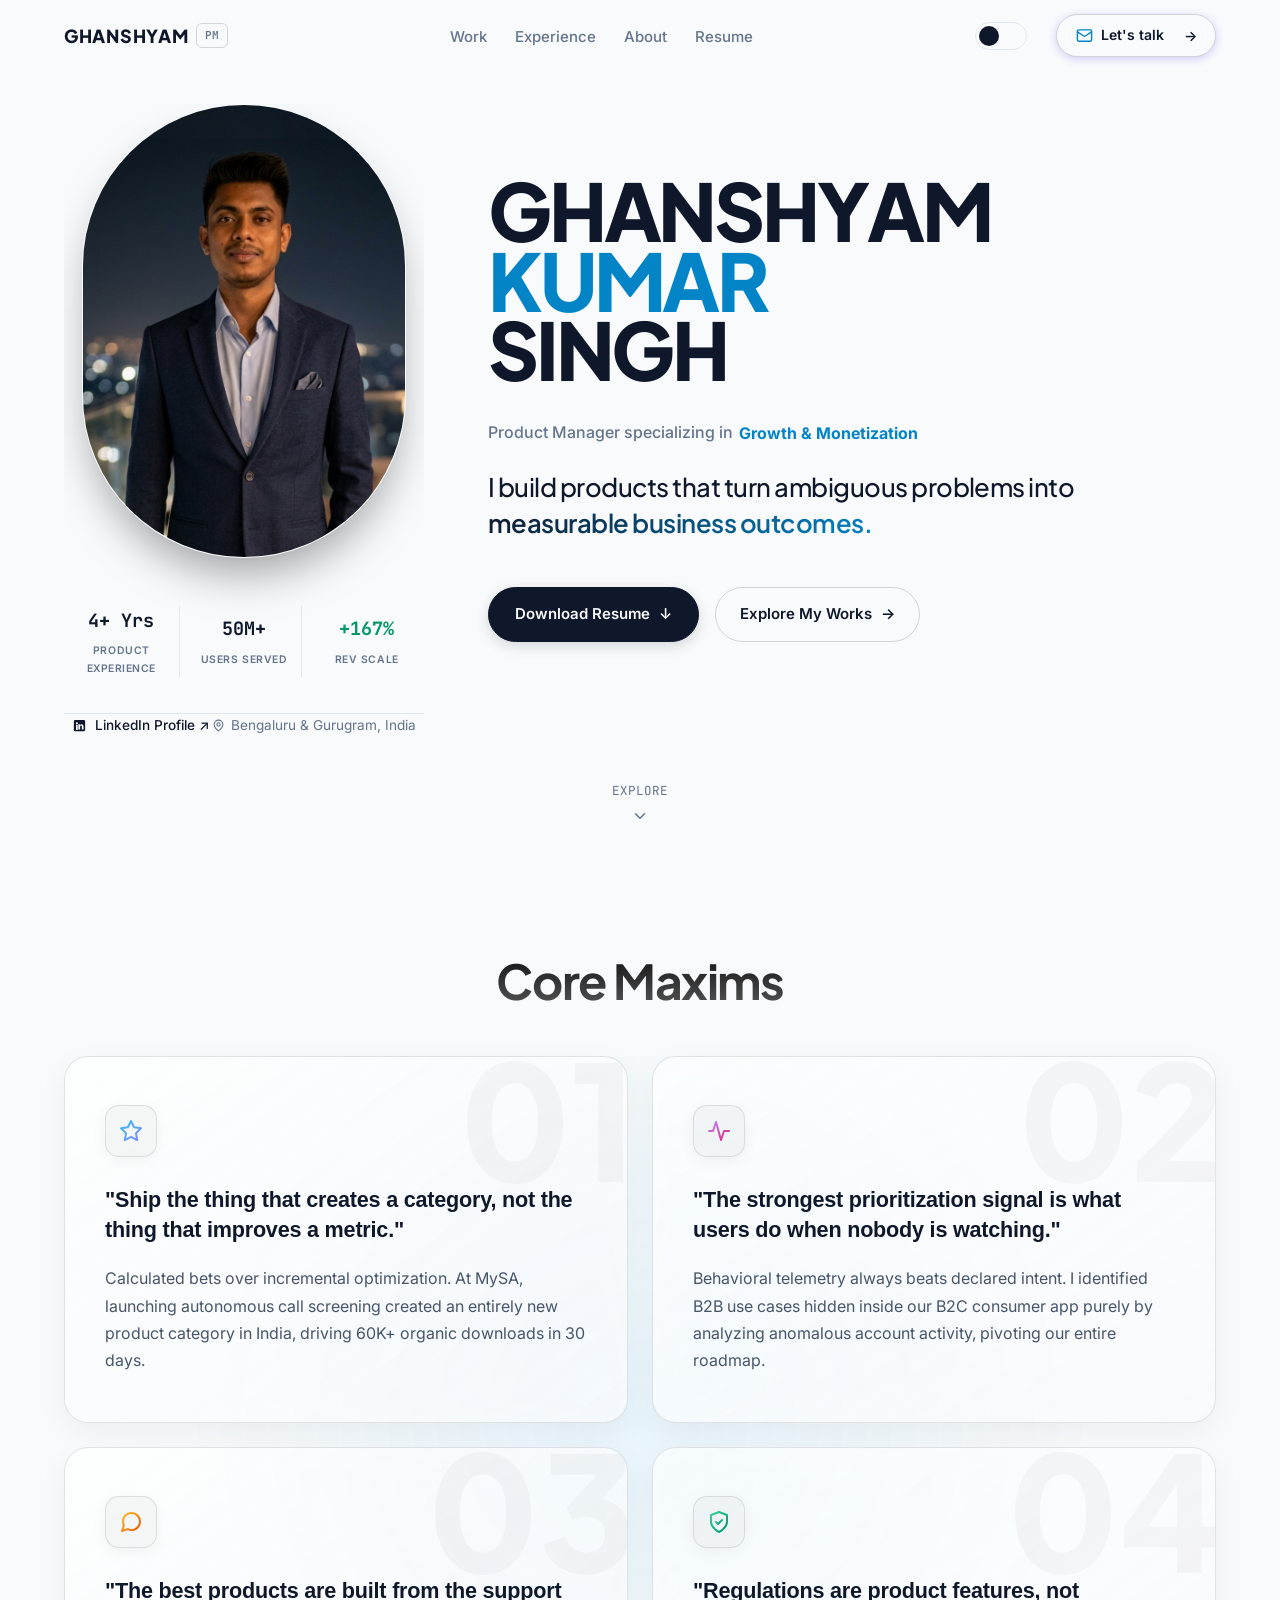
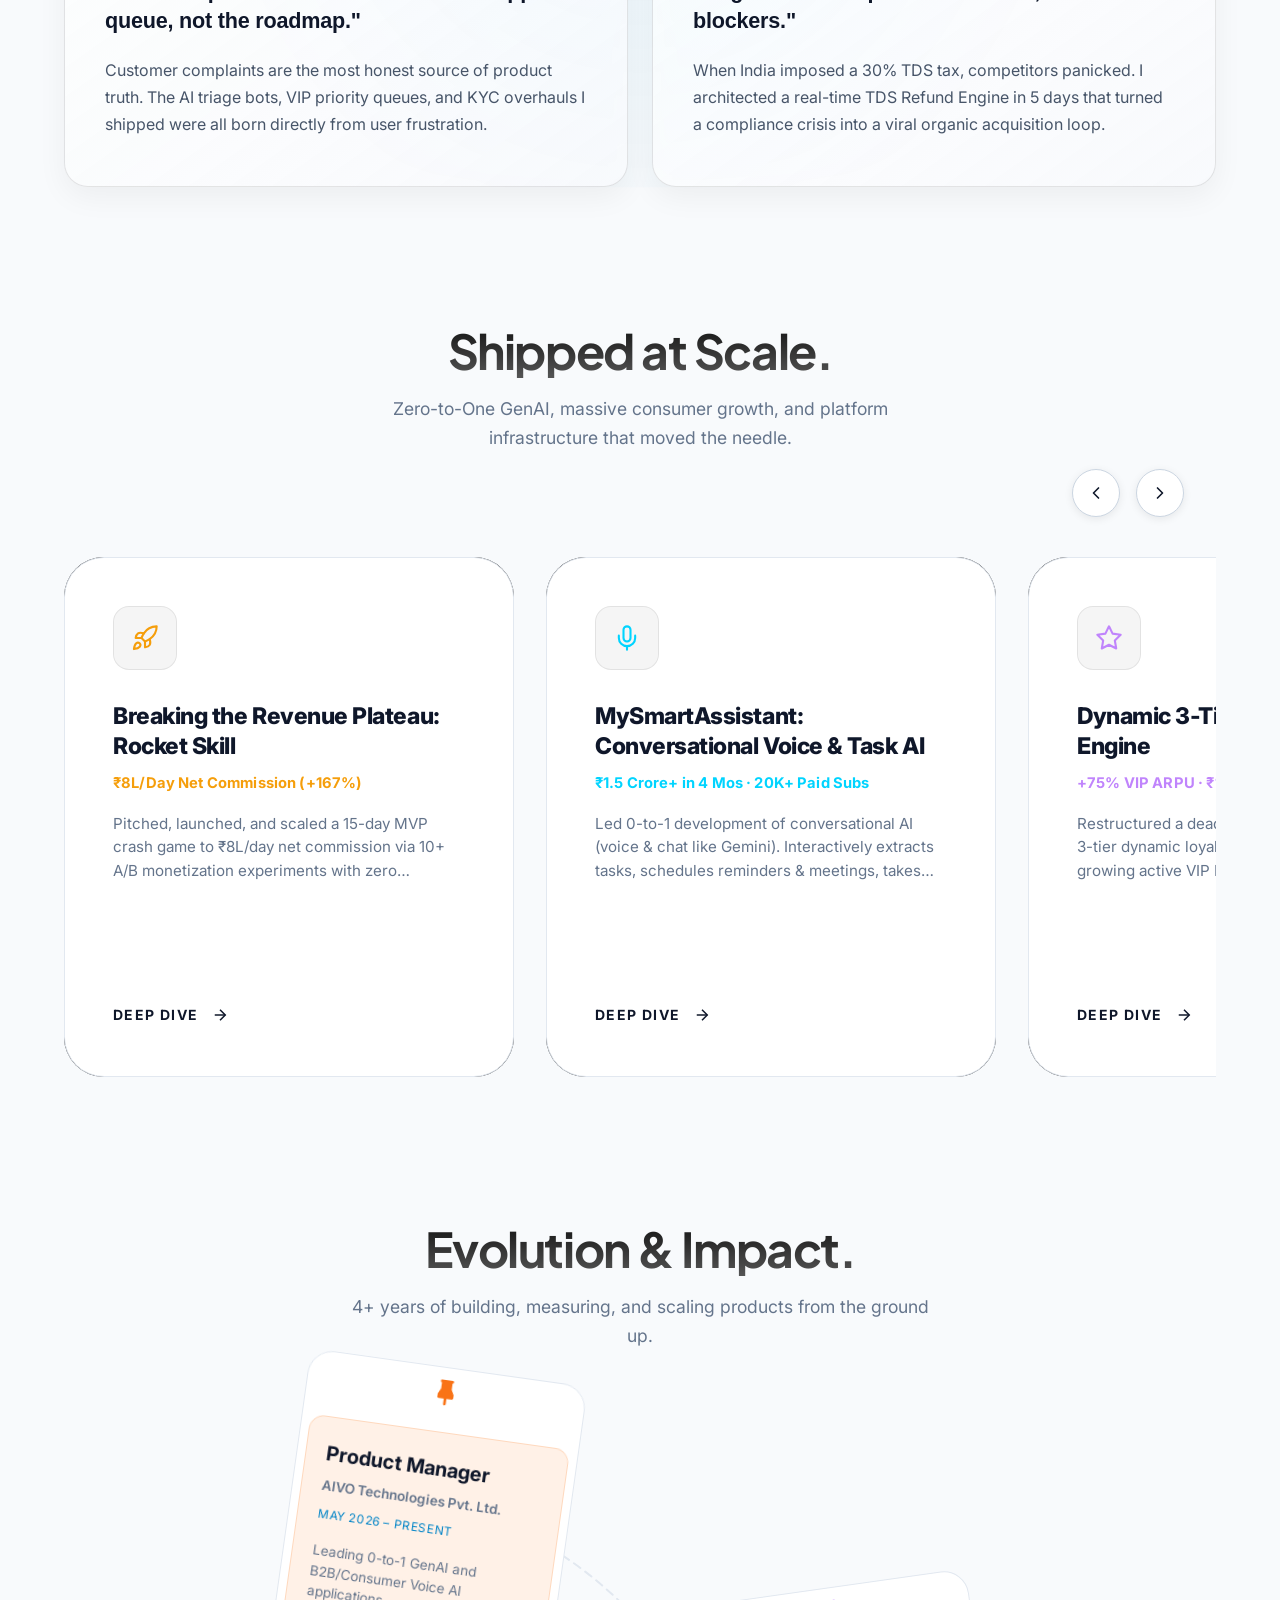
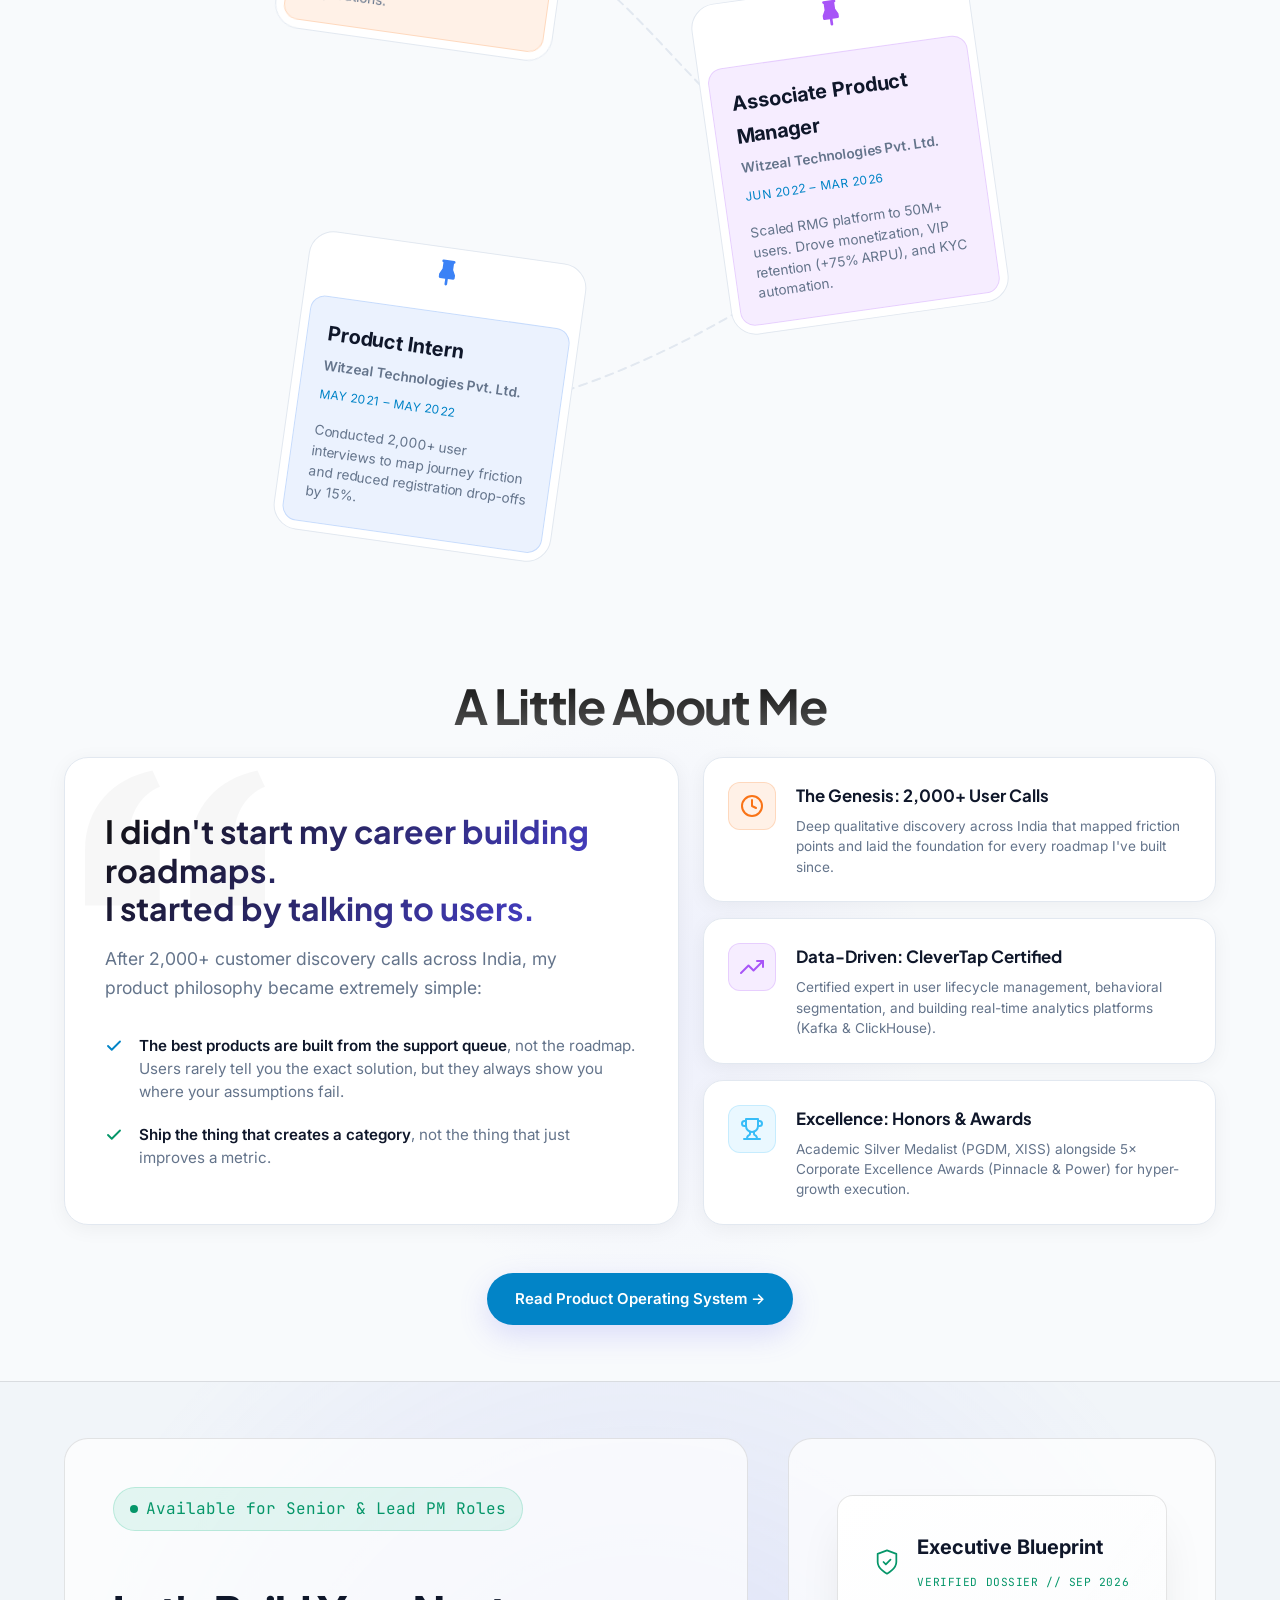
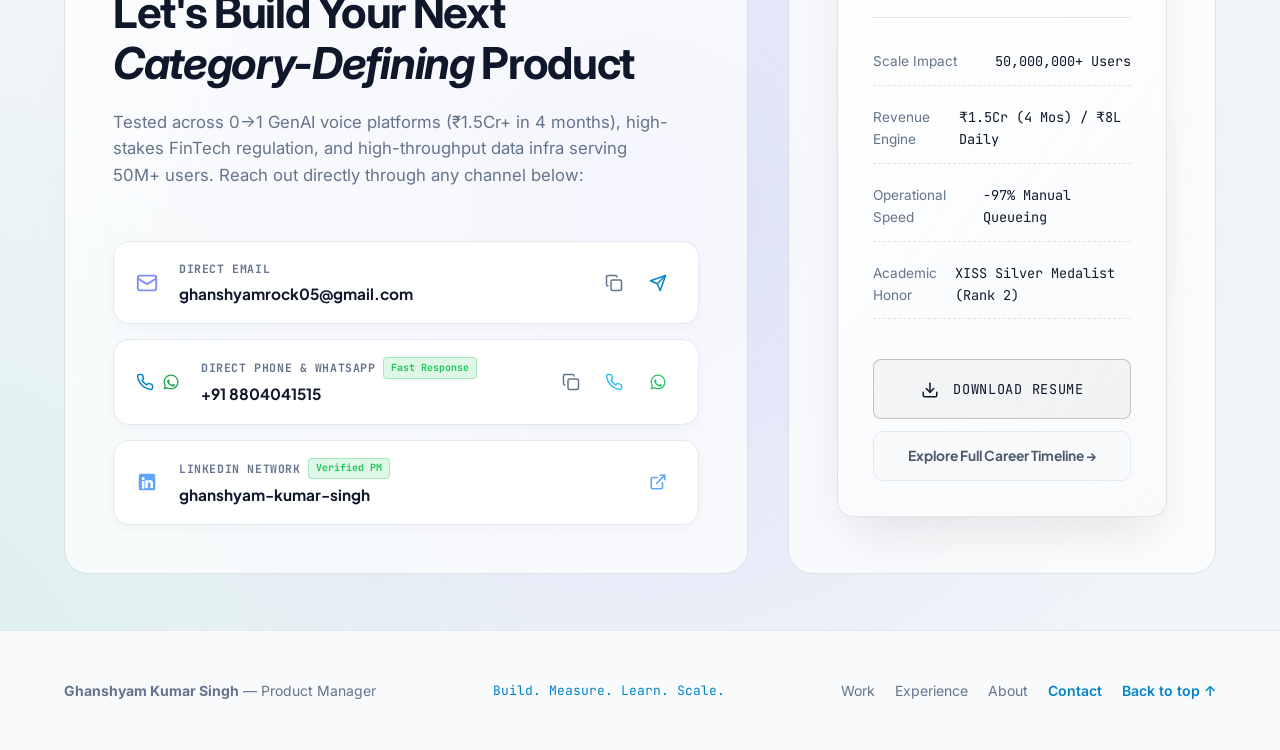
<file: index.html>
<!DOCTYPE html>
<html lang="en">

<head>
  <meta charset="UTF-8">
  <meta name="viewport" content="width=device-width, initial-scale=1.0">
  <title>Ghanshyam Kumar Singh — Product Manager | Growth, Monetization & AI</title>
  <meta name="description"
    content="Product Manager with 4+ years of experience across consumer growth, monetization, B2B SaaS, and GenAI. Scaled products to 50M+ users and 3L+ DAU.">

  <!-- Fonts -->
  <link rel="preconnect" href="https://fonts.googleapis.com">
  <link rel="preconnect" href="https://fonts.gstatic.com" crossorigin>
  <link
    href="https://fonts.googleapis.com/css2?family=Inter:wght@400;500;600;700&family=JetBrains+Mono:wght@500;600;700;800&family=Plus+Jakarta+Sans:wght@600;700;800&display=swap"
    rel="stylesheet">

  <!-- Styles -->
  <link rel="stylesheet" href="styles.css">
  <link rel="stylesheet" href="revamp.css">
</head>

<body>

  <!-- ========================================================================
       1. NAVIGATION BAR
       ======================================================================== -->
  <header class="site-header" id="site-header">
    <div class="header-container">
      <a href="index.html" class="brand-logo" aria-label="Ghanshyam Kumar Singh Home">
        <span>GHANSHYAM</span>
        <span class="brand-badge">PM</span>
      </a>

      <nav aria-label="Main Navigation">
        <ul class="nav-links">
          <li><a href="work.html" class="nav-link">Work</a></li>
          <li><a href="experience.html" class="nav-link">Experience</a></li>
          <li><a href="about.html" class="nav-link">About</a></li>
          <li><a href="Ghanshyam_Kumar_Singh_Resume.pdf" class="nav-link" target="_blank">Resume</a></li>
        </ul>
      </nav>

      <div class="header-actions">
        <!-- Theme Toggle Switch -->
        <div class="theme-switch-wrapper" style="margin-right: 15px;">
          <label class="theme-switch" for="theme-toggle">
            <input type="checkbox" id="theme-toggle" aria-label="Toggle light and dark theme" />
            <span class="slider"></span>
          </label>
        </div>

        <a href="#contact" class="btn-header-cta" aria-label="Let's talk — Contact Ghanshyam" title="Let's talk">
          <svg width="18" height="18" viewBox="0 0 24 24" fill="none" stroke="currentColor" stroke-width="2" stroke-linecap="round" stroke-linejoin="round">
            <rect width="20" height="16" x="2" y="4" rx="2"></rect>
            <path d="m22 7-8.97 5.7a1.94 1.94 0 0 1-2.06 0L2 7"></path>
          </svg>
          <span class="cta-text">Let's talk</span>
          <span class="cta-arrow" aria-hidden="true">→</span>
        </a>

        <!-- Mobile Hamburger Button -->
        <button id="mobile-menu-btn" class="mobile-menu-btn" aria-label="Open navigation menu">
          <svg width="22" height="22" viewBox="0 0 24 24" fill="none" stroke="currentColor" stroke-width="2"
            stroke-linecap="round" stroke-linejoin="round">
            <line x1="3" y1="12" x2="21" y2="12"></line>
            <line x1="3" y1="6" x2="21" y2="6"></line>
            <line x1="3" y1="18" x2="21" y2="18"></line>
          </svg>
        </button>
      </div>
    </div>
  </header>

  <!-- Mobile Drawer Overlay -->
  <div id="mobile-overlay" class="mobile-overlay" aria-hidden="true">
    <div class="mobile-drawer-header">
      <a href="index.html" class="brand-logo" style="text-decoration: none;">
        <span>GHANSHYAM</span>
        <span class="brand-badge" style="font-size: 0.7rem; padding: 0.15rem 0.45rem; background: rgba(99, 102, 241, 0.15); border: 1px solid rgba(99, 102, 241, 0.3); border-radius: 6px; color: var(--accent); font-weight: 800; letter-spacing: 0.05em; margin-left: 0.4rem;">PM</span>
      </a>
      <button class="close-mobile-menu" aria-label="Close menu">
        <svg width="20" height="20" viewBox="0 0 24 24" fill="none" stroke="currentColor" stroke-width="2" stroke-linecap="round" stroke-linejoin="round">
          <line x1="18" y1="6" x2="6" y2="18"></line>
          <line x1="6" y1="6" x2="18" y2="18"></line>
        </svg>
      </button>
    </div>

    <!-- Theme Toggle inside Menu -->
    <div class="mobile-theme-card">
      <div class="mobile-theme-meta">
        <div class="mobile-theme-icon-wrap">
          <svg width="18" height="18" viewBox="0 0 24 24" fill="none" stroke="currentColor" stroke-width="2" stroke-linecap="round" stroke-linejoin="round">
            <circle cx="12" cy="12" r="5"></circle>
            <line x1="12" y1="1" x2="12" y2="3"></line>
            <line x1="12" y1="21" x2="12" y2="23"></line>
            <line x1="4.22" y1="4.22" x2="5.64" y2="5.64"></line>
            <line x1="18.36" y1="18.36" x2="19.78" y2="19.78"></line>
            <line x1="1" y1="12" x2="3" y2="12"></line>
            <line x1="21" y1="12" x2="23" y2="12"></line>
            <line x1="4.22" y1="19.78" x2="5.64" y2="18.36"></line>
            <line x1="18.36" y1="5.64" x2="19.78" y2="4.22"></line>
          </svg>
        </div>
        <div>
          <div class="mobile-theme-title">Theme Mode</div>
          <div class="mobile-theme-status" id="mobile-theme-status">Dark Mode</div>
        </div>
      </div>
      <label class="theme-switch" for="mobile-theme-toggle">
        <input type="checkbox" id="mobile-theme-toggle" aria-label="Toggle light and dark theme" />
        <span class="slider"></span>
      </label>
    </div>

    <!-- Nav Links -->
    <ul class="mobile-nav-list">
      <li><a href="index.html" class="mobile-nav-link active">Home <span>→</span></a></li>
      <li><a href="work.html" class="mobile-nav-link">Case Studies <span>→</span></a></li>
      <li><a href="experience.html" class="mobile-nav-link">Experience <span>→</span></a></li>
      <li><a href="about.html" class="mobile-nav-link">About Me <span>→</span></a></li>
      <li><a href="Ghanshyam_Kumar_Singh_Resume.pdf" class="mobile-nav-link" target="_blank">Download Resume <span>→</span></a></li>
    </ul>

    <!-- Bottom Drawer CTA -->
    <div class="mobile-drawer-cta-wrap">
      <a href="#contact" class="mobile-drawer-cta">
        <svg width="18" height="18" viewBox="0 0 24 24" fill="none" stroke="currentColor" stroke-width="2" stroke-linecap="round" stroke-linejoin="round">
          <rect width="20" height="16" x="2" y="4" rx="2"></rect>
          <path d="m22 7-8.97 5.7a1.94 1.94 0 0 1-2.06 0L2 7"></path>
        </svg>
        <span>Let's talk — Get in touch</span>
        <span aria-hidden="true">→</span>
      </a>
    </div>
  </div>

  <main>
    <!-- ========================================================================
         1. HERO SECTION (Visual Intro: Profile Left · 3-Row Animated Name Right)
         ======================================================================== -->
    <section class="hero-section hero-visual-intro" id="hero">
      <div class="container">
        <div class="hero-grid hero-grid-cinematic">

          <!-- LEFT SIDE: Profile Card -->
          <div class="hero-profile-col hero-waterfall d-1">
            <div class="hero-profile-card">
              <div class="hero-profile-image-box">
                <img src="images/profile.jpg" alt="Ghanshyam Kumar Singh" class="hero-profile-img" loading="eager">
              </div>

              <div class="hero-profile-meta">
                <div class="hero-profile-quick-stats">
                  <div class="hero-quick-stat">
                    <span class="hero-stat-num">4+ Yrs</span>
                    <span class="hero-stat-label">Product Experience</span>
                  </div>
                  <div class="hero-quick-stat">
                    <span class="hero-stat-num">50M+</span>
                    <span class="hero-stat-label">Users Served</span>
                  </div>
                  <div class="hero-quick-stat">
                    <span class="hero-stat-num emerald">+167%</span>
                    <span class="hero-stat-label">Rev Scale</span>
                  </div>
                </div>

                <div class="hero-profile-actions">
                  <a href="https://www.linkedin.com/in/ghanshyam-kumar-singh-8730a120a" target="_blank"
                    rel="noopener noreferrer" class="hero-profile-link" title="LinkedIn Profile">
                    <svg width="15" height="15" viewBox="0 0 24 24" fill="currentColor">
                      <path
                        d="M19 3a2 2 0 0 1 2 2v14a2 2 0 0 1-2 2H5a2 2 0 0 1-2-2V5a2 2 0 0 1 2-2h14m-.5 15.5v-5.3a3.26 3.26 0 0 0-3.26-3.26c-.85 0-1.84.52-2.28 1.3v-1.11h-2.79v8.37h2.79v-4.93c0-.77.62-1.4 1.39-1.4a1.4 1.4 0 0 1 1.4 1.4v4.93h2.75M6.46 10.9v8.37H9.2V10.9H6.46M7.83 6.6a1.66 1.66 0 1 0 0 3.32 1.66 1.66 0 0 0 0-3.32Z" />
                    </svg>
                    <span>LinkedIn Profile ↗</span>
                  </a>
                  <span class="hero-profile-loc">
                    <svg width="13" height="13" viewBox="0 0 24 24" fill="none" stroke="currentColor" stroke-width="2"
                      stroke-linecap="round" stroke-linejoin="round">
                      <path d="M20 10c0 6-8 12-8 12s-8-6-8-12a8 8 0 0 1 16 0Z"></path>
                      <circle cx="12" cy="10" r="3"></circle>
                    </svg>
                    Bengaluru & Gurugram, India
                  </span>
                </div>
              </div>
            </div>
          </div>

          <!-- RIGHT SIDE: 3-Row Parallel Animated Typography + Role + Tagline -->
          <div class="hero-content-col hero-typography-col">

            <!-- 3-Row Parallel Animated Typography -->
            <div class="cinematic-name-stack">
              <!-- Row 1: GHANSHYAM (Coming from TOP in parallel) -->
              <div class="blur-text-row" data-direction="top" aria-label="GHANSHYAM">
                <span class="blur-char" style="--char-index: 0;">G</span>
                <span class="blur-char" style="--char-index: 1;">H</span>
                <span class="blur-char" style="--char-index: 2;">A</span>
                <span class="blur-char" style="--char-index: 3;">N</span>
                <span class="blur-char" style="--char-index: 4;">S</span>
                <span class="blur-char" style="--char-index: 5;">H</span>
                <span class="blur-char" style="--char-index: 6;">Y</span>
                <span class="blur-char" style="--char-index: 7;">A</span>
                <span class="blur-char" style="--char-index: 8;">M</span>
              </div>

              <!-- Row 2: KUMAR (Fading IN PLACE in parallel) -->
              <div class="blur-text-row accent-row" data-direction="none" aria-label="KUMAR">
                <span class="blur-char" style="--char-index: 0;">K</span>
                <span class="blur-char" style="--char-index: 1;">U</span>
                <span class="blur-char" style="--char-index: 2;">M</span>
                <span class="blur-char" style="--char-index: 3;">A</span>
                <span class="blur-char" style="--char-index: 4;">R</span>
              </div>

              <!-- Row 3: SINGH (Coming from BOTTOM in parallel) -->
              <div class="blur-text-row" data-direction="bottom" aria-label="SINGH">
                <span class="blur-char" style="--char-index: 0;">S</span>
                <span class="blur-char" style="--char-index: 1;">I</span>
                <span class="blur-char" style="--char-index: 2;">N</span>
                <span class="blur-char" style="--char-index: 3;">G</span>
                <span class="blur-char" style="--char-index: 4;">H</span>
              </div>
            </div>

            <!-- Role Banner Directly Below Name -->
            <div class="hero-role-badge">
              <span class="role-badge-dot"></span>
              <span>Product Manager specializing in</span>
              <div class="dynamic-text-rotator">
                <span class="rotator-word active">Consumer Products</span>
                <span class="rotator-word">Growth & Monetization</span>
                <span class="rotator-word">Gaming</span>
                <span class="rotator-word">AI Chatbots & Voice</span>
                <span class="rotator-word">0→1 AI Products</span>
                <span class="rotator-word">Platform & Infrastructure</span>
              </div>
            </div>

            <!-- Strategic Tagline -->
            <h2 class="hero-subheadline hero-subheadline-anim"
              style="max-width: 680px; margin-top: 1.5rem; font-size: clamp(1.2rem, 2vw, 1.6rem); font-weight: 500; line-height: 1.4;">
              I build products that turn ambiguous problems into <span class="highlight-gradient">measurable business
                outcomes.</span>
            </h2>

            <!-- Fast Action Row -->
            <div class="hero-actions hero-actions-anim" style="margin-top: 2rem;">
              <a href="Ghanshyam_Kumar_Singh_Resume.pdf" class="btn-primary premium-glow" download>
                <span>Download Resume</span>
                <span aria-hidden="true" class="btn-arrow">↓</span>
              </a>
              <a href="#work" class="btn-secondary ghost-hover premium-border">
                <span>Explore My Works</span>
                <span aria-hidden="true" class="btn-arrow">→</span>
              </a>
            </div>

          </div>

        </div>

        <!-- Scroll Indicator to Section 2 -->
        <div class="hero-scroll-cue">
          <a href="#executive-overview" class="scroll-cue-link" aria-label="Scroll to Executive Overview">
            <span>Explore</span>
            <svg width="18" height="18" viewBox="0 0 24 24" fill="none" stroke="currentColor" stroke-width="2"
              stroke-linecap="round" stroke-linejoin="round" class="bounce-svg">
              <polyline points="6 9 12 15 18 9"></polyline>
            </svg>
          </a>
        </div>

      </div>
    </section>

    <!-- ========================================================================
         2. PRODUCT PHILOSOPHY & METRICS
         ======================================================================== -->
    <section class="overview-section" id="executive-overview" style="padding: 4.5rem 0 3.5rem;">
      <div class="container">
        <header class="text-center max-w-3xl reveal" style="margin: 0 auto 1.5rem auto; text-align: center;">

          <h2 class="section-title">
            Core Maxims</h2>
        </header>
        <div class="reveal" data-delay="100">
          <div class="philosophy-wrapper">
            <div class="animated-bg-glow"></div>
            <div class="philosophy-grid">

              <!-- Card 1: Category Creation -->
              <div class="philosophy-card">
                <div class="maxim-watermark">01</div>
                <div class="content-layer">
                  <div class="card-icon">
                    <svg width="24" height="24" viewBox="0 0 24 24" fill="none" stroke="url(#gradient-blue)"
                      stroke-width="2" stroke-linecap="round" stroke-linejoin="round">
                      <polygon
                        points="12 2 15.09 8.26 22 9.27 17 14.14 18.18 21.02 12 17.77 5.82 21.02 7 14.14 2 9.27 8.91 8.26 12 2">
                      </polygon>
                      <defs>
                        <linearGradient id="gradient-blue" x1="0%" y1="0%" x2="100%" y2="100%">
                          <stop offset="0%" stop-color="#38bdf8" />
                          <stop offset="100%" stop-color="#818cf8" />
                        </linearGradient>
                      </defs>
                    </svg>
                  </div>
                  <h4>"Ship the thing that creates a category, not the thing that improves a metric."</h4>
                  <p>Calculated bets over incremental optimization. At MySA, launching autonomous call screening created
                    an entirely new product category in India, driving 60K+ organic downloads in 30 days.</p>
                </div>
              </div>

              <!-- Card 2: Behavioral Data -->
              <div class="philosophy-card">
                <div class="maxim-watermark">02</div>
                <div class="content-layer">
                  <div class="card-icon">
                    <svg width="24" height="24" viewBox="0 0 24 24" fill="none" stroke="url(#gradient-purple)"
                      stroke-width="2" stroke-linecap="round" stroke-linejoin="round">
                      <path d="M2 12h4l3-9 5 18 3-9h5"></path>
                      <defs>
                        <linearGradient id="gradient-purple" x1="0%" y1="0%" x2="100%" y2="100%">
                          <stop offset="0%" stop-color="#c084fc" />
                          <stop offset="100%" stop-color="#db2777" />
                        </linearGradient>
                      </defs>
                    </svg>
                  </div>
                  <h4>"The strongest prioritization signal is what users do when nobody is watching."</h4>
                  <p>Behavioral telemetry always beats declared intent. I identified B2B use cases hidden inside our B2C
                    consumer app purely by analyzing anomalous account activity, pivoting our entire roadmap.</p>
                </div>
              </div>

              <!-- Card 3: Support Queue -->
              <div class="philosophy-card">
                <div class="maxim-watermark">03</div>
                <div class="content-layer">
                  <div class="card-icon">
                    <svg width="24" height="24" viewBox="0 0 24 24" fill="none" stroke="url(#gradient-orange)"
                      stroke-width="2" stroke-linecap="round" stroke-linejoin="round">
                      <path
                        d="M21 11.5a8.38 8.38 0 0 1-.9 3.8 8.5 8.5 0 0 1-7.6 4.7 8.38 8.38 0 0 1-3.8-.9L3 21l1.9-5.7a8.38 8.38 0 0 1-.9-3.8 8.5 8.5 0 0 1 4.7-7.6 8.38 8.38 0 0 1 3.8-.9h.5a8.48 8.48 0 0 1 8 8v.5z">
                      </path>
                      <defs>
                        <linearGradient id="gradient-orange" x1="0%" y1="0%" x2="100%" y2="100%">
                          <stop offset="0%" stop-color="#fbbf24" />
                          <stop offset="100%" stop-color="#ea580c" />
                        </linearGradient>
                      </defs>
                    </svg>
                  </div>
                  <h4>"The best products are built from the support queue, not the roadmap."</h4>
                  <p>Customer complaints are the most honest source of product truth. The AI triage bots, VIP priority
                    queues, and KYC overhauls I shipped were all born directly from user frustration.</p>
                </div>
              </div>

              <!-- Card 4: Compliance -->
              <div class="philosophy-card">
                <div class="maxim-watermark">04</div>
                <div class="content-layer">
                  <div class="card-icon">
                    <svg width="24" height="24" viewBox="0 0 24 24" fill="none" stroke="url(#gradient-green)"
                      stroke-width="2" stroke-linecap="round" stroke-linejoin="round">
                      <path d="M12 22s8-4 8-10V5l-8-3-8 3v7c0 6 8 10 8 10z"></path>
                      <path d="m9 12 2 2 4-4"></path>
                      <defs>
                        <linearGradient id="gradient-green" x1="0%" y1="0%" x2="100%" y2="100%">
                          <stop offset="0%" stop-color="#34d399" />
                          <stop offset="100%" stop-color="#059669" />
                        </linearGradient>
                      </defs>
                    </svg>
                  </div>
                  <h4>"Regulations are product features, not blockers."</h4>
                  <p>When India imposed a 30% TDS tax, competitors panicked. I architected a real-time TDS Refund Engine
                    in 5 days that turned a compliance crisis into a viral organic acquisition loop.</p>
                </div>
              </div>

            </div>
          </div>
        </div>
      </div>
    </section>

    <!-- ========================================================================
         3. SELECTED WORK (Horizontal Carousel & Modals)
         ======================================================================== -->
    <section class="work-section" id="work" style="padding-top: 3rem;">
      <div class="container">

        <header class="text-center max-w-3xl reveal" style="margin: 0 auto 1rem auto; text-align: center;">

          <h2 class="section-title">
            Shipped at Scale.</h2>
          <p style="color: var(--text-muted); font-size: 1.1rem; max-width: 600px; margin: 0 auto;">Zero-to-One GenAI,
            massive consumer growth, and platform infrastructure that moved the needle.</p>
        </header>

        <div class="carousel-wrapper" style="position: relative; max-width: 1400px; margin: 0 auto;">

          <!-- Navigation Arrows -->
          <div class="carousel-nav"
            style="display: flex; justify-content: flex-end; gap: 1rem; margin-bottom: 1.5rem; padding-right: 2rem;">
            <button onclick="scrollCarousel(-1)" class="carousel-btn">
              <svg width="20" height="20" viewBox="0 0 24 24" fill="none" stroke="currentColor" stroke-width="2"
                stroke-linecap="round" stroke-linejoin="round">
                <path d="m15 18-6-6 6-6" />
              </svg>
            </button>
            <button onclick="scrollCarousel(1)" class="carousel-btn">
              <svg width="20" height="20" viewBox="0 0 24 24" fill="none" stroke="currentColor" stroke-width="2"
                stroke-linecap="round" stroke-linejoin="round">
                <path d="m9 18 6-6-6-6" />
              </svg>
            </button>
          </div>

          <div class="carousel-container 3d-carousel reveal" id="works-carousel">

            <!-- Card 1: Rocket Skill -->
            <div class="card-3d-wrapper" onclick="openCaseModal('modal-rocketskill')">
              <div class="card-3d-content">
                <div class="card-icon-box" style="color: #f59e0b;">
                  <svg width="28" height="28" viewBox="0 0 24 24" fill="none" stroke="currentColor" stroke-width="1.8" stroke-linecap="round" stroke-linejoin="round">
                    <path d="M4.5 16.5c-1.5 1.26-2 5-2 5s3.74-.5 5-2c.71-.84.7-2.13-.09-2.91a2.18 2.18 0 0 0-2.91-.09z"/>
                    <path d="m12 15-3-3a22 22 0 0 1 2-3.95A12.88 12.88 0 0 1 22 2c0 2.72-.78 7.5-6 11a22.35 22.35 0 0 1-4 2z"/>
                    <path d="M9 12H4s.55-3.03 2-4c1.62-1.08 5 0 5 0"/>
                    <path d="M12 15v5s3.03-.55 4-2c1.08-1.62 0-5 0-5"/>
                  </svg>
                </div>
                <h3>Breaking the Revenue Plateau: Rocket Skill</h3>
                <div class="carousel-metric" style="margin-bottom: 1rem; color: #f59e0b;">₹8L/Day Net Commission (+167%)</div>
                <p>Pitched, launched, and scaled a 15-day MVP crash game to ₹8L/day net commission via 10+ A/B monetization experiments with zero promotional burn.</p>
                <div class="card-footer-cta">
                  <span class="cta-text">Deep Dive<span class="cta-underline"></span></span>
                  <svg class="cta-arrow" width="18" height="18" viewBox="0 0 24 24" fill="none" stroke="currentColor" stroke-width="2">
                    <path d="M5 12h14" />
                    <path d="m12 5 7 7-7 7" />
                  </svg>
                </div>
              </div>
              <div class="card-3d-shadow"></div>
            </div>

            <!-- Card 2: MySA -->
            <div class="card-3d-wrapper" onclick="openCaseModal('modal-mysa')">
              <div class="card-3d-content">
                <div class="card-icon-box" style="color: #00d4ff;">
                  <svg width="28" height="28" viewBox="0 0 24 24" fill="none" stroke="currentColor" stroke-width="1.8" stroke-linecap="round" stroke-linejoin="round">
                    <path d="M12 2a3 3 0 0 0-3 3v7a3 3 0 0 0 6 0V5a3 3 0 0 0-3-3Z" />
                    <path d="M19 10v2a7 7 0 0 1-14 0v-2" />
                    <line x1="12" x2="12" y1="19" y2="22" />
                  </svg>
                </div>
                <h3>MySmartAssistant: Conversational Voice & Task AI</h3>
                <div class="carousel-metric" style="margin-bottom: 1rem; color: #00d4ff;">₹1.5 Crore+ in 4 Mos · 20K+ Paid Subs</div>
                <p>Led 0-to-1 development of conversational AI (voice & chat like Gemini). Interactively extracts tasks, schedules reminders & meetings, takes notes, screens inbound calls, and executes autonomous outbound calls.</p>
                <div class="card-footer-cta">
                  <span class="cta-text">Deep Dive<span class="cta-underline"></span></span>
                  <svg class="cta-arrow" width="18" height="18" viewBox="0 0 24 24" fill="none" stroke="currentColor" stroke-width="2">
                    <path d="M5 12h14" />
                    <path d="m12 5 7 7-7 7" />
                  </svg>
                </div>
              </div>
              <div class="card-3d-shadow"></div>
            </div>

            <!-- Card 3: VIP Club -->
            <div class="card-3d-wrapper" onclick="openCaseModal('modal-vip')">
              <div class="card-3d-content">
                <div class="card-icon-box" style="color: #c084fc;">
                  <svg width="28" height="28" viewBox="0 0 24 24" fill="none" stroke="currentColor" stroke-width="1.8" stroke-linecap="round" stroke-linejoin="round">
                    <polygon points="12 2 15.09 8.26 22 9.27 17 14.14 18.18 21.02 12 17.77 5.82 21.02 7 14.14 2 9.27 8.91 8.26 12 2"></polygon>
                  </svg>
                </div>
                <h3>Dynamic 3-Tier VIP Loyalty Engine</h3>
                <div class="carousel-metric" style="margin-bottom: 1rem; color: #c084fc;">+75% VIP ARPU · ₹1.5 Cr/Day Deposits</div>
                <p>Restructured a dead-end ₹5,000 threshold into a 3-tier dynamic loyalty engine (VIP, Plus, Pro), growing active VIP DAU by 44% to 65,000 players.</p>
                <div class="card-footer-cta">
                  <span class="cta-text">Deep Dive<span class="cta-underline"></span></span>
                  <svg class="cta-arrow" width="18" height="18" viewBox="0 0 24 24" fill="none" stroke="currentColor" stroke-width="2">
                    <path d="M5 12h14" />
                    <path d="m12 5 7 7-7 7" />
                  </svg>
                </div>
              </div>
              <div class="card-3d-shadow"></div>
            </div>

            <!-- Card 4: AI Support Copilot -->
            <div class="card-3d-wrapper" onclick="openCaseModal('modal-crmai')">
              <div class="card-3d-content">
                <div class="card-icon-box" style="color: #fb7185;">
                  <svg width="28" height="28" viewBox="0 0 24 24" fill="none" stroke="currentColor" stroke-width="1.8" stroke-linecap="round" stroke-linejoin="round">
                    <path d="M21 15a2 2 0 0 1-2 2H7l-4 4V5a2 2 0 0 1 2-2h14a2 2 0 0 1 2 2z"/>
                    <circle cx="9" cy="10" r="1"/>
                    <circle cx="15" cy="10" r="1"/>
                    <path d="M9.5 13a3.5 3.5 0 0 0 5 0"/>
                  </svg>
                </div>
                <h3>AI Support Automation & Copilot Engine</h3>
                <div class="carousel-metric" style="margin-bottom: 1rem; color: #fb7185;"><2 Min FRT · 50% Deflected · CSAT 4.2</div>
                <p>Deployed an L1 RAG triage bot and Agent Helper AI Copilot inside Freshchat, deflecting 40–50% of routine tickets and slashing response times from >6h to <2m.</p>
                <div class="card-footer-cta">
                  <span class="cta-text">Deep Dive<span class="cta-underline"></span></span>
                  <svg class="cta-arrow" width="18" height="18" viewBox="0 0 24 24" fill="none" stroke="currentColor" stroke-width="2">
                    <path d="M5 12h14" />
                    <path d="m12 5 7 7-7 7" />
                  </svg>
                </div>
              </div>
              <div class="card-3d-shadow"></div>
            </div>

            <!-- Card 5: KYC & TDS -->
            <div class="card-3d-wrapper" onclick="openCaseModal('modal-kyc')">
              <div class="card-3d-content">
                <div class="card-icon-box" style="color: #10b981;">
                  <svg width="28" height="28" viewBox="0 0 24 24" fill="none" stroke="currentColor" stroke-width="1.8" stroke-linecap="round" stroke-linejoin="round">
                    <path d="M12 22s8-4 8-10V5l-8-3-8 3v7c0 6 8 10 8 10z"/>
                    <polyline points="9 12 11 14 15 10"/>
                  </svg>
                </div>
                <h3>Real-Time Identity & 30% TDS Engine</h3>
                <div class="carousel-metric" style="margin-bottom: 1rem; color: #10b981;">-97% Review Queue · <1 Min TAT</div>
                <p>Engineered zero-upload PAN verification with 95% phonetic name-matching and shipped a Section 194BA 30% TDS bonus refund loop in 5 days, cutting review queues by 97%.</p>
                <div class="card-footer-cta">
                  <span class="cta-text">Deep Dive<span class="cta-underline"></span></span>
                  <svg class="cta-arrow" width="18" height="18" viewBox="0 0 24 24" fill="none" stroke="currentColor" stroke-width="2">
                    <path d="M5 12h14" />
                    <path d="m12 5 7 7-7 7" />
                  </svg>
                </div>
              </div>
              <div class="card-3d-shadow"></div>
            </div>

            <!-- Card 6: GrowthTap -->
            <div class="card-3d-wrapper" onclick="openCaseModal('modal-growthtap')">
              <div class="card-3d-content">
                <div class="card-icon-box" style="color: #818cf8;">
                  <svg width="28" height="28" viewBox="0 0 24 24" fill="none" stroke="currentColor" stroke-width="1.8" stroke-linecap="round" stroke-linejoin="round">
                    <ellipse cx="12" cy="5" rx="9" ry="3"/>
                    <path d="M21 12c0 1.66-4 3-9 3s-9-1.34-9-3"/>
                    <path d="M3 5v14c0 1.66 4 3 9 3s9-1.34 9-3V5"/>
                  </svg>
                </div>
                <h3>GrowthTap: In-House Kafka & ClickHouse</h3>
                <div class="carousel-metric" style="margin-bottom: 1rem; color: #818cf8;">$50,000/Yr Saved · Sub-Second Ingestion</div>
                <p>Architected an internal Kafka + ClickHouse event streaming platform tracking 50M+ users with sub-second ingestion, eliminating a $50K/yr SaaS dependency.</p>
                <div class="card-footer-cta">
                  <span class="cta-text">Deep Dive<span class="cta-underline"></span></span>
                  <svg class="cta-arrow" width="18" height="18" viewBox="0 0 24 24" fill="none" stroke="currentColor" stroke-width="2">
                    <path d="M5 12h14" />
                    <path d="m12 5 7 7-7 7" />
                  </svg>
                </div>
              </div>
              <div class="card-3d-shadow"></div>
            </div>

            <!-- Card 7: Poker All-In Insurance -->
            <div class="card-3d-wrapper" onclick="openCaseModal('modal-poker-insurance')">
              <div class="card-3d-content">
                <div class="card-icon-box" style="color: #f59e0b;">
                  <svg width="28" height="28" viewBox="0 0 24 24" fill="none" stroke="currentColor" stroke-width="1.8" stroke-linecap="round" stroke-linejoin="round">
                    <rect x="2" y="5" width="20" height="14" rx="2"/>
                    <line x1="2" y1="10" x2="22" y2="10"/>
                  </svg>
                </div>
                <h3>Poker All-In Insurance & RMG Monetization</h3>
                <div class="carousel-metric" style="margin-bottom: 1rem; color: #f59e0b;">+20% ARPU · Table Variance Hedging · NGR Lift</div>
                <p>Designed and shipped real-time table insurance for Texas Hold'em poker, smoothing bankroll variance during showdown bad beats. Extended table session depth and expanded Net Gaming Revenue (NGR).</p>
                <div class="card-footer-cta">
                  <span class="cta-text">Deep Dive<span class="cta-underline"></span></span>
                  <svg class="cta-arrow" width="18" height="18" viewBox="0 0 24 24" fill="none" stroke="currentColor" stroke-width="2">
                    <path d="M5 12h14" />
                    <path d="m12 5 7 7-7 7" />
                  </svg>
                </div>
              </div>
              <div class="card-3d-shadow"></div>
            </div>

            <!-- Card 8: Customer Obsession / Research -->
            <div class="card-3d-wrapper" onclick="openCaseModal('modal-research')">
              <div class="card-3d-content">
                <div class="card-icon-box" style="color: #38bdf8;">
                  <svg width="28" height="28" viewBox="0 0 24 24" fill="none" stroke="currentColor" stroke-width="1.8" stroke-linecap="round" stroke-linejoin="round">
                    <circle cx="12" cy="12" r="10"/>
                    <polygon points="16.24 7.76 14.12 14.12 7.76 16.24 9.88 9.88 16.24 7.76"/>
                  </svg>
                </div>
                <h3>D0–D7 Onboarding & Habit-Forming Loops</h3>
                <div class="carousel-metric" style="margin-bottom: 1rem; color: #38bdf8;">12% → 25% D7 Retention · -20% Bonus Burn</div>
                <p>Synthesized 2,000+ customer discovery interviews to overhaul new-player activation. Replaced cognitive overload with campaign-to-game journeys, doubling D7 retention to 25%.</p>
                <div class="card-footer-cta">
                  <span class="cta-text">Deep Dive<span class="cta-underline"></span></span>
                  <svg class="cta-arrow" width="18" height="18" viewBox="0 0 24 24" fill="none" stroke="currentColor" stroke-width="2">
                    <path d="M5 12h14" />
                    <path d="m12 5 7 7-7 7" />
                  </svg>
                </div>
              </div>
              <div class="card-3d-shadow"></div>
            </div>

          </div>
        </div>
      </div>
    </section>

    <!-- ========================================================================
         4. CAREER TIMELINE
         ======================================================================== -->
    <section class="timeline-section" id="career-timeline"
      style="padding: 3.5rem 0; position: relative; background: var(--bg-main); overflow: hidden;">

      <div class="container" style="position: relative; z-index: 10;">
        <header class="text-center max-w-3xl reveal" style="margin: 0 auto 1rem auto; text-align: center;">

          <h2 class="section-title">
            Evolution & Impact.</h2>
          <p style="color: var(--text-muted); font-size: 1.1rem; max-width: 600px; margin: 0 auto;">4+ years of
            building, measuring, and scaling products from the ground up.</p>
        </header>

        <div class="timeline-wrapper" style="position: relative; max-width: 1000px; margin: 0 auto; min-height: 800px;">

          <!-- The continuous SVG line (Hidden on Mobile) -->
          <svg class="timeline-svg desktop-only" viewBox="0 0 1000 800" preserveAspectRatio="none"
            style="position: absolute; top: 0; left: 0; width: 100%; height: 100%; pointer-events: none; z-index: 0;">
            <path d="M 290 150 C 500 150, 550 400, 710 400 C 850 400, 500 650, 290 650" class="timeline-path"
              stroke="var(--border-color)" stroke-width="2" stroke-dasharray="8 6" fill="none" stroke-linecap="round"
              vector-effect="non-scaling-stroke" />
          </svg>

          <!-- Node 1: AIVO -->
          <div class="timeline-card pos-1 rotate-8" onclick="window.location.href='experience.html'">
            <div class="timeline-card-inner">
              <svg class="pin-icon text-orange" width="32" height="32" viewBox="0 0 24 24" fill="currentColor">
                <path stroke="none" d="M0 0h24v24H0z" fill="none" />
                <path
                  d="M16 3a1 1 0 0 1 .117 1.993l-.117 .007v4.764l1.894 3.789a1 1 0 0 1 .1 .331l.006 .116v2a1 1 0 0 1 -.883 .993l-.117 .007h-4v4a1 1 0 0 1 -1.993 .117l-.007 -.117v-4h-4a1 1 0 0 1 -.993 -.883l-.007 -.117v-2a1 1 0 0 1 .06 -.34l.046 -.107l1.894 -3.791v-4.762a1 1 0 0 1 -.117 -1.993l.117 -.007h8z" />
              </svg>
              <div class="timeline-content orange-theme">
                <h3>Product Manager</h3>
                <p class="timeline-company">AIVO Technologies Pvt. Ltd.</p>
                <p class="timeline-date">May 2026 – Present</p>
                <p class="timeline-desc">Leading 0-to-1 GenAI and B2B/Consumer Voice AI applications.</p>
              </div>
            </div>
          </div>

          <!-- Node 2: Witzeal APM -->
          <div class="timeline-card pos-2 rotate-neg-8" onclick="window.location.href='experience.html'">
            <div class="timeline-card-inner">
              <svg class="pin-icon text-purple" width="32" height="32" viewBox="0 0 24 24" fill="currentColor">
                <path stroke="none" d="M0 0h24v24H0z" fill="none" />
                <path
                  d="M16 3a1 1 0 0 1 .117 1.993l-.117 .007v4.764l1.894 3.789a1 1 0 0 1 .1 .331l.006 .116v2a1 1 0 0 1 -.883 .993l-.117 .007h-4v4a1 1 0 0 1 -1.993 .117l-.007 -.117v-4h-4a1 1 0 0 1 -.993 -.883l-.007 -.117v-2a1 1 0 0 1 .06 -.34l.046 -.107l1.894 -3.791v-4.762a1 1 0 0 1 -.117 -1.993l.117 -.007h8z" />
              </svg>
              <div class="timeline-content purple-theme">
                <h3>Associate Product Manager</h3>
                <p class="timeline-company">Witzeal Technologies Pvt. Ltd.</p>
                <p class="timeline-date">Jun 2022 – Mar 2026</p>
                <p class="timeline-desc">Scaled RMG platform to 50M+ users. Drove monetization, VIP retention (+75%
                  ARPU), and KYC automation.</p>
              </div>
            </div>
          </div>

          <!-- Node 3: Witzeal Intern -->
          <div class="timeline-card pos-3 rotate-8" onclick="window.location.href='experience.html'">
            <div class="timeline-card-inner">
              <svg class="pin-icon text-blue" width="32" height="32" viewBox="0 0 24 24" fill="currentColor">
                <path stroke="none" d="M0 0h24v24H0z" fill="none" />
                <path
                  d="M16 3a1 1 0 0 1 .117 1.993l-.117 .007v4.764l1.894 3.789a1 1 0 0 1 .1 .331l.006 .116v2a1 1 0 0 1 -.883 .993l-.117 .007h-4v4a1 1 0 0 1 -1.993 .117l-.007 -.117v-4h-4a1 1 0 0 1 -.993 -.883l-.007 -.117v-2a1 1 0 0 1 .06 -.34l.046 -.107l1.894 -3.791v-4.762a1 1 0 0 1 -.117 -1.993l.117 -.007h8z" />
              </svg>
              <div class="timeline-content blue-theme">
                <h3>Product Intern</h3>
                <p class="timeline-company">Witzeal Technologies Pvt. Ltd.</p>
                <p class="timeline-date">May 2021 – May 2022</p>
                <p class="timeline-desc">Conducted 2,000+ user interviews to map journey friction and reduced
                  registration drop-offs by 15%.</p>
              </div>
            </div>
          </div>

        </div>
      </div>
    </section>

    <!-- ========================================================================
         7. ABOUT ME (Bento Box Layout)
         ======================================================================== -->
    <section class="about-section" id="about"
      style="padding: 3.5rem 0; position: relative; overflow: hidden; background: var(--bg-main);">
      <!-- Animated Background Radial Gradient -->
      <div class="bento-bg-glow"></div>

      <div class="container" style="position: relative; z-index: 10;">
        <header class="text-center max-w-3xl reveal" style="margin: 0 auto 1.5rem auto; text-align: center;">

          <h2 class="section-title">
            A Little About Me</h2>
        </header>

        <div class="bento-grid reveal" data-delay="100">

          <!-- LEFT COLUMN: The Narrative -->
          <div class="bento-card narrative-card">
            <svg class="bento-quote-icon" width="48" height="48" viewBox="0 0 24 24" fill="currentColor">
              <path
                d="M14.017 21v-7.391c0-5.704 3.731-9.57 8.983-10.609l.995 2.151c-2.432.917-3.995 3.638-3.995 5.849h4v10h-9.983zm-14.017 0v-7.391c0-5.704 3.748-9.57 9-10.609l.996 2.151c-2.433.917-3.996 3.638-3.996 5.849h3.983v10h-9.983z" />
            </svg>
            <div class="narrative-content">
              <h3>I didn't start my career building roadmaps.<br />I started by talking to users.</h3>
              <p>After 2,000+ customer discovery calls across India, my product philosophy became extremely simple:</p>

              <ul class="philosophy-list">
                <li>
                  <svg width="18" height="18" viewBox="0 0 24 24" fill="none" stroke="var(--accent)" stroke-width="2.5"
                    stroke-linecap="round" stroke-linejoin="round">
                    <polyline points="20 6 9 17 4 12"></polyline>
                  </svg>
                  <span><strong>The best products are built from the support queue</strong>, not the roadmap. Users
                    rarely tell you the exact solution, but they always show you where your assumptions fail.</span>
                </li>
                <li>
                  <svg width="18" height="18" viewBox="0 0 24 24" fill="none" stroke="var(--accent-emerald)"
                    stroke-width="2.5" stroke-linecap="round" stroke-linejoin="round">
                    <polyline points="20 6 9 17 4 12"></polyline>
                  </svg>
                  <span><strong>Ship the thing that creates a category</strong>, not the thing that just improves a
                    metric.</span>
                </li>
              </ul>
            </div>
          </div>

          <!-- RIGHT COLUMN: The Credentials -->
          <div class="bento-credentials">

            <div class="bento-card credential-card hover-lift">
              <div class="cred-icon orange">
                <svg width="24" height="24" viewBox="0 0 24 24" fill="none" stroke="currentColor" stroke-width="2"
                  stroke-linecap="round" stroke-linejoin="round">
                  <circle cx="12" cy="12" r="10"></circle>
                  <polyline points="12 6 12 12 16 14"></polyline>
                </svg>
              </div>
              <div>
                <h4>The Genesis: 2,000+ User Calls</h4>
                <p>Deep qualitative discovery across India that mapped friction points and laid the foundation for every
                  roadmap I've built since.</p>
              </div>
            </div>

            <div class="bento-card credential-card hover-lift">
              <div class="cred-icon purple">
                <svg width="24" height="24" viewBox="0 0 24 24" fill="none" stroke="currentColor" stroke-width="2"
                  stroke-linecap="round" stroke-linejoin="round">
                  <polyline points="23 6 13.5 15.5 8.5 10.5 1 18"></polyline>
                  <polyline points="17 6 23 6 23 12"></polyline>
                </svg>
              </div>
              <div>
                <h4>Data-Driven: CleverTap Certified</h4>
                <p>Certified expert in user lifecycle management, behavioral segmentation, and building real-time
                  analytics platforms (Kafka & ClickHouse).</p>
              </div>
            </div>

            <div class="bento-card credential-card hover-lift">
              <div class="cred-icon blue">
                <svg width="24" height="24" viewBox="0 0 24 24" fill="none" stroke="currentColor" stroke-width="2"
                  stroke-linecap="round" stroke-linejoin="round">
                  <path d="M6 9H4.5a2.5 2.5 0 0 1 0-5H6"></path>
                  <path d="M18 9h1.5a2.5 2.5 0 0 0 0-5H18"></path>
                  <path d="M4 22h16"></path>
                  <path d="M10 14.66V17c0 .55-.47.98-.97 1.21C7.85 18.75 7 20.24 7 22"></path>
                  <path d="M14 14.66V17c0 .55.47.98.97 1.21C16.15 18.75 17 20.24 17 22"></path>
                  <path d="M18 2H6v7a6 6 0 0 0 12 0V2z"></path>
                </svg>
              </div>
              <div>
                <h4>Excellence: Honors & Awards</h4>
                <p>Academic Silver Medalist (PGDM, XISS) alongside 5× Corporate Excellence Awards (Pinnacle & Power) for
                  hyper-growth execution.</p>
              </div>
            </div>

          </div>
        </div>

        <div class="text-center mt-12 reveal" style="text-align: center; margin-top: 3rem;">
          <a href="about.html" class="btn-primary"
            style="padding: 0.85rem 1.75rem; border-radius: 999px; box-shadow: 0 10px 30px rgba(99,102,241,0.2);">
            <span>Read Product Operating System →</span>
          </a>
        </div>
      </div>
    </section>

    <!-- ========================================================================
         8. EXECUTIVE CONTACT & CONNECT COMMAND CENTER
         ======================================================================== -->
    <section class="vip-access-section contact-hub-section" id="contact">
      <!-- Hidden anchor for backwards-compatibility -->
      <div id="vip-access" style="position: absolute; top: 0; left: 0; width: 1px; height: 1px; opacity: 0; pointer-events: none;"></div>

      <!-- Ambient Mesh Glow -->
      <div class="mesh-glow-bg"></div>

      <div class="container" style="position: relative; z-index: 10;">
        <div class="vip-grid contact-hub-grid reveal" data-delay="100">

          <!-- LEFT CANVAS: Executive Channels & Availability -->
          <div class="vip-canvas invitation-canvas contact-invitation-canvas">
            <div class="contact-pill-cluster">
              <span class="status-pill mb-0 inline-flex">
                <span class="pulse-dot-green"></span>
                <span class="pill-label">Available for Senior & Lead PM Roles</span>
              </span>
            </div>

            <h2 class="vip-headline contact-main-headline">
              Let's Build Your Next <span class="text-glow">Category-Defining</span> Product
            </h2>

            <p class="vip-subtext contact-subtext">
              Tested across 0→1 GenAI voice platforms (₹1.5Cr+ in 4 months), high-stakes FinTech regulation, and high-throughput data infra serving 50M+ users. Reach out directly through any channel below:
            </p>

            <!-- DIRECT CONTACT CHANNELS (Consolidated 3 Executive Channels) -->
            <div class="contact-channel-grid">
              
              <!-- Channel 1: Email -->
              <div class="contact-channel-card">
                <div class="channel-card-main">
                  <div class="channel-card-icon email-icon-wrap" aria-hidden="true">
                    <svg width="22" height="22" viewBox="0 0 24 24" fill="none" stroke="currentColor" stroke-width="2" stroke-linecap="round" stroke-linejoin="round">
                      <rect width="20" height="16" x="2" y="4" rx="2"></rect>
                      <path d="m22 7-8.97 5.7a1.94 1.94 0 0 1-2.06 0L2 7"></path>
                    </svg>
                  </div>
                  <div class="channel-card-info">
                    <span class="channel-label">Direct Email</span>
                    <a href="mailto:ghanshyamrock05@gmail.com?subject=Product%20Manager%20Role%20Discussion&body=Hi%20Ghanshyam,%0A%0AI%20reviewed%20your%20product%20portfolio%20and%20would%20like%20to%20connect%20regarding%20a%20Product%20Manager%20role." class="channel-value" title="Send Email">ghanshyamrock05@gmail.com</a>
                  </div>
                </div>
                <div class="channel-actions">
                  <button class="channel-icon-btn copy-email-btn" data-copy-email="ghanshyamrock05@gmail.com" title="Copy Email Address" aria-label="Copy Email Address">
                    <svg width="18" height="18" viewBox="0 0 24 24" fill="none" stroke="currentColor" stroke-width="2" stroke-linecap="round" stroke-linejoin="round"><rect width="14" height="14" x="8" y="8" rx="2" ry="2"></rect><path d="M4 16c-1.1 0-2-.9-2-2V4c0-1.1.9-2 2-2h10c1.1 0 2 .9 2 2"></path></svg>
                  </button>
                  <a href="mailto:ghanshyamrock05@gmail.com?subject=Product%20Manager%20Role%20Discussion&body=Hi%20Ghanshyam,%0A%0AI%20reviewed%20your%20product%20portfolio%20and%20would%20like%20to%20connect%20regarding%20a%20Product%20Manager%20role." class="channel-icon-btn channel-icon-primary" title="Compose Email" aria-label="Compose Email">
                    <svg width="18" height="18" viewBox="0 0 24 24" fill="none" stroke="currentColor" stroke-width="2" stroke-linecap="round" stroke-linejoin="round">
                      <path d="M22 2L11 13" />
                      <path d="M22 2L15 22L11 13L2 9L22 2Z" />
                    </svg>
                  </a>
                </div>
              </div>

              <!-- Channel 2: Phone & WhatsApp Combined in Same Box -->
              <div class="contact-channel-card contact-channel-phone-wa">
                <div class="channel-card-main">
                  <div class="channel-card-icon dual-phone-wa-wrap" aria-hidden="true" title="Call & WhatsApp Available">
                    <!-- Phone Icon -->
                    <svg class="icon-phone" width="18" height="18" viewBox="0 0 24 24" fill="none" stroke="currentColor" stroke-width="2" stroke-linecap="round" stroke-linejoin="round">
                      <path d="M22 16.92v3a2 2 0 0 1-2.18 2 19.79 19.79 0 0 1-8.63-3.07 19.5 19.5 0 0 1-6-6 19.79 19.79 0 0 1-3.07-8.67A2 2 0 0 1 4.11 2h3a2 2 0 0 1 2 1.72 12.84 12.84 0 0 0 .7 2.81 2 2 0 0 1-.45 2.11L8.09 9.91a16 16 0 0 0 6 6l1.27-1.27a2 2 0 0 1 2.11-.45 12.84 12.84 0 0 0 2.81.7A2 2 0 0 1 22 16.92z"></path>
                    </svg>
                    <!-- WhatsApp Icon -->
                    <svg class="icon-wa" width="18" height="18" viewBox="0 0 24 24" fill="currentColor">
                      <path d="M12.04 2c-5.46 0-9.91 4.45-9.91 9.91 0 1.75.46 3.45 1.32 4.95L2.05 22l5.25-1.38c1.45.79 3.08 1.21 4.74 1.21 5.46 0 9.91-4.45 9.91-9.91 0-2.65-1.03-5.14-2.9-7.01A9.816 9.816 0 0 0 12.04 2m.01 1.67c2.2 0 4.26.86 5.82 2.42a8.225 8.225 0 0 1 2.41 5.83c0 4.54-3.7 8.24-8.24 8.24-1.48 0-2.93-.4-4.2-1.15l-.3-.18-3.12.82.83-3.04-.2-.31a8.19 8.19 0 0 1-1.26-4.38c0-4.54 3.7-8.24 8.24-8.24m4.52 11.66c-.25-.13-1.47-.72-1.7-.81-.23-.08-.39-.13-.56.13-.17.25-.64.81-.79.97-.14.17-.29.19-.54.06-.25-.13-1.06-.39-2.02-1.25-.75-.67-1.26-1.5-1.4-1.75-.15-.25-.02-.39.11-.51.11-.11.25-.29.37-.43.13-.15.17-.25.25-.42.08-.17.04-.31-.02-.44-.06-.13-.56-1.35-.77-1.85-.2-.49-.41-.42-.56-.43h-.48c-.17 0-.44.06-.67.31-.23.25-.88.86-.88 2.1 0 1.24.9 2.44 1.03 2.61.13.17 1.77 2.71 4.3 3.79.6.26 1.07.41 1.44.53.61.19 1.16.17 1.6.1.49-.07 1.47-.6 1.68-1.18.21-.58.21-1.07.15-1.18-.06-.11-.22-.17-.47-.3z"/>
                    </svg>
                  </div>
                  <div class="channel-card-info">
                    <span class="channel-label">Direct Phone & WhatsApp <span class="response-badge">Fast Response</span></span>
                    <a href="tel:+918804041515" class="channel-value" title="Call or WhatsApp">+91 8804041515</a>
                  </div>
                </div>
                <div class="channel-actions">
                  <button class="channel-icon-btn copy-phone-btn" data-copy-phone="+918804041515" title="Copy Phone Number" aria-label="Copy Phone Number">
                    <svg width="18" height="18" viewBox="0 0 24 24" fill="none" stroke="currentColor" stroke-width="2" stroke-linecap="round" stroke-linejoin="round"><rect width="14" height="14" x="8" y="8" rx="2" ry="2"></rect><path d="M4 16c-1.1 0-2-.9-2-2V4c0-1.1.9-2 2-2h10c1.1 0 2 .9 2 2"></path></svg>
                  </button>
                  <a href="tel:+918804041515" class="channel-icon-btn channel-icon-call" title="Call Directly" aria-label="Call Directly">
                    <svg width="18" height="18" viewBox="0 0 24 24" fill="none" stroke="currentColor" stroke-width="2" stroke-linecap="round" stroke-linejoin="round"><path d="M22 16.92v3a2 2 0 0 1-2.18 2 19.79 19.79 0 0 1-8.63-3.07 19.5 19.5 0 0 1-6-6 19.79 19.79 0 0 1-3.07-8.67A2 2 0 0 1 4.11 2h3a2 2 0 0 1 2 1.72 12.84 12.84 0 0 0 .7 2.81 2 2 0 0 1-.45 2.11L8.09 9.91a16 16 0 0 0 6 6l1.27-1.27a2 2 0 0 1 2.11-.45 12.84 12.84 0 0 0 2.81.7A2 2 0 0 1 22 16.92z"></path></svg>
                  </a>
                  <a href="https://wa.me/918804041515?text=Hi%20Ghanshyam,%20reviewed%20your%20product%20management%20portfolio%20and%20would%20love%20to%20connect!" target="_blank" rel="noopener noreferrer" class="channel-icon-btn channel-icon-whatsapp" title="Chat on WhatsApp" aria-label="Chat on WhatsApp">
                    <svg width="18" height="18" viewBox="0 0 24 24" fill="currentColor"><path d="M12.04 2c-5.46 0-9.91 4.45-9.91 9.91 0 1.75.46 3.45 1.32 4.95L2.05 22l5.25-1.38c1.45.79 3.08 1.21 4.74 1.21 5.46 0 9.91-4.45 9.91-9.91 0-2.65-1.03-5.14-2.9-7.01A9.816 9.816 0 0 0 12.04 2m.01 1.67c2.2 0 4.26.86 5.82 2.42a8.225 8.225 0 0 1 2.41 5.83c0 4.54-3.7 8.24-8.24 8.24-1.48 0-2.93-.4-4.2-1.15l-.3-.18-3.12.82.83-3.04-.2-.31a8.19 8.19 0 0 1-1.26-4.38c0-4.54 3.7-8.24 8.24-8.24m4.52 11.66c-.25-.13-1.47-.72-1.7-.81-.23-.08-.39-.13-.56.13-.17.25-.64.81-.79.97-.14.17-.29.19-.54.06-.25-.13-1.06-.39-2.02-1.25-.75-.67-1.26-1.5-1.4-1.75-.15-.25-.02-.39.11-.51.11-.11.25-.29.37-.43.13-.15.17-.25.25-.42.08-.17.04-.31-.02-.44-.06-.13-.56-1.35-.77-1.85-.2-.49-.41-.42-.56-.43h-.48c-.17 0-.44.06-.67.31-.23.25-.88.86-.88 2.1 0 1.24.9 2.44 1.03 2.61.13.17 1.77 2.71 4.3 3.79.6.26 1.07.41 1.44.53.61.19 1.16.17 1.6.1.49-.07 1.47-.6 1.68-1.18.21-.58.21-1.07.15-1.18-.06-.11-.22-.17-.47-.3z"/></svg>
                  </a>
                </div>
              </div>

              <!-- Channel 3: LinkedIn -->
              <div class="contact-channel-card">
                <div class="channel-card-main">
                  <div class="channel-card-icon linkedin-icon-wrap" aria-hidden="true">
                    <svg width="22" height="22" viewBox="0 0 24 24" fill="currentColor">
                      <path d="M19 3a2 2 0 0 1 2 2v14a2 2 0 0 1-2 2H5a2 2 0 0 1-2-2V5a2 2 0 0 1 2-2h14m-.5 15.5v-5.3a3.26 3.26 0 0 0-3.26-3.26c-.85 0-1.84.52-2.28 1.3v-1.11h-2.79v8.37h2.79v-4.93c0-.77.62-1.4 1.39-1.4a1.4 1.4 0 0 1 1.4 1.4v4.93h2.75M6.46 10.9v8.37H9.2V10.9H6.46M7.83 6.6a1.66 1.66 0 1 0 0 3.32 1.66 1.66 0 0 0 0-3.32Z" />
                    </svg>
                  </div>
                  <div class="channel-card-info">
                    <span class="channel-label">LinkedIn Network <span class="response-badge">Verified PM</span></span>
                    <a href="https://www.linkedin.com/in/ghanshyam-kumar-singh-8730a120a" target="_blank" rel="noopener noreferrer" class="channel-value" title="LinkedIn Profile">ghanshyam-kumar-singh</a>
                  </div>
                </div>
                <div class="channel-actions">
                  <a href="https://www.linkedin.com/in/ghanshyam-kumar-singh-8730a120a" target="_blank" rel="noopener noreferrer" class="channel-icon-btn channel-icon-linkedin" title="Open LinkedIn Profile" aria-label="Open LinkedIn Profile">
                    <svg width="18" height="18" viewBox="0 0 24 24" fill="none" stroke="currentColor" stroke-width="2.2" stroke-linecap="round" stroke-linejoin="round">
                      <path d="M18 13v6a2 2 0 0 1-2 2H5a2 2 0 0 1-2-2V8a2 2 0 0 1 2-2h6" />
                      <polyline points="15 3 21 3 21 9" />
                      <line x1="10" y1="14" x2="21" y2="3" />
                    </svg>
                  </a>
                </div>
              </div>

            </div>
          </div>

          <!-- RIGHT CANVAS: Verified Dossier Blueprint -->
          <div class="vip-canvas dossier-canvas contact-dossier-canvas">
            <div class="dossier-card">
              <div class="dossier-hologram"></div>

              <div class="dossier-header">
                <svg width="28" height="28" viewBox="0 0 24 24" fill="none" stroke="var(--accent-emerald)"
                  stroke-width="1.5" stroke-linecap="round" stroke-linejoin="round">
                  <path d="M12 22s8-4 8-10V5l-8-3-8 3v7c0 6 8 10 8 10z"></path>
                  <path d="M9 12l2 2 4-4"></path>
                </svg>
                <div class="dossier-title">
                  <h4>Executive Blueprint</h4>
                  <span>VERIFIED DOSSIER // SEP 2026</span>
                </div>
              </div>

              <div class="dossier-body">
                <div class="d-metric">
                  <span class="d-label">Scale Impact</span>
                  <span class="d-value">50,000,000+ Users</span>
                </div>
                <div class="d-metric">
                  <span class="d-label">Revenue Engine</span>
                  <span class="d-value">₹1.5Cr (4 Mos) / ₹8L Daily</span>
                </div>
                <div class="d-metric">
                  <span class="d-label">Operational Speed</span>
                  <span class="d-value">-97% Manual Queueing</span>
                </div>
                <div class="d-metric">
                  <span class="d-label">Academic Honor</span>
                  <span class="d-value">XISS Silver Medalist (Rank 2)</span>
                </div>
              </div>

              <div class="dossier-footer-actions">
                <a href="Ghanshyam_Kumar_Singh_Resume.pdf" download="Ghanshyam_Kumar_Singh_Resume.pdf"
                  class="btn-laser-scan" title="Download Official Resume PDF">
                  <svg width="18" height="18" viewBox="0 0 24 24" fill="none" stroke="currentColor" stroke-width="2" stroke-linecap="round" stroke-linejoin="round" style="display: inline-block; vertical-align: middle; margin-right: 6px;">
                    <path d="M21 15v4a2 2 0 0 1-2 2H5a2 2 0 0 1-2-2v-4"></path>
                    <polyline points="7 10 12 15 17 10"></polyline>
                    <line x1="12" y1="15" x2="12" y2="3"></line>
                  </svg>
                  <span class="btn-text" style="text-transform: uppercase;">Download Resume</span>
                  <div class="laser-line"></div>
                </a>

                <a href="experience.html" class="btn-dossier-secondary" title="View Career Timeline">
                  <span>Explore Full Career Timeline <span>→</span></span>
                </a>
              </div>
            </div>
          </div>

        </div>
      </div>
    </section>

  </main>

  <!-- ========================================================================
       10. FOOTER
       ======================================================================== -->
  <footer class="site-footer">
    <div class="container">
      <div class="footer-content">
        <div>
          <strong>Ghanshyam Kumar Singh</strong> — Product Manager
        </div>
        <div class="footer-credo">
          Build. Measure. Learn. Scale.
        </div>
        <div style="display: flex; gap: 1.25rem;">
          <a href="work.html" style="color: var(--text-secondary);">Work</a>
          <a href="experience.html" style="color: var(--text-secondary);">Experience</a>
          <a href="about.html" style="color: var(--text-secondary);">About</a>
          <a href="#contact" style="color: var(--accent); font-weight: 600;">Contact</a>
          <a href="#" style="color: var(--accent); font-weight: 600;">Back to top ↑</a>
        </div>
      </div>
    </div>
  </footer>

  <!-- ========================================================================
       11. CASE STUDY MODAL TEMPLATES
       ======================================================================== -->

<!-- Modal 1: Rocket Skill -->
    <template id="modal-rocketskill">
      <div style="padding: 0.5rem 0;">
        <div class="modal-meta-row">
          <span class="modal-meta-badge" style="color: #fbbf24; border-color: rgba(251, 191, 36, 0.3); background: rgba(251, 191, 36, 0.1);">Witzeal Technologies · Big Cash</span>
          <span class="modal-meta-badge" style="color: var(--text-muted); border-color: var(--border); background: transparent;">Associate Product Manager · RMG & Growth</span>
        </div>
        <h2 style="font-size: 2.4rem; font-family: var(--font-display); font-weight: 800; color: var(--text-primary); margin-bottom: 0.5rem; line-height: 1.15;">
          Rocket Skill: 0-to-1 Crash Game Launch & Scaling
        </h2>
        <div class="modal-stat-banner" style="color: #fbbf24; border-color: #fbbf24; background: rgba(251, 191, 36, 0.08);">
          ₹3L → ₹8L/Day Net Commission (+167% Growth) · 40,000 DAU · ~100% Gross Margin
        </div>

        <div class="modal-metric-grid">
          <div class="modal-metric-box">
            <span class="modal-metric-val" style="color: #fbbf24;">₹8,00,000</span>
            <span class="modal-metric-lbl">Peak Daily Net Commission</span>
          </div>
          <div class="modal-metric-box">
            <span class="modal-metric-val">40,000</span>
            <span class="modal-metric-lbl">Active Daily Players (DAU)</span>
          </div>
          <div class="modal-metric-box">
            <span class="modal-metric-val" style="color: var(--accent-emerald);">0% Burn</span>
            <span class="modal-metric-lbl">100% Organic In-App Discovery</span>
          </div>
          <div class="modal-metric-box">
            <span class="modal-metric-val">15 Days</span>
            <span class="modal-metric-lbl">Concept to Playable MVP</span>
          </div>
        </div>

        <div style="margin-bottom: 2rem;">
          <h3 style="color: var(--text-primary); font-size: 1.25rem; margin-bottom: 0.75rem;">Strategic Context & Discovery</h3>
          <p style="color: var(--text-secondary); line-height: 1.7; font-size: 1rem;">
            Identified an accelerating appetite in the Indian market for short-session, high-tempo multiplier games (e.g. Aviator). Scoped and launched a playable MVP on Big Cash within 15 days, hitting ₹1,00,000/day in two weeks and ₹3,00,000/day by Month 2. However, revenue plateaued because multipliers were artificially capped at 10x, leaving high-rollers without an aspirational jackpot, while flat entry fees failed to separate casual players from high rollers.
          </p>
        </div>

        <div style="margin-bottom: 2rem;">
          <h3 style="color: var(--text-primary); font-size: 1.25rem; margin-bottom: 0.75rem;">Product Execution & Technical Levers</h3>
          <ul style="color: var(--text-secondary); line-height: 1.7; font-size: 1rem; padding-left: 1.5rem; list-style-type: disc;">
            <li><strong>High-Roller Multiplier Curves:</strong> Raised maximum multiplier ceilings to 100x with dynamic probability odds balancing, preserving the 9% platform take rate (rake).</li>
            <li><strong>10+ A/B Contest Lobby Experiments:</strong> Segmented lobbies by entry fees (low-stake, mid-tier, and high-roller tables), allowing users to self-select by risk appetite.</li>
            <li><strong>Social Proof & Live Tickers:</strong> Implemented real-time on-screen tickers displaying winning usernames and cash-out multipliers, creating FOMO and social proof.</li>
            <li><strong>Regulatory Skill Moat:</strong> Indian law strictly prohibits "games of chance" (gambling) but allows "games of skill". Differentiated Rocket Skill by engineering historical multiplier distributions, rolling averages, and a player "Skill Score" into the UI, making decisions data-driven and legally compliant in strictly regulated states.</li>
          </ul>
        </div>

        <div style="margin-bottom: 2rem;">
          <h3 style="color: var(--text-primary); font-size: 1.25rem; margin-bottom: 0.75rem;">Quantified Commercial Impact</h3>
          <ul style="color: var(--text-secondary); line-height: 1.7; font-size: 1rem; padding-left: 1.5rem; list-style-type: disc;">
            <li>Scaled net daily commission from <strong>₹3,00,000 to ₹8,00,000/day (+167% growth)</strong> across two quarters.</li>
            <li>Doubled active game DAU from <strong>20,000 to 40,000 players</strong>.</li>
            <li>Delivered <strong>~100% gross margin</strong> on commission with zero paid user acquisition or promotional bonus burn.</li>
          </ul>
        </div>

        <div class="modal-lesson-box">
          <h4>
            <svg width="18" height="18" viewBox="0 0 24 24" fill="none" stroke="currentColor" stroke-width="2"><circle cx="12" cy="12" r="10"/><line x1="12" y1="8" x2="12" y2="12"/><line x1="12" y1="16" x2="12.01" y2="16"/></svg>
            PM Hard Lesson: The ₹1 Minimum Bet Failure
          </h4>
          <p>
            When we first raised multiplier ceilings to 100x, we kept the minimum bet at ₹1. Revenue showed zero statistically significant lift because players played 100x tables with ₹1–₹5 bets—thrill-seeking at zero risk. It was only when we coupled the 100x ceiling with segmented minimum bets (₹1 for 10x, ₹5 for 25x, ₹10 for 50x, ₹25 for 100x) that ARPU surged. <em>Takeaway: Aspiration without commitment is entertainment, not monetization.</em>
          </p>
        </div>
      </div>
    </template>

    <!-- Modal 2: MySmartAssistant -->
    <template id="modal-mysa">
      <div style="padding: 0.5rem 0;">
        <div class="modal-meta-row">
          <span class="modal-meta-badge" style="color: #38bdf8; border-color: rgba(56, 189, 248, 0.3); background: rgba(56, 189, 248, 0.1);">AIVO Technologies</span>
          <span class="modal-meta-badge" style="color: var(--text-muted); border-color: var(--border); background: transparent;">Product Manager · GenAI & Voice (Pod of 8)</span>
        </div>
        <h2 style="font-size: 2.4rem; font-family: var(--font-display); font-weight: 800; color: var(--text-primary); margin-bottom: 0.5rem; line-height: 1.15;">
          MySmartAssistant: Autonomous Voice AI & Call Intelligence
        </h2>
        <div class="modal-stat-banner" style="color: #38bdf8; border-color: #38bdf8; background: rgba(56, 189, 248, 0.08);">
          ₹1.5 Crore+ in 4 Months · 20,000+ Paid Subscribers · 100K+ Downloads in 30 Days
        </div>

        <div class="modal-metric-grid">
          <div class="modal-metric-box">
            <span class="modal-metric-val" style="color: #38bdf8;">₹1.5 Cr+</span>
            <span class="modal-metric-lbl">Consumer Revenue (4 Mos)</span>
          </div>
          <div class="modal-metric-box">
            <span class="modal-metric-val">100,000+</span>
            <span class="modal-metric-lbl">Downloads within 30 Days</span>
          </div>
          <div class="modal-metric-box">
            <span class="modal-metric-val" style="color: var(--accent-emerald);">₹2L+ MRR</span>
            <span class="modal-metric-lbl">B2B Month 1 Revenue</span>
          </div>
          <div class="modal-metric-box">
            <span class="modal-metric-val">~92%</span>
            <span class="modal-metric-lbl">Task Resolution Accuracy</span>
          </div>
        </div>

        <div style="margin-bottom: 2rem;">
          <h3 style="color: var(--text-primary); font-size: 1.25rem; margin-bottom: 0.75rem;">Strategic Problem & Discovery Insights</h3>
          <p style="color: var(--text-secondary); line-height: 1.7; font-size: 1rem;">
            A quantitative audit revealed an 80%+ drop-off in user task completion when relying strictly on mobile push notifications. In 500+ discovery interviews with Indian executives and SMBs, three truths emerged:
          </p>
          <div class="modal-callout-quote">
            "I missed my car insurance renewal because the notification just disappeared in my app clutter. If someone had actually called me, I would have renewed immediately." — SMB Owner, Discovery Interview
          </div>
          <ul style="color: var(--text-secondary); line-height: 1.7; font-size: 1rem; padding-left: 1.5rem; list-style-type: disc;">
            <li>Push notifications get buried in OS noise; critical deadlines demand direct phone-call escalation.</li>
            <li>SMB owners lose 2–3 hours every day to spam and sales calls, but cannot turn phones off due to client emergencies.</li>
            <li>Users demonstrated 3× higher Willingness to Pay (WTP) for voice-assisted phone automation over text-only chat.</li>
          </ul>
        </div>

        <div style="margin-bottom: 2rem;">
          <h3 style="color: var(--text-primary); font-size: 1.25rem; margin-bottom: 0.75rem;">Product Architecture & Levers Shipped</h3>
          <ul style="color: var(--text-secondary); line-height: 1.7; font-size: 1rem; padding-left: 1.5rem; list-style-type: disc;">
            <li><strong>Call Assist (Autonomous Inbound Call Screener):</strong> Cellular call interception where AI answers contextually, screens spam, transcribes intent, and dispatches instant structured summaries to WhatsApp.</li>
            <li><strong>Autonomous Phone Call Escalation:</strong> Automated escalation matrix: if a push notification is unacknowledged after N minutes, backend initiates an outbound natural-voice phone call.</li>
            <li><strong>Document Vault & OCR Pipeline:</strong> Users upload policies/RCs; OCR + LLM extracts expiry dates and grace periods, pre-populating renewal schedules.</li>
            <li><strong>MySA Live (Real-Time Duplex Voice):</strong> Low-latency WebRTC duplex voice interface with natural barge-in support.</li>
            <li><strong>MySA for Business (7-Day MVP):</strong> Captured organic B2B pull by shipping an enterprise self-serve console with custom RAG knowledge uploads, concurrent call lines, and CRM webhooks in 7 business days.</li>
          </ul>
        </div>

        <div style="margin-bottom: 2rem;">
          <h3 style="color: var(--text-primary); font-size: 1.25rem; margin-bottom: 0.75rem;">Quantified Commercial Impact</h3>
          <ul style="color: var(--text-secondary); line-height: 1.7; font-size: 1rem; padding-left: 1.5rem; list-style-type: disc;">
            <li>Scaled from 40,000 to <strong>100,000+ app downloads in 30 days</strong> of Call Assist launch.</li>
            <li>Acquired <strong>20,000+ active paid subscribers</strong>, generating <strong>₹1.5 Crore ($180K+) in 4 months</strong>.</li>
            <li>Closed <strong>20+ B2B enterprise clients</strong> in Month 1, achieving <strong>₹2,00,000+ MRR</strong>.</li>
          </ul>
        </div>

        <div class="modal-lesson-box">
          <h4>
            <svg width="18" height="18" viewBox="0 0 24 24" fill="none" stroke="currentColor" stroke-width="2"><polygon points="12 2 15.09 8.26 22 9.27 17 14.14 18.18 21.02 12 17.77 5.82 21.02 7 14.14 2 9.27 8.91 8.26 12 2"/></svg>
            Strategic Prioritization: RICE + MoSCoW Framework
          </h4>
          <p>
            We intentionally deprioritized duplex voice chat (MySA Live) in Sprint 1 to ship Call Assist first. Voice chat was commoditizing rapidly (ChatGPT Voice), whereas Call Assist created an entirely new category in India with 3× higher WTP and organic WhatsApp virality. Call Assist drove 60,000 of the 100,000 downloads in the first 30 days.
          </p>
        </div>
      </div>
    </template>

    <!-- Modal 3: VIP Club -->
    <template id="modal-vip">
      <div style="padding: 0.5rem 0;">
        <div class="modal-meta-row">
          <span class="modal-meta-badge" style="color: #c084fc; border-color: rgba(192, 132, 252, 0.3); background: rgba(192, 132, 252, 0.1);">Witzeal Technologies · Big Cash</span>
          <span class="modal-meta-badge" style="color: var(--text-muted); border-color: var(--border); background: transparent;">Associate Product Manager · Monetization</span>
        </div>
        <h2 style="font-size: 2.4rem; font-family: var(--font-display); font-weight: 800; color: var(--text-primary); margin-bottom: 0.5rem; line-height: 1.15;">
          VIP Club Revamp: Tiered Monetization & Retention Hooks
        </h2>
        <div class="modal-stat-banner" style="color: #c084fc; border-color: #c084fc; background: rgba(192, 132, 252, 0.08);">
          +75% VIP ARPU (₹8,000 → ₹14,000) · 65,000 Active VIP DAU · ₹1.5 Cr/Day Deposits
        </div>

        <div class="modal-metric-grid">
          <div class="modal-metric-box">
            <span class="modal-metric-val" style="color: #c084fc;">+75%</span>
            <span class="modal-metric-lbl">VIP ARPU (₹8K → ₹14K)</span>
          </div>
          <div class="modal-metric-box">
            <span class="modal-metric-val">65,000</span>
            <span class="modal-metric-lbl">Active VIP DAU (+44%)</span>
          </div>
          <div class="modal-metric-box">
            <span class="modal-metric-val" style="color: var(--accent-emerald);">₹1.5 Cr</span>
            <span class="modal-metric-lbl">Daily Gross VIP Deposits</span>
          </div>
          <div class="modal-metric-box">
            <span class="modal-metric-val">81%</span>
            <span class="modal-metric-lbl">Tier Renewal Retention</span>
          </div>
        </div>

        <div style="margin-bottom: 2rem;">
          <h3 style="color: var(--text-primary); font-size: 1.25rem; margin-bottom: 0.75rem;">Strategic Context & The Power-Law Reality</h3>
          <p style="color: var(--text-secondary); line-height: 1.7; font-size: 1rem;">
            A cohort analysis of Big Cash revealed extreme revenue concentration: <strong>20% of users (VIP) generated 85% of total platform commission and 89% of all deposits</strong>. Yet, high-rollers were stagnating in a legacy, single ₹5,000 wagering threshold. Once reached, there were zero higher milestones, depressing ARPU and leading players to churn to competing platforms.
          </p>
          <div class="modal-callout-quote">
            "I don't care about being VIP. What does it even give me?" — Top Depositor (₹2L+ monthly wagering), Discovery Call
          </div>
        </div>

        <div style="margin-bottom: 2rem;">
          <h3 style="color: var(--text-primary); font-size: 1.25rem; margin-bottom: 0.75rem;">Product Architecture & Levers Shipped</h3>
          <ul style="color: var(--text-secondary); line-height: 1.7; font-size: 1rem; padding-left: 1.5rem; list-style-type: disc;">
            <li><strong>Dynamic 3-Tier Wagering Progression:</strong> Built a milestone engine: Tier 1 VIP (₹5,000/mo), Tier 2 VIP Plus (₹50,000/mo), and Tier 3 VIP Pro (₹1,00,000/mo).</li>
            <li><strong>Operational & Gameplay Perks:</strong> Escalated daily withdrawal limits, up to 10x multiplier on active weekly gameplay streaks, and dedicated VIP-only tournament tables.</li>
            <li><strong>Gamification & Discovery:</strong> Placed VIP Club directly in primary bottom navigation; triggered dynamic progress bars when users hit 60% of tier target to stimulate deposit top-ups.</li>
            <li><strong>Predictive Personalization:</strong> Segmented high-rollers based on betting velocity to deliver dynamic, personalized Add-Cash deposit bonuses.</li>
          </ul>
        </div>

        <div style="margin-bottom: 2rem;">
          <h3 style="color: var(--text-primary); font-size: 1.25rem; margin-bottom: 0.75rem;">Quantified Commercial Impact</h3>
          <ul style="color: var(--text-secondary); line-height: 1.7; font-size: 1rem; padding-left: 1.5rem; list-style-type: disc;">
            <li>VIP ARPU surged by <strong>+75% from ₹8,000 to ₹14,000</strong> within one quarter.</li>
            <li>Active VIP DAU expanded from <strong>45,000 to 65,000 (+44%)</strong>.</li>
            <li>VIP daily conversion rate jumped from 1,100 to <strong>1,800 users/day</strong>; tier renewal retention increased from <strong>61% to 81%</strong>.</li>
            <li>Gross VIP daily deposit volume rose from <strong>₹1.2 Crore/day to ₹1.5 Crore/day</strong>.</li>
          </ul>
        </div>

        <div class="modal-lesson-box">
          <h4>
            <svg width="18" height="18" viewBox="0 0 24 24" fill="none" stroke="currentColor" stroke-width="2"><path d="M10.29 3.86L1.82 18a2 2 0 0 0 1.71 3h16.94a2 2 0 0 0 1.71-3L13.71 3.86a2 2 0 0 0-3.42 0z"/><line x1="12" y1="9" x2="12" y2="13"/><line x1="12" y1="17" x2="12.01" y2="17"/></svg>
            Trade-off: Why 4-Tier & 5-Tier Models Were Rejected
          </h4>
          <p>
            We evaluated 4 and 5 tiers, but mobile-first usability testing proved that 3 tiers maximized psychological momentum without cognitive clutter. With 4+ tiers, progress bars became illegible on mobile screens, and tier labels truncated. Furthermore, tiered referral bonuses for VIPs failed completely because high-rollers earn more from game winnings than referral cash. We killed the referral feature within 4 weeks and redirected engineering to exclusive VIP tournament tables.
          </p>
        </div>
      </div>
    </template>

    <!-- Modal 4: CRM + AI Support Automation -->
    <template id="modal-crmai">
      <div style="padding: 0.5rem 0;">
        <div class="modal-meta-row">
          <span class="modal-meta-badge" style="color: #fb7185; border-color: rgba(251, 113, 133, 0.3); background: rgba(251, 113, 133, 0.1);">Witzeal Technologies · Big Cash</span>
          <span class="modal-meta-badge" style="color: var(--text-muted); border-color: var(--border); background: transparent;">Associate Product Manager · Support & AI Ops</span>
        </div>
        <h2 style="font-size: 2.4rem; font-family: var(--font-display); font-weight: 800; color: var(--text-primary); margin-bottom: 0.5rem; line-height: 1.15;">
          End-to-End CRM Revamp & AI Support Automation
        </h2>
        <div class="modal-stat-banner" style="color: #fb7185; border-color: #fb7185; background: rgba(251, 113, 133, 0.08);">
          FRT >6 Hours → <2 Minutes · CSAT 2.0 → 4.2 / 5.0 · 40–50% Autonomous Deflection
        </div>

        <div class="modal-metric-grid">
          <div class="modal-metric-box">
            <span class="modal-metric-val" style="color: #fb7185;"><2 Mins</span>
            <span class="modal-metric-lbl">First Response Time (FRT)</span>
          </div>
          <div class="modal-metric-box">
            <span class="modal-metric-val" style="color: var(--accent-emerald);">4.2 / 5</span>
            <span class="modal-metric-lbl">CSAT Score (Up from 2.0)</span>
          </div>
          <div class="modal-metric-box">
            <span class="modal-metric-val">40%–50%</span>
            <span class="modal-metric-lbl">Autonomous Ticket Deflection</span>
          </div>
          <div class="modal-metric-box">
            <span class="modal-metric-val">1–2 Hours</span>
            <span class="modal-metric-lbl">Resolution TAT (from 24-48h)</span>
          </div>
        </div>

        <div style="margin-bottom: 2rem;">
          <h3 style="color: var(--text-primary); font-size: 1.25rem; margin-bottom: 0.75rem;">Strategic Context & Operational Breakdown</h3>
          <p style="color: var(--text-secondary); line-height: 1.7; font-size: 1rem;">
            On a platform serving 50M+ users, support operations were on the verge of collapse: users waited over 6 hours for a first human response, and resolution took 24–48 hours. Only 3 human agents were on duty during off-hours to handle thousands of payment disputes and manual KYC tickets. Worse, 40–50% of incoming volume consisted of repetitive low-intent queries ("Where is my balance?") or abusive rants following gaming losses.
          </p>
        </div>

        <div style="margin-bottom: 2rem;">
          <h3 style="color: var(--text-primary); font-size: 1.25rem; margin-bottom: 0.75rem;">Product Execution & Technical Levers</h3>
          <ul style="color: var(--text-secondary); line-height: 1.7; font-size: 1rem; padding-left: 1.5rem; list-style-type: disc;">
            <li><strong>Executive Buy-in Modeling:</strong> Built a predictive model correlating customer support wait times directly with paid player churn, securing executive budget for CRM infrastructure.</li>
            <li><strong>Intelligent Freshchat Queue Routing:</strong> Integrated automated tier-based routing: VIP and high-deposit players were automatically directed to senior specialist queues with sub-minute SLAs.</li>
            <li><strong>L1 Autonomous AI Support Bot:</strong> Deployed a conversational triage bot powered by RAG and core game-state APIs to autonomously resolve balance, withdrawal, and rule queries without human touch.</li>
            <li><strong>Agent Helper AI Copilot:</strong> Built an internal copilot in the agent UI that analyzed real-time game logs, wallet transactions, and ticket context to recommend verified one-click resolutions.</li>
          </ul>
        </div>

        <div style="margin-bottom: 2rem;">
          <h3 style="color: var(--text-primary); font-size: 1.25rem; margin-bottom: 0.75rem;">Quantified Operational Impact</h3>
          <ul style="color: var(--text-secondary); line-height: 1.7; font-size: 1rem; padding-left: 1.5rem; list-style-type: disc;">
            <li>First Response Time (FRT) collapsed from <strong>>6 hours down to under 2 minutes</strong>.</li>
            <li>Overall CSAT score increased from <strong>2.0 / 5.0 to 4.2 / 5.0</strong>.</li>
            <li>Standard resolution turnaround dropped from <strong>24–48 hours to 1–2 hours</strong>; complex escalations fell from 4 days to &lt;12 hours.</li>
            <li>Deflected <strong>40%–50% of routine tickets autonomously</strong>, relieving human agents to focus on fraud and payment edge cases.</li>
          </ul>
        </div>

        <div class="modal-lesson-box">
          <h4>
            <svg width="18" height="18" viewBox="0 0 24 24" fill="none" stroke="currentColor" stroke-width="2"><circle cx="12" cy="12" r="10"/><path d="M9.09 9a3 3 0 0 1 5.83 1c0 2-3 3-3 3"/><line x1="12" y1="17" x2="12.01" y2="17"/></svg>
            PM Philosophy: Ground Truth in Support
          </h4>
          <p>
            "The best products are built from the support queue, not the roadmap." At Witzeal, the support queue was our most unfiltered source of product friction. The AI triage bot, the VIP priority queue, and the KYC overhaul all shipped because of user pain uncovered in support tickets, not stakeholder intuition.
          </p>
        </div>
      </div>
    </template>

    <!-- Modal 5: KYC Platform & TDS Engine -->
    <template id="modal-kyc">
      <div style="padding: 0.5rem 0;">
        <div class="modal-meta-row">
          <span class="modal-meta-badge" style="color: #34d399; border-color: rgba(52, 211, 153, 0.3); background: rgba(52, 211, 153, 0.1);">Witzeal Technologies · Big Cash</span>
          <span class="modal-meta-badge" style="color: var(--text-muted); border-color: var(--border); background: transparent;">Associate Product Manager · FinTech & Compliance</span>
        </div>
        <h2 style="font-size: 2.4rem; font-family: var(--font-display); font-weight: 800; color: var(--text-primary); margin-bottom: 0.5rem; line-height: 1.15;">
          Automated KYC Architecture & Section 194BA TDS Engine
        </h2>
        <div class="modal-stat-banner" style="color: #34d399; border-color: #34d399; background: rgba(52, 211, 153, 0.08);">
          -97% Manual Review Queue · <1 Min Verification · 5-Day Launch of 30% TDS Refund Loop
        </div>

        <div class="modal-metric-grid">
          <div class="modal-metric-box">
            <span class="modal-metric-val" style="color: #34d399;">-97%</span>
            <span class="modal-metric-lbl">Manual Queue (1,500→30/d)</span>
          </div>
          <div class="modal-metric-box">
            <span class="modal-metric-val"><1 Min</span>
            <span class="modal-metric-lbl">Auto-Verification TAT</span>
          </div>
          <div class="modal-metric-box">
            <span class="modal-metric-val" style="color: var(--accent-emerald);">₹1.00</span>
            <span class="modal-metric-lbl">Cost / Check (from ₹4.00)</span>
          </div>
          <div class="modal-metric-box">
            <span class="modal-metric-val">900,000</span>
            <span class="modal-metric-lbl">Zero-Downtime User Migration</span>
          </div>
        </div>

        <div style="margin-bottom: 2rem;">
          <h3 style="color: var(--text-primary); font-size: 1.25rem; margin-bottom: 0.75rem;">Regulatory Crisis & Conversion Bottlenecks</h3>
          <p style="color: var(--text-secondary); line-height: 1.7; font-size: 1rem;">
            Government mandates required exact legal name matching between bank accounts and PAN cards. Legacy verification forced users to upload physical card photos, creating 12–24 hour delays. Generic name-matching algorithms consistently failed on Indian naming nuances (swapped first/last names, honorifics, initials), pushing 1,000–1,500 legitimate users per day into a manual review backlog. Simultaneously, Section 194BA introduced a flat 30% tax on net winnings from the very first rupee, threatening massive high-roller churn.
          </p>
        </div>

        <div style="margin-bottom: 2rem;">
          <h3 style="color: var(--text-primary); font-size: 1.25rem; margin-bottom: 0.75rem;">Product Architecture & Technical Levers</h3>
          <ul style="color: var(--text-secondary); line-height: 1.7; font-size: 1rem; padding-left: 1.5rem; list-style-type: disc;">
            <li><strong>Zero-Upload Verification:</strong> Eliminated image uploads; users enter PAN & DOB, pulling official legal records from NSDL in &lt;60 seconds.</li>
            <li><strong>Multi-Vendor Fallback Routing:</strong> Integrated Cashfree ↔ AuthBridge with automated latency/health monitoring, achieving 98%+ uptime and renegotiating costs by 75% (₹4.00 down to ₹1.00/call).</li>
            <li><strong>Proprietary Indian Name-Matching Algorithm:</strong> Engineered a phonetic and structural algorithm handling initials (G.K. Singh ↔ Ghanshyam Kumar Singh), inversions, and honorific stripping with 95% accuracy.</li>
            <li><strong>Section 194BA TDS Refund Bonus Engine:</strong> Designed and deployed an automated tax-offset bonus wallet in 5 days. Calculated 30% tax in real time, deducted it for compliance, and instantly credited equivalent bonus cash back to the player's wallet.</li>
            <li><strong>Zero-Downtime Data Migration:</strong> Successfully migrated 900,000 legacy KYC users to the new compliant flow within 3 weeks without disrupting live tables.</li>
          </ul>
        </div>

        <div style="margin-bottom: 2rem;">
          <h3 style="color: var(--text-primary); font-size: 1.25rem; margin-bottom: 0.75rem;">Quantified Commercial Impact</h3>
          <ul style="color: var(--text-secondary); line-height: 1.7; font-size: 1rem; padding-left: 1.5rem; list-style-type: disc;">
            <li>Slashed manual verification backlog by <strong>97% (from 1,000–1,500 down to 30–50/day)</strong>.</li>
            <li>Boosted D0 KYC verification completion from <strong>60% to 90%</strong>.</li>
            <li>Cut verification expenses by <strong>75%</strong> while maintaining <strong>95% name-matching accuracy</strong>.</li>
            <li>The 30% TDS refund went viral across WhatsApp and YouTube communities, turning a compliance crisis into an organic customer acquisition loop.</li>
          </ul>
        </div>

        <div class="modal-lesson-box">
          <h4>
            <svg width="18" height="18" viewBox="0 0 24 24" fill="none" stroke="currentColor" stroke-width="2"><path d="M12 22s8-4 8-10V5l-8-3-8 3v7c0 6 8 10 8 10z"/></svg>
            PM Philosophy: Regulations Are Product Features
          </h4>
          <p>
            When the 30% tax mandate was announced, competitors passed the full burden onto players. By viewing regulation as a product design challenge, we engineered a promotional refund engine offset by restructured payment fees. We protected company gross margins while cementing player trust as the first platform in India to solve the tax burden.
          </p>
        </div>
      </div>
    </template>

    <!-- Modal 6: GrowthTap Analytics -->
    <template id="modal-growthtap">
      <div style="padding: 0.5rem 0;">
        <div class="modal-meta-row">
          <span class="modal-meta-badge" style="color: #818cf8; border-color: rgba(129, 140, 248, 0.3); background: rgba(129, 140, 248, 0.1);">AIVO Technologies</span>
          <span class="modal-meta-badge" style="color: var(--text-muted); border-color: var(--border); background: transparent;">Product Manager · Data Infrastructure</span>
        </div>
        <h2 style="font-size: 2.4rem; font-family: var(--font-display); font-weight: 800; color: var(--text-primary); margin-bottom: 0.5rem; line-height: 1.15;">
          GrowthTap: Customer Engagement & Product Analytics Engine
        </h2>
        <div class="modal-stat-banner" style="color: #818cf8; border-color: #818cf8; background: rgba(129, 140, 248, 0.08);">
          $50,000/Year SaaS Licensing Eliminated · Sub-Second Latency · 50M+ Users Tracked
        </div>

        <div class="modal-metric-grid">
          <div class="modal-metric-box">
            <span class="modal-metric-val" style="color: #818cf8;">$50,000</span>
            <span class="modal-metric-lbl">Annual SaaS License Saved</span>
          </div>
          <div class="modal-metric-box">
            <span class="modal-metric-val"><1 Sec</span>
            <span class="modal-metric-lbl">Event Query Ingestion Latency</span>
          </div>
          <div class="modal-metric-box">
            <span class="modal-metric-val" style="color: var(--accent-emerald);">-60%</span>
            <span class="modal-metric-lbl">Client App Integration Time</span>
          </div>
          <div class="modal-metric-box">
            <span class="modal-metric-val">15+</span>
            <span class="modal-metric-lbl">Omnichannel Campaign Templates</span>
          </div>
        </div>

        <div style="margin-bottom: 2rem;">
          <h3 style="color: var(--text-primary); font-size: 1.25rem; margin-bottom: 0.75rem;">Build vs. Buy Evaluation & Problem</h3>
          <p style="color: var(--text-secondary); line-height: 1.7; font-size: 1rem;">
            The company was spending $50,000/year on CleverTap. Attempting to transition to GA4 failed because Firebase-to-BigQuery pipelines suffered a 6-to-12-hour processing lag—making real-time win-back or deposit-drop triggers impossible. Furthermore, GA4 lacked single-user deterministic event timeline tracing and could not trigger instant push/in-app modals based on multi-property nested events.
          </p>
        </div>

        <div style="margin-bottom: 2rem;">
          <h3 style="color: var(--text-primary); font-size: 1.25rem; margin-bottom: 0.75rem;">Product Architecture & Levers Shipped</h3>
          <ul style="color: var(--text-secondary); line-height: 1.7; font-size: 1rem; padding-left: 1.5rem; list-style-type: disc;">
            <li><strong>Apache Kafka + ClickHouse Pipeline:</strong> Architected a high-throughput event broker feeding a columnar ClickHouse database, enabling sub-second analytical querying across tens of millions of raw events.</li>
            <li><strong>Proprietary Multi-Platform SDKs:</strong> Coordinated the delivery of lightweight SDKs across Android, iOS, Web, and Flutter with offline event batching and automated session tracking, cutting integration time by 60%.</li>
            <li><strong>Omnichannel Campaign Engine:</strong> Built a campaign composer supporting scheduled and behavioral push, in-app modals, and WhatsApp alerts segmented by real-time event filters.</li>
            <li><strong>Multi-Tenant Scoping & RBAC:</strong> Engineered Role-Based Access Control and multi-tenant scoping, empowering marketing, product, and QA pods to operate isolated analytical environments.</li>
          </ul>
        </div>

        <div style="margin-bottom: 2rem;">
          <h3 style="color: var(--text-primary); font-size: 1.25rem; margin-bottom: 0.75rem;">Quantified Operational Impact</h3>
          <ul style="color: var(--text-secondary); line-height: 1.7; font-size: 1rem; padding-left: 1.5rem; list-style-type: disc;">
            <li>Eliminated <strong>$50,000/year</strong> in third-party SaaS fees, paying for the underlying infrastructure in weeks.</li>
            <li>Replaced 6–12 hour data processing lag with <strong>sub-second real-time event streaming</strong>.</li>
            <li>Unified analytics and lifecycle automation across MySA B2C, MySA Business, and web properties with 100% data ownership.</li>
          </ul>
        </div>

        <div class="modal-lesson-box">
          <h4>
            <svg width="18" height="18" viewBox="0 0 24 24" fill="none" stroke="currentColor" stroke-width="2"><line x1="18" y1="6" x2="6" y2="18"/><line x1="6" y1="6" x2="18" y2="18"/></svg>
            Scope Discipline: What We Intentionally Excluded
          </h4>
          <p>
            We intentionally excluded ML-based churn predictions and visual in-app editors from the MVP. Both would have required dedicated ML training pipelines and bloated SDK size. By sticking to rule-based event triggers on ClickHouse, we delivered 90% of CleverTap's real-world business value in 8 weeks instead of 6+ months.
          </p>
        </div>
      </div>
    </template>

    <!-- Modal 7: Poker All-In Insurance -->
    <template id="modal-poker-insurance">
      <div style="padding: 0.5rem 0;">
        <div class="modal-meta-row">
          <span class="modal-meta-badge" style="color: #f59e0b; border-color: rgba(245, 158, 11, 0.3); background: rgba(245, 158, 11, 0.1);">Witzeal Technologies · Big Cash</span>
          <span class="modal-meta-badge" style="color: var(--text-muted); border-color: var(--border); background: transparent;">Associate Product Manager · RMG Monetization & Table Math</span>
        </div>
        <h2 style="font-size: 2.4rem; font-family: var(--font-display); font-weight: 800; color: var(--text-primary); margin-bottom: 0.5rem; line-height: 1.15;">
          Poker All-In Insurance & RMG Monetization Engine
        </h2>
        <div class="modal-stat-banner" style="color: #f59e0b; border-color: #f59e0b; background: rgba(245, 158, 11, 0.08);">
          +20% Poker ARPU · Table Variance Smoothing · Net Gaming Revenue (NGR) Lift
        </div>

        <div class="modal-metric-grid">
          <div class="modal-metric-box">
            <span class="modal-metric-val" style="color: #f59e0b;">+20%</span>
            <span class="modal-metric-lbl">Poker Player ARPU Lift</span>
          </div>
          <div class="modal-metric-box">
            <span class="modal-metric-val">+NGR</span>
            <span class="modal-metric-lbl">Incremental House Margin</span>
          </div>
          <div class="modal-metric-box">
            <span class="modal-metric-val" style="color: var(--accent-emerald);">&gt;98%</span>
            <span class="modal-metric-lbl">Odds Calculation Speed (&lt;200ms)</span>
          </div>
          <div class="modal-metric-box">
            <span class="modal-metric-val">+35%</span>
            <span class="modal-metric-lbl">Hands Played Post-Showdown</span>
          </div>
        </div>

        <div style="margin-bottom: 2rem;">
          <h3 style="color: var(--text-primary); font-size: 1.25rem; margin-bottom: 0.75rem;">Strategic Context & Table Friction</h3>
          <p style="color: var(--text-secondary); line-height: 1.7; font-size: 1rem;">
            In high-stakes Texas Hold'em real-money tables, "bad beats" on turn and river cards were the #1 trigger for player tilt and immediate table abandonment. When committed players lost all-in pots despite having overwhelming pre-river hand equity, their session ended abruptly in frustration, draining table liquidity and cutting daily game volume.
          </p>
        </div>

        <div style="margin-bottom: 2rem;">
          <h3 style="color: var(--text-primary); font-size: 1.25rem; margin-bottom: 0.75rem;">Product Execution & Mathematical Mechanics</h3>
          <ul style="color: var(--text-secondary); line-height: 1.7; font-size: 1rem; padding-left: 1.5rem; list-style-type: disc;">
            <li><strong>Sub-200ms Pot Odds Calculation Engine:</strong> Partnered with game engineering to evaluate real-time outs and mathematical pot equity across remaining community card permutations instantly when an all-in was called.</li>
            <li><strong>Contextual Low-Friction Insurance Prompt:</strong> Designed an intuitive, high-urgency 2-second decision modal allowing the player with leading equity to insure their pot share against remaining outs without stalling table game clock.</li>
            <li><strong>Risk Premium & House Edge Pricing:</strong> Calibrated dynamic insurance pricing to guarantee positive expected value (EV) for the platform while delivering perceived bankroll protection and peace of mind to players.</li>
            <li><strong>Table Liquidity Preservation:</strong> Enabled insured players to retain stack equity following unfavorable runouts, keeping high-rolling participants actively seated and playing subsequent hands.</li>
          </ul>
        </div>

        <div style="margin-bottom: 2rem;">
          <h3 style="color: var(--text-primary); font-size: 1.25rem; margin-bottom: 0.75rem;">Quantified Commercial Impact</h3>
          <ul style="color: var(--text-secondary); line-height: 1.7; font-size: 1rem; padding-left: 1.5rem; list-style-type: disc;">
            <li>Drove a <strong>+20% increase in Poker player ARPU</strong> among active real-money poker cohorts.</li>
            <li>Directly expanded platform Net Gaming Revenue (NGR) by monetizing insurance risk premiums on top of standard table rake.</li>
            <li>Significantly reduced tilt-driven table abandonment, increasing average hands played per active session.</li>
          </ul>
        </div>

        <div class="modal-lesson-box">
          <h4>
            <svg width="18" height="18" viewBox="0 0 24 24" fill="none" stroke="currentColor" stroke-width="2"><path d="M12 22s8-4 8-10V5l-8-3-8 3v7c0 6 8 10 8 10z"/></svg>
            PM Craft: The Liquidity Preservation Insight
          </h4>
          <p>
            Traditional monetization features often compete with gameplay by adding friction or taking chips away from the table. Poker Insurance did the exact opposite: by transforming acute variance into a predictable fee, it protected the player's bankroll, sustained table liquidity, and kept competitive games running longer.
          </p>
        </div>
      </div>
    </template>

    <!-- Modal 8: Qualitative Research & D0-D7 Retention -->
    <template id="modal-research">
      <div style="padding: 0.5rem 0;">
        <div class="modal-meta-row">
          <span class="modal-meta-badge" style="color: #60a5fa; border-color: rgba(96, 165, 250, 0.3); background: rgba(96, 165, 250, 0.1);">Witzeal Technologies · Big Cash</span>
          <span class="modal-meta-badge" style="color: var(--text-muted); border-color: var(--border); background: transparent;">Associate PM (from Intern) · Growth & Research</span>
        </div>
        <h2 style="font-size: 2.4rem; font-family: var(--font-display); font-weight: 800; color: var(--text-primary); margin-bottom: 0.5rem; line-height: 1.15;">
          D0–D7 Onboarding & 2,000+ Qualitative Discovery
        </h2>
        <div class="modal-stat-banner" style="color: #60a5fa; border-color: #60a5fa; background: rgba(96, 165, 250, 0.08);">
          D7 Retention Doubled (12% → 25%) · 2,000+ Discovery Calls · -20% Bonus Burn
        </div>

        <div class="modal-metric-grid">
          <div class="modal-metric-box">
            <span class="modal-metric-val" style="color: #60a5fa;">12% → 25%</span>
            <span class="modal-metric-lbl">D7 Player Retention</span>
          </div>
          <div class="modal-metric-box">
            <span class="modal-metric-val">2,000+</span>
            <span class="modal-metric-lbl">1-on-1 Discovery Calls</span>
          </div>
          <div class="modal-metric-box">
            <span class="modal-metric-val" style="color: var(--accent-emerald);">-20%</span>
            <span class="modal-metric-lbl">Bonus Burn Reduction</span>
          </div>
          <div class="modal-metric-box">
            <span class="modal-metric-val">+10% WoW</span>
            <span class="modal-metric-lbl">Gross Merchandise Value (GMV)</span>
          </div>
        </div>

        <div style="margin-bottom: 2rem;">
          <h3 style="color: var(--text-primary); font-size: 1.25rem; margin-bottom: 0.75rem;">Discovery Insights: The Cognitive Overload Problem</h3>
          <p style="color: var(--text-secondary); line-height: 1.7; font-size: 1rem;">
            Deep funnel analysis showed severe drop-offs between signup (D0) and Day 7. Conducting over 2,000 qualitative user interviews across India revealed extreme cognitive overload: new players were confronted by 15+ game lobbies, lacked confidence in real-money contests, and experienced zero psychological momentum to return on Day 1 or Day 2.
          </p>
        </div>

        <div style="margin-bottom: 2rem;">
          <h3 style="color: var(--text-primary); font-size: 1.25rem; margin-bottom: 0.75rem;">Product Strategy & Growth Experiments</h3>
          <ul style="color: var(--text-secondary); line-height: 1.7; font-size: 1rem; padding-left: 1.5rem; list-style-type: disc;">
            <li><strong>Campaign-to-Game Journey Mapping:</strong> Matched initial lobby views to the specific acquisition channel (e.g. Poker ad clickers were routed directly to Poker tutorials), dramatically slashing bounce rate.</li>
            <li><strong>Dynamic Add-Cash Recommendation Engine:</strong> Built personalized deposit bonus tiers segmented by acquisition channel, device type, and geographical tier.</li>
            <li><strong>Habit-Forming Streak Mechanics:</strong> Engineered 7-day progressive login streak rewards with multiplier escalations and micro-milestone quests.</li>
            <li><strong>Guided Practice Overlays:</strong> Built interactive tooltips directing first-time players toward practice tables to build confidence before staking cash.</li>
          </ul>
        </div>

        <div style="margin-bottom: 2rem;">
          <h3 style="color: var(--text-primary); font-size: 1.25rem; margin-bottom: 0.75rem;">Quantified Commercial Impact</h3>
          <ul style="color: var(--text-secondary); line-height: 1.7; font-size: 1rem; padding-left: 1.5rem; list-style-type: disc;">
            <li>D7 Player Retention doubled from <strong>12% to 25% (+10% WoW improvement)</strong>.</li>
            <li>Active D7 Users lifted from <strong>22% to 48%</strong>, driving a <strong>+10% WoW increase in GMV</strong>.</li>
            <li>Drove <strong>+12% purchase conversion</strong> and <strong>+10% new user Add-Cash conversion</strong>.</li>
            <li>Cut promotional bonus burn by <strong>20%</strong> via targeted incentive eligibility gates.</li>
          </ul>
        </div>

        <div class="modal-lesson-box">
          <h4>
            <svg width="18" height="18" viewBox="0 0 24 24" fill="none" stroke="currentColor" stroke-width="2"><path d="M14 2H6a2 2 0 0 0-2 2v16a2 2 0 0 0 2 2h12a2 2 0 0 0 2-2V8z"/><polyline points="14 2 14 8 20 8"/></svg>
            PM Hard Lesson: The ₹4–5 Lakh Bonus Burn Failure
          </h4>
          <p>
            During an early retention push, I disbursed blanket deposit bonuses across dormant users, burning ₹4–5 Lakhs in days. Multi-accounting users claimed bonuses across 3–4 accounts and withdrew immediately. This taught me that <em>generosity without segmentation is just waste</em>. I subsequently enforced mandatory single-account device fingerprinting and 4-tier predictive bonus eligibility, reducing overall bonus burn by 20% while lifting reactivation.
          </p>
        </div>
      </div>
    </template>

  <!-- Scripts -->
  <script src="app.js"></script>
  <script src="revamp.js"></script>
</body>

</html>
</file>
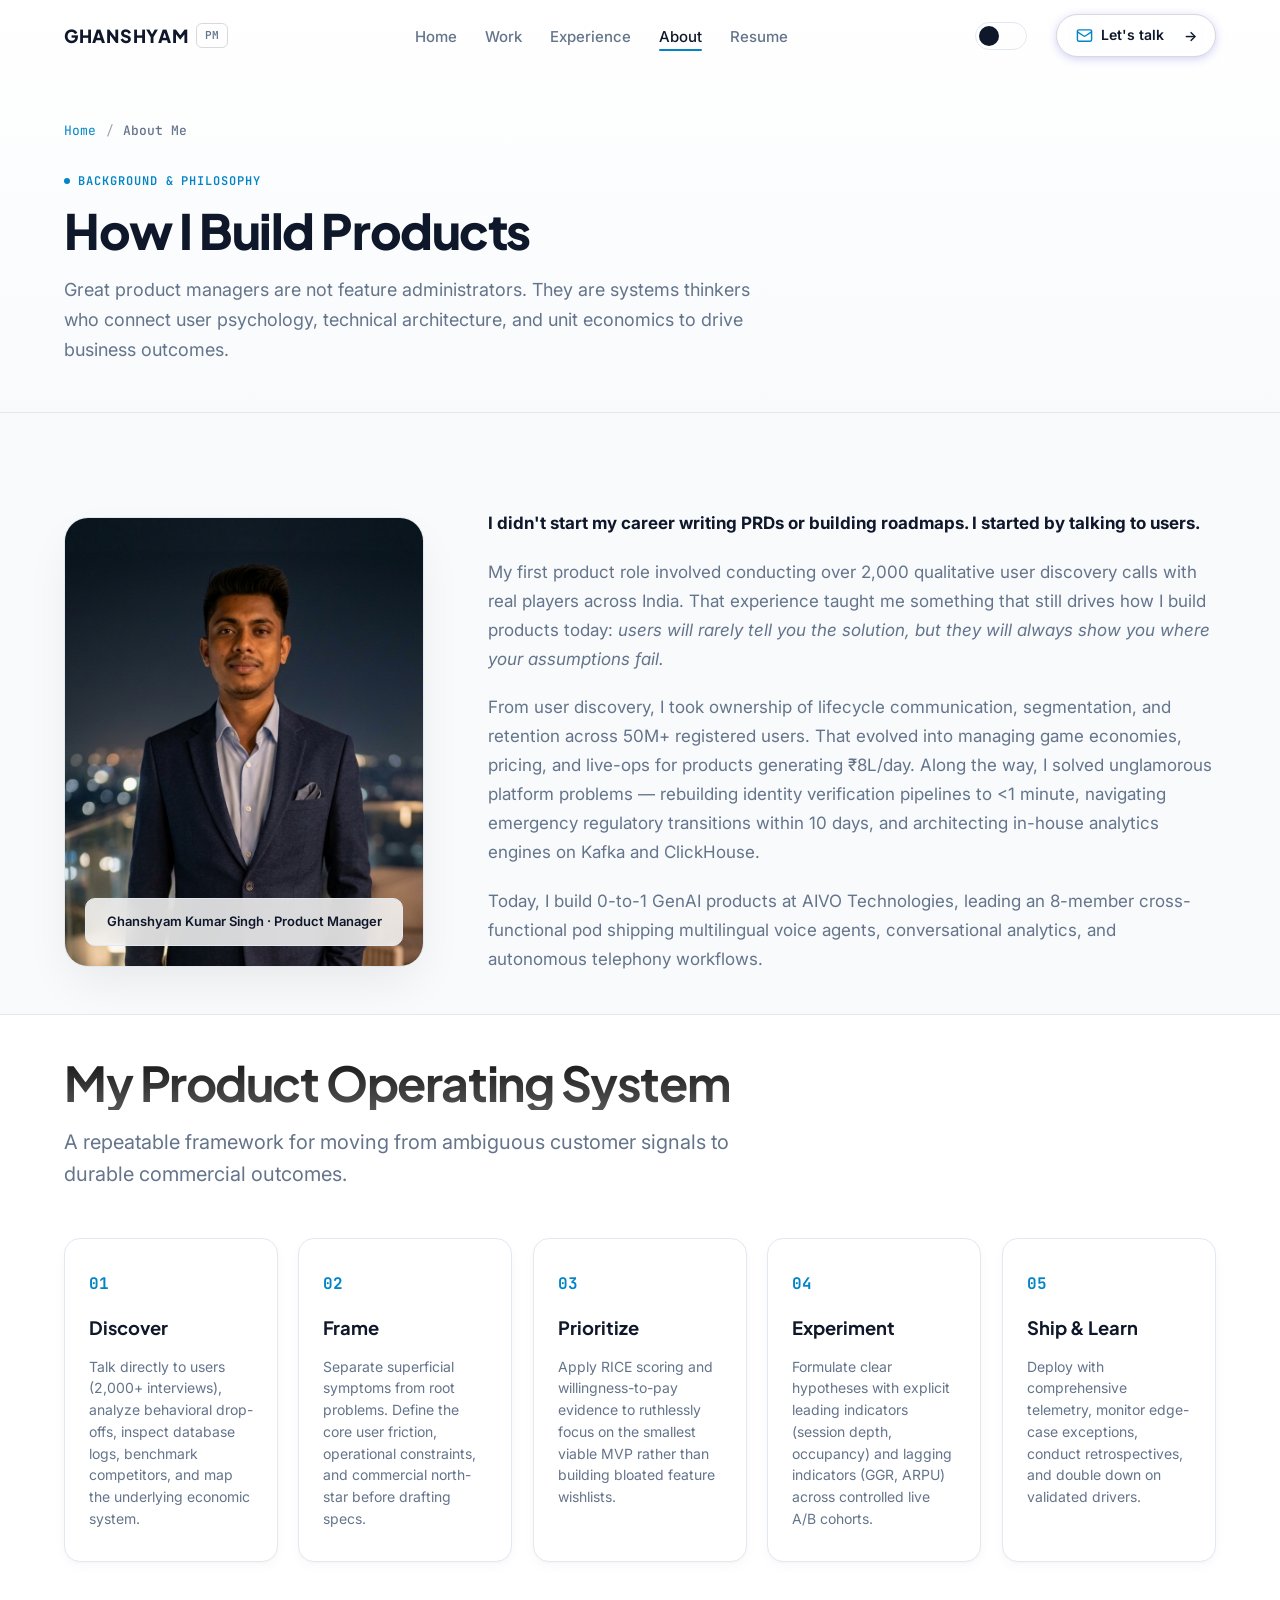
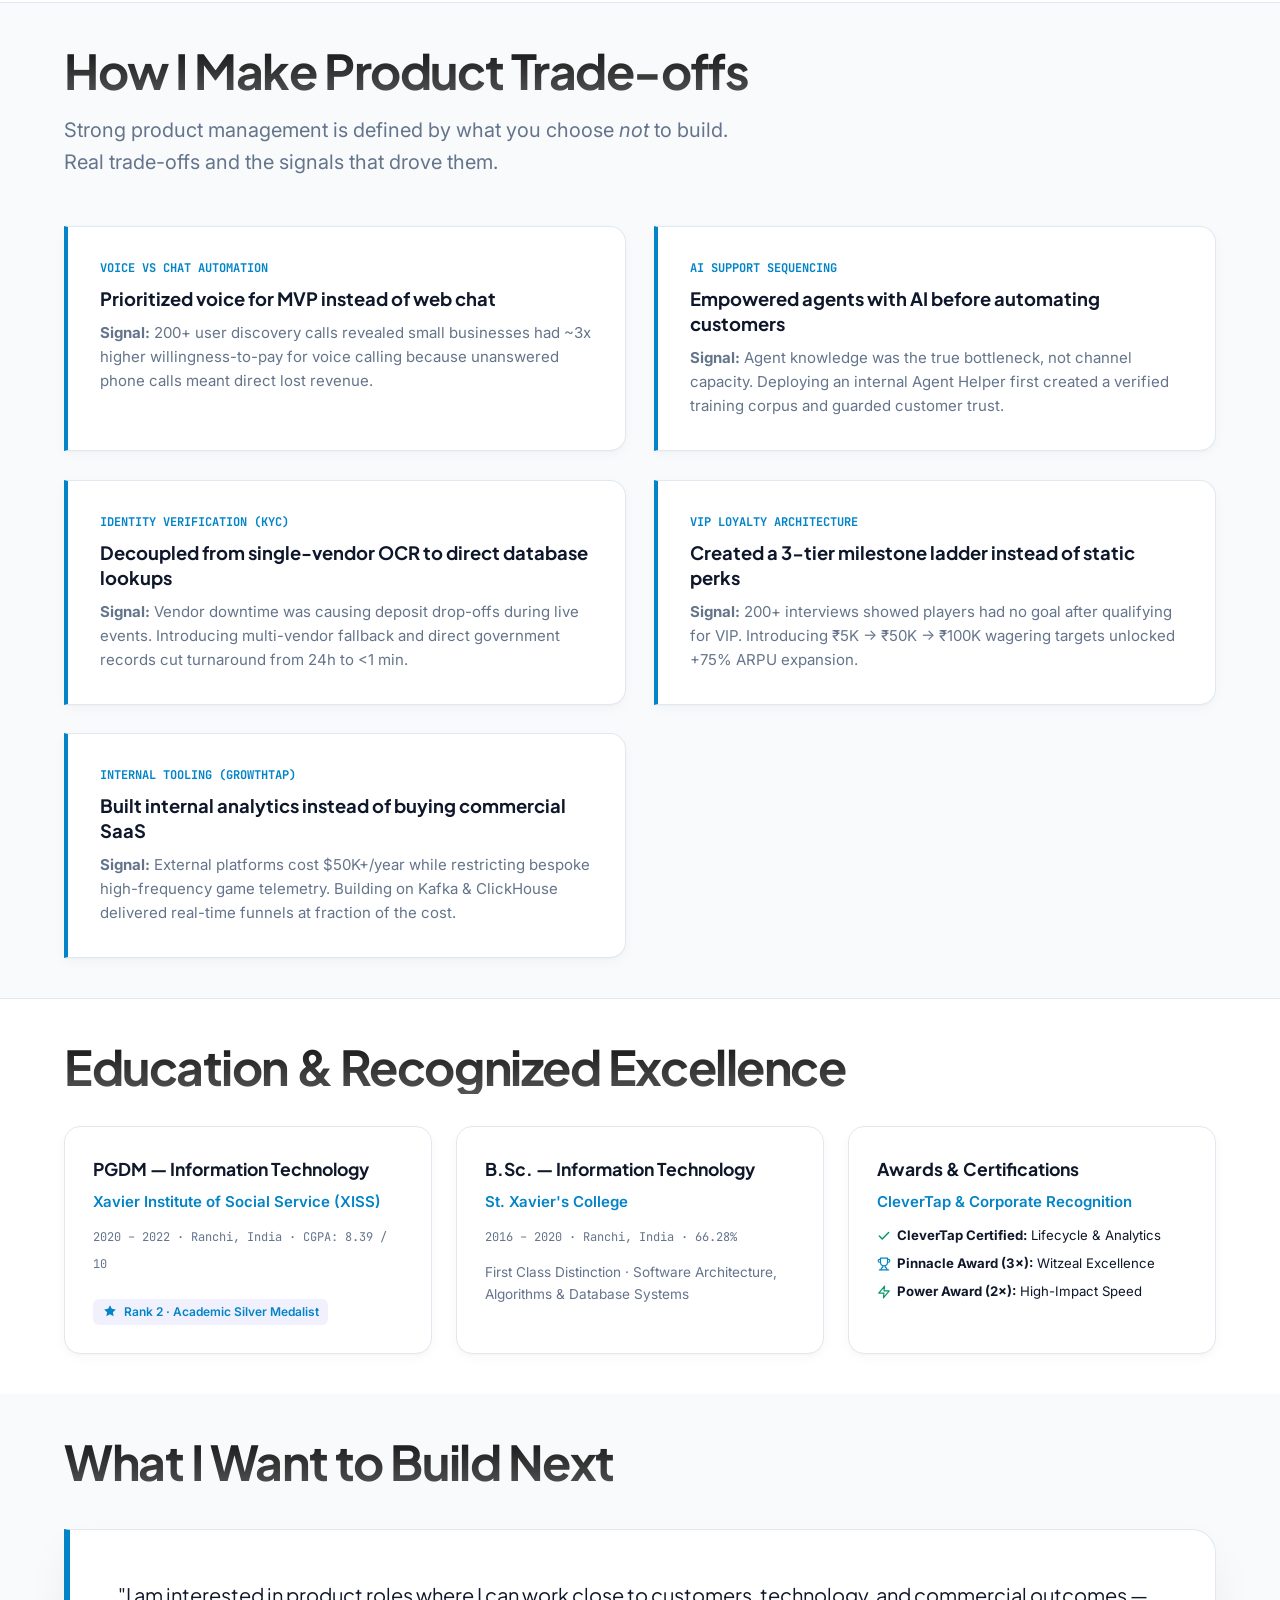
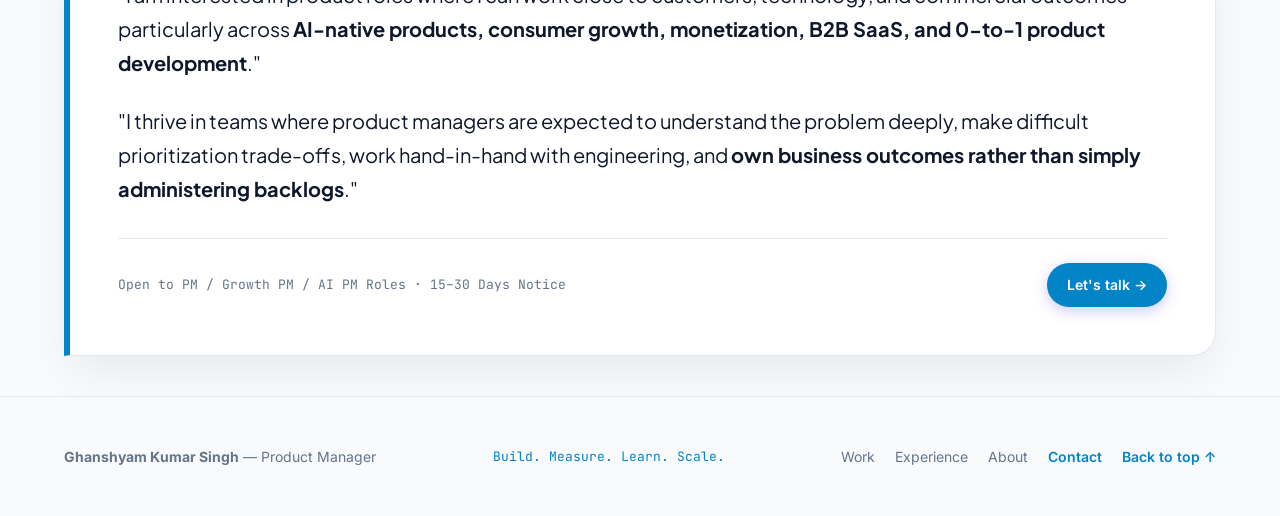
<file: about.html>
<!DOCTYPE html>
<html lang="en">
<head>
  <meta charset="UTF-8">
  <meta name="viewport" content="width=device-width, initial-scale=1.0">
  <title>About & Product Philosophy — Ghanshyam Kumar Singh | Product Manager</title>
  <meta name="description" content="Product philosophy, 2,000+ user interviews foundation, 5-step operating system, and academic background of Product Manager Ghanshyam Kumar Singh.">
  
  <!-- Fonts -->
  <link rel="preconnect" href="https://fonts.googleapis.com">
  <link rel="preconnect" href="https://fonts.gstatic.com" crossorigin>
  <link href="https://fonts.googleapis.com/css2?family=Inter:wght@400;500;600;700&family=JetBrains+Mono:wght@500;600;700;800&family=Plus+Jakarta+Sans:wght@600;700;800&display=swap" rel="stylesheet">
  
  <!-- Styles -->
  <link rel="stylesheet" href="styles.css">
  <link rel="stylesheet" href="revamp.css">
</head>
<body>

  <!-- ========================================================================
       1. NAVIGATION BAR
       ======================================================================== -->
  <header class="site-header" id="site-header">
    <div class="header-container">
      <a href="index.html" class="brand-logo" aria-label="Ghanshyam Kumar Singh Home">
        <span>GHANSHYAM</span>
        <span class="brand-badge">PM</span>
      </a>

      <nav aria-label="Main Navigation">
        <ul class="nav-links">
          <li><a href="index.html" class="nav-link">Home</a></li>
          <li><a href="work.html" class="nav-link">Work</a></li>
          <li><a href="experience.html" class="nav-link">Experience</a></li>
          <li><a href="about.html" class="nav-link active">About</a></li>
          <li><a href="Ghanshyam_Kumar_Singh_Resume.pdf" class="nav-link" target="_blank">Resume</a></li>
        </ul>
      </nav>

      <div class="header-actions">
        <!-- Theme Toggle Switch -->
        <div class="theme-switch-wrapper" style="margin-right: 15px;">
          <label class="theme-switch" for="theme-toggle">
            <input type="checkbox" id="theme-toggle" aria-label="Toggle light and dark theme" />
            <span class="slider"></span>
          </label>
        </div>

        <a href="index.html#contact" class="btn-header-cta" aria-label="Let's talk — Contact Ghanshyam" title="Let's talk">
          <svg width="18" height="18" viewBox="0 0 24 24" fill="none" stroke="currentColor" stroke-width="2" stroke-linecap="round" stroke-linejoin="round">
            <rect width="20" height="16" x="2" y="4" rx="2"></rect>
            <path d="m22 7-8.97 5.7a1.94 1.94 0 0 1-2.06 0L2 7"></path>
          </svg>
          <span class="cta-text">Let's talk</span>
          <span class="cta-arrow" aria-hidden="true">→</span>
        </a>

        <!-- Mobile Hamburger Button -->
        <button id="mobile-menu-btn" class="mobile-menu-btn" aria-label="Open navigation menu">
          <svg width="22" height="22" viewBox="0 0 24 24" fill="none" stroke="currentColor" stroke-width="2" stroke-linecap="round" stroke-linejoin="round">
            <line x1="3" y1="12" x2="21" y2="12"></line>
            <line x1="3" y1="6" x2="21" y2="6"></line>
            <line x1="3" y1="18" x2="21" y2="18"></line>
          </svg>
        </button>
      </div>
    </div>
  </header>

  <!-- Mobile Drawer Overlay -->
  <div id="mobile-overlay" class="mobile-overlay" aria-hidden="true">
    <div class="mobile-drawer-header">
      <a href="index.html" class="brand-logo" style="text-decoration: none;">
        <span>GHANSHYAM</span>
        <span class="brand-badge" style="font-size: 0.7rem; padding: 0.15rem 0.45rem; background: rgba(99, 102, 241, 0.15); border: 1px solid rgba(99, 102, 241, 0.3); border-radius: 6px; color: var(--accent); font-weight: 800; letter-spacing: 0.05em; margin-left: 0.4rem;">PM</span>
      </a>
      <button class="close-mobile-menu" aria-label="Close menu">
        <svg width="20" height="20" viewBox="0 0 24 24" fill="none" stroke="currentColor" stroke-width="2" stroke-linecap="round" stroke-linejoin="round">
          <line x1="18" y1="6" x2="6" y2="18"></line>
          <line x1="6" y1="6" x2="18" y2="18"></line>
        </svg>
      </button>
    </div>

    <!-- Theme Toggle inside Menu -->
    <div class="mobile-theme-card">
      <div class="mobile-theme-meta">
        <div class="mobile-theme-icon-wrap">
          <svg width="18" height="18" viewBox="0 0 24 24" fill="none" stroke="currentColor" stroke-width="2" stroke-linecap="round" stroke-linejoin="round">
            <circle cx="12" cy="12" r="5"></circle>
            <line x1="12" y1="1" x2="12" y2="3"></line>
            <line x1="12" y1="21" x2="12" y2="23"></line>
            <line x1="4.22" y1="4.22" x2="5.64" y2="5.64"></line>
            <line x1="18.36" y1="18.36" x2="19.78" y2="19.78"></line>
            <line x1="1" y1="12" x2="3" y2="12"></line>
            <line x1="21" y1="12" x2="23" y2="12"></line>
            <line x1="4.22" y1="19.78" x2="5.64" y2="18.36"></line>
            <line x1="18.36" y1="5.64" x2="19.78" y2="4.22"></line>
          </svg>
        </div>
        <div>
          <div class="mobile-theme-title">Theme Mode</div>
          <div class="mobile-theme-status" id="mobile-theme-status">Dark Mode</div>
        </div>
      </div>
      <label class="theme-switch" for="mobile-theme-toggle">
        <input type="checkbox" id="mobile-theme-toggle" aria-label="Toggle light and dark theme" />
        <span class="slider"></span>
      </label>
    </div>

    <!-- Nav Links -->
    <ul class="mobile-nav-list">
      <li><a href="index.html" class="mobile-nav-link">Home <span>→</span></a></li>
      <li><a href="work.html" class="mobile-nav-link">Case Studies <span>→</span></a></li>
      <li><a href="experience.html" class="mobile-nav-link">Experience <span>→</span></a></li>
      <li><a href="about.html" class="mobile-nav-link active">About Me <span>→</span></a></li>
      <li><a href="Ghanshyam_Kumar_Singh_Resume.pdf" class="mobile-nav-link" target="_blank">Download Resume <span>→</span></a></li>
    </ul>

    <!-- Bottom Drawer CTA -->
    <div class="mobile-drawer-cta-wrap">
      <a href="index.html#contact" class="mobile-drawer-cta">
        <svg width="18" height="18" viewBox="0 0 24 24" fill="none" stroke="currentColor" stroke-width="2" stroke-linecap="round" stroke-linejoin="round">
          <rect width="20" height="16" x="2" y="4" rx="2"></rect>
          <path d="m22 7-8.97 5.7a1.94 1.94 0 0 1-2.06 0L2 7"></path>
        </svg>
        <span>Let's talk — Get in touch</span>
        <span aria-hidden="true">→</span>
      </a>
    </div>
  </div>

  <main>
    <!-- ========================================================================
         2. SUBPAGE HEADER
         ======================================================================== -->
    <header class="subpage-header">
      <div class="container">
        <nav class="breadcrumb-nav" aria-label="Breadcrumb">
          <a href="index.html" class="breadcrumb-link">Home</a>
          <span class="breadcrumb-separator">/</span>
          <span class="breadcrumb-current">About Me</span>
        </nav>

        <span class="eyebrow">BACKGROUND & PHILOSOPHY</span>
        <h1 class="subpage-title">How I Build Products</h1>
        <p class="subpage-subtitle">
          Great product managers are not feature administrators. They are systems thinkers who connect user psychology, technical architecture, and unit economics to drive business outcomes.
        </p>
      </div>
    </header>

    <!-- ========================================================================
         3. PERSONAL NARRATIVE & PHOTO
         ======================================================================== -->
    <section class="about-section" style="padding: 2.5rem 0;">
      <div class="container">
        <div class="about-grid">
          
          <div class="about-photo-wrapper reveal" data-delay="100">
            <div class="about-photo-card">
              <img src="images/profile.jpg" alt="Ghanshyam Kumar Singh" loading="lazy">
              <div class="about-badge-pill">
                Ghanshyam Kumar Singh · Product Manager
              </div>
            </div>
          </div>

          <div class="about-narrative reveal" data-delay="200">
            <p>
              <strong>I didn't start my career writing PRDs or building roadmaps. I started by talking to users.</strong>
            </p>
            <p>
              My first product role involved conducting over 2,000 qualitative user discovery calls with real players across India. That experience taught me something that still drives how I build products today: <em>users will rarely tell you the solution, but they will always show you where your assumptions fail.</em>
            </p>
            <p>
              From user discovery, I took ownership of lifecycle communication, segmentation, and retention across 50M+ registered users. That evolved into managing game economies, pricing, and live-ops for products generating ₹8L/day. Along the way, I solved unglamorous platform problems — rebuilding identity verification pipelines to &lt;1 minute, navigating emergency regulatory transitions within 10 days, and architecting in-house analytics engines on Kafka and ClickHouse.
            </p>
            <p>
              Today, I build 0-to-1 GenAI products at AIVO Technologies, leading an 8-member cross-functional pod shipping multilingual voice agents, conversational analytics, and autonomous telephony workflows.
            </p>
          </div>

        </div>
      </div>
    </section>

    <!-- ========================================================================
         4. THE 5-STEP PRODUCT OPERATING SYSTEM
         ======================================================================== -->
    <section class="how-i-work-section" style="padding: 2.5rem 0; background-color: var(--bg-secondary); border-top: 1px solid var(--border); border-bottom: 1px solid var(--border);">
      <div class="container">
        <div class="reveal">

          <h2 class="section-title">My Product Operating System</h2>
          <p class="section-subtitle">
            A repeatable framework for moving from ambiguous customer signals to durable commercial outcomes.
          </p>
        </div>

        <div class="how-i-work-flow" style="margin-top: 3rem;">
          
          <div class="work-step-card reveal" data-delay="100">
            <span class="work-step-num">01</span>
            <h3 class="work-step-title">Discover</h3>
            <p class="work-step-desc">
              Talk directly to users (2,000+ interviews), analyze behavioral drop-offs, inspect database logs, benchmark competitors, and map the underlying economic system.
            </p>
          </div>

          <div class="work-step-card reveal" data-delay="150">
            <span class="work-step-num">02</span>
            <h3 class="work-step-title">Frame</h3>
            <p class="work-step-desc">
              Separate superficial symptoms from root problems. Define the core user friction, operational constraints, and commercial north-star before drafting specs.
            </p>
          </div>

          <div class="work-step-card reveal" data-delay="200">
            <span class="work-step-num">03</span>
            <h3 class="work-step-title">Prioritize</h3>
            <p class="work-step-desc">
              Apply RICE scoring and willingness-to-pay evidence to ruthlessly focus on the smallest viable MVP rather than building bloated feature wishlists.
            </p>
          </div>

          <div class="work-step-card reveal" data-delay="250">
            <span class="work-step-num">04</span>
            <h3 class="work-step-title">Experiment</h3>
            <p class="work-step-desc">
              Formulate clear hypotheses with explicit leading indicators (session depth, occupancy) and lagging indicators (GGR, ARPU) across controlled live A/B cohorts.
            </p>
          </div>

          <div class="work-step-card reveal" data-delay="300">
            <span class="work-step-num">05</span>
            <h3 class="work-step-title">Ship & Learn</h3>
            <p class="work-step-desc">
              Deploy with comprehensive telemetry, monitor edge-case exceptions, conduct retrospectives, and double down on validated drivers.
            </p>
          </div>

        </div>
      </div>
    </section>

    <!-- ========================================================================
         5. STRATEGIC JUDGEMENT & TRADE-OFFS
         ======================================================================== -->
    <section class="decisions-section" style="padding: 2.5rem 0;">
      <div class="container">
        <div class="reveal">

          <h2 class="section-title">How I Make Product Trade-offs</h2>
          <p class="section-subtitle">
            Strong product management is defined by what you choose <em>not</em> to build. Real trade-offs and the signals that drove them.
          </p>
        </div>

        <div class="decisions-grid" style="margin-top: 3rem;">
          
          <div class="decision-card reveal" data-delay="100">
            <div class="decision-topic">Voice vs Chat Automation</div>
            <h3 class="decision-choice">Prioritized voice for MVP instead of web chat</h3>
            <p class="decision-rationale">
              <strong>Signal:</strong> 200+ user discovery calls revealed small businesses had ~3x higher willingness-to-pay for voice calling because unanswered phone calls meant direct lost revenue.
            </p>
          </div>

          <div class="decision-card reveal" data-delay="150">
            <div class="decision-topic">AI Support Sequencing</div>
            <h3 class="decision-choice">Empowered agents with AI before automating customers</h3>
            <p class="decision-rationale">
              <strong>Signal:</strong> Agent knowledge was the true bottleneck, not channel capacity. Deploying an internal Agent Helper first created a verified training corpus and guarded customer trust.
            </p>
          </div>

          <div class="decision-card reveal" data-delay="200">
            <div class="decision-topic">Identity Verification (KYC)</div>
            <h3 class="decision-choice">Decoupled from single-vendor OCR to direct database lookups</h3>
            <p class="decision-rationale">
              <strong>Signal:</strong> Vendor downtime was causing deposit drop-offs during live events. Introducing multi-vendor fallback and direct government records cut turnaround from 24h to &lt;1 min.
            </p>
          </div>

          <div class="decision-card reveal" data-delay="250">
            <div class="decision-topic">VIP Loyalty Architecture</div>
            <h3 class="decision-choice">Created a 3-tier milestone ladder instead of static perks</h3>
            <p class="decision-rationale">
              <strong>Signal:</strong> 200+ interviews showed players had no goal after qualifying for VIP. Introducing ₹5K → ₹50K → ₹100K wagering targets unlocked +75% ARPU expansion.
            </p>
          </div>

          <div class="decision-card reveal" data-delay="300">
            <div class="decision-topic">Internal Tooling (GrowthTap)</div>
            <h3 class="decision-choice">Built internal analytics instead of buying commercial SaaS</h3>
            <p class="decision-rationale">
              <strong>Signal:</strong> External platforms cost $50K+/year while restricting bespoke high-frequency game telemetry. Building on Kafka & ClickHouse delivered real-time funnels at fraction of the cost.
            </p>
          </div>

        </div>
      </div>
    </section>

    <!-- ========================================================================
         6. EDUCATION & ACADEMIC HONORS
         ======================================================================== -->
    <section class="education-skills-section" style="padding: 2.5rem 0; background-color: var(--bg-secondary); border-top: 1px solid var(--border);">
      <div class="container">
        <div class="reveal">

          <h2 class="section-title">Education & Recognized Excellence</h2>
        </div>

        <div class="edu-column edu-cards-grid" style="grid-template-columns: repeat(auto-fit, minmax(280px, 1fr));">
          
          <div class="edu-card reveal" data-delay="100">
            <h3 class="edu-degree">PGDM — Information Technology</h3>
            <div class="edu-institution">Xavier Institute of Social Service (XISS)</div>
            <span class="edu-period">2020 – 2022 · Ranchi, India · CGPA: 8.39 / 10</span>
            <div style="margin-top: 0.75rem;">
              <span class="edu-honor"><svg width="14" height="14" viewBox="0 0 24 24" fill="currentColor" stroke="none" style="vertical-align: -2px; margin-right: 4px; color: var(--accent);"><polygon points="12 2 15.09 8.26 22 9.27 17 14.14 18.18 21.02 12 17.77 5.82 21.02 7 14.14 2 9.27 8.91 8.26 12 2"></polygon></svg> Rank 2 · Academic Silver Medalist</span>
            </div>
          </div>

          <div class="edu-card reveal" data-delay="150">
            <h3 class="edu-degree">B.Sc. — Information Technology</h3>
            <div class="edu-institution">St. Xavier's College</div>
            <span class="edu-period">2016 – 2020 · Ranchi, India · 66.28%</span>
            <div style="margin-top: 0.75rem; color: var(--text-secondary); font-size: 0.85rem;">
              First Class Distinction · Software Architecture, Algorithms & Database Systems
            </div>
          </div>

          <div class="edu-card reveal" data-delay="200">
            <h3 class="edu-degree">Awards & Certifications</h3>
            <div class="edu-institution">CleverTap & Corporate Recognition</div>
            <div style="margin-top: 0.65rem; display: flex; flex-direction: column; gap: 0.4rem; font-size: 0.825rem;">
              <div style="display: flex; align-items: center; gap: 0.4rem;">
                <svg width="14" height="14" viewBox="0 0 24 24" fill="none" stroke="var(--accent-emerald)" stroke-width="2.5" stroke-linecap="round" stroke-linejoin="round"><polyline points="20 6 9 17 4 12"></polyline></svg>
                <span><strong>CleverTap Certified:</strong> Lifecycle & Analytics</span>
              </div>
              <div style="display: flex; align-items: center; gap: 0.4rem;">
                <svg width="14" height="14" viewBox="0 0 24 24" fill="none" stroke="var(--accent)" stroke-width="2" stroke-linecap="round" stroke-linejoin="round"><path d="M6 9H4.5a2.5 2.5 0 0 1 0-5H6"></path><path d="M18 9h1.5a2.5 2.5 0 0 0 0-5H18"></path><path d="M4 22h16"></path><path d="M10 14.66V17c0 .55-.47.98-.97 1.21C7.85 18.75 7 20.24 7 22"></path><path d="M14 14.66V17c0 .55.47.98.97 1.21C16.15 18.75 17 20.24 17 22"></path><path d="M18 2H6v7a6 6 0 0 0 12 0V2z"></path></svg>
                <span><strong>Pinnacle Award (3×):</strong> Witzeal Excellence</span>
              </div>
              <div style="display: flex; align-items: center; gap: 0.4rem;">
                <svg width="14" height="14" viewBox="0 0 24 24" fill="none" stroke="var(--accent-emerald)" stroke-width="2" stroke-linecap="round" stroke-linejoin="round"><polygon points="13 2 3 14 12 14 11 22 21 10 12 10 13 2"></polygon></svg>
                <span><strong>Power Award (2×):</strong> High-Impact Speed</span>
              </div>
            </div>
          </div>

        </div>
      </div>
    </section>

    <!-- ========================================================================
         7. WHAT I WANT TO BUILD NEXT
         ======================================================================== -->
    <section class="looking-for-section" style="padding: 2.5rem 0;">
      <div class="container">
        <div class="reveal">

          <h2 class="section-title">What I Want to Build Next</h2>
        </div>

        <div class="looking-for-card reveal" data-delay="150" style="margin-top: 2.5rem;">
          <div class="looking-for-quote">
            <p>
              "I am interested in product roles where I can work close to customers, technology, and commercial outcomes — particularly across <strong>AI-native products, consumer growth, monetization, B2B SaaS, and 0-to-1 product development</strong>."
            </p>
            <p>
              "I thrive in teams where product managers are expected to understand the problem deeply, make difficult prioritization trade-offs, work hand-in-hand with engineering, and <strong>own business outcomes rather than simply administering backlogs</strong>."
            </p>
          </div>

          <div class="looking-for-footer">
            <span style="font-family: var(--font-mono); font-size: 0.8125rem; color: var(--text-muted);">Open to PM / Growth PM / AI PM Roles · 15–30 Days Notice</span>
            <a href="index.html#contact" class="btn-primary" style="padding: 0.65rem 1.25rem; font-size: 0.875rem;">Let's talk →</a>
          </div>
        </div>
      </div>
    </section>
  </main>

  <!-- Footer -->
  <footer class="site-footer">
    <div class="container">
      <div class="footer-content">
        <div>
          <strong>Ghanshyam Kumar Singh</strong> — Product Manager
        </div>
        <div class="footer-credo">
          Build. Measure. Learn. Scale.
        </div>
        <div style="display: flex; gap: 1.25rem;">
          <a href="work.html" style="color: var(--text-secondary);">Work</a>
          <a href="experience.html" style="color: var(--text-secondary);">Experience</a>
          <a href="about.html" style="color: var(--text-secondary);">About</a>
          <a href="index.html#contact" style="color: var(--accent); font-weight: 600;">Contact</a>
          <a href="#" style="color: var(--accent); font-weight: 600;">Back to top ↑</a>
        </div>
      </div>
    </div>
  </footer>

  <script src="app.js"></script>
  <script src="revamp.js"></script>
</body>
</html>
</file>
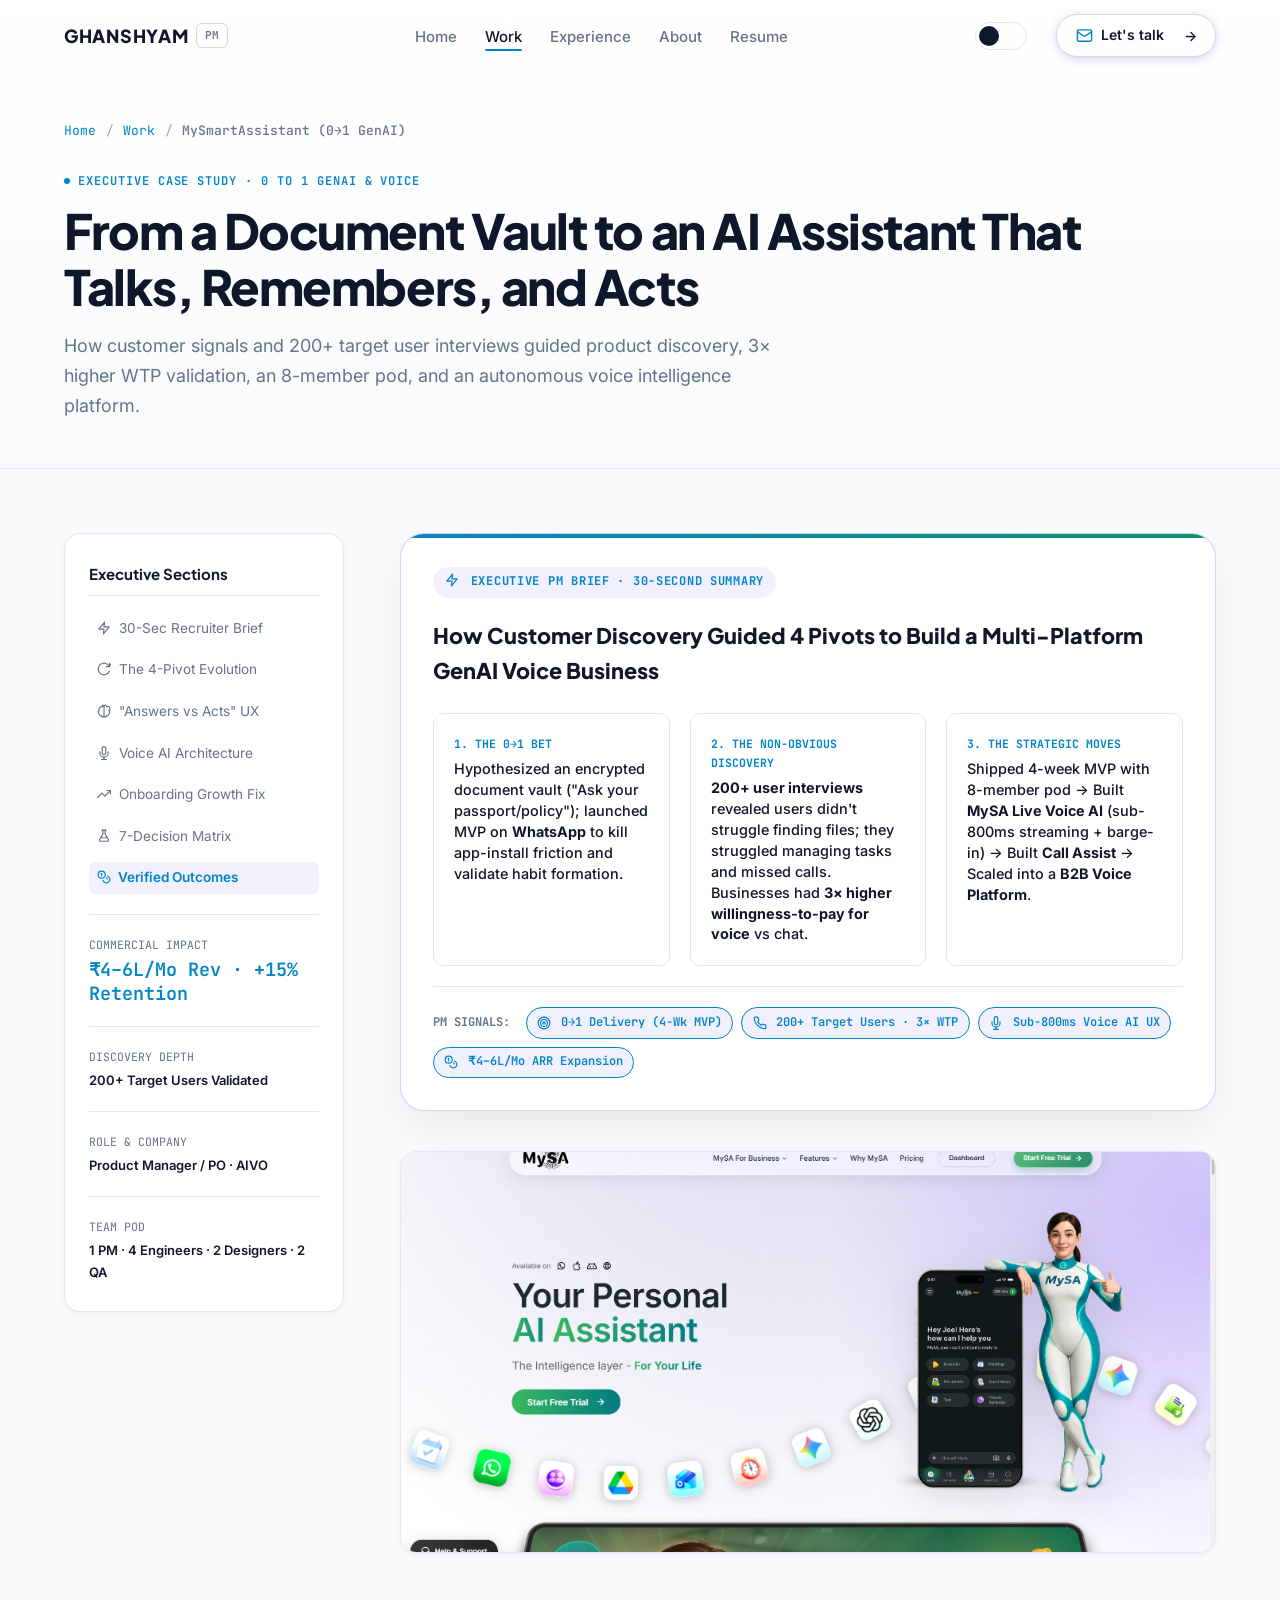
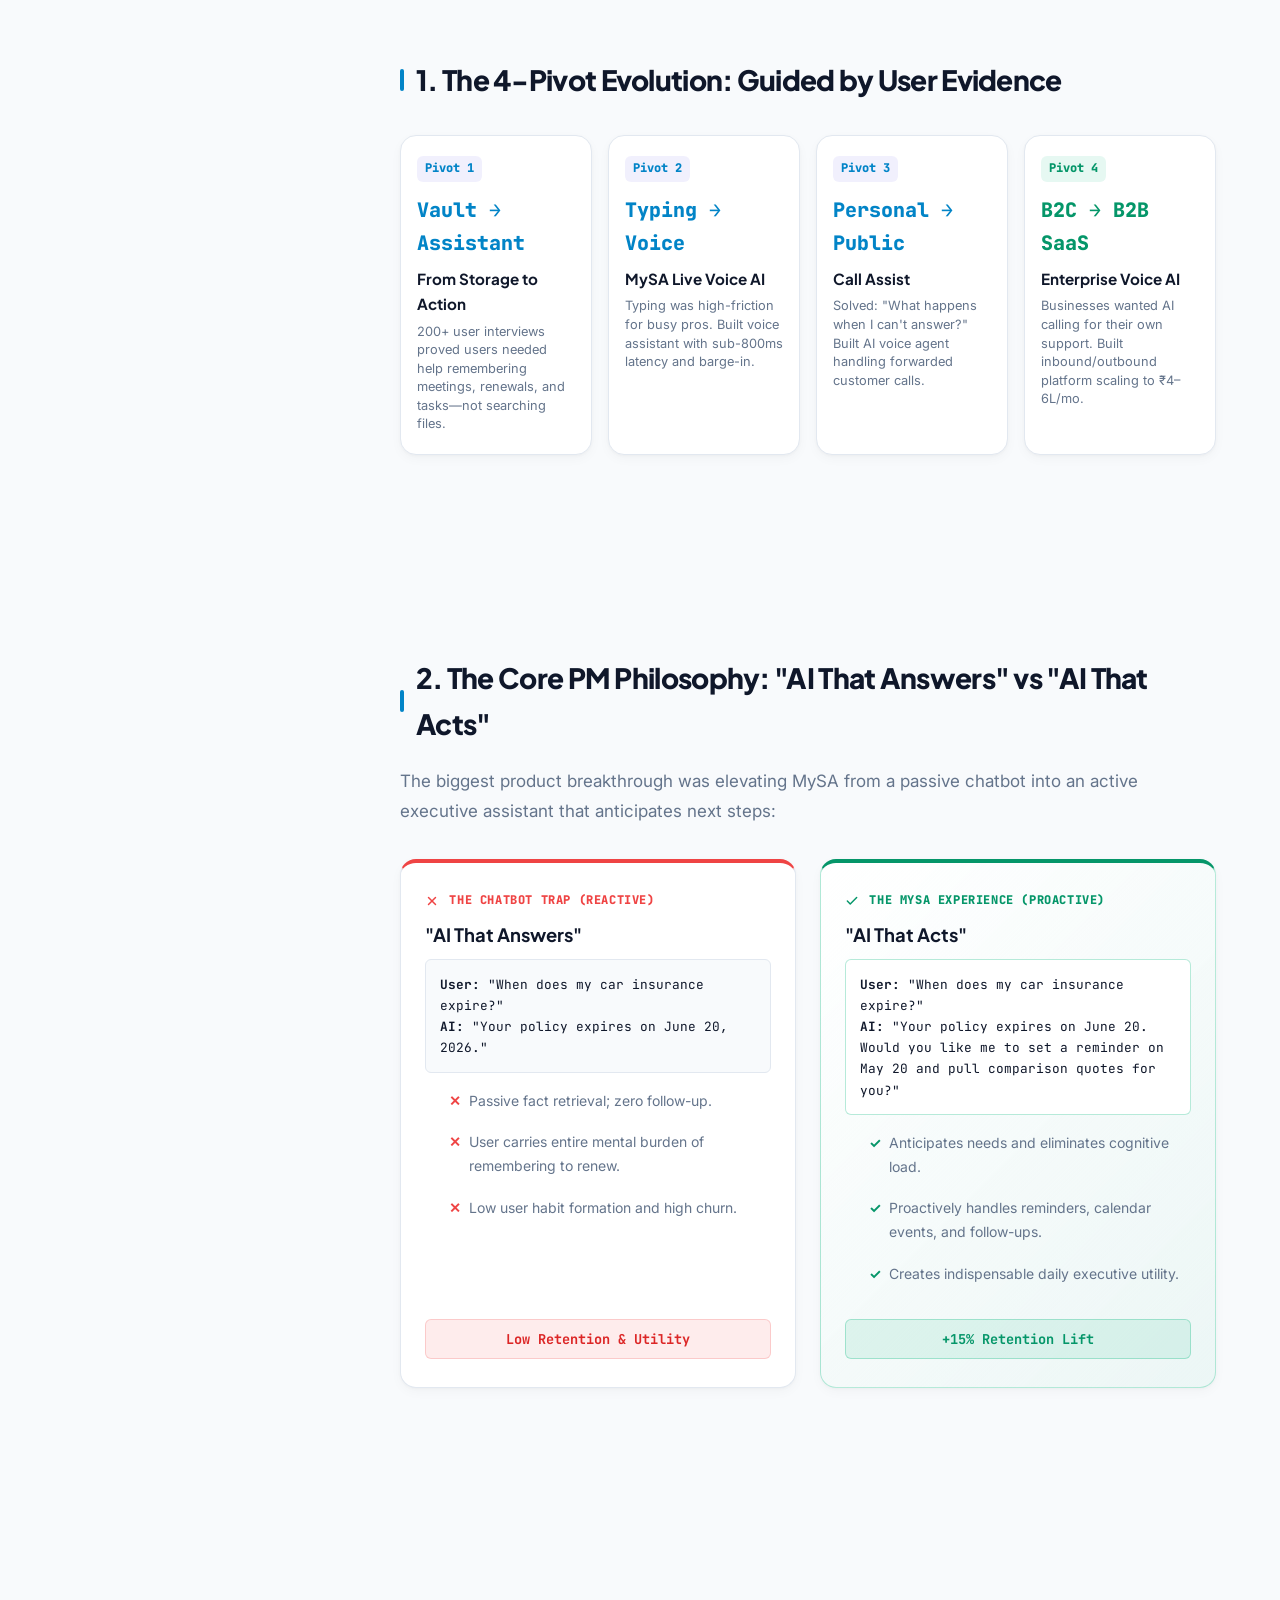
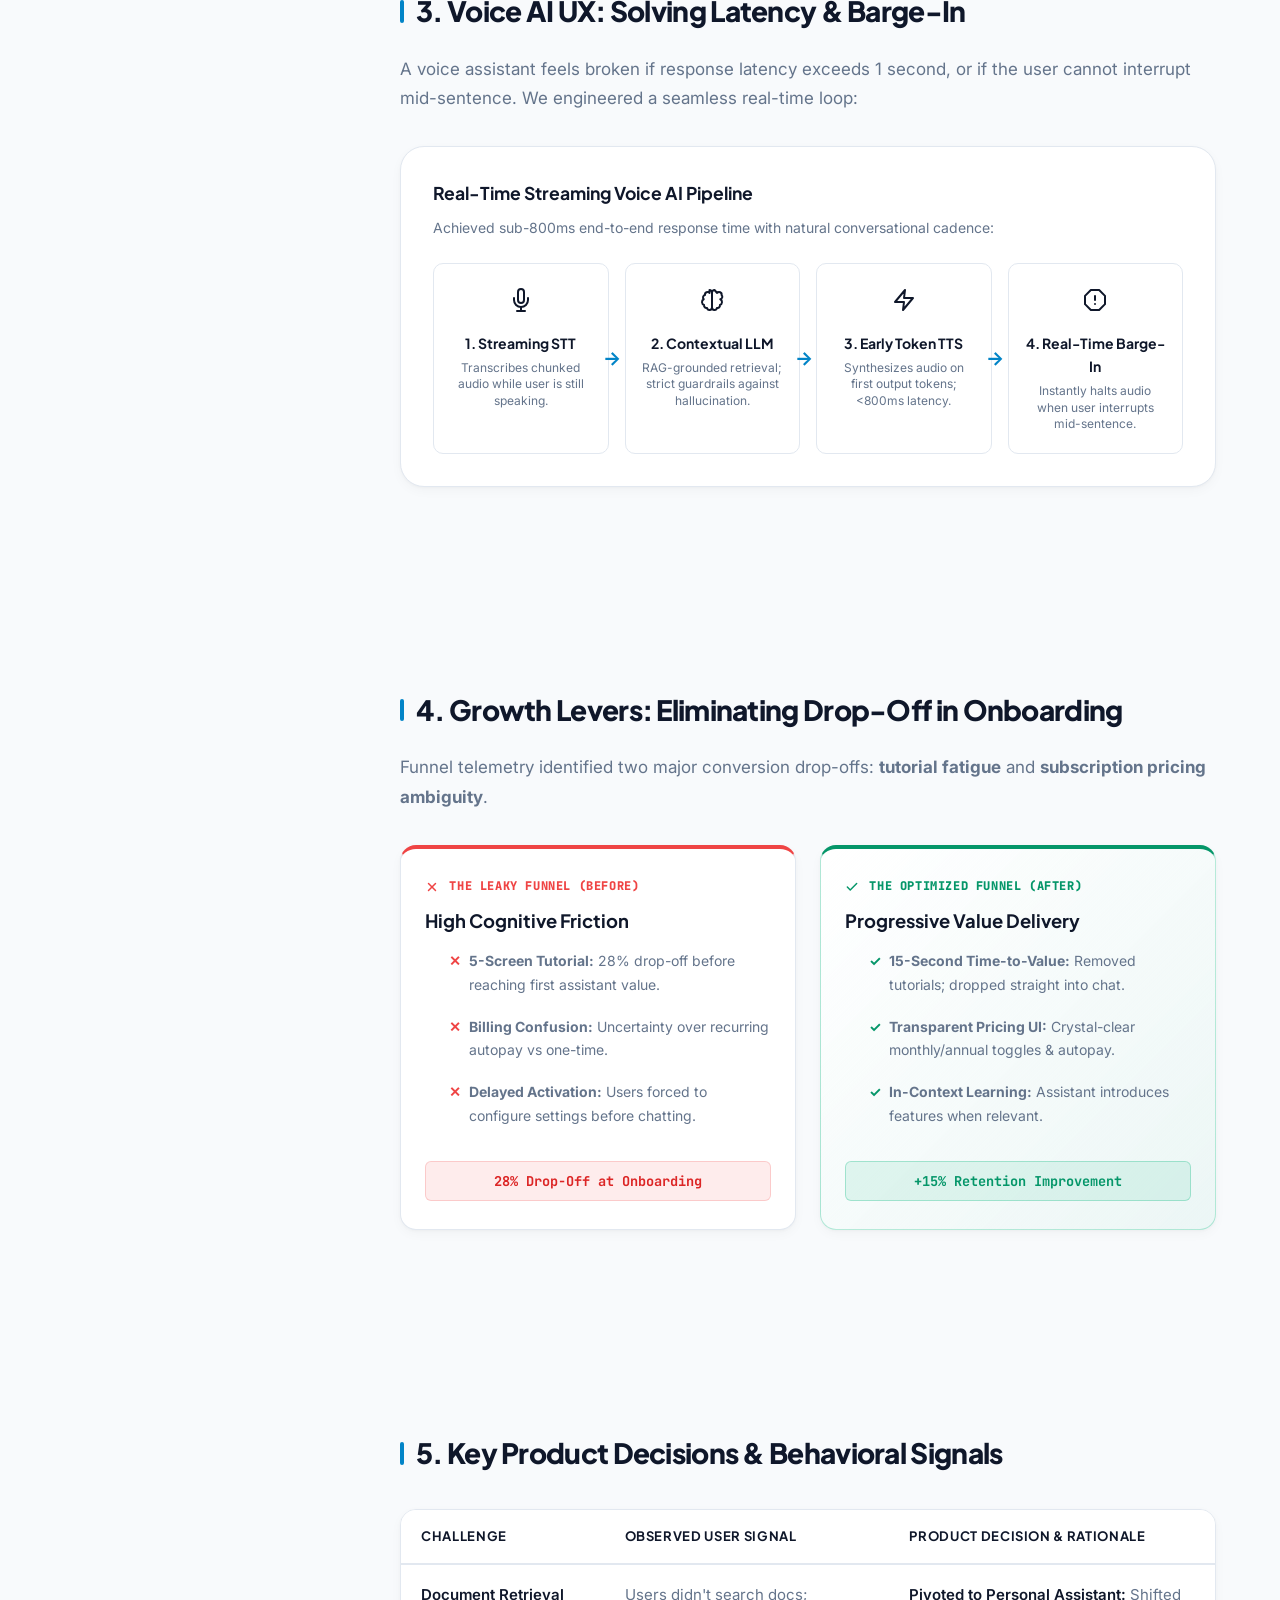
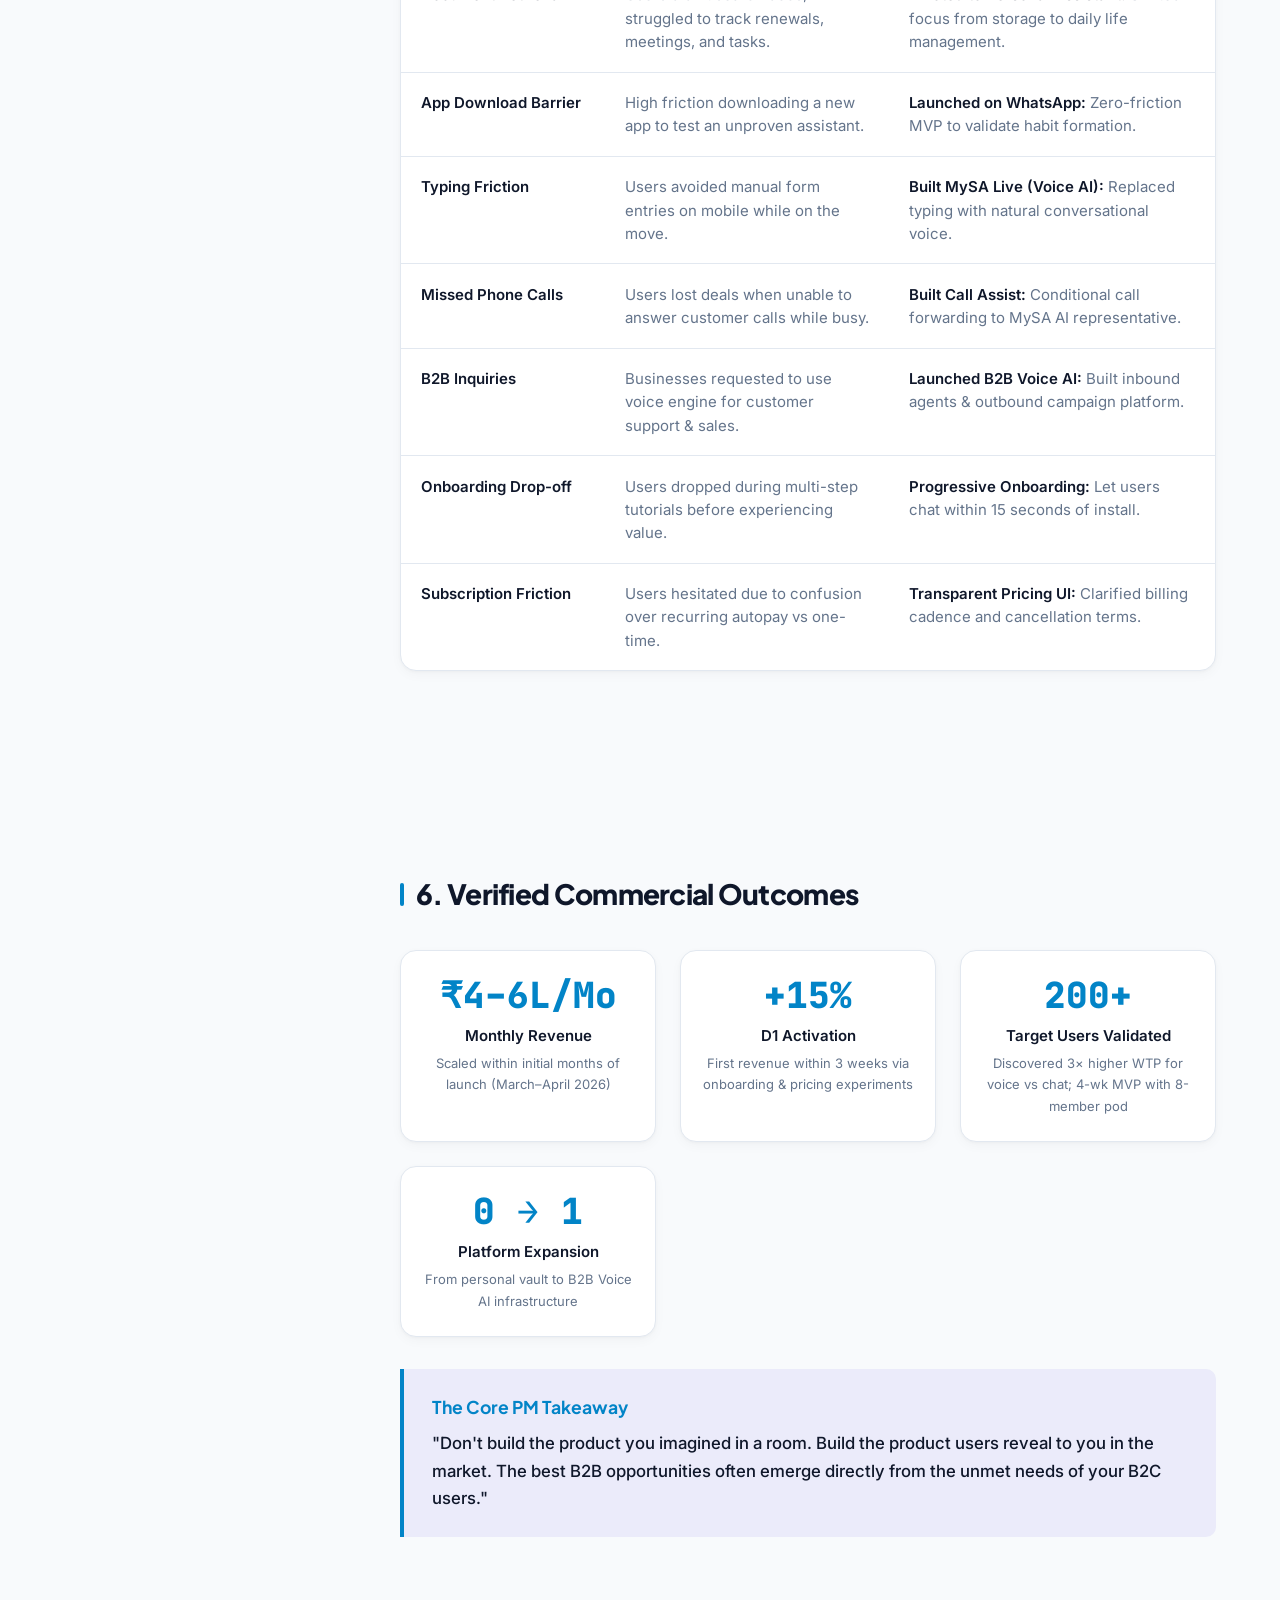
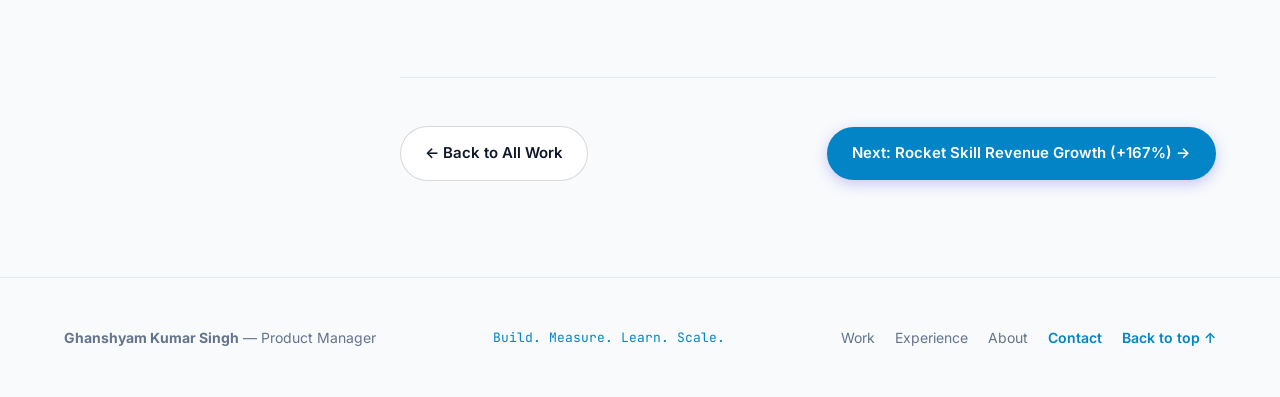
<file: case-study-mysmartassistant.html>
<!DOCTYPE html>
<html lang="en">
<head>
  <meta charset="UTF-8">
  <meta name="viewport" content="width=device-width, initial-scale=1.0">
  <title>MySmartAssistant: 0→1 GenAI Product Case Study — Ghanshyam Kumar Singh</title>
  <meta name="description" content="Executive PM Case Study: How Ghanshyam Kumar Singh led the 0→1 evolution of MySmartAssistant from an encrypted document vault to an AI personal assistant, voice AI, call handling, and a B2B voice platform.">
  
  <!-- Fonts -->
  <link rel="preconnect" href="https://fonts.googleapis.com">
  <link rel="preconnect" href="https://fonts.gstatic.com" crossorigin>
  <link href="https://fonts.googleapis.com/css2?family=Inter:wght@400;500;600;700&family=JetBrains+Mono:wght@500;600;700;800&family=Plus+Jakarta+Sans:wght@600;700;800&display=swap" rel="stylesheet">
  
  <!-- Styles -->
  <link rel="stylesheet" href="styles.css">
  <link rel="stylesheet" href="revamp.css">
</head>
<body>

  <!-- ========================================================================
       1. NAVIGATION BAR
       ======================================================================== -->
  <header class="site-header" id="site-header">
    <div class="header-container">
      <a href="index.html" class="brand-logo" aria-label="Ghanshyam Kumar Singh Home">
        <span>GHANSHYAM</span>
        <span class="brand-badge">PM</span>
      </a>

      <nav aria-label="Main Navigation">
        <ul class="nav-links">
          <li><a href="index.html" class="nav-link">Home</a></li>
          <li><a href="work.html" class="nav-link active">Work</a></li>
          <li><a href="experience.html" class="nav-link">Experience</a></li>
          <li><a href="about.html" class="nav-link">About</a></li>
          <li><a href="Ghanshyam_Kumar_Singh_Resume.pdf" class="nav-link" target="_blank">Resume</a></li>
        </ul>
      </nav>

      <div class="header-actions">
        <!-- Theme Toggle Switch -->
        <div class="theme-switch-wrapper" style="margin-right: 15px;">
          <label class="theme-switch" for="theme-toggle">
            <input type="checkbox" id="theme-toggle" aria-label="Toggle light and dark theme" />
            <span class="slider"></span>
          </label>
        </div>

        <a href="index.html#contact" class="btn-header-cta" aria-label="Let's talk — Contact Ghanshyam" title="Let's talk">
          <svg width="18" height="18" viewBox="0 0 24 24" fill="none" stroke="currentColor" stroke-width="2" stroke-linecap="round" stroke-linejoin="round">
            <rect width="20" height="16" x="2" y="4" rx="2"></rect>
            <path d="m22 7-8.97 5.7a1.94 1.94 0 0 1-2.06 0L2 7"></path>
          </svg>
          <span class="cta-text">Let's talk</span>
          <span class="cta-arrow" aria-hidden="true">→</span>
        </a>

        <!-- Mobile Hamburger Button -->
        <button id="mobile-menu-btn" class="mobile-menu-btn" aria-label="Open navigation menu">
          <svg width="22" height="22" viewBox="0 0 24 24" fill="none" stroke="currentColor" stroke-width="2" stroke-linecap="round" stroke-linejoin="round">
            <line x1="3" y1="12" x2="21" y2="12"></line>
            <line x1="3" y1="6" x2="21" y2="6"></line>
            <line x1="3" y1="18" x2="21" y2="18"></line>
          </svg>
        </button>
      </div>
    </div>
  </header>

  <!-- Mobile Drawer Overlay -->
  <div id="mobile-overlay" class="mobile-overlay" aria-hidden="true">
    <div class="mobile-drawer-header">
      <a href="index.html" class="brand-logo" style="text-decoration: none;">
        <span>GHANSHYAM</span>
        <span class="brand-badge" style="font-size: 0.7rem; padding: 0.15rem 0.45rem; background: rgba(99, 102, 241, 0.15); border: 1px solid rgba(99, 102, 241, 0.3); border-radius: 6px; color: var(--accent); font-weight: 800; letter-spacing: 0.05em; margin-left: 0.4rem;">PM</span>
      </a>
      <button class="close-mobile-menu" aria-label="Close menu">
        <svg width="20" height="20" viewBox="0 0 24 24" fill="none" stroke="currentColor" stroke-width="2" stroke-linecap="round" stroke-linejoin="round">
          <line x1="18" y1="6" x2="6" y2="18"></line>
          <line x1="6" y1="6" x2="18" y2="18"></line>
        </svg>
      </button>
    </div>

    <!-- Theme Toggle inside Menu -->
    <div class="mobile-theme-card">
      <div class="mobile-theme-meta">
        <div class="mobile-theme-icon-wrap">
          <svg width="18" height="18" viewBox="0 0 24 24" fill="none" stroke="currentColor" stroke-width="2" stroke-linecap="round" stroke-linejoin="round">
            <circle cx="12" cy="12" r="5"></circle>
            <line x1="12" y1="1" x2="12" y2="3"></line>
            <line x1="12" y1="21" x2="12" y2="23"></line>
            <line x1="4.22" y1="4.22" x2="5.64" y2="5.64"></line>
            <line x1="18.36" y1="18.36" x2="19.78" y2="19.78"></line>
            <line x1="1" y1="12" x2="3" y2="12"></line>
            <line x1="21" y1="12" x2="23" y2="12"></line>
            <line x1="4.22" y1="19.78" x2="5.64" y2="18.36"></line>
            <line x1="18.36" y1="5.64" x2="19.78" y2="4.22"></line>
          </svg>
        </div>
        <div>
          <div class="mobile-theme-title">Theme Mode</div>
          <div class="mobile-theme-status" id="mobile-theme-status">Dark Mode</div>
        </div>
      </div>
      <label class="theme-switch" for="mobile-theme-toggle">
        <input type="checkbox" id="mobile-theme-toggle" aria-label="Toggle light and dark theme" />
        <span class="slider"></span>
      </label>
    </div>

    <!-- Nav Links -->
    <ul class="mobile-nav-list">
      <li><a href="index.html" class="mobile-nav-link">Home <span>→</span></a></li>
      <li><a href="work.html" class="mobile-nav-link active">Case Studies <span>→</span></a></li>
      <li><a href="experience.html" class="mobile-nav-link">Experience <span>→</span></a></li>
      <li><a href="about.html" class="mobile-nav-link">About Me <span>→</span></a></li>
      <li><a href="Ghanshyam_Kumar_Singh_Resume.pdf" class="mobile-nav-link" target="_blank">Download Resume <span>→</span></a></li>
    </ul>

    <!-- Bottom Drawer CTA -->
    <div class="mobile-drawer-cta-wrap">
      <a href="index.html#contact" class="mobile-drawer-cta">
        <svg width="18" height="18" viewBox="0 0 24 24" fill="none" stroke="currentColor" stroke-width="2" stroke-linecap="round" stroke-linejoin="round">
          <rect width="20" height="16" x="2" y="4" rx="2"></rect>
          <path d="m22 7-8.97 5.7a1.94 1.94 0 0 1-2.06 0L2 7"></path>
        </svg>
        <span>Let's talk — Get in touch</span>
        <span aria-hidden="true">→</span>
      </a>
    </div>
  </div>

  <main>
    <!-- ========================================================================
         2. SUBPAGE HEADER
         ======================================================================== -->
    <header class="subpage-header">
      <div class="container">
        <nav class="breadcrumb-nav" aria-label="Breadcrumb">
          <a href="index.html" class="breadcrumb-link">Home</a>
          <span class="breadcrumb-separator">/</span>
          <a href="work.html" class="breadcrumb-link">Work</a>
          <span class="breadcrumb-separator">/</span>
          <span class="breadcrumb-current">MySmartAssistant (0→1 GenAI)</span>
        </nav>

        <span class="eyebrow">EXECUTIVE CASE STUDY · 0 TO 1 GENAI & VOICE</span>
        <h1 class="subpage-title">From a Document Vault to an AI Assistant That Talks, Remembers, and Acts</h1>
        <p class="subpage-subtitle">
          How customer signals and 200+ target user interviews guided product discovery, 3× higher WTP validation, an 8-member pod, and an autonomous voice intelligence platform.
        </p>
      </div>
    </header>

    <!-- ========================================================================
         3. ARTICLE BODY & SIDEBAR
         ======================================================================== -->
    <section class="case-study-page-container">
      <div class="container">
        <div class="case-study-article-layout">
          
          <!-- Sticky Sidebar -->
          <aside class="case-study-sidebar">
            <h3 class="sidebar-heading">Executive Sections</h3>
            <ul class="toc-list">
              <li><a href="#brief" class="toc-link active"><svg width="14" height="14" viewBox="0 0 24 24" fill="none" stroke="currentColor" stroke-width="2" stroke-linecap="round" stroke-linejoin="round" style="vertical-align: -2px; margin-right: 4px;"><polygon points="13 2 3 14 12 14 11 22 21 10 12 10 13 2"></polygon></svg> 30-Sec Recruiter Brief</a></li>
              <li><a href="#pivots" class="toc-link"><svg width="14" height="14" viewBox="0 0 24 24" fill="none" stroke="currentColor" stroke-width="2" stroke-linecap="round" stroke-linejoin="round" style="vertical-align: -2px; margin-right: 4px;"><path d="M21.5 2v6h-6M21.34 15.57a10 10 0 1 1-.57-8.38l5.67-5.67"/></svg> The 4-Pivot Evolution</a></li>
              <li><a href="#philosophy" class="toc-link"><svg width="14" height="14" viewBox="0 0 24 24" fill="none" stroke="currentColor" stroke-width="2" stroke-linecap="round" stroke-linejoin="round" style="vertical-align: -2px; margin-right: 4px;"><path d="M9.5 2A2.5 2.5 0 0 1 12 4.5v15a2.5 2.5 0 0 1-4.96.44 2.5 2.5 0 0 1-2.96-3.08 3 3 0 0 1-.34-5.58 2.5 2.5 0 0 1 1.32-4.24 2.5 2.5 0 0 1 4.44-2.04zM14.5 2A2.5 2.5 0 0 0 12 4.5v15a2.5 2.5 0 0 0 4.96.44 2.5 2.5 0 0 0 2.96-3.08 3 3 0 0 0 .34-5.58 2.5 2.5 0 0 0 1.32-4.24 2.5 2.5 0 0 0-4.44-2.04z"/></svg> "Answers vs Acts" UX</a></li>
              <li><a href="#architecture" class="toc-link"><svg width="14" height="14" viewBox="0 0 24 24" fill="none" stroke="currentColor" stroke-width="2" stroke-linecap="round" stroke-linejoin="round" style="vertical-align: -2px; margin-right: 4px;"><path d="M12 1a3 3 0 0 0-3 3v8a3 3 0 0 0 6 0V4a3 3 0 0 0-3-3z"></path><path d="M19 10v2a7 7 0 0 1-14 0v-2"></path><line x1="12" y1="19" x2="12" y2="23"></line><line x1="8" y1="23" x2="16" y2="23"></line></svg> Voice AI Architecture</a></li>
              <li><a href="#growth" class="toc-link"><svg width="14" height="14" viewBox="0 0 24 24" fill="none" stroke="currentColor" stroke-width="2" stroke-linecap="round" stroke-linejoin="round" style="vertical-align: -2px; margin-right: 4px;"><polyline points="23 6 13.5 15.5 8.5 10.5 1 18"></polyline><polyline points="17 6 23 6 23 12"></polyline></svg> Onboarding Growth Fix</a></li>
              <li><a href="#decisions" class="toc-link"><svg width="14" height="14" viewBox="0 0 24 24" fill="none" stroke="currentColor" stroke-width="2" stroke-linecap="round" stroke-linejoin="round" style="vertical-align: -2px; margin-right: 4px;"><path d="M10 2v7.31L4.2 18.06A2 2 0 0 0 5.86 21h12.28a2 2 0 0 0 1.66-2.94L14 9.31V2"></path><line x1="8.5" y1="2" x2="15.5" y2="2"></line><line x1="6.5" y1="15" x2="17.5" y2="15"></line></svg> 7-Decision Matrix</a></li>
              <li><a href="#impact" class="toc-link"><svg width="14" height="14" viewBox="0 0 24 24" fill="none" stroke="currentColor" stroke-width="2" stroke-linecap="round" stroke-linejoin="round" style="vertical-align: -2px; margin-right: 4px;"><circle cx="8" cy="8" r="6"></circle><path d="M18.09 10.37A6 6 0 1 1 10.34 18"></path><path d="M7 6h1v4"></path><path d="M16.7 13.3l.8 2.2"></path></svg> Verified Outcomes</a></li>
            </ul>

            <div class="sidebar-meta-item">
              <div class="sidebar-meta-label">Commercial Impact</div>
              <div class="sidebar-meta-val" style="color: var(--accent); font-size: 1.15rem; font-family: var(--font-mono); line-height: 1.3;">
                ₹4–6L/Mo Rev · +15% Retention
              </div>
            </div>

            <div class="sidebar-meta-item">
              <div class="sidebar-meta-label">Discovery Depth</div>
              <div class="sidebar-meta-val">200+ Target Users Validated</div>
            </div>

            <div class="sidebar-meta-item">
              <div class="sidebar-meta-label">Role & Company</div>
              <div class="sidebar-meta-val">Product Manager / PO · AIVO</div>
            </div>

            <div class="sidebar-meta-item">
              <div class="sidebar-meta-label">Team Pod</div>
              <div class="sidebar-meta-val">1 PM · 4 Engineers · 2 Designers · 2 QA</div>
            </div>
          </aside>

          <!-- Main Article Column -->
          <article class="case-study-content-column">
            
            <!-- ================================================================
                 SECTION 1: THE 30-SECOND RECRUITER BRIEF
                 ================================================================ -->
            <section class="executive-brief-card" id="brief">
              <div class="brief-badge">
                <span><svg width="14" height="14" viewBox="0 0 24 24" fill="none" stroke="currentColor" stroke-width="2" stroke-linecap="round" stroke-linejoin="round" style="vertical-align: -2px; margin-right: 4px;"><polygon points="13 2 3 14 12 14 11 22 21 10 12 10 13 2"></polygon></svg> Executive PM Brief · 30-Second Summary</span>
              </div>

              <h2 style="font-family: var(--font-display); font-size: 1.35rem; font-weight: 800; color: var(--text-primary); margin-bottom: 0.5rem;">
                How Customer Discovery Guided 4 Pivots to Build a Multi-Platform GenAI Voice Business
              </h2>

              <div class="brief-grid">
                <div class="brief-col">
                  <div class="brief-col-label">1. The 0→1 Bet</div>
                  <div class="brief-col-text">
                    Hypothesized an encrypted document vault ("Ask your passport/policy"); launched MVP on <strong>WhatsApp</strong> to kill app-install friction and validate habit formation.
                  </div>
                </div>

                <div class="brief-col">
                  <div class="brief-col-label">2. The Non-Obvious Discovery</div>
                  <div class="brief-col-text">
                    <strong>200+ user interviews</strong> revealed users didn't struggle finding files; they struggled managing tasks and missed calls. Businesses had <strong>3× higher willingness-to-pay for voice</strong> vs chat.
                  </div>
                </div>

                <div class="brief-col">
                  <div class="brief-col-label">3. The Strategic Moves</div>
                  <div class="brief-col-text">
                    Shipped 4-week MVP with 8-member pod → Built <strong>MySA Live Voice AI</strong> (sub-800ms streaming + barge-in) → Built <strong>Call Assist</strong> → Scaled into a <strong>B2B Voice Platform</strong>.
                  </div>
                </div>
              </div>

              <div class="brief-superpower-row">
                <span class="brief-superpower-label">PM Signals:</span>
                <span class="pm-mindset-pill highlight"><svg width="14" height="14" viewBox="0 0 24 24" fill="none" stroke="currentColor" stroke-width="2" stroke-linecap="round" stroke-linejoin="round" style="vertical-align: -2px; margin-right: 4px;"><circle cx="12" cy="12" r="10"></circle><circle cx="12" cy="12" r="6"></circle><circle cx="12" cy="12" r="2"></circle></svg> 0→1 Delivery (4-Wk MVP)</span>
                <span class="pm-mindset-pill highlight"><svg width="14" height="14" viewBox="0 0 24 24" fill="none" stroke="currentColor" stroke-width="2" stroke-linecap="round" stroke-linejoin="round" style="vertical-align: -2px; margin-right: 4px;"><path d="M22 16.92v3a2 2 0 0 1-2.18 2 19.79 19.79 0 0 1-8.63-3.07 19.5 19.5 0 0 1-6-6 19.79 19.79 0 0 1-3.07-8.67A2 2 0 0 1 4.11 2h3a2 2 0 0 1 2 1.72 12.84 12.84 0 0 0 .7 2.81 2 2 0 0 1-.45 2.11L8.09 9.91a16 16 0 0 0 6 6l1.27-1.27a2 2 0 0 1 2.11-.45 12.84 12.84 0 0 0 2.81.7A2 2 0 0 1 22 16.92z"></path></svg> 200+ Target Users · 3× WTP</span>
                <span class="pm-mindset-pill highlight"><svg width="14" height="14" viewBox="0 0 24 24" fill="none" stroke="currentColor" stroke-width="2" stroke-linecap="round" stroke-linejoin="round" style="vertical-align: -2px; margin-right: 4px;"><path d="M12 1a3 3 0 0 0-3 3v8a3 3 0 0 0 6 0V4a3 3 0 0 0-3-3z"></path><path d="M19 10v2a7 7 0 0 1-14 0v-2"></path><line x1="12" y1="19" x2="12" y2="23"></line><line x1="8" y1="23" x2="16" y2="23"></line></svg> Sub-800ms Voice AI UX</span>
                <span class="pm-mindset-pill highlight"><svg width="14" height="14" viewBox="0 0 24 24" fill="none" stroke="currentColor" stroke-width="2" stroke-linecap="round" stroke-linejoin="round" style="vertical-align: -2px; margin-right: 4px;"><circle cx="8" cy="8" r="6"></circle><path d="M18.09 10.37A6 6 0 1 1 10.34 18"></path><path d="M7 6h1v4"></path><path d="M16.7 13.3l.8 2.2"></path></svg> ₹4–6L/Mo ARR Expansion</span>
              </div>
            </section>

            <!-- Product Visual Mockup -->
            <div style="margin-bottom: 3rem; border-radius: var(--radius-lg); overflow: hidden; border: 1px solid var(--border); box-shadow: var(--card-shadow);">
              <img src="images/case-mysa.png" alt="MySmartAssistant GenAI Voice Product Interface" loading="lazy" style="width: 100%; max-height: 400px; object-fit: cover;">
            </div>

            <!-- ================================================================
                 SECTION 2: THE 4-PIVOT EVOLUTION STEPPER
                 ================================================================ -->
            <section class="cs-deep-section" id="pivots">
              <h2>1. The 4-Pivot Evolution: Guided by User Evidence</h2>
              
              <div class="visual-stepper">
                <div class="step-card">
                  <span class="step-badge-num">Pivot 1</span>
                  <div class="step-metric-highlight" style="color: var(--accent);">Vault → Assistant</div>
                  <div class="step-title">From Storage to Action</div>
                  <div class="step-desc">200+ user interviews proved users needed help remembering meetings, renewals, and tasks—not searching files.</div>
                </div>

                <div class="step-card">
                  <span class="step-badge-num">Pivot 2</span>
                  <div class="step-metric-highlight" style="color: var(--accent);">Typing → Voice</div>
                  <div class="step-title">MySA Live Voice AI</div>
                  <div class="step-desc">Typing was high-friction for busy pros. Built voice assistant with sub-800ms latency and barge-in.</div>
                </div>

                <div class="step-card">
                  <span class="step-badge-num">Pivot 3</span>
                  <div class="step-metric-highlight" style="color: var(--accent);">Personal → Public</div>
                  <div class="step-title">Call Assist</div>
                  <div class="step-desc">Solved: "What happens when I can't answer?" Built AI voice agent handling forwarded customer calls.</div>
                </div>

                <div class="step-card">
                  <span class="step-badge-num" style="background-color: rgba(16, 185, 129, 0.1); color: var(--accent-emerald);">Pivot 4</span>
                  <div class="step-metric-highlight" style="color: var(--accent-emerald);">B2C → B2B SaaS</div>
                  <div class="step-title">Enterprise Voice AI</div>
                  <div class="step-desc">Businesses wanted AI calling for their own support. Built inbound/outbound platform scaling to ₹4–6L/mo.</div>
                </div>
              </div>
            </section>

            <!-- ================================================================
                 SECTION 3: "AI THAT ANSWERS" VS "AI THAT ACTS"
                 ================================================================ -->
            <section class="cs-deep-section" id="philosophy">
              <h2>2. The Core PM Philosophy: "AI That Answers" vs "AI That Acts"</h2>
              <p>
                The biggest product breakthrough was elevating MySA from a passive chatbot into an active executive assistant that anticipates next steps:
              </p>

              <div class="contrast-infographic-grid">
                <div class="contrast-panel before">
                  <div>
                    <span class="contrast-tag danger"><svg width="14" height="14" viewBox="0 0 24 24" fill="none" stroke="currentColor" stroke-width="2.5" stroke-linecap="round" stroke-linejoin="round" style="vertical-align: -2px; margin-right: 4px;"><line x1="18" y1="6" x2="6" y2="18"></line><line x1="6" y1="6" x2="18" y2="18"></line></svg> The Chatbot Trap (Reactive)</span>
                    <h3 class="contrast-headline">"AI That Answers"</h3>
                    <div style="background-color: var(--bg-primary); border: 1px solid var(--border); border-radius: var(--radius-sm); padding: 0.85rem; font-family: var(--font-mono); font-size: 0.8rem; margin-bottom: 0.85rem;">
                      <strong>User:</strong> "When does my car insurance expire?"<br>
                      <strong>AI:</strong> "Your policy expires on June 20, 2026."
                    </div>
                    <ul class="contrast-list">
                      <li>Passive fact retrieval; zero follow-up.</li>
                      <li>User carries entire mental burden of remembering to renew.</li>
                      <li>Low user habit formation and high churn.</li>
                    </ul>
                  </div>
                  <div class="contrast-metric-badge">Low Retention & Utility</div>
                </div>

                <div class="contrast-panel after">
                  <div>
                    <span class="contrast-tag success"><svg width="14" height="14" viewBox="0 0 24 24" fill="none" stroke="currentColor" stroke-width="2.5" stroke-linecap="round" stroke-linejoin="round" style="vertical-align: -2px; margin-right: 4px;"><polyline points="20 6 9 17 4 12"></polyline></svg> The MySA Experience (Proactive)</span>
                    <h3 class="contrast-headline">"AI That Acts"</h3>
                    <div style="background-color: var(--bg-surface); border: 1px solid rgba(16, 185, 129, 0.3); border-radius: var(--radius-sm); padding: 0.85rem; font-family: var(--font-mono); font-size: 0.8rem; margin-bottom: 0.85rem; color: var(--text-primary);">
                      <strong>User:</strong> "When does my car insurance expire?"<br>
                      <strong>AI:</strong> "Your policy expires on June 20. Would you like me to set a reminder on May 20 and pull comparison quotes for you?"
                    </div>
                    <ul class="contrast-list">
                      <li>Anticipates needs and eliminates cognitive load.</li>
                      <li>Proactively handles reminders, calendar events, and follow-ups.</li>
                      <li>Creates indispensable daily executive utility.</li>
                    </ul>
                  </div>
                  <div class="contrast-metric-badge">+15% Retention Lift</div>
                </div>
              </div>
            </section>

            <!-- ================================================================
                 SECTION 4: VOICE AI UX & ARCHITECTURE INFOGRAPHIC
                 ================================================================ -->
            <section class="cs-deep-section" id="architecture">
              <h2>3. Voice AI UX: Solving Latency & Barge-In</h2>
              <p>
                A voice assistant feels broken if response latency exceeds 1 second, or if the user cannot interrupt mid-sentence. We engineered a seamless real-time loop:
              </p>

              <div class="flywheel-container">
                <div class="flywheel-heading">Real-Time Streaming Voice AI Pipeline</div>
                <div class="flywheel-sub">Achieved sub-800ms end-to-end response time with natural conversational cadence:</div>

                <div class="flywheel-steps-grid">
                  <div class="flywheel-node">
                    <div class="flywheel-icon"><svg width="24" height="24" viewBox="0 0 24 24" fill="none" stroke="currentColor" stroke-width="2" stroke-linecap="round" stroke-linejoin="round"><path d="M12 1a3 3 0 0 0-3 3v8a3 3 0 0 0 6 0V4a3 3 0 0 0-3-3z"></path><path d="M19 10v2a7 7 0 0 1-14 0v-2"></path><line x1="12" y1="19" x2="12" y2="23"></line><line x1="8" y1="23" x2="16" y2="23"></line></svg></div>
                    <div class="flywheel-node-title">1. Streaming STT</div>
                    <div class="flywheel-node-desc">Transcribes chunked audio while user is still speaking.</div>
                  </div>

                  <div class="flywheel-node">
                    <div class="flywheel-icon"><svg width="24" height="24" viewBox="0 0 24 24" fill="none" stroke="currentColor" stroke-width="2" stroke-linecap="round" stroke-linejoin="round"><path d="M9.5 2A2.5 2.5 0 0 1 12 4.5v15a2.5 2.5 0 0 1-4.96.44 2.5 2.5 0 0 1-2.96-3.08 3 3 0 0 1-.34-5.58 2.5 2.5 0 0 1 1.32-4.24 2.5 2.5 0 0 1 4.44-2.04zM14.5 2A2.5 2.5 0 0 0 12 4.5v15a2.5 2.5 0 0 0 4.96.44 2.5 2.5 0 0 0 2.96-3.08 3 3 0 0 0 .34-5.58 2.5 2.5 0 0 0 1.32-4.24 2.5 2.5 0 0 0-4.44-2.04z"/></svg></div>
                    <div class="flywheel-node-title">2. Contextual LLM</div>
                    <div class="flywheel-node-desc">RAG-grounded retrieval; strict guardrails against hallucination.</div>
                  </div>

                  <div class="flywheel-node">
                    <div class="flywheel-icon"><svg width="24" height="24" viewBox="0 0 24 24" fill="none" stroke="currentColor" stroke-width="2" stroke-linecap="round" stroke-linejoin="round"><polygon points="13 2 3 14 12 14 11 22 21 10 12 10 13 2"></polygon></svg></div>
                    <div class="flywheel-node-title">3. Early Token TTS</div>
                    <div class="flywheel-node-desc">Synthesizes audio on first output tokens; &lt;800ms latency.</div>
                  </div>

                  <div class="flywheel-node">
                    <div class="flywheel-icon"><svg width="24" height="24" viewBox="0 0 24 24" fill="none" stroke="currentColor" stroke-width="2" stroke-linecap="round" stroke-linejoin="round"><polygon points="7.86 2 16.14 2 22 7.86 22 16.14 16.14 22 7.86 22 2 16.14 2 7.86 7.86 2"></polygon><line x1="12" y1="8" x2="12" y2="12"></line><line x1="12" y1="16" x2="12.01" y2="16"></line></svg></div>
                    <div class="flywheel-node-title">4. Real-Time Barge-In</div>
                    <div class="flywheel-node-desc">Instantly halts audio when user interrupts mid-sentence.</div>
                  </div>
                </div>
              </div>
            </section>

            <!-- ================================================================
                 SECTION 5: ONBOARDING FUNNEL GROWTH FIX
                 ================================================================ -->
            <section class="cs-deep-section" id="growth">
              <h2>4. Growth Levers: Eliminating Drop-Off in Onboarding</h2>
              <p>
                Funnel telemetry identified two major conversion drop-offs: <strong>tutorial fatigue</strong> and <strong>subscription pricing ambiguity</strong>.
              </p>

              <div class="contrast-infographic-grid">
                <div class="contrast-panel before">
                  <div>
                    <span class="contrast-tag danger"><svg width="14" height="14" viewBox="0 0 24 24" fill="none" stroke="currentColor" stroke-width="2.5" stroke-linecap="round" stroke-linejoin="round" style="vertical-align: -2px; margin-right: 4px;"><line x1="18" y1="6" x2="6" y2="18"></line><line x1="6" y1="6" x2="18" y2="18"></line></svg> The Leaky Funnel (Before)</span>
                    <h3 class="contrast-headline">High Cognitive Friction</h3>
                    <ul class="contrast-list">
                      <li><strong>5-Screen Tutorial:</strong> 28% drop-off before reaching first assistant value.</li>
                      <li><strong>Billing Confusion:</strong> Uncertainty over recurring autopay vs one-time.</li>
                      <li><strong>Delayed Activation:</strong> Users forced to configure settings before chatting.</li>
                    </ul>
                  </div>
                  <div class="contrast-metric-badge">28% Drop-Off at Onboarding</div>
                </div>

                <div class="contrast-panel after">
                  <div>
                    <span class="contrast-tag success"><svg width="14" height="14" viewBox="0 0 24 24" fill="none" stroke="currentColor" stroke-width="2.5" stroke-linecap="round" stroke-linejoin="round" style="vertical-align: -2px; margin-right: 4px;"><polyline points="20 6 9 17 4 12"></polyline></svg> The Optimized Funnel (After)</span>
                    <h3 class="contrast-headline">Progressive Value Delivery</h3>
                    <ul class="contrast-list">
                      <li><strong>15-Second Time-to-Value:</strong> Removed tutorials; dropped straight into chat.</li>
                      <li><strong>Transparent Pricing UI:</strong> Crystal-clear monthly/annual toggles & autopay.</li>
                      <li><strong>In-Context Learning:</strong> Assistant introduces features when relevant.</li>
                    </ul>
                  </div>
                  <div class="contrast-metric-badge">+15% Retention Improvement</div>
                </div>
              </div>
            </section>

            <!-- ================================================================
                 SECTION 6: 7-ROW DECISION MATRIX
                 ================================================================ -->
            <section class="cs-deep-section" id="decisions">
              <h2>5. Key Product Decisions & Behavioral Signals</h2>
              
              <div class="decision-table-wrapper">
                <table class="pm-matrix-table">
                  <thead>
                    <tr>
                      <th style="width: 25%;">Challenge</th>
                      <th style="width: 35%;">Observed User Signal</th>
                      <th style="width: 40%;">Product Decision & Rationale</th>
                    </tr>
                  </thead>
                  <tbody>
                    <tr>
                      <td><strong>Document Retrieval</strong></td>
                      <td>Users didn't search docs; struggled to track renewals, meetings, and tasks.</td>
                      <td><strong>Pivoted to Personal Assistant:</strong> Shifted focus from storage to daily life management.</td>
                    </tr>
                    <tr>
                      <td><strong>App Download Barrier</strong></td>
                      <td>High friction downloading a new app to test an unproven assistant.</td>
                      <td><strong>Launched on WhatsApp:</strong> Zero-friction MVP to validate habit formation.</td>
                    </tr>
                    <tr>
                      <td><strong>Typing Friction</strong></td>
                      <td>Users avoided manual form entries on mobile while on the move.</td>
                      <td><strong>Built MySA Live (Voice AI):</strong> Replaced typing with natural conversational voice.</td>
                    </tr>
                    <tr>
                      <td><strong>Missed Phone Calls</strong></td>
                      <td>Users lost deals when unable to answer customer calls while busy.</td>
                      <td><strong>Built Call Assist:</strong> Conditional call forwarding to MySA AI representative.</td>
                    </tr>
                    <tr>
                      <td><strong>B2B Inquiries</strong></td>
                      <td>Businesses requested to use voice engine for customer support & sales.</td>
                      <td><strong>Launched B2B Voice AI:</strong> Built inbound agents & outbound campaign platform.</td>
                    </tr>
                    <tr>
                      <td><strong>Onboarding Drop-off</strong></td>
                      <td>Users dropped during multi-step tutorials before experiencing value.</td>
                      <td><strong>Progressive Onboarding:</strong> Let users chat within 15 seconds of install.</td>
                    </tr>
                    <tr>
                      <td><strong>Subscription Friction</strong></td>
                      <td>Users hesitated due to confusion over recurring autopay vs one-time.</td>
                      <td><strong>Transparent Pricing UI:</strong> Clarified billing cadence and cancellation terms.</td>
                    </tr>
                  </tbody>
                </table>
              </div>
            </section>

            <!-- ================================================================
                 SECTION 7: VERIFIED COMMERCIAL IMPACT
                 ================================================================ -->
            <section class="cs-deep-section" id="impact">
              <h2>6. Verified Commercial Outcomes</h2>
              
              <div class="results-grid" style="margin: 2rem 0;">
                <div class="result-card">
                  <div class="result-num">₹4–6L/Mo</div>
                  <div class="result-label">Monthly Revenue</div>
                  <div class="result-sub">Scaled within initial months of launch (March–April 2026)</div>
                </div>
                <div class="result-card">
                  <div class="result-num">+15%</div>
                  <div class="result-label">D1 Activation</div>
                  <div class="result-sub">First revenue within 3 weeks via onboarding & pricing experiments</div>
                </div>
                <div class="result-card">
                  <div class="result-num">200+</div>
                  <div class="result-label">Target Users Validated</div>
                  <div class="result-sub">Discovered 3× higher WTP for voice vs chat; 4-wk MVP with 8-member pod</div>
                </div>
                <div class="result-card">
                  <div class="result-num">0 → 1</div>
                  <div class="result-label">Platform Expansion</div>
                  <div class="result-sub">From personal vault to B2B Voice AI infrastructure</div>
                </div>
              </div>

              <!-- Callout Quote -->
              <div class="callout-insight">
                <div class="callout-insight-title">The Core PM Takeaway</div>
                <div class="callout-insight-text" style="font-size: 1.05rem; line-height: 1.65; font-weight: 500;">
                  "Don't build the product you imagined in a room. Build the product users reveal to you in the market. The best B2B opportunities often emerge directly from the unmet needs of your B2C users."
                </div>
              </div>
            </section>

            <!-- Footer Navigation -->
            <div class="cs-navigation-footer">
              <a href="work.html" class="btn-secondary">
                <span>← Back to All Work</span>
              </a>
              <a href="case-study-rocketskill.html" class="btn-primary">
                <span>Next: Rocket Skill Revenue Growth (+167%) →</span>
              </a>
            </div>

          </article>
        </div>
      </div>
    </section>
  </main>

  <!-- Floating Navigation Pill -->
  <div class="floating-nav-pill">
    <a href="#" class="floating-btn" aria-label="Scroll to top">
      <span>↑ Top</span>
    </a>
    <span style="color: var(--border-strong);">|</span>
    <a href="work.html" class="floating-btn" aria-label="Back to work hub">
      <span>← Work</span>
    </a>
  </div>

  <!-- Footer -->
  <footer class="site-footer">
    <div class="container">
      <div class="footer-content">
        <div>
          <strong>Ghanshyam Kumar Singh</strong> — Product Manager
        </div>
        <div class="footer-credo">
          Build. Measure. Learn. Scale.
        </div>
        <div style="display: flex; gap: 1.25rem;">
          <a href="work.html" style="color: var(--text-secondary);">Work</a>
          <a href="experience.html" style="color: var(--text-secondary);">Experience</a>
          <a href="about.html" style="color: var(--text-secondary);">About</a>
          <a href="index.html#contact" style="color: var(--accent); font-weight: 600;">Contact</a>
          <a href="#" style="color: var(--accent); font-weight: 600;">Back to top ↑</a>
        </div>
      </div>
    </div>
  </footer>

  <script src="app.js"></script>
  <script src="revamp.js"></script>
</body>
</html>
</file>
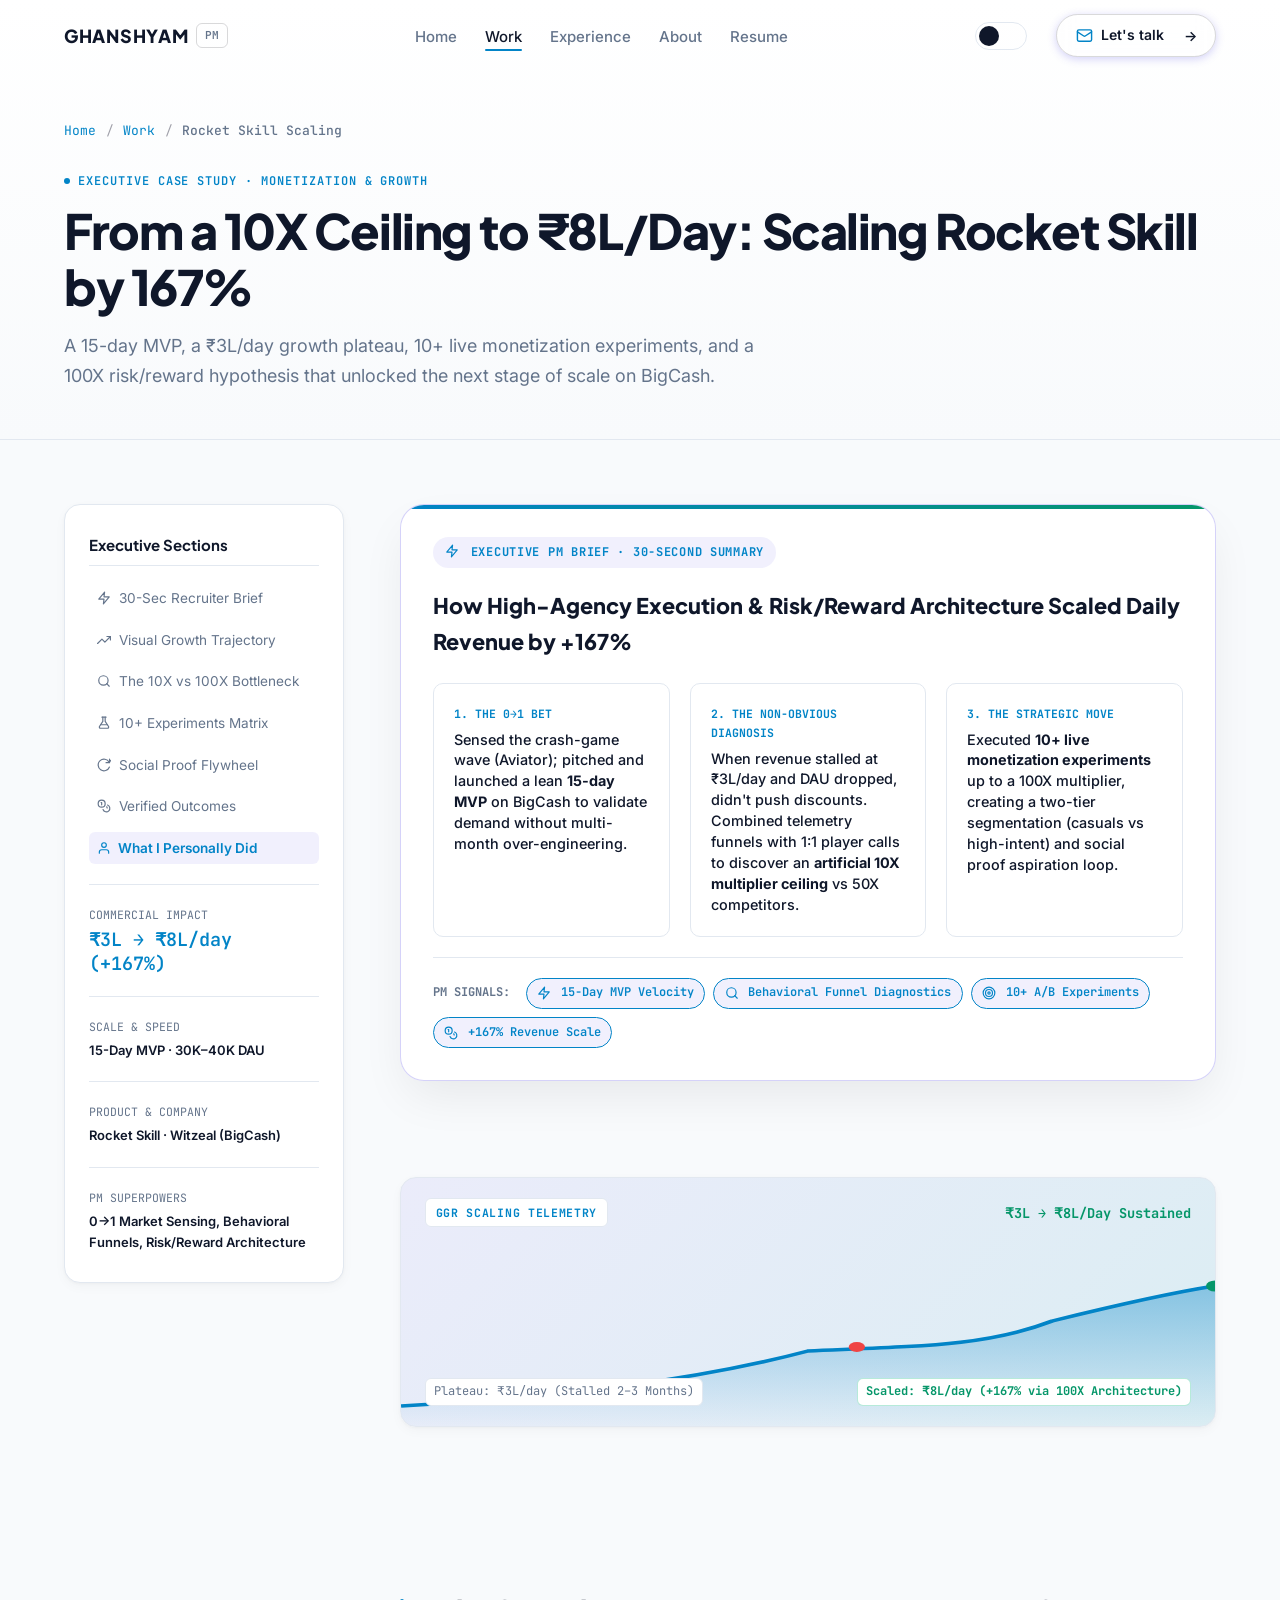
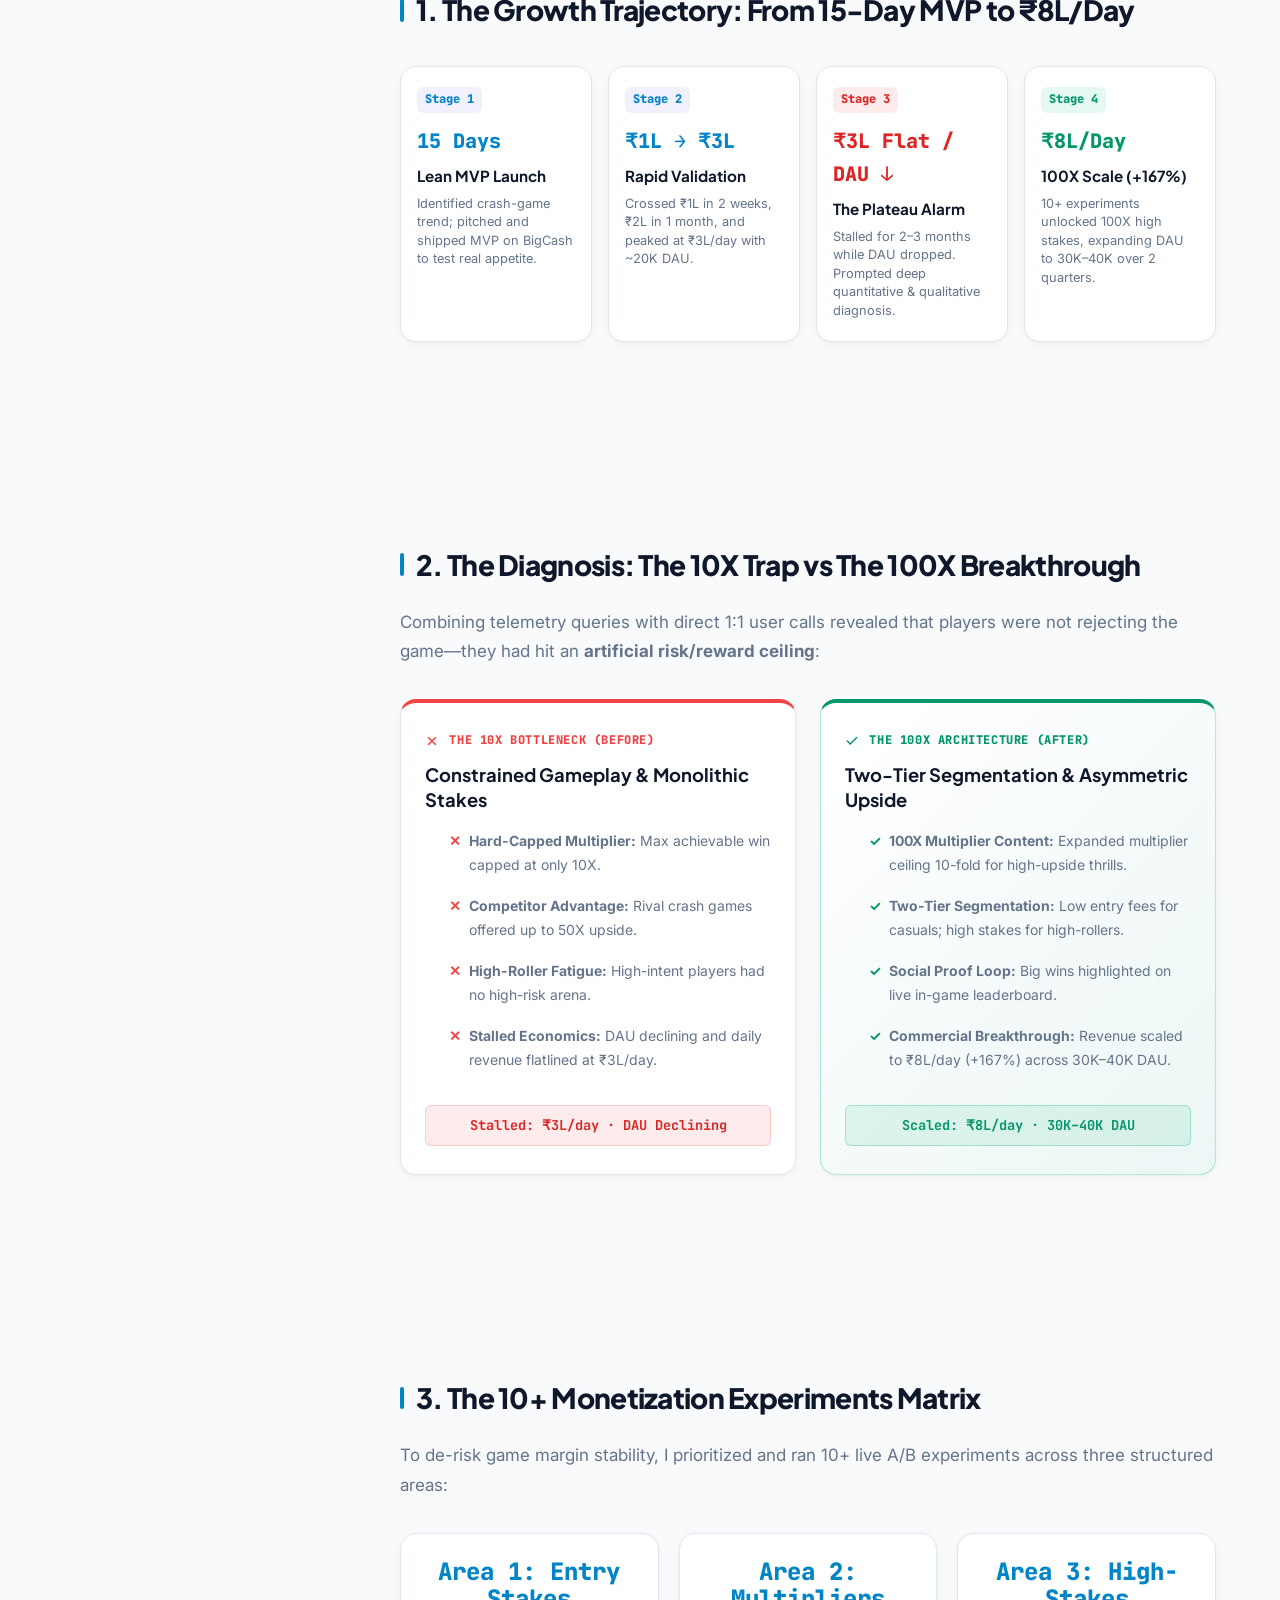
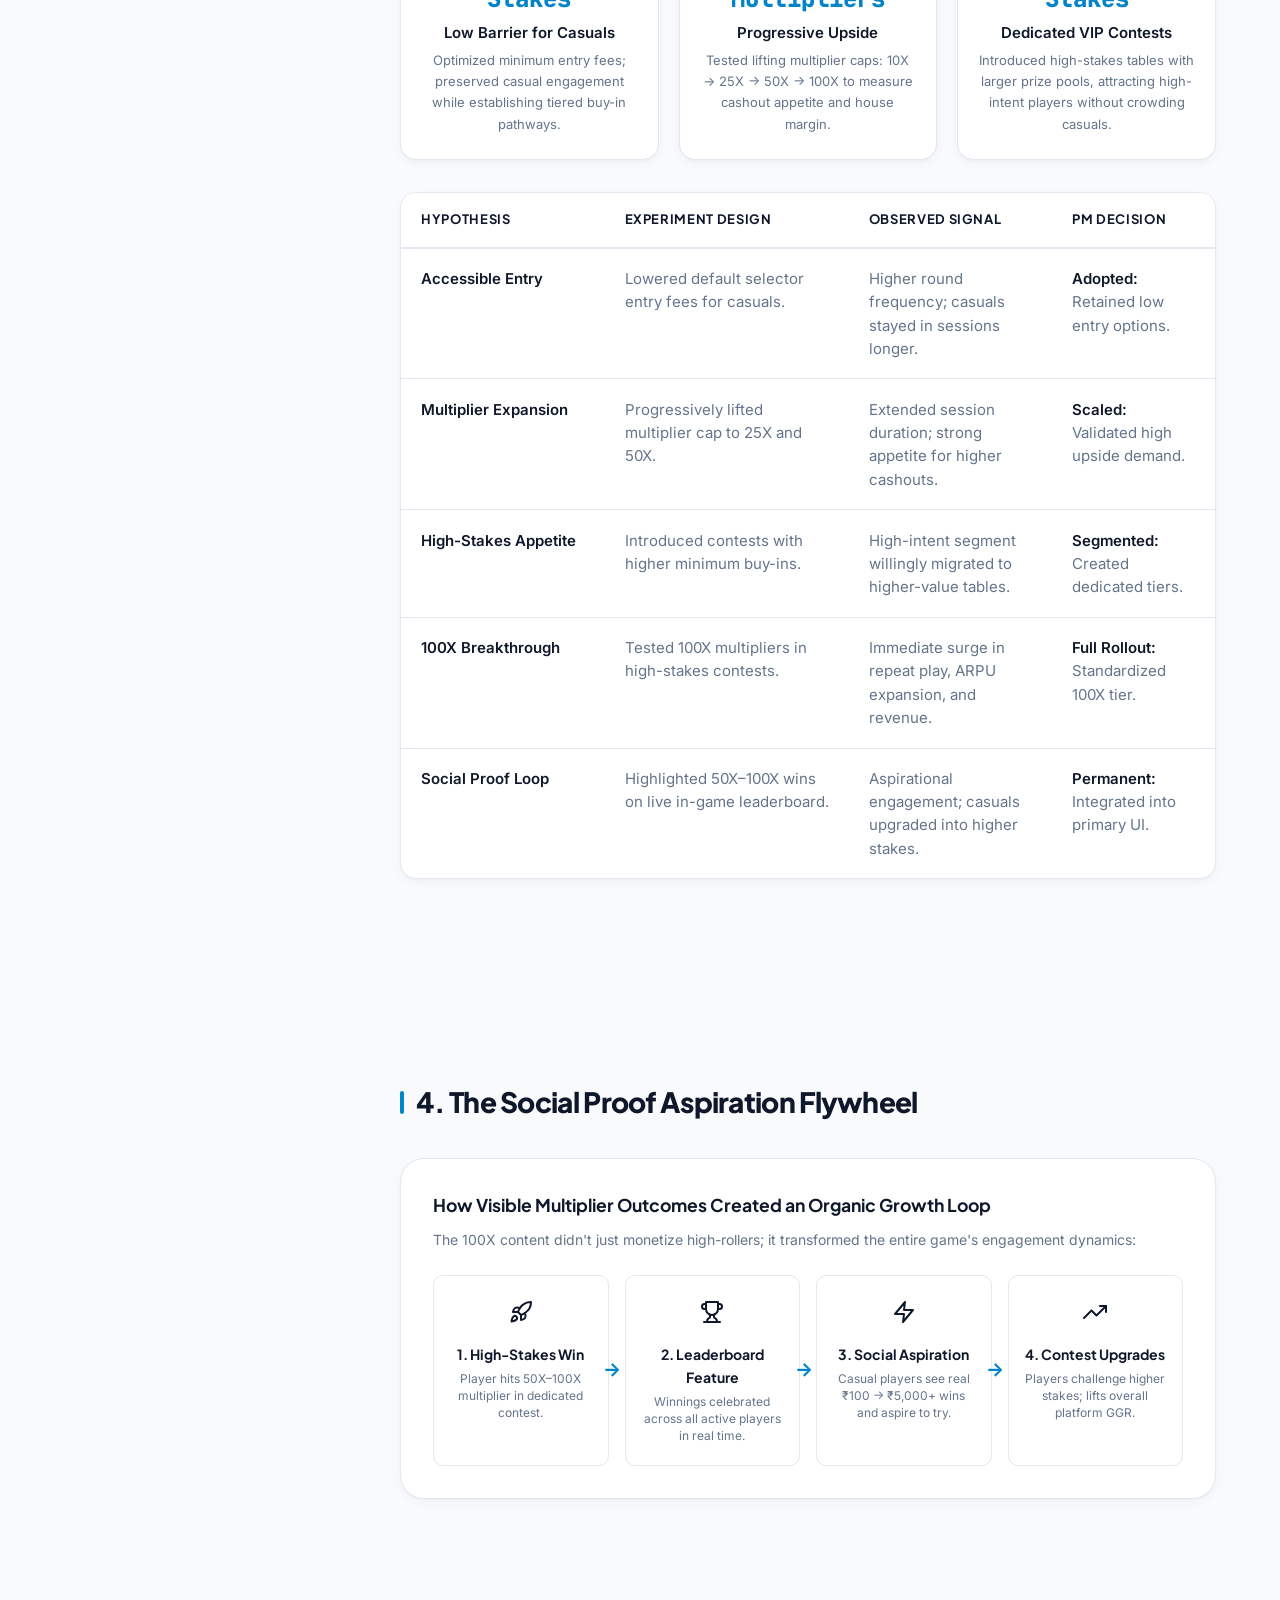
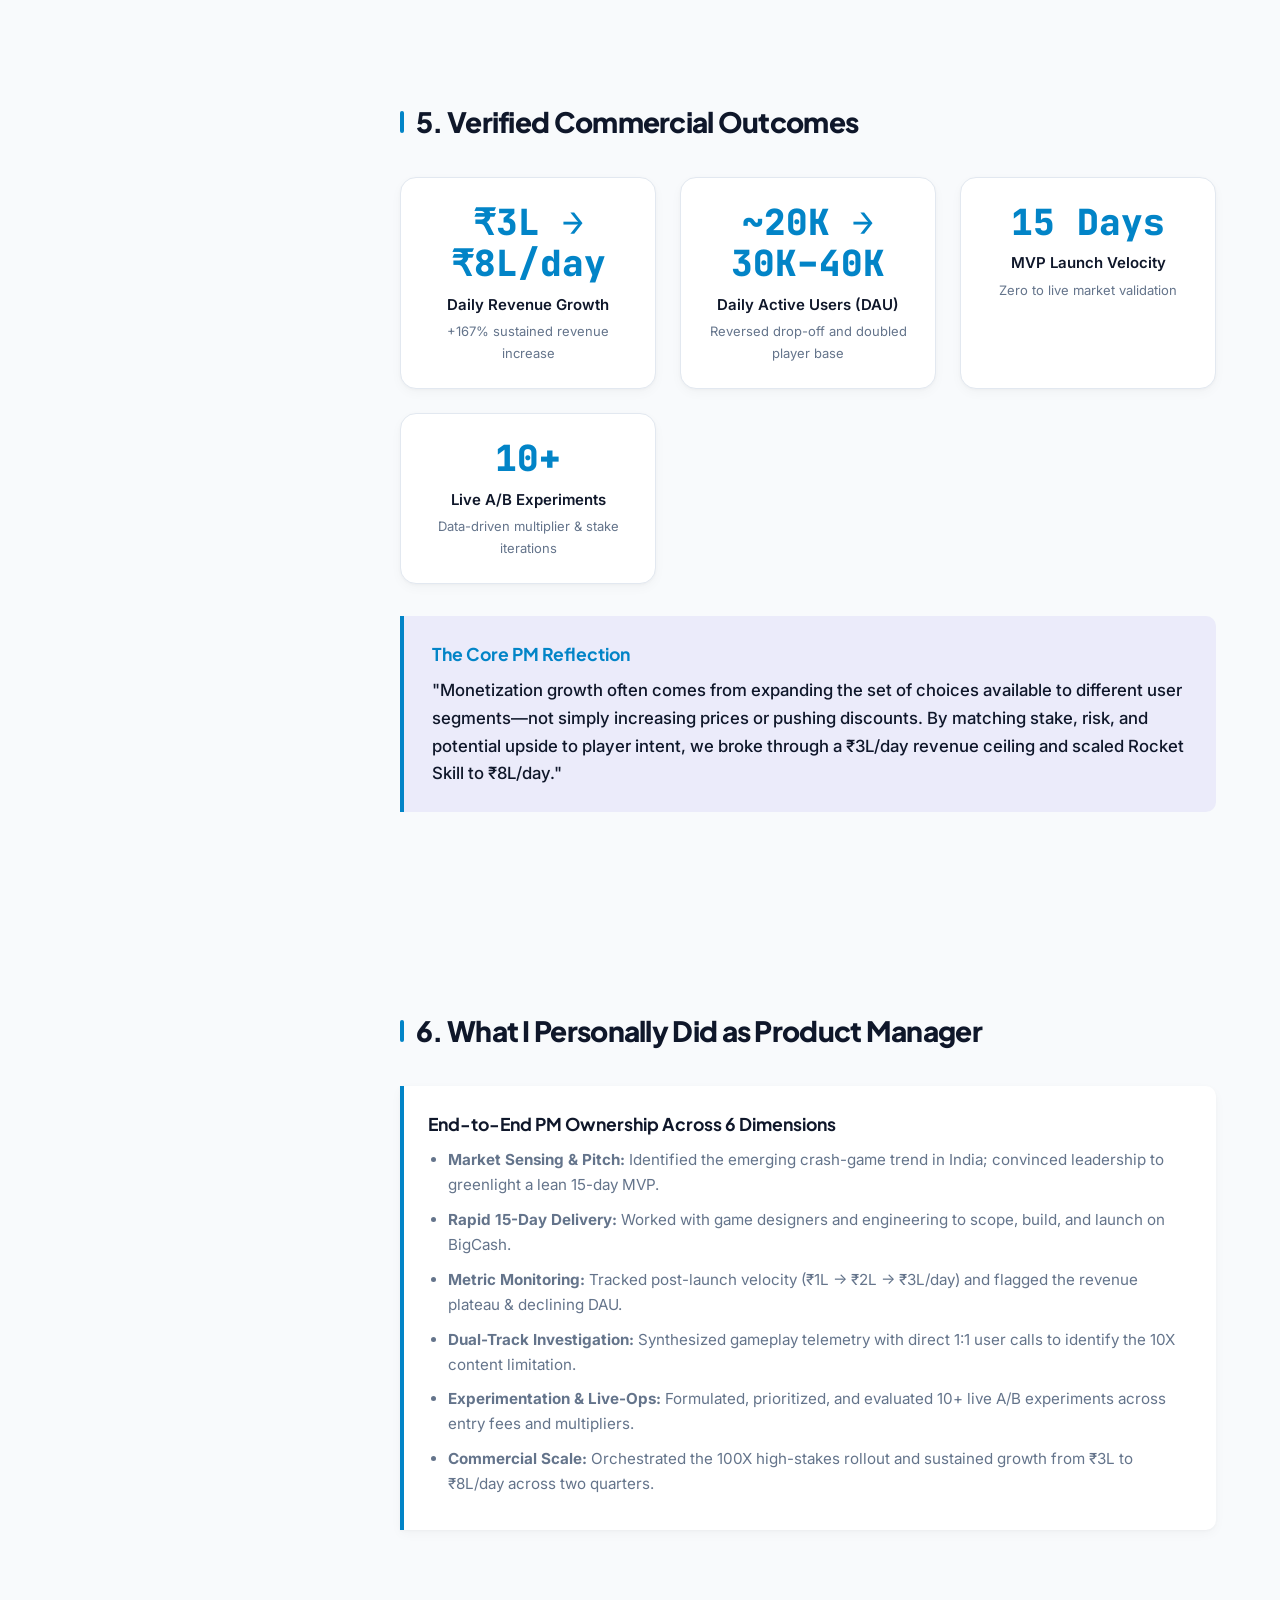
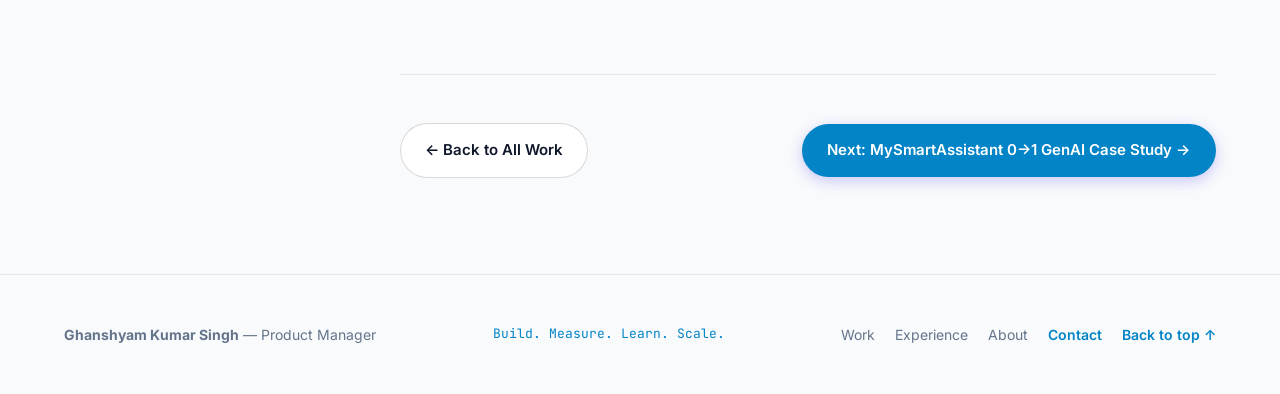
<file: case-study-rocketskill.html>
<!DOCTYPE html>
<html lang="en">
<head>
  <meta charset="UTF-8">
  <meta name="viewport" content="width=device-width, initial-scale=1.0">
  <title>From a 10X Ceiling to ₹8L/Day: Scaling Rocket Skill Revenue by 167% — Ghanshyam Kumar Singh</title>
  <meta name="description" content="Executive PM Case Study: How Ghanshyam Kumar Singh launched a 15-day MVP on BigCash, diagnosed a ₹3L/day plateau, and ran 10+ monetization experiments up to a 100X multiplier to scale daily revenue to ₹8L.">
  
  <!-- Fonts -->
  <link rel="preconnect" href="https://fonts.googleapis.com">
  <link rel="preconnect" href="https://fonts.gstatic.com" crossorigin>
  <link href="https://fonts.googleapis.com/css2?family=Inter:wght@400;500;600;700&family=JetBrains+Mono:wght@500;600;700;800&family=Plus+Jakarta+Sans:wght@600;700;800&display=swap" rel="stylesheet">
  
  <!-- Styles -->
  <link rel="stylesheet" href="styles.css">
  <link rel="stylesheet" href="revamp.css">
</head>
<body>

  <!-- ========================================================================
       1. NAVIGATION BAR
       ======================================================================== -->
  <header class="site-header" id="site-header">
    <div class="header-container">
      <a href="index.html" class="brand-logo" aria-label="Ghanshyam Kumar Singh Home">
        <span>GHANSHYAM</span>
        <span class="brand-badge">PM</span>
      </a>

      <nav aria-label="Main Navigation">
        <ul class="nav-links">
          <li><a href="index.html" class="nav-link">Home</a></li>
          <li><a href="work.html" class="nav-link active">Work</a></li>
          <li><a href="experience.html" class="nav-link">Experience</a></li>
          <li><a href="about.html" class="nav-link">About</a></li>
          <li><a href="Ghanshyam_Kumar_Singh_Resume.pdf" class="nav-link" target="_blank">Resume</a></li>
        </ul>
      </nav>

      <div class="header-actions">
        <!-- Theme Toggle Switch -->
        <div class="theme-switch-wrapper" style="margin-right: 15px;">
          <label class="theme-switch" for="theme-toggle">
            <input type="checkbox" id="theme-toggle" aria-label="Toggle light and dark theme" />
            <span class="slider"></span>
          </label>
        </div>

        <a href="index.html#contact" class="btn-header-cta" aria-label="Let's talk — Contact Ghanshyam" title="Let's talk">
          <svg width="18" height="18" viewBox="0 0 24 24" fill="none" stroke="currentColor" stroke-width="2" stroke-linecap="round" stroke-linejoin="round">
            <rect width="20" height="16" x="2" y="4" rx="2"></rect>
            <path d="m22 7-8.97 5.7a1.94 1.94 0 0 1-2.06 0L2 7"></path>
          </svg>
          <span class="cta-text">Let's talk</span>
          <span class="cta-arrow" aria-hidden="true">→</span>
        </a>

        <!-- Mobile Hamburger Button -->
        <button id="mobile-menu-btn" class="mobile-menu-btn" aria-label="Open navigation menu">
          <svg width="22" height="22" viewBox="0 0 24 24" fill="none" stroke="currentColor" stroke-width="2" stroke-linecap="round" stroke-linejoin="round">
            <line x1="3" y1="12" x2="21" y2="12"></line>
            <line x1="3" y1="6" x2="21" y2="6"></line>
            <line x1="3" y1="18" x2="21" y2="18"></line>
          </svg>
        </button>
      </div>
    </div>
  </header>

  <!-- Mobile Drawer Overlay -->
  <div id="mobile-overlay" class="mobile-overlay" aria-hidden="true">
    <div class="mobile-drawer-header">
      <a href="index.html" class="brand-logo" style="text-decoration: none;">
        <span>GHANSHYAM</span>
        <span class="brand-badge" style="font-size: 0.7rem; padding: 0.15rem 0.45rem; background: rgba(99, 102, 241, 0.15); border: 1px solid rgba(99, 102, 241, 0.3); border-radius: 6px; color: var(--accent); font-weight: 800; letter-spacing: 0.05em; margin-left: 0.4rem;">PM</span>
      </a>
      <button class="close-mobile-menu" aria-label="Close menu">
        <svg width="20" height="20" viewBox="0 0 24 24" fill="none" stroke="currentColor" stroke-width="2" stroke-linecap="round" stroke-linejoin="round">
          <line x1="18" y1="6" x2="6" y2="18"></line>
          <line x1="6" y1="6" x2="18" y2="18"></line>
        </svg>
      </button>
    </div>

    <!-- Theme Toggle inside Menu -->
    <div class="mobile-theme-card">
      <div class="mobile-theme-meta">
        <div class="mobile-theme-icon-wrap">
          <svg width="18" height="18" viewBox="0 0 24 24" fill="none" stroke="currentColor" stroke-width="2" stroke-linecap="round" stroke-linejoin="round">
            <circle cx="12" cy="12" r="5"></circle>
            <line x1="12" y1="1" x2="12" y2="3"></line>
            <line x1="12" y1="21" x2="12" y2="23"></line>
            <line x1="4.22" y1="4.22" x2="5.64" y2="5.64"></line>
            <line x1="18.36" y1="18.36" x2="19.78" y2="19.78"></line>
            <line x1="1" y1="12" x2="3" y2="12"></line>
            <line x1="21" y1="12" x2="23" y2="12"></line>
            <line x1="4.22" y1="19.78" x2="5.64" y2="18.36"></line>
            <line x1="18.36" y1="5.64" x2="19.78" y2="4.22"></line>
          </svg>
        </div>
        <div>
          <div class="mobile-theme-title">Theme Mode</div>
          <div class="mobile-theme-status" id="mobile-theme-status">Dark Mode</div>
        </div>
      </div>
      <label class="theme-switch" for="mobile-theme-toggle">
        <input type="checkbox" id="mobile-theme-toggle" aria-label="Toggle light and dark theme" />
        <span class="slider"></span>
      </label>
    </div>

    <!-- Nav Links -->
    <ul class="mobile-nav-list">
      <li><a href="index.html" class="mobile-nav-link">Home <span>→</span></a></li>
      <li><a href="work.html" class="mobile-nav-link active">Case Studies <span>→</span></a></li>
      <li><a href="experience.html" class="mobile-nav-link">Experience <span>→</span></a></li>
      <li><a href="about.html" class="mobile-nav-link">About Me <span>→</span></a></li>
      <li><a href="Ghanshyam_Kumar_Singh_Resume.pdf" class="mobile-nav-link" target="_blank">Download Resume <span>→</span></a></li>
    </ul>

    <!-- Bottom Drawer CTA -->
    <div class="mobile-drawer-cta-wrap">
      <a href="index.html#contact" class="mobile-drawer-cta">
        <svg width="18" height="18" viewBox="0 0 24 24" fill="none" stroke="currentColor" stroke-width="2" stroke-linecap="round" stroke-linejoin="round">
          <rect width="20" height="16" x="2" y="4" rx="2"></rect>
          <path d="m22 7-8.97 5.7a1.94 1.94 0 0 1-2.06 0L2 7"></path>
        </svg>
        <span>Let's talk — Get in touch</span>
        <span aria-hidden="true">→</span>
      </a>
    </div>
  </div>

  <main>
    <!-- ========================================================================
         2. SUBPAGE HEADER
         ======================================================================== -->
    <header class="subpage-header">
      <div class="container">
        <nav class="breadcrumb-nav" aria-label="Breadcrumb">
          <a href="index.html" class="breadcrumb-link">Home</a>
          <span class="breadcrumb-separator">/</span>
          <a href="work.html" class="breadcrumb-link">Work</a>
          <span class="breadcrumb-separator">/</span>
          <span class="breadcrumb-current">Rocket Skill Scaling</span>
        </nav>

        <span class="eyebrow">EXECUTIVE CASE STUDY · MONETIZATION & GROWTH</span>
        <h1 class="subpage-title">From a 10X Ceiling to ₹8L/Day: Scaling Rocket Skill by 167%</h1>
        <p class="subpage-subtitle">
          A 15-day MVP, a ₹3L/day growth plateau, 10+ live monetization experiments, and a 100X risk/reward hypothesis that unlocked the next stage of scale on BigCash.
        </p>
      </div>
    </header>

    <!-- ========================================================================
         3. ARTICLE BODY & SIDEBAR
         ======================================================================== -->
    <section class="case-study-page-container">
      <div class="container">
        <div class="case-study-article-layout">
          
          <!-- Sticky Sidebar -->
          <aside class="case-study-sidebar">
            <h3 class="sidebar-heading">Executive Sections</h3>
            <ul class="toc-list">
              <li><a href="#brief" class="toc-link active"><svg width="14" height="14" viewBox="0 0 24 24" fill="none" stroke="currentColor" stroke-width="2" stroke-linecap="round" stroke-linejoin="round" style="vertical-align: -2px; margin-right: 4px;"><polygon points="13 2 3 14 12 14 11 22 21 10 12 10 13 2"></polygon></svg> 30-Sec Recruiter Brief</a></li>
              <li><a href="#timeline" class="toc-link"><svg width="14" height="14" viewBox="0 0 24 24" fill="none" stroke="currentColor" stroke-width="2" stroke-linecap="round" stroke-linejoin="round" style="vertical-align: -2px; margin-right: 4px;"><polyline points="23 6 13.5 15.5 8.5 10.5 1 18"></polyline><polyline points="17 6 23 6 23 12"></polyline></svg> Visual Growth Trajectory</a></li>
              <li><a href="#contrast" class="toc-link"><svg width="14" height="14" viewBox="0 0 24 24" fill="none" stroke="currentColor" stroke-width="2" stroke-linecap="round" stroke-linejoin="round" style="vertical-align: -2px; margin-right: 4px;"><circle cx="11" cy="11" r="8"></circle><line x1="21" y1="21" x2="16.65" y2="16.65"></line></svg> The 10X vs 100X Bottleneck</a></li>
              <li><a href="#experiments" class="toc-link"><svg width="14" height="14" viewBox="0 0 24 24" fill="none" stroke="currentColor" stroke-width="2" stroke-linecap="round" stroke-linejoin="round" style="vertical-align: -2px; margin-right: 4px;"><path d="M10 2v7.31L4.2 18.06A2 2 0 0 0 5.86 21h12.28a2 2 0 0 0 1.66-2.94L14 9.31V2"></path><line x1="8.5" y1="2" x2="15.5" y2="2"></line><line x1="6.5" y1="15" x2="17.5" y2="15"></line></svg> 10+ Experiments Matrix</a></li>
              <li><a href="#flywheel" class="toc-link"><svg width="14" height="14" viewBox="0 0 24 24" fill="none" stroke="currentColor" stroke-width="2" stroke-linecap="round" stroke-linejoin="round" style="vertical-align: -2px; margin-right: 4px;"><path d="M21.5 2v6h-6M21.34 15.57a10 10 0 1 1-.57-8.38l5.67-5.67"/></svg> Social Proof Flywheel</a></li>
              <li><a href="#impact" class="toc-link"><svg width="14" height="14" viewBox="0 0 24 24" fill="none" stroke="currentColor" stroke-width="2" stroke-linecap="round" stroke-linejoin="round" style="vertical-align: -2px; margin-right: 4px;"><circle cx="8" cy="8" r="6"></circle><path d="M18.09 10.37A6 6 0 1 1 10.34 18"></path><path d="M7 6h1v4"></path><path d="M16.7 13.3l.8 2.2"></path></svg> Verified Outcomes</a></li>
              <li><a href="#my-role" class="toc-link"><svg width="14" height="14" viewBox="0 0 24 24" fill="none" stroke="currentColor" stroke-width="2" stroke-linecap="round" stroke-linejoin="round" style="vertical-align: -2px; margin-right: 4px;"><path d="M20 21v-2a4 4 0 0 0-4-4H8a4 4 0 0 0-4 4v2"></path><circle cx="12" cy="7" r="4"></circle></svg> What I Personally Did</a></li>
            </ul>

            <div class="sidebar-meta-item">
              <div class="sidebar-meta-label">Commercial Impact</div>
              <div class="sidebar-meta-val" style="color: var(--accent); font-size: 1.15rem; font-family: var(--font-mono); line-height: 1.3;">
                ₹3L → ₹8L/day (+167%)
              </div>
            </div>

            <div class="sidebar-meta-item">
              <div class="sidebar-meta-label">Scale & Speed</div>
              <div class="sidebar-meta-val">15-Day MVP · 30K–40K DAU</div>
            </div>

            <div class="sidebar-meta-item">
              <div class="sidebar-meta-label">Product & Company</div>
              <div class="sidebar-meta-val">Rocket Skill · Witzeal (BigCash)</div>
            </div>

            <div class="sidebar-meta-item">
              <div class="sidebar-meta-label">PM Superpowers</div>
              <div class="sidebar-meta-val">0→1 Market Sensing, Behavioral Funnels, Risk/Reward Architecture</div>
            </div>
          </aside>

          <!-- Main Article Column -->
          <article class="case-study-content-column">
            
            <!-- ================================================================
                 SECTION 1: THE 30-SECOND RECRUITER BRIEF
                 ================================================================ -->
            <section class="executive-brief-card" id="brief">
              <div class="brief-badge">
                <span><svg width="14" height="14" viewBox="0 0 24 24" fill="none" stroke="currentColor" stroke-width="2" stroke-linecap="round" stroke-linejoin="round" style="vertical-align: -2px; margin-right: 4px;"><polygon points="13 2 3 14 12 14 11 22 21 10 12 10 13 2"></polygon></svg> Executive PM Brief · 30-Second Summary</span>
              </div>

              <h2 style="font-family: var(--font-display); font-size: 1.35rem; font-weight: 800; color: var(--text-primary); margin-bottom: 0.5rem;">
                How High-Agency Execution & Risk/Reward Architecture Scaled Daily Revenue by +167%
              </h2>

              <div class="brief-grid">
                <div class="brief-col">
                  <div class="brief-col-label">1. The 0→1 Bet</div>
                  <div class="brief-col-text">
                    Sensed the crash-game wave (Aviator); pitched and launched a lean <strong>15-day MVP</strong> on BigCash to validate demand without multi-month over-engineering.
                  </div>
                </div>

                <div class="brief-col">
                  <div class="brief-col-label">2. The Non-Obvious Diagnosis</div>
                  <div class="brief-col-text">
                    When revenue stalled at ₹3L/day and DAU dropped, didn't push discounts. Combined telemetry funnels with 1:1 player calls to discover an <strong>artificial 10X multiplier ceiling</strong> vs 50X competitors.
                  </div>
                </div>

                <div class="brief-col">
                  <div class="brief-col-label">3. The Strategic Move</div>
                  <div class="brief-col-text">
                    Executed <strong>10+ live monetization experiments</strong> up to a 100X multiplier, creating a two-tier segmentation (casuals vs high-intent) and social proof aspiration loop.
                  </div>
                </div>
              </div>

              <div class="brief-superpower-row">
                <span class="brief-superpower-label">PM Signals:</span>
                <span class="pm-mindset-pill highlight"><svg width="14" height="14" viewBox="0 0 24 24" fill="none" stroke="currentColor" stroke-width="2" stroke-linecap="round" stroke-linejoin="round" style="vertical-align: -2px; margin-right: 4px;"><polygon points="13 2 3 14 12 14 11 22 21 10 12 10 13 2"></polygon></svg> 15-Day MVP Velocity</span>
                <span class="pm-mindset-pill highlight"><svg width="14" height="14" viewBox="0 0 24 24" fill="none" stroke="currentColor" stroke-width="2" stroke-linecap="round" stroke-linejoin="round" style="vertical-align: -2px; margin-right: 4px;"><circle cx="11" cy="11" r="8"></circle><line x1="21" y1="21" x2="16.65" y2="16.65"></line></svg> Behavioral Funnel Diagnostics</span>
                <span class="pm-mindset-pill highlight"><svg width="14" height="14" viewBox="0 0 24 24" fill="none" stroke="currentColor" stroke-width="2" stroke-linecap="round" stroke-linejoin="round" style="vertical-align: -2px; margin-right: 4px;"><circle cx="12" cy="12" r="10"></circle><circle cx="12" cy="12" r="6"></circle><circle cx="12" cy="12" r="2"></circle></svg> 10+ A/B Experiments</span>
                <span class="pm-mindset-pill highlight"><svg width="14" height="14" viewBox="0 0 24 24" fill="none" stroke="currentColor" stroke-width="2" stroke-linecap="round" stroke-linejoin="round" style="vertical-align: -2px; margin-right: 4px;"><circle cx="8" cy="8" r="6"></circle><path d="M18.09 10.37A6 6 0 1 1 10.34 18"></path><path d="M7 6h1v4"></path><path d="M16.7 13.3l.8 2.2"></path></svg> +167% Revenue Scale</span>
              </div>
            </section>

            <!-- ================================================================
                 SECTION 2: ANIMATED SVG TELEMETRY GROWTH GRAPHIC
                 ================================================================ -->
            <section style="margin-bottom: 3rem;">
              <div class="telemetry-header-visual" style="height: 250px; border-radius: var(--radius-lg); border: 1px solid var(--border); box-shadow: var(--card-shadow);">
                <div class="telemetry-badge-row">
                  <span class="telemetry-badge">GGR Scaling Telemetry</span>
                  <span style="font-family: var(--font-mono); font-size: 0.85rem; color: var(--accent-emerald); font-weight: 700;">₹3L → ₹8L/Day Sustained</span>
                </div>
                
                <div class="telemetry-svg-container">
                  <svg viewBox="0 0 500 150" preserveAspectRatio="none" style="width: 100%; height: 100%;">
                    <defs>
                      <linearGradient id="rocketStudyGrad2" x1="0" y1="0" x2="0" y2="1">
                        <stop offset="0%" stop-color="var(--accent)" stop-opacity="0.4" />
                        <stop offset="100%" stop-color="var(--accent)" stop-opacity="0.0" />
                      </linearGradient>
                    </defs>
                    <path d="M0,130 C100,120 180,105 250,75 C320,70 360,70 400,45 C450,25 480,15 500,10 L500,150 L0,150 Z" fill="url(#rocketStudyGrad2)" />
                    <path d="M0,130 C100,120 180,105 250,75 C320,70 360,70 400,45 C450,25 480,15 500,10" fill="none" stroke="var(--accent)" stroke-width="3.5" />
                    <circle cx="280" cy="71" r="5" fill="#EF4444" />
                    <circle cx="500" cy="10" r="5.5" fill="var(--accent-emerald)" />
                  </svg>
                </div>

                <div class="telemetry-labels-row">
                  <span class="telemetry-val-before">Plateau: ₹3L/day (Stalled 2–3 Months)</span>
                  <span class="telemetry-val-after">Scaled: ₹8L/day (+167% via 100X Architecture)</span>
                </div>
              </div>
            </section>

            <!-- ================================================================
                 SECTION 3: VISUAL GROWTH TRAJECTORY STEPPER
                 ================================================================ -->
            <section class="cs-deep-section" id="timeline">
              <h2>1. The Growth Trajectory: From 15-Day MVP to ₹8L/Day</h2>
              
              <div class="visual-stepper">
                <div class="step-card">
                  <span class="step-badge-num">Stage 1</span>
                  <div class="step-metric-highlight" style="color: var(--accent);">15 Days</div>
                  <div class="step-title">Lean MVP Launch</div>
                  <div class="step-desc">Identified crash-game trend; pitched and shipped MVP on BigCash to test real appetite.</div>
                </div>

                <div class="step-card">
                  <span class="step-badge-num">Stage 2</span>
                  <div class="step-metric-highlight" style="color: var(--accent);">₹1L → ₹3L</div>
                  <div class="step-title">Rapid Validation</div>
                  <div class="step-desc">Crossed ₹1L in 2 weeks, ₹2L in 1 month, and peaked at ₹3L/day with ~20K DAU.</div>
                </div>

                <div class="step-card">
                  <span class="step-badge-num" style="background-color: rgba(239, 68, 68, 0.1); color: #DC2626;">Stage 3</span>
                  <div class="step-metric-highlight" style="color: #DC2626;">₹3L Flat / DAU ↓</div>
                  <div class="step-title">The Plateau Alarm</div>
                  <div class="step-desc">Stalled for 2–3 months while DAU dropped. Prompted deep quantitative & qualitative diagnosis.</div>
                </div>

                <div class="step-card">
                  <span class="step-badge-num" style="background-color: rgba(16, 185, 129, 0.1); color: var(--accent-emerald);">Stage 4</span>
                  <div class="step-metric-highlight" style="color: var(--accent-emerald);">₹8L/Day</div>
                  <div class="step-title">100X Scale (+167%)</div>
                  <div class="step-desc">10+ experiments unlocked 100X high stakes, expanding DAU to 30K–40K over 2 quarters.</div>
                </div>
              </div>
            </section>

            <!-- ================================================================
                 SECTION 4: HIGH-CONTRAST BEFORE VS AFTER INFOGRAPHIC
                 ================================================================ -->
            <section class="cs-deep-section" id="contrast">
              <h2>2. The Diagnosis: The 10X Trap vs The 100X Breakthrough</h2>
              <p>
                Combining telemetry queries with direct 1:1 user calls revealed that players were not rejecting the game—they had hit an <strong>artificial risk/reward ceiling</strong>:
              </p>

              <div class="contrast-infographic-grid">
                <!-- Before Panel -->
                <div class="contrast-panel before">
                  <div>
                    <span class="contrast-tag danger"><svg width="14" height="14" viewBox="0 0 24 24" fill="none" stroke="currentColor" stroke-width="2.5" stroke-linecap="round" stroke-linejoin="round" style="vertical-align: -2px; margin-right: 4px;"><line x1="18" y1="6" x2="6" y2="18"></line><line x1="6" y1="6" x2="18" y2="18"></line></svg> The 10X Bottleneck (Before)</span>
                    <h3 class="contrast-headline">Constrained Gameplay & Monolithic Stakes</h3>
                    <ul class="contrast-list">
                      <li><strong>Hard-Capped Multiplier:</strong> Max achievable win capped at only 10X.</li>
                      <li><strong>Competitor Advantage:</strong> Rival crash games offered up to 50X upside.</li>
                      <li><strong>High-Roller Fatigue:</strong> High-intent players had no high-risk arena.</li>
                      <li><strong>Stalled Economics:</strong> DAU declining and daily revenue flatlined at ₹3L/day.</li>
                    </ul>
                  </div>
                  <div class="contrast-metric-badge">Stalled: ₹3L/day · DAU Declining</div>
                </div>

                <!-- After Panel -->
                <div class="contrast-panel after">
                  <div>
                    <span class="contrast-tag success"><svg width="14" height="14" viewBox="0 0 24 24" fill="none" stroke="currentColor" stroke-width="2.5" stroke-linecap="round" stroke-linejoin="round" style="vertical-align: -2px; margin-right: 4px;"><polyline points="20 6 9 17 4 12"></polyline></svg> The 100X Architecture (After)</span>
                    <h3 class="contrast-headline">Two-Tier Segmentation & Asymmetric Upside</h3>
                    <ul class="contrast-list">
                      <li><strong>100X Multiplier Content:</strong> Expanded multiplier ceiling 10-fold for high-upside thrills.</li>
                      <li><strong>Two-Tier Segmentation:</strong> Low entry fees for casuals; high stakes for high-rollers.</li>
                      <li><strong>Social Proof Loop:</strong> Big wins highlighted on live in-game leaderboard.</li>
                      <li><strong>Commercial Breakthrough:</strong> Revenue scaled to ₹8L/day (+167%) across 30K–40K DAU.</li>
                    </ul>
                  </div>
                  <div class="contrast-metric-badge">Scaled: ₹8L/day · 30K–40K DAU</div>
                </div>
              </div>
            </section>

            <!-- ================================================================
                 SECTION 5: 10+ EXPERIMENTS MATRIX
                 ================================================================ -->
            <section class="cs-deep-section" id="experiments">
              <h2>3. The 10+ Monetization Experiments Matrix</h2>
              <p>
                To de-risk game margin stability, I prioritized and ran 10+ live A/B experiments across three structured areas:
              </p>

              <div class="experiment-cards-grid">
                <div class="result-card">
                  <div class="result-num" style="font-size: 1.5rem;">Area 1: Entry Stakes</div>
                  <div class="result-label">Low Barrier for Casuals</div>
                  <div class="result-sub">Optimized minimum entry fees; preserved casual engagement while establishing tiered buy-in pathways.</div>
                </div>
                <div class="result-card">
                  <div class="result-num" style="font-size: 1.5rem;">Area 2: Multipliers</div>
                  <div class="result-label">Progressive Upside</div>
                  <div class="result-sub">Tested lifting multiplier caps: 10X → 25X → 50X → 100X to measure cashout appetite and house margin.</div>
                </div>
                <div class="result-card">
                  <div class="result-num" style="font-size: 1.5rem;">Area 3: High-Stakes</div>
                  <div class="result-label">Dedicated VIP Contests</div>
                  <div class="result-sub">Introduced high-stakes tables with larger prize pools, attracting high-intent players without crowding casuals.</div>
                </div>
              </div>

              <!-- Decision Table -->
              <div class="decision-table-wrapper" style="margin-top: 1.75rem;">
                <table class="pm-matrix-table">
                  <thead>
                    <tr>
                      <th style="width: 25%;">Hypothesis</th>
                      <th style="width: 30%;">Experiment Design</th>
                      <th style="width: 25%;">Observed Signal</th>
                      <th style="width: 20%;">PM Decision</th>
                    </tr>
                  </thead>
                  <tbody>
                    <tr>
                      <td><strong>Accessible Entry</strong></td>
                      <td>Lowered default selector entry fees for casuals.</td>
                      <td>Higher round frequency; casuals stayed in sessions longer.</td>
                      <td><strong>Adopted:</strong> Retained low entry options.</td>
                    </tr>
                    <tr>
                      <td><strong>Multiplier Expansion</strong></td>
                      <td>Progressively lifted multiplier cap to 25X and 50X.</td>
                      <td>Extended session duration; strong appetite for higher cashouts.</td>
                      <td><strong>Scaled:</strong> Validated high upside demand.</td>
                    </tr>
                    <tr>
                      <td><strong>High-Stakes Appetite</strong></td>
                      <td>Introduced contests with higher minimum buy-ins.</td>
                      <td>High-intent segment willingly migrated to higher-value tables.</td>
                      <td><strong>Segmented:</strong> Created dedicated tiers.</td>
                    </tr>
                    <tr>
                      <td><strong>100X Breakthrough</strong></td>
                      <td>Tested 100X multipliers in high-stakes contests.</td>
                      <td>Immediate surge in repeat play, ARPU expansion, and revenue.</td>
                      <td><strong>Full Rollout:</strong> Standardized 100X tier.</td>
                    </tr>
                    <tr>
                      <td><strong>Social Proof Loop</strong></td>
                      <td>Highlighted 50X–100X wins on live in-game leaderboard.</td>
                      <td>Aspirational engagement; casuals upgraded into higher stakes.</td>
                      <td><strong>Permanent:</strong> Integrated into primary UI.</td>
                    </tr>
                  </tbody>
                </table>
              </div>
            </section>

            <!-- ================================================================
                 SECTION 6: THE SOCIAL PROOF FLYWHEEL INFOGRAPHIC
                 ================================================================ -->
            <section class="cs-deep-section" id="flywheel">
              <h2>4. The Social Proof Aspiration Flywheel</h2>
              
              <div class="flywheel-container">
                <div class="flywheel-heading">How Visible Multiplier Outcomes Created an Organic Growth Loop</div>
                <div class="flywheel-sub">The 100X content didn't just monetize high-rollers; it transformed the entire game's engagement dynamics:</div>

                <div class="flywheel-steps-grid">
                  <div class="flywheel-node">
                    <div class="flywheel-icon"><svg width="24" height="24" viewBox="0 0 24 24" fill="none" stroke="currentColor" stroke-width="2" stroke-linecap="round" stroke-linejoin="round"><path d="M4.5 16.5c-1.5 1.26-2 5-2 5s3.74-.5 5-2c.71-.84.7-2.13-.09-2.91a2.18 2.18 0 0 0-2.91-.09z"></path><path d="m12 15-3-3a22 22 0 0 1 2-3.95A12.88 12.88 0 0 1 22 2c0 2.72-.78 7.5-6 11a22.35 22.35 0 0 1-4 2z"></path><path d="M9 12H4s.55-3.03 2-4c1.62-1.08 5 0 5 0"></path><path d="M12 15v5s3.03-.55 4-2c1.08-1.62 0-5 0-5"></path></svg></div>
                    <div class="flywheel-node-title">1. High-Stakes Win</div>
                    <div class="flywheel-node-desc">Player hits 50X–100X multiplier in dedicated contest.</div>
                  </div>

                  <div class="flywheel-node">
                    <div class="flywheel-icon"><svg width="24" height="24" viewBox="0 0 24 24" fill="none" stroke="currentColor" stroke-width="2" stroke-linecap="round" stroke-linejoin="round"><path d="M6 9H4.5a2.5 2.5 0 0 1 0-5H6"></path><path d="M18 9h1.5a2.5 2.5 0 0 0 0-5H18"></path><path d="M4 22h16"></path><path d="M10 14.66V17c0 .55-.47.98-.97 1.21C7.85 18.75 7 20.24 7 22"></path><path d="M14 14.66V17c0 .55.47.98.97 1.21C16.15 18.75 17 20.24 17 22"></path><path d="M18 2H6v7a6 6 0 0 0 12 0V2z"></path></svg></div>
                    <div class="flywheel-node-title">2. Leaderboard Feature</div>
                    <div class="flywheel-node-desc">Winnings celebrated across all active players in real time.</div>
                  </div>

                  <div class="flywheel-node">
                    <div class="flywheel-icon"><svg width="24" height="24" viewBox="0 0 24 24" fill="none" stroke="currentColor" stroke-width="2" stroke-linecap="round" stroke-linejoin="round"><polygon points="13 2 3 14 12 14 11 22 21 10 12 10 13 2"></polygon></svg></div>
                    <div class="flywheel-node-title">3. Social Aspiration</div>
                    <div class="flywheel-node-desc">Casual players see real ₹100 → ₹5,000+ wins and aspire to try.</div>
                  </div>

                  <div class="flywheel-node">
                    <div class="flywheel-icon"><svg width="24" height="24" viewBox="0 0 24 24" fill="none" stroke="currentColor" stroke-width="2" stroke-linecap="round" stroke-linejoin="round"><polyline points="23 6 13.5 15.5 8.5 10.5 1 18"></polyline><polyline points="17 6 23 6 23 12"></polyline></svg></div>
                    <div class="flywheel-node-title">4. Contest Upgrades</div>
                    <div class="flywheel-node-desc">Players challenge higher stakes; lifts overall platform GGR.</div>
                  </div>
                </div>
              </div>
            </section>

            <!-- ================================================================
                 SECTION 7: VERIFIED COMMERCIAL IMPACT
                 ================================================================ -->
            <section class="cs-deep-section" id="impact">
              <h2>5. Verified Commercial Outcomes</h2>
              
              <div class="results-grid" style="margin: 2rem 0;">
                <div class="result-card">
                  <div class="result-num">₹3L → ₹8L/day</div>
                  <div class="result-label">Daily Revenue Growth</div>
                  <div class="result-sub">+167% sustained revenue increase</div>
                </div>
                <div class="result-card">
                  <div class="result-num">~20K → 30K–40K</div>
                  <div class="result-label">Daily Active Users (DAU)</div>
                  <div class="result-sub">Reversed drop-off and doubled player base</div>
                </div>
                <div class="result-card">
                  <div class="result-num">15 Days</div>
                  <div class="result-label">MVP Launch Velocity</div>
                  <div class="result-sub">Zero to live market validation</div>
                </div>
                <div class="result-card">
                  <div class="result-num">10+</div>
                  <div class="result-label">Live A/B Experiments</div>
                  <div class="result-sub">Data-driven multiplier & stake iterations</div>
                </div>
              </div>

              <!-- Callout Quote -->
              <div class="callout-insight">
                <div class="callout-insight-title">The Core PM Reflection</div>
                <div class="callout-insight-text" style="font-size: 1.05rem; line-height: 1.65; font-weight: 500;">
                  "Monetization growth often comes from expanding the set of choices available to different user segments—not simply increasing prices or pushing discounts. By matching stake, risk, and potential upside to player intent, we broke through a ₹3L/day revenue ceiling and scaled Rocket Skill to ₹8L/day."
                </div>
              </div>
            </section>

            <!-- ================================================================
                 SECTION 8: WHAT I PERSONALLY DID AS PM
                 ================================================================ -->
            <section class="cs-deep-section" id="my-role">
              <h2>6. What I Personally Did as Product Manager</h2>
              
              <div class="cs-callout-box">
                <div class="cs-callout-title">End-to-End PM Ownership Across 6 Dimensions</div>
                <div class="cs-callout-body">
                  <ul style="margin: 0.5rem 0 0 1.25rem; line-height: 1.65;">
                    <li><strong>Market Sensing & Pitch:</strong> Identified the emerging crash-game trend in India; convinced leadership to greenlight a lean 15-day MVP.</li>
                    <li><strong>Rapid 15-Day Delivery:</strong> Worked with game designers and engineering to scope, build, and launch on BigCash.</li>
                    <li><strong>Metric Monitoring:</strong> Tracked post-launch velocity (₹1L → ₹2L → ₹3L/day) and flagged the revenue plateau & declining DAU.</li>
                    <li><strong>Dual-Track Investigation:</strong> Synthesized gameplay telemetry with direct 1:1 user calls to identify the 10X content limitation.</li>
                    <li><strong>Experimentation & Live-Ops:</strong> Formulated, prioritized, and evaluated 10+ live A/B experiments across entry fees and multipliers.</li>
                    <li><strong>Commercial Scale:</strong> Orchestrated the 100X high-stakes rollout and sustained growth from ₹3L to ₹8L/day across two quarters.</li>
                  </ul>
                </div>
              </div>
            </section>

            <!-- Footer Navigation -->
            <div class="cs-navigation-footer">
              <a href="work.html" class="btn-secondary">
                <span>← Back to All Work</span>
              </a>
              <a href="case-study-mysmartassistant.html" class="btn-primary">
                <span>Next: MySmartAssistant 0→1 GenAI Case Study →</span>
              </a>
            </div>

          </article>
        </div>
      </div>
    </section>
  </main>

  <!-- Floating Navigation Pill -->
  <div class="floating-nav-pill">
    <a href="#" class="floating-btn" aria-label="Scroll to top">
      <span>↑ Top</span>
    </a>
    <span style="color: var(--border-strong);">|</span>
    <a href="work.html" class="floating-btn" aria-label="Back to work hub">
      <span>← Work</span>
    </a>
  </div>

  <!-- Footer -->
  <footer class="site-footer">
    <div class="container">
      <div class="footer-content">
        <div>
          <strong>Ghanshyam Kumar Singh</strong> — Product Manager
        </div>
        <div class="footer-credo">
          Build. Measure. Learn. Scale.
        </div>
        <div style="display: flex; gap: 1.25rem;">
          <a href="work.html" style="color: var(--text-secondary);">Work</a>
          <a href="experience.html" style="color: var(--text-secondary);">Experience</a>
          <a href="about.html" style="color: var(--text-secondary);">About</a>
          <a href="index.html#contact" style="color: var(--accent); font-weight: 600;">Contact</a>
          <a href="#" style="color: var(--accent); font-weight: 600;">Back to top ↑</a>
        </div>
      </div>
    </div>
  </footer>

  <script src="app.js"></script>
  <script src="revamp.js"></script>
</body>
</html>
</file>
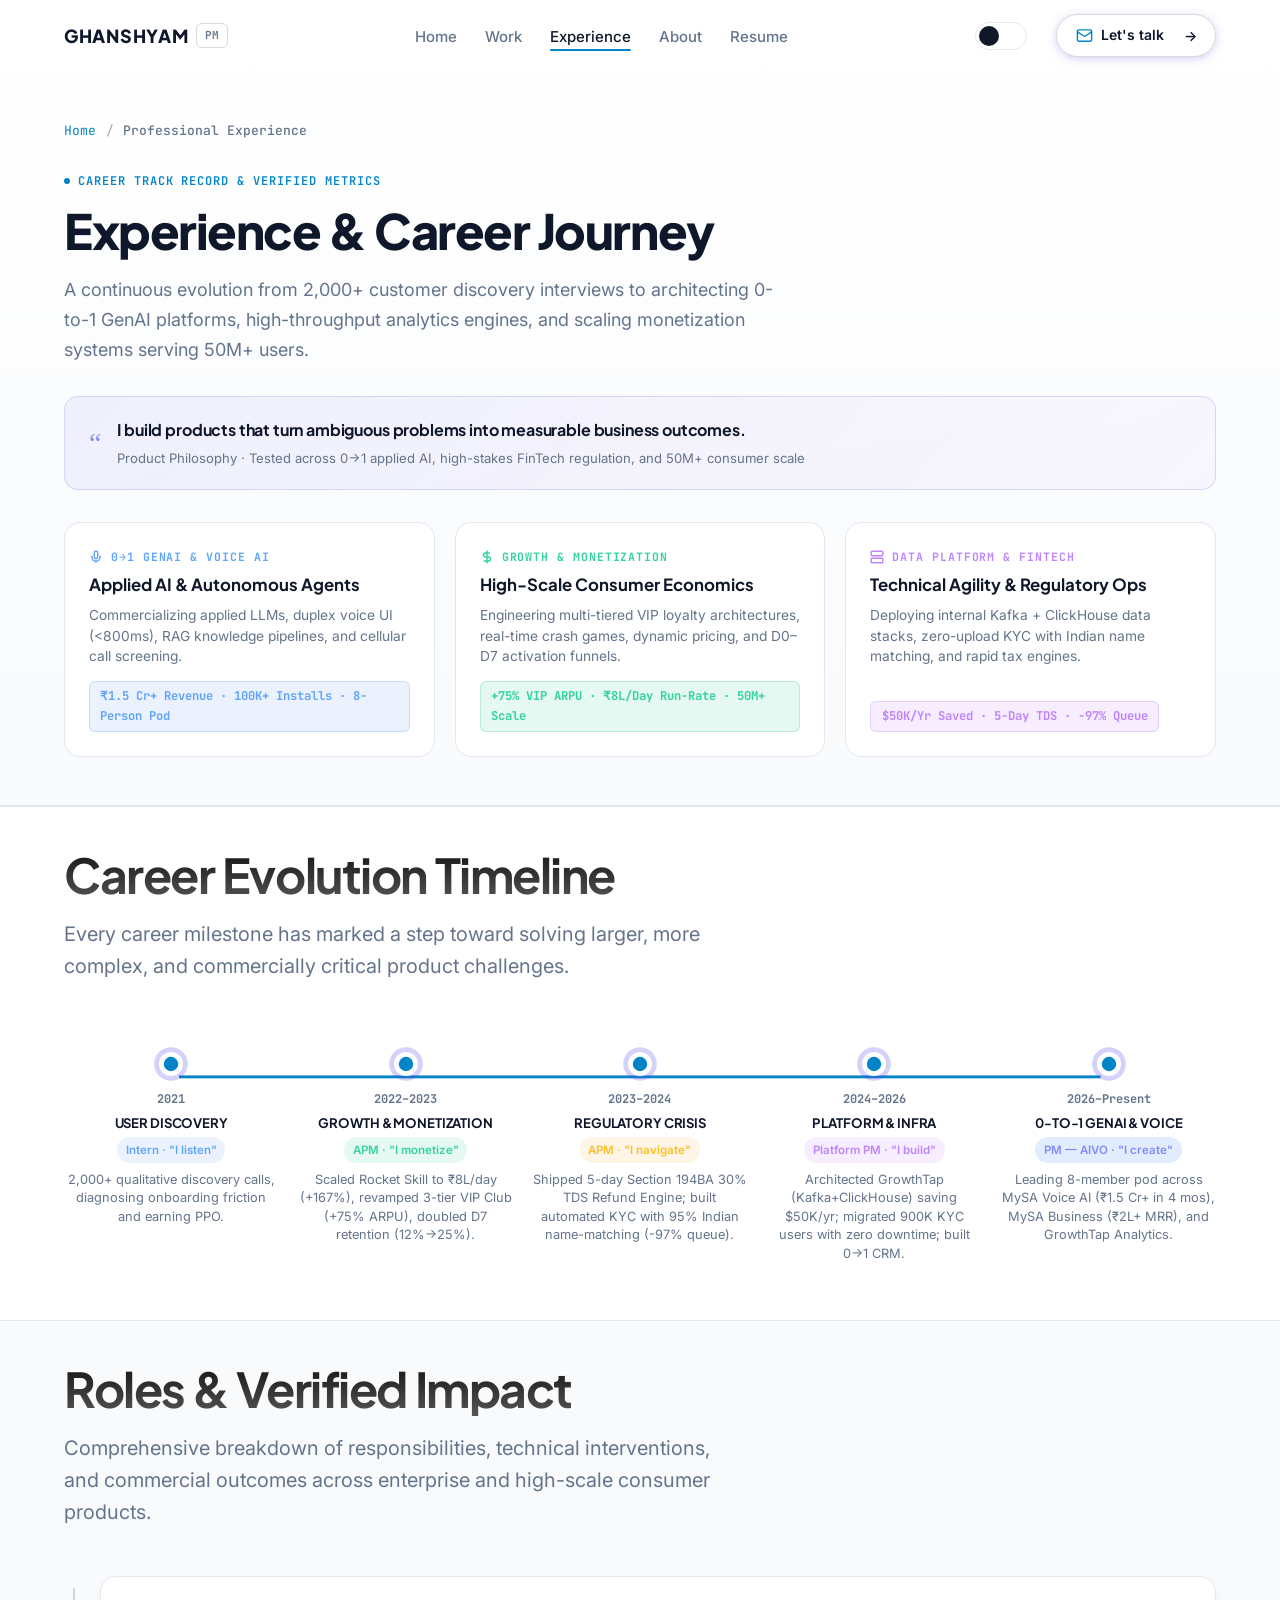
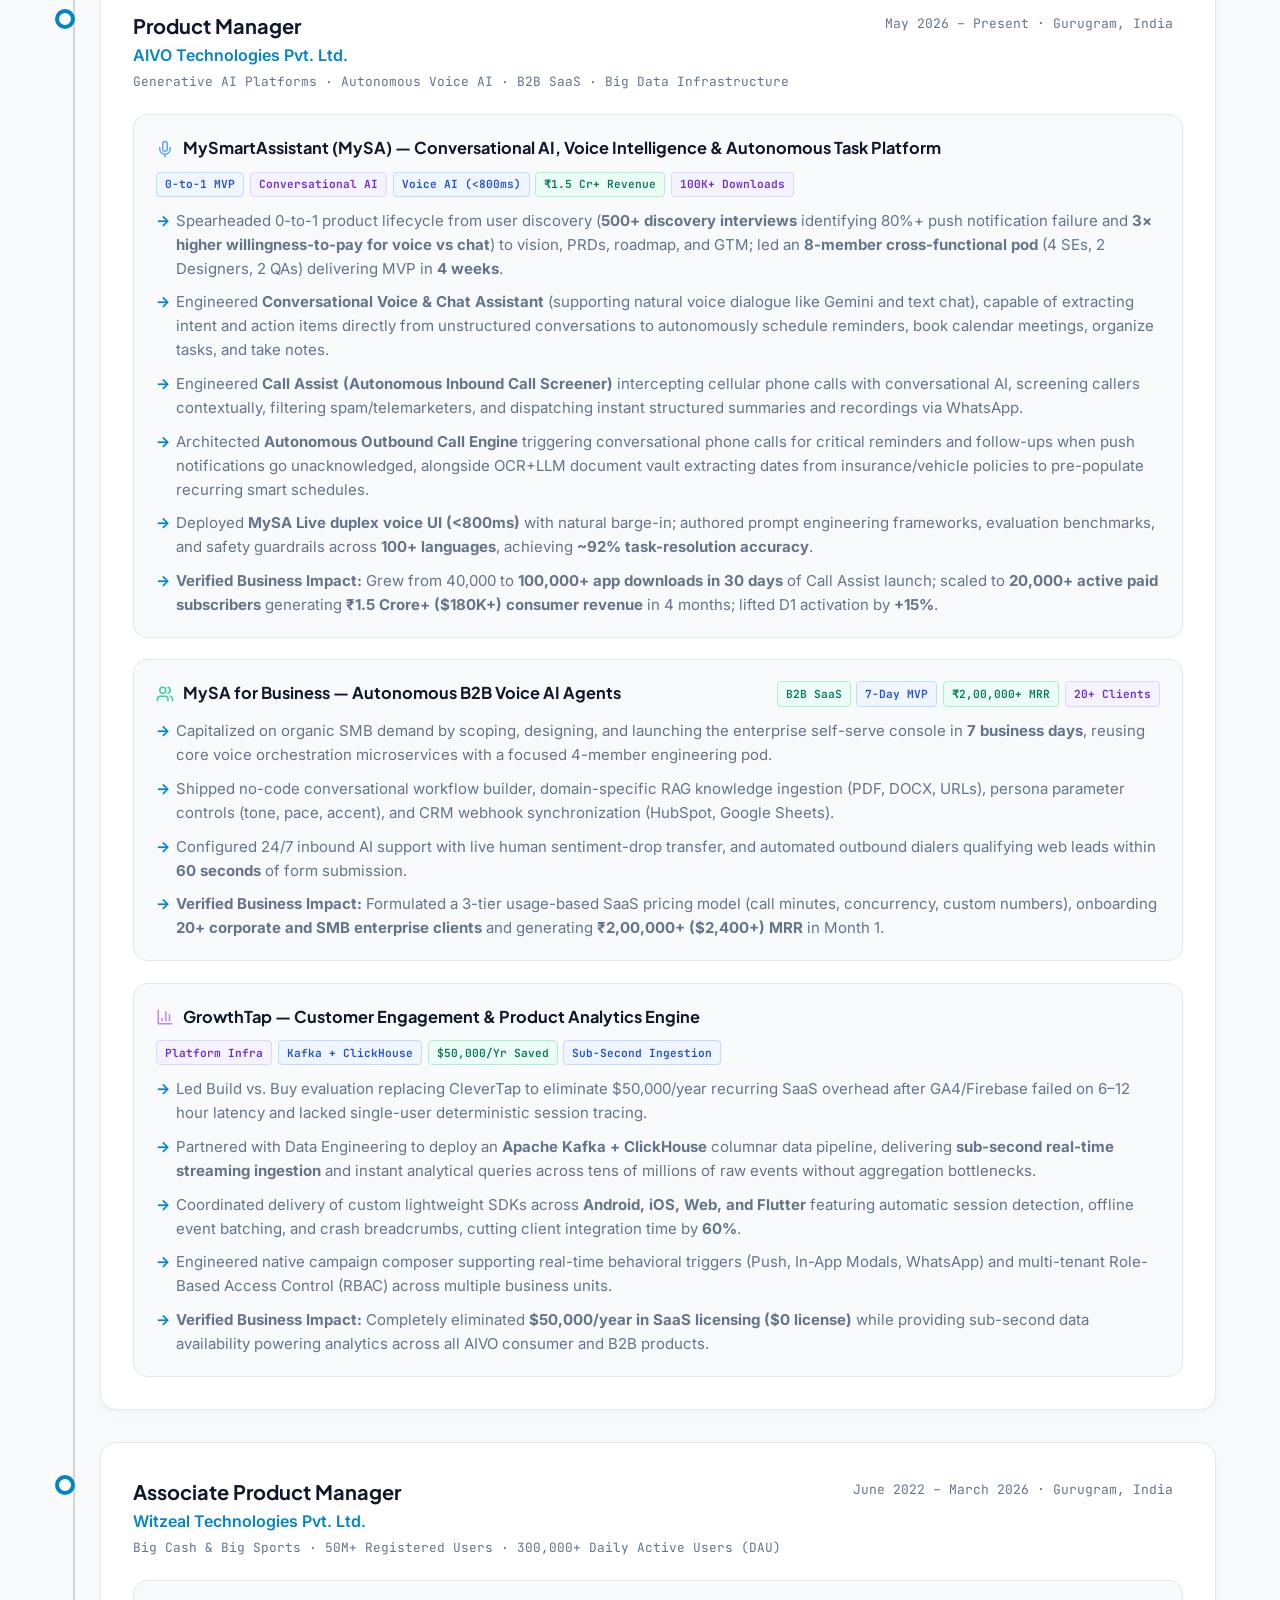
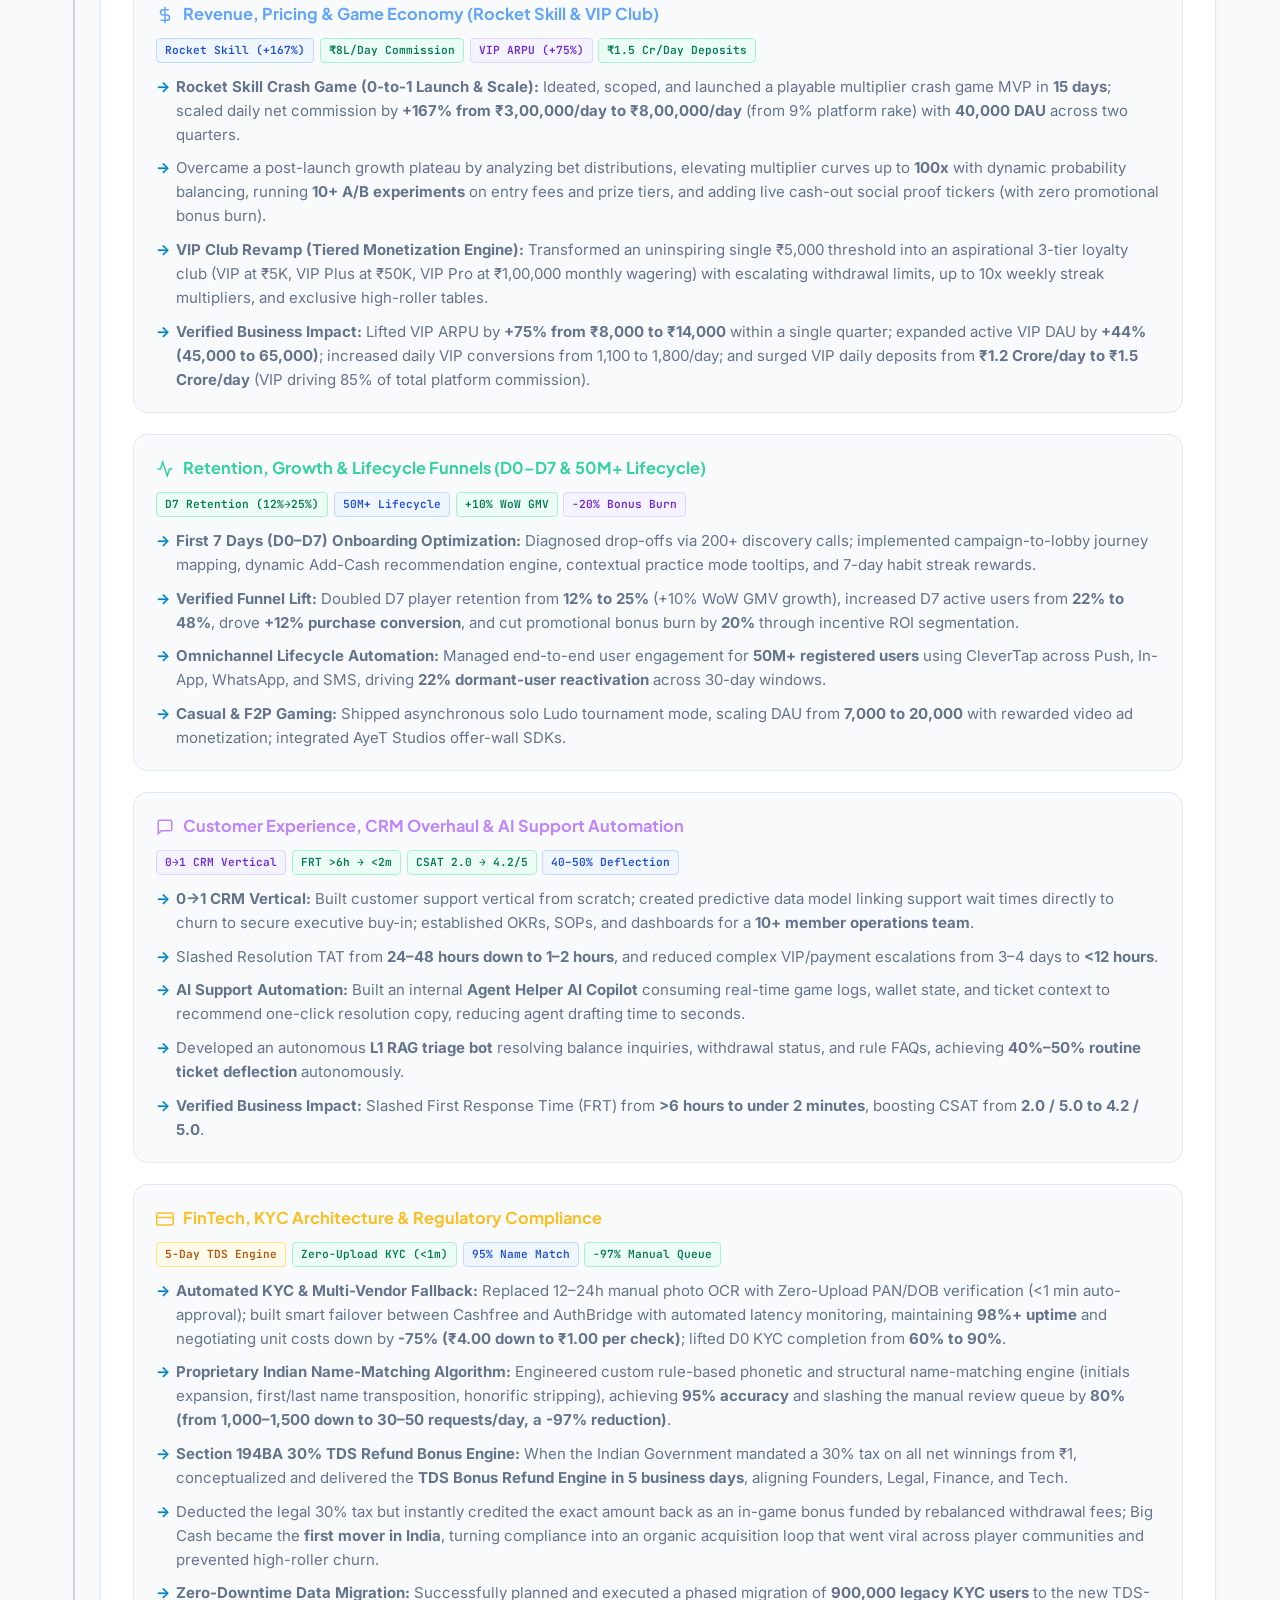
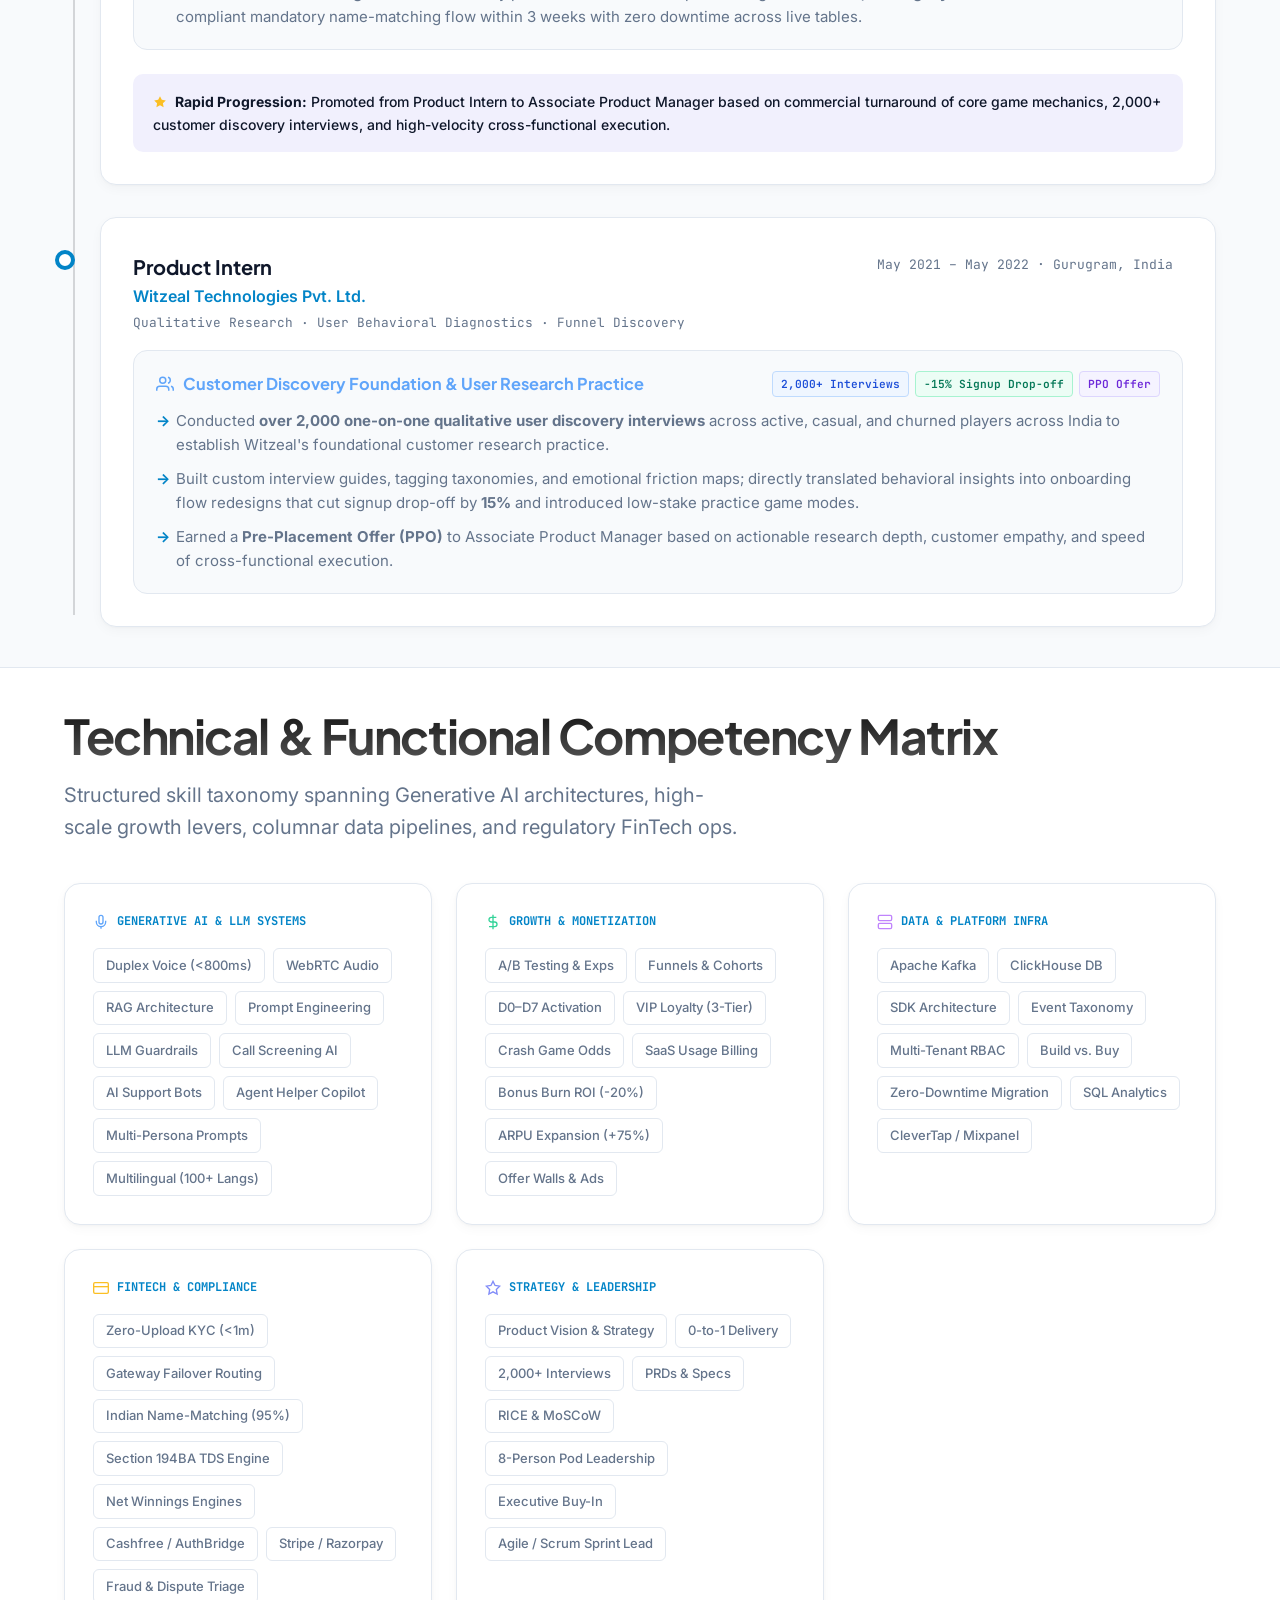
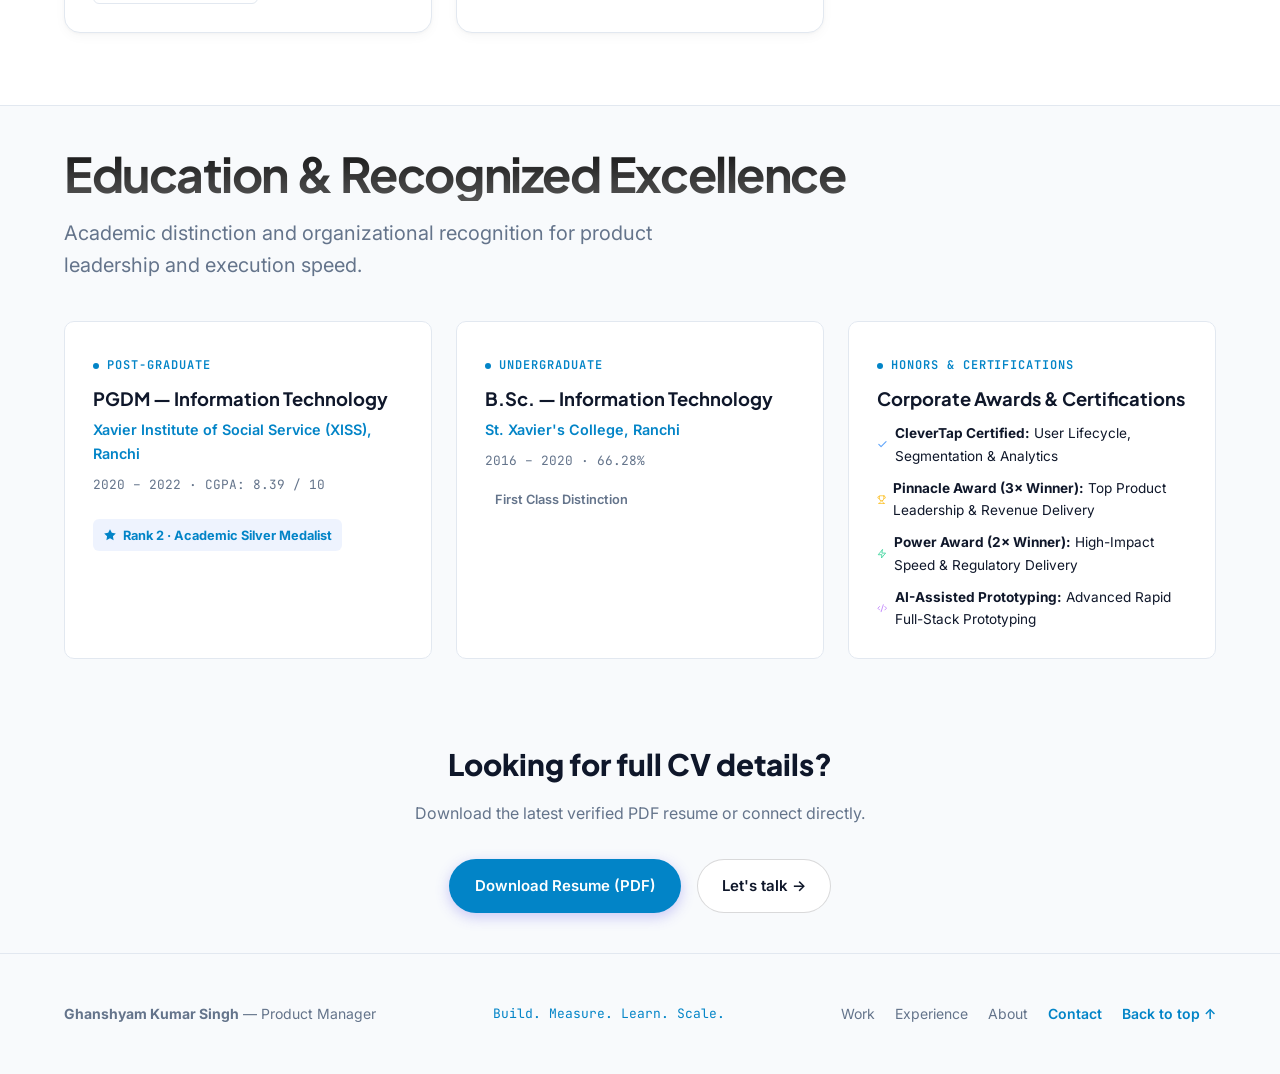
<file: experience.html>
<!DOCTYPE html>
<html lang="en">
<head>
  <meta charset="UTF-8">
  <meta name="viewport" content="width=device-width, initial-scale=1.0">
  <title>Experience & Career Journey — Ghanshyam Kumar Singh | Product Manager</title>
  <meta name="description" content="Career history, verified metrics, and leadership track record of Product Manager Ghanshyam Kumar Singh across AIVO Technologies and Witzeal.">
  
  <!-- Fonts -->
  <link rel="preconnect" href="https://fonts.googleapis.com">
  <link rel="preconnect" href="https://fonts.gstatic.com" crossorigin>
  <link href="https://fonts.googleapis.com/css2?family=Inter:wght@400;500;600;700&family=JetBrains+Mono:wght@500;600;700;800&family=Plus+Jakarta+Sans:wght@600;700;800&display=swap" rel="stylesheet">
  
  <!-- Styles -->
  <link rel="stylesheet" href="styles.css">
  <link rel="stylesheet" href="revamp.css">
</head>
<body>

  <!-- ========================================================================
       1. NAVIGATION BAR
       ======================================================================== -->
  <header class="site-header" id="site-header">
    <div class="header-container">
      <a href="index.html" class="brand-logo" aria-label="Ghanshyam Kumar Singh Home">
        <span>GHANSHYAM</span>
        <span class="brand-badge">PM</span>
      </a>

      <nav aria-label="Main Navigation">
        <ul class="nav-links">
          <li><a href="index.html" class="nav-link">Home</a></li>
          <li><a href="work.html" class="nav-link">Work</a></li>
          <li><a href="experience.html" class="nav-link active">Experience</a></li>
          <li><a href="about.html" class="nav-link">About</a></li>
          <li><a href="Ghanshyam_Kumar_Singh_Resume.pdf" class="nav-link" target="_blank">Resume</a></li>
        </ul>
      </nav>

      <div class="header-actions">
        <!-- Theme Toggle Switch -->
        <div class="theme-switch-wrapper" style="margin-right: 15px;">
          <label class="theme-switch" for="theme-toggle">
            <input type="checkbox" id="theme-toggle" aria-label="Toggle light and dark theme" />
            <span class="slider"></span>
          </label>
        </div>

        <a href="index.html#contact" class="btn-header-cta" aria-label="Let's talk — Contact Ghanshyam" title="Let's talk">
          <svg width="18" height="18" viewBox="0 0 24 24" fill="none" stroke="currentColor" stroke-width="2" stroke-linecap="round" stroke-linejoin="round">
            <rect width="20" height="16" x="2" y="4" rx="2"></rect>
            <path d="m22 7-8.97 5.7a1.94 1.94 0 0 1-2.06 0L2 7"></path>
          </svg>
          <span class="cta-text">Let's talk</span>
          <span class="cta-arrow" aria-hidden="true">→</span>
        </a>

        <!-- Mobile Hamburger Button -->
        <button id="mobile-menu-btn" class="mobile-menu-btn" aria-label="Open navigation menu">
          <svg width="22" height="22" viewBox="0 0 24 24" fill="none" stroke="currentColor" stroke-width="2" stroke-linecap="round" stroke-linejoin="round">
            <line x1="3" y1="12" x2="21" y2="12"></line>
            <line x1="3" y1="6" x2="21" y2="6"></line>
            <line x1="3" y1="18" x2="21" y2="18"></line>
          </svg>
        </button>
      </div>
    </div>
  </header>

  <!-- Mobile Drawer Overlay -->
  <div id="mobile-overlay" class="mobile-overlay" aria-hidden="true">
    <div class="mobile-drawer-header">
      <a href="index.html" class="brand-logo" style="text-decoration: none;">
        <span>GHANSHYAM</span>
        <span class="brand-badge" style="font-size: 0.7rem; padding: 0.15rem 0.45rem; background: rgba(99, 102, 241, 0.15); border: 1px solid rgba(99, 102, 241, 0.3); border-radius: 6px; color: var(--accent); font-weight: 800; letter-spacing: 0.05em; margin-left: 0.4rem;">PM</span>
      </a>
      <button class="close-mobile-menu" aria-label="Close menu">
        <svg width="20" height="20" viewBox="0 0 24 24" fill="none" stroke="currentColor" stroke-width="2" stroke-linecap="round" stroke-linejoin="round">
          <line x1="18" y1="6" x2="6" y2="18"></line>
          <line x1="6" y1="6" x2="18" y2="18"></line>
        </svg>
      </button>
    </div>

    <!-- Theme Toggle inside Menu -->
    <div class="mobile-theme-card">
      <div class="mobile-theme-meta">
        <div class="mobile-theme-icon-wrap">
          <svg width="18" height="18" viewBox="0 0 24 24" fill="none" stroke="currentColor" stroke-width="2" stroke-linecap="round" stroke-linejoin="round">
            <circle cx="12" cy="12" r="5"></circle>
            <line x1="12" y1="1" x2="12" y2="3"></line>
            <line x1="12" y1="21" x2="12" y2="23"></line>
            <line x1="4.22" y1="4.22" x2="5.64" y2="5.64"></line>
            <line x1="18.36" y1="18.36" x2="19.78" y2="19.78"></line>
            <line x1="1" y1="12" x2="3" y2="12"></line>
            <line x1="21" y1="12" x2="23" y2="12"></line>
            <line x1="4.22" y1="19.78" x2="5.64" y2="18.36"></line>
            <line x1="18.36" y1="5.64" x2="19.78" y2="4.22"></line>
          </svg>
        </div>
        <div>
          <div class="mobile-theme-title">Theme Mode</div>
          <div class="mobile-theme-status" id="mobile-theme-status">Dark Mode</div>
        </div>
      </div>
      <label class="theme-switch" for="mobile-theme-toggle">
        <input type="checkbox" id="mobile-theme-toggle" aria-label="Toggle light and dark theme" />
        <span class="slider"></span>
      </label>
    </div>

    <!-- Nav Links -->
    <ul class="mobile-nav-list">
      <li><a href="index.html" class="mobile-nav-link">Home <span>→</span></a></li>
      <li><a href="work.html" class="mobile-nav-link">Case Studies <span>→</span></a></li>
      <li><a href="experience.html" class="mobile-nav-link active">Experience <span>→</span></a></li>
      <li><a href="about.html" class="mobile-nav-link">About Me <span>→</span></a></li>
      <li><a href="Ghanshyam_Kumar_Singh_Resume.pdf" class="mobile-nav-link" target="_blank">Download Resume <span>→</span></a></li>
    </ul>

    <!-- Bottom Drawer CTA -->
    <div class="mobile-drawer-cta-wrap">
      <a href="index.html#contact" class="mobile-drawer-cta">
        <svg width="18" height="18" viewBox="0 0 24 24" fill="none" stroke="currentColor" stroke-width="2" stroke-linecap="round" stroke-linejoin="round">
          <rect width="20" height="16" x="2" y="4" rx="2"></rect>
          <path d="m22 7-8.97 5.7a1.94 1.94 0 0 1-2.06 0L2 7"></path>
        </svg>
        <span>Let's talk — Get in touch</span>
        <span aria-hidden="true">→</span>
      </a>
    </div>
  </div>

  <main>
    <!-- ========================================================================
         2. SUBPAGE HEADER & EXECUTIVE POSITIONING
         ======================================================================== -->
    <header class="subpage-header">
      <div class="container">
        <nav class="breadcrumb-nav" aria-label="Breadcrumb">
          <a href="index.html" class="breadcrumb-link">Home</a>
          <span class="breadcrumb-separator">/</span>
          <span class="breadcrumb-current">Professional Experience</span>
        </nav>

        <span class="eyebrow">CAREER TRACK RECORD & VERIFIED METRICS</span>
        <h1 class="subpage-title">Experience & Career Journey</h1>
        <p class="subpage-subtitle">
          A continuous evolution from 2,000+ customer discovery interviews to architecting 0-to-1 GenAI platforms, high-throughput analytics engines, and scaling monetization systems serving 50M+ users.
        </p>

        <!-- Executive Philosophy Banner -->
        <div class="executive-quote-card" style="margin-top: 2rem; padding: 1.25rem 1.5rem; background: linear-gradient(135deg, rgba(99, 102, 241, 0.08), rgba(168, 85, 247, 0.04)); border: 1px solid rgba(99, 102, 241, 0.2); border-radius: 14px; display: flex; align-items: center; gap: 1rem;">
          <div style="font-size: 1.75rem; color: #818cf8; line-height: 1; font-family: Georgia, serif;">“</div>
          <div>
            <div style="font-family: 'Plus Jakarta Sans', sans-serif; font-size: 1rem; font-weight: 700; color: var(--text-primary); letter-spacing: -0.01em;">
              I build products that turn ambiguous problems into measurable business outcomes.
            </div>
            <div style="font-size: 0.82rem; color: var(--text-muted); margin-top: 0.25rem;">
              Product Philosophy · Tested across 0→1 applied AI, high-stakes FinTech regulation, and 50M+ consumer scale
            </div>
          </div>
        </div>

        <!-- 3 Executive Archetypes Grid -->
        <div class="executive-pillars-grid">
          <div class="executive-pillar-card">
            <div>
              <div class="pillar-eyebrow" style="color: #60a5fa;">
                <svg width="14" height="14" viewBox="0 0 24 24" fill="none" stroke="currentColor" stroke-width="2.5"><path d="M12 2a3 3 0 0 0-3 3v7a3 3 0 0 0 6 0V5a3 3 0 0 0-3-3Z"></path><path d="M19 10v2a7 7 0 0 1-14 0v-2"></path><line x1="12" y1="19" x2="12" y2="22"></line></svg>
                <span>0→1 GenAI & Voice AI</span>
              </div>
              <div class="pillar-title">Applied AI & Autonomous Agents</div>
              <div class="pillar-desc">
                Commercializing applied LLMs, duplex voice UI (&lt;800ms), RAG knowledge pipelines, and cellular call screening.
              </div>
            </div>
            <span class="pillar-metrics-tag" style="background: rgba(59, 130, 246, 0.1); color: #60a5fa; border: 1px solid rgba(59, 130, 246, 0.2);">
              ₹1.5 Cr+ Revenue · 100K+ Installs · 8-Person Pod
            </span>
          </div>

          <div class="executive-pillar-card">
            <div>
              <div class="pillar-eyebrow" style="color: #34d399;">
                <svg width="14" height="14" viewBox="0 0 24 24" fill="none" stroke="currentColor" stroke-width="2.5"><line x1="12" y1="1" x2="12" y2="23"></line><path d="M17 5H9.5a3.5 3.5 0 0 0 0 7h5a3.5 3.5 0 0 1 0 7H6"></path></svg>
                <span>Growth & Monetization</span>
              </div>
              <div class="pillar-title">High-Scale Consumer Economics</div>
              <div class="pillar-desc">
                Engineering multi-tiered VIP loyalty architectures, real-time crash games, dynamic pricing, and D0–D7 activation funnels.
              </div>
            </div>
            <span class="pillar-metrics-tag" style="background: rgba(16, 185, 129, 0.1); color: #34d399; border: 1px solid rgba(16, 185, 129, 0.2);">
              +75% VIP ARPU · ₹8L/Day Run-Rate · 50M+ Scale
            </span>
          </div>

          <div class="executive-pillar-card">
            <div>
              <div class="pillar-eyebrow" style="color: #c084fc;">
                <svg width="14" height="14" viewBox="0 0 24 24" fill="none" stroke="currentColor" stroke-width="2.5"><rect x="2" y="2" width="20" height="8" rx="2" ry="2"></rect><rect x="2" y="14" width="20" height="8" rx="2" ry="2"></rect><line x1="6" y1="6" x2="6.01" y2="6"></line><line x1="6" y1="18" x2="6.01" y2="18"></line></svg>
                <span>Data Platform & FinTech</span>
              </div>
              <div class="pillar-title">Technical Agility & Regulatory Ops</div>
              <div class="pillar-desc">
                Deploying internal Kafka + ClickHouse data stacks, zero-upload KYC with Indian name matching, and rapid tax engines.
              </div>
            </div>
            <span class="pillar-metrics-tag" style="background: rgba(168, 85, 247, 0.1); color: #c084fc; border: 1px solid rgba(168, 85, 247, 0.2);">
              $50K/Yr Saved · 5-Day TDS · -97% Queue
            </span>
          </div>
        </div>
      </div>
    </header>

    <!-- ========================================================================
         3. CAREER EVOLUTION TIMELINE (5 Signature Milestones)
         ======================================================================== -->
    <section class="journey-section" style="padding: 2.5rem 0;">
      <div class="container">
        <div class="reveal">
          <h2 class="section-title">Career Evolution Timeline</h2>
          <p class="section-subtitle">
            Every career milestone has marked a step toward solving larger, more complex, and commercially critical product challenges.
          </p>
        </div>

        <div class="timeline-track-wrapper reveal" data-delay="100">
          
          <!-- Desktop SVG Animated Path -->
          <div class="timeline-svg-line" aria-hidden="true">
            <svg width="100%" height="4" viewBox="0 0 1000 4" preserveAspectRatio="none">
              <line x1="0" y1="2" x2="1000" y2="2" class="background-path" />
              <line x1="0" y1="2" x2="1000" y2="2" class="animated-path" />
            </svg>
          </div>

          <!-- Desktop Grid Timeline (5 Nodes matching Master Work Repository) -->
          <div class="timeline-desktop">
            <div class="timeline-node">
              <div class="timeline-dot"></div>
              <span class="timeline-year">2021</span>
              <h3 class="timeline-phase">USER DISCOVERY</h3>
              <span class="timeline-role-pill" style="background: rgba(59, 130, 246, 0.1); color: #60a5fa;">Intern · "I listen"</span>
              <p class="timeline-desc">2,000+ qualitative discovery calls, diagnosing onboarding friction and earning PPO.</p>
            </div>

            <div class="timeline-node">
              <div class="timeline-dot"></div>
              <span class="timeline-year">2022–2023</span>
              <h3 class="timeline-phase">GROWTH & MONETIZATION</h3>
              <span class="timeline-role-pill" style="background: rgba(16, 185, 129, 0.1); color: #34d399;">APM · "I monetize"</span>
              <p class="timeline-desc">Scaled Rocket Skill to ₹8L/day (+167%), revamped 3-tier VIP Club (+75% ARPU), doubled D7 retention (12%→25%).</p>
            </div>

            <div class="timeline-node">
              <div class="timeline-dot"></div>
              <span class="timeline-year">2023–2024</span>
              <h3 class="timeline-phase">REGULATORY CRISIS</h3>
              <span class="timeline-role-pill" style="background: rgba(245, 158, 11, 0.1); color: #fbbf24;">APM · "I navigate"</span>
              <p class="timeline-desc">Shipped 5-day Section 194BA 30% TDS Refund Engine; built automated KYC with 95% Indian name-matching (-97% queue).</p>
            </div>

            <div class="timeline-node">
              <div class="timeline-dot"></div>
              <span class="timeline-year">2024–2026</span>
              <h3 class="timeline-phase">PLATFORM & INFRA</h3>
              <span class="timeline-role-pill" style="background: rgba(168, 85, 247, 0.1); color: #c084fc;">Platform PM · "I build"</span>
              <p class="timeline-desc">Architected GrowthTap (Kafka+ClickHouse) saving $50K/yr; migrated 900K KYC users with zero downtime; built 0→1 CRM.</p>
            </div>

            <div class="timeline-node">
              <div class="timeline-dot"></div>
              <span class="timeline-year">2026–Present</span>
              <h3 class="timeline-phase">0-TO-1 GENAI & VOICE</h3>
              <span class="timeline-role-pill" style="background: rgba(59, 130, 246, 0.15); color: #818cf8;">PM — AIVO · "I create"</span>
              <p class="timeline-desc">Leading 8-member pod across MySA Voice AI (₹1.5 Cr+ in 4 mos), MySA Business (₹2L+ MRR), and GrowthTap Analytics.</p>
            </div>
          </div>

          <!-- Mobile Vertical Timeline (5 Nodes) -->
          <div class="timeline-mobile">
            <div class="timeline-mobile-item">
              <div class="timeline-mobile-dot"></div>
              <span class="timeline-year">2021</span>
              <h3 class="timeline-phase">USER DISCOVERY</h3>
              <span class="timeline-role-pill" style="background: rgba(59, 130, 246, 0.1); color: #60a5fa;">Product Intern · "I listen"</span>
              <p class="timeline-desc">Conducted 2,000+ qualitative user interviews across active and churned players, diagnosing onboarding friction and earning Pre-Placement Offer (PPO).</p>
            </div>

            <div class="timeline-mobile-item">
              <div class="timeline-mobile-dot"></div>
              <span class="timeline-year">2022–2023</span>
              <h3 class="timeline-phase">GROWTH & MONETIZATION</h3>
              <span class="timeline-role-pill" style="background: rgba(16, 185, 129, 0.1); color: #34d399;">Associate Product Manager · "I monetize"</span>
              <p class="timeline-desc">Scaled Rocket Skill to ₹8L/day (+167%), revamped 3-tier VIP Club (+75% ARPU, ₹1.5 Cr/day deposits), doubled D7 retention (12%→25%), and managed 50M+ CleverTap lifecycle.</p>
            </div>

            <div class="timeline-mobile-item">
              <div class="timeline-mobile-dot"></div>
              <span class="timeline-year">2023–2024</span>
              <h3 class="timeline-phase">REGULATORY CRISIS & FINTECH</h3>
              <span class="timeline-role-pill" style="background: rgba(245, 158, 11, 0.1); color: #fbbf24;">Associate Product Manager · "I navigate chaos"</span>
              <p class="timeline-desc">Shipped 5-day Section 194BA 30% TDS Refund Engine during national regulatory shift; engineered automated KYC with 95% accurate Indian name-matching (-97% queue).</p>
            </div>

            <div class="timeline-mobile-item">
              <div class="timeline-mobile-dot"></div>
              <span class="timeline-year">2024–2026</span>
              <h3 class="timeline-phase">PLATFORM & DATA INFRASTRUCTURE</h3>
              <span class="timeline-role-pill" style="background: rgba(168, 85, 247, 0.1); color: #c084fc;">Platform Product Manager · "I build infra"</span>
              <p class="timeline-desc">Architected GrowthTap internal analytics engine (Apache Kafka + ClickHouse) eliminating $50,000/yr in CleverTap licenses; migrated 900K legacy KYC users with zero downtime; built 0→1 CRM vertical.</p>
            </div>

            <div class="timeline-mobile-item">
              <div class="timeline-mobile-dot"></div>
              <span class="timeline-year">2026–Present</span>
              <h3 class="timeline-phase">0-TO-1 GENAI & VOICE AI</h3>
              <span class="timeline-role-pill" style="background: rgba(59, 130, 246, 0.15); color: #818cf8;">Product Manager — AIVO · "I create from 0"</span>
              <p class="timeline-desc">Leading an 8-member cross-functional pod shipping MySmartAssistant Voice & Conversational AI (₹1.5 Cr+ consumer revenue in 4 months), MySA for Business B2B SaaS (₹2L+ MRR in Month 1), and GrowthTap Analytics platform.</p>
            </div>
          </div>

        </div>
      </div>
    </section>

    <!-- ========================================================================
         4. DETAILED ROLE HISTORIES
         ======================================================================== -->
    <section class="experience-section" style="padding: 2.5rem 0;">
      <div class="container">
        <div class="reveal">
          <h2 class="section-title">Roles & Verified Impact</h2>
          <p class="section-subtitle">
            Comprehensive breakdown of responsibilities, technical interventions, and commercial outcomes across enterprise and high-scale consumer products.
          </p>
        </div>

        <div class="experience-timeline" style="margin-top: 3rem;">
          
          <!-- ==================================================================
               ROLE 1: AIVO TECHNOLOGIES PVT. LTD. (Product Manager)
               ================================================================== -->
          <div class="experience-item reveal" data-delay="100" id="role-aivo">
            <div class="experience-dot"></div>
            <div class="experience-header">
              <div>
                <h3 class="experience-role">Product Manager</h3>
                <div class="experience-company">AIVO Technologies Pvt. Ltd.</div>
                <div style="font-family: var(--font-mono); font-size: 0.8rem; color: var(--text-muted); margin-top: 3px;">
                  Generative AI Platforms · Autonomous Voice AI · B2B SaaS · Big Data Infrastructure
                </div>
              </div>
              <span class="experience-period">May 2026 – Present · Gurugram, India</span>
            </div>

            <!-- Project 1: MySmartAssistant (B2C) -->
            <div class="exp-project-block">
              <div class="exp-project-header">
                <h4 class="exp-project-title">
                  <svg width="18" height="18" viewBox="0 0 24 24" fill="none" stroke="#60a5fa" stroke-width="2" stroke-linecap="round" stroke-linejoin="round"><path d="M12 2a3 3 0 0 0-3 3v7a3 3 0 0 0 6 0V5a3 3 0 0 0-3-3Z"></path><path d="M19 10v2a7 7 0 0 1-14 0v-2"></path><line x1="12" y1="19" x2="12" y2="22"></line></svg>
                  <span>MySmartAssistant (MySA) — Conversational AI, Voice Intelligence & Autonomous Task Platform</span>
                </h4>
                <div class="exp-tags-row">
                  <span class="exp-tag exp-tag-blue">0-to-1 MVP</span>
                  <span class="exp-tag exp-tag-purple">Conversational AI</span>
                  <span class="exp-tag exp-tag-blue">Voice AI (&lt;800ms)</span>
                  <span class="exp-tag exp-tag-emerald">₹1.5 Cr+ Revenue</span>
                  <span class="exp-tag exp-tag-purple">100K+ Downloads</span>
                </div>
              </div>
              <ul class="experience-highlights">
                <li>Spearheaded 0-to-1 product lifecycle from user discovery (<strong>500+ discovery interviews</strong> identifying 80%+ push notification failure and <strong>3× higher willingness-to-pay for voice vs chat</strong>) to vision, PRDs, roadmap, and GTM; led an <strong>8-member cross-functional pod</strong> (4 SEs, 2 Designers, 2 QAs) delivering MVP in <strong>4 weeks</strong>.</li>
                <li>Engineered <strong>Conversational Voice & Chat Assistant</strong> (supporting natural voice dialogue like Gemini and text chat), capable of extracting intent and action items directly from unstructured conversations to autonomously schedule reminders, book calendar meetings, organize tasks, and take notes.</li>
                <li>Engineered <strong>Call Assist (Autonomous Inbound Call Screener)</strong> intercepting cellular phone calls with conversational AI, screening callers contextually, filtering spam/telemarketers, and dispatching instant structured summaries and recordings via WhatsApp.</li>
                <li>Architected <strong>Autonomous Outbound Call Engine</strong> triggering conversational phone calls for critical reminders and follow-ups when push notifications go unacknowledged, alongside OCR+LLM document vault extracting dates from insurance/vehicle policies to pre-populate recurring smart schedules.</li>
                <li>Deployed <strong>MySA Live duplex voice UI (&lt;800ms)</strong> with natural barge-in; authored prompt engineering frameworks, evaluation benchmarks, and safety guardrails across <strong>100+ languages</strong>, achieving <strong>~92% task-resolution accuracy</strong>.</li>
                <li><strong>Verified Business Impact:</strong> Grew from 40,000 to <strong>100,000+ app downloads in 30 days</strong> of Call Assist launch; scaled to <strong>20,000+ active paid subscribers</strong> generating <strong>₹1.5 Crore+ ($180K+) consumer revenue</strong> in 4 months; lifted D1 activation by <strong>+15%</strong>.</li>
              </ul>
            </div>

            <!-- Project 2: MySA for Business (B2B) -->
            <div class="exp-project-block">
              <div class="exp-project-header">
                <h4 class="exp-project-title">
                  <svg width="18" height="18" viewBox="0 0 24 24" fill="none" stroke="#34d399" stroke-width="2" stroke-linecap="round" stroke-linejoin="round"><path d="M16 21v-2a4 4 0 0 0-4-4H6a4 4 0 0 0-4 4v2"></path><circle cx="9" cy="7" r="4"></circle><path d="M22 21v-2a4 4 0 0 0-3-3.87"></path><path d="M16 3.13a4 4 0 0 1 0 7.75"></path></svg>
                  <span>MySA for Business — Autonomous B2B Voice AI Agents</span>
                </h4>
                <div class="exp-tags-row">
                  <span class="exp-tag exp-tag-emerald">B2B SaaS</span>
                  <span class="exp-tag exp-tag-blue">7-Day MVP</span>
                  <span class="exp-tag exp-tag-emerald">₹2,00,000+ MRR</span>
                  <span class="exp-tag exp-tag-purple">20+ Clients</span>
                </div>
              </div>
              <ul class="experience-highlights">
                <li>Capitalized on organic SMB demand by scoping, designing, and launching the enterprise self-serve console in <strong>7 business days</strong>, reusing core voice orchestration microservices with a focused 4-member engineering pod.</li>
                <li>Shipped no-code conversational workflow builder, domain-specific RAG knowledge ingestion (PDF, DOCX, URLs), persona parameter controls (tone, pace, accent), and CRM webhook synchronization (HubSpot, Google Sheets).</li>
                <li>Configured 24/7 inbound AI support with live human sentiment-drop transfer, and automated outbound dialers qualifying web leads within <strong>60 seconds</strong> of form submission.</li>
                <li><strong>Verified Business Impact:</strong> Formulated a 3-tier usage-based SaaS pricing model (call minutes, concurrency, custom numbers), onboarding <strong>20+ corporate and SMB enterprise clients</strong> and generating <strong>₹2,00,000+ ($2,400+) MRR</strong> in Month 1.</li>
              </ul>
            </div>

            <!-- Project 3: GrowthTap -->
            <div class="exp-project-block">
              <div class="exp-project-header">
                <h4 class="exp-project-title">
                  <svg width="18" height="18" viewBox="0 0 24 24" fill="none" stroke="#c084fc" stroke-width="2" stroke-linecap="round" stroke-linejoin="round"><path d="M3 3v18h18"></path><path d="M18 17V9"></path><path d="M13 17V5"></path><path d="M8 17v-3"></path></svg>
                  <span>GrowthTap — Customer Engagement & Product Analytics Engine</span>
                </h4>
                <div class="exp-tags-row">
                  <span class="exp-tag exp-tag-purple">Platform Infra</span>
                  <span class="exp-tag exp-tag-blue">Kafka + ClickHouse</span>
                  <span class="exp-tag exp-tag-emerald">$50,000/Yr Saved</span>
                  <span class="exp-tag exp-tag-blue">Sub-Second Ingestion</span>
                </div>
              </div>
              <ul class="experience-highlights">
                <li>Led Build vs. Buy evaluation replacing CleverTap to eliminate $50,000/year recurring SaaS overhead after GA4/Firebase failed on 6–12 hour latency and lacked single-user deterministic session tracing.</li>
                <li>Partnered with Data Engineering to deploy an <strong>Apache Kafka + ClickHouse</strong> columnar data pipeline, delivering <strong>sub-second real-time streaming ingestion</strong> and instant analytical queries across tens of millions of raw events without aggregation bottlenecks.</li>
                <li>Coordinated delivery of custom lightweight SDKs across <strong>Android, iOS, Web, and Flutter</strong> featuring automatic session detection, offline event batching, and crash breadcrumbs, cutting client integration time by <strong>60%</strong>.</li>
                <li>Engineered native campaign composer supporting real-time behavioral triggers (Push, In-App Modals, WhatsApp) and multi-tenant Role-Based Access Control (RBAC) across multiple business units.</li>
                <li><strong>Verified Business Impact:</strong> Completely eliminated <strong>$50,000/year in SaaS licensing ($0 license)</strong> while providing sub-second data availability powering analytics across all AIVO consumer and B2B products.</li>
              </ul>
            </div>
          </div>

          <!-- ==================================================================
               ROLE 2: WITZEAL TECHNOLOGIES PVT. LTD. (Associate Product Manager)
               ================================================================== -->
          <div class="experience-item reveal" data-delay="150" id="role-witzeal">
            <div class="experience-dot"></div>
            <div class="experience-header">
              <div>
                <h3 class="experience-role">Associate Product Manager</h3>
                <div class="experience-company">Witzeal Technologies Pvt. Ltd.</div>
                <div style="font-family: var(--font-mono); font-size: 0.8rem; color: var(--text-muted); margin-top: 3px;">
                  Big Cash & Big Sports · 50M+ Registered Users · 300,000+ Daily Active Users (DAU)
                </div>
              </div>
              <span class="experience-period">June 2022 – March 2026 · Gurugram, India</span>
            </div>

            <!-- Pillar 1: Revenue & Monetization -->
            <div class="exp-project-block">
              <div class="exp-project-header">
                <h4 class="exp-project-title" style="color: #60a5fa;">
                  <svg width="18" height="18" viewBox="0 0 24 24" fill="none" stroke="currentColor" stroke-width="2"><line x1="12" y1="1" x2="12" y2="23"></line><path d="M17 5H9.5a3.5 3.5 0 0 0 0 7h5a3.5 3.5 0 0 1 0 7H6"></path></svg>
                  <span>Revenue, Pricing & Game Economy (Rocket Skill & VIP Club)</span>
                </h4>
                <div class="exp-tags-row">
                  <span class="exp-tag exp-tag-blue">Rocket Skill (+167%)</span>
                  <span class="exp-tag exp-tag-emerald">₹8L/Day Commission</span>
                  <span class="exp-tag exp-tag-purple">VIP ARPU (+75%)</span>
                  <span class="exp-tag exp-tag-emerald">₹1.5 Cr/Day Deposits</span>
                </div>
              </div>
              <ul class="experience-highlights">
                <li><strong>Rocket Skill Crash Game (0-to-1 Launch & Scale):</strong> Ideated, scoped, and launched a playable multiplier crash game MVP in <strong>15 days</strong>; scaled daily net commission by <strong>+167% from ₹3,00,000/day to ₹8,00,000/day</strong> (from 9% platform rake) with <strong>40,000 DAU</strong> across two quarters.</li>
                <li>Overcame a post-launch growth plateau by analyzing bet distributions, elevating multiplier curves up to <strong>100x</strong> with dynamic probability balancing, running <strong>10+ A/B experiments</strong> on entry fees and prize tiers, and adding live cash-out social proof tickers (with zero promotional bonus burn).</li>
                <li><strong>VIP Club Revamp (Tiered Monetization Engine):</strong> Transformed an uninspiring single ₹5,000 threshold into an aspirational 3-tier loyalty club (VIP at ₹5K, VIP Plus at ₹50K, VIP Pro at ₹1,00,000 monthly wagering) with escalating withdrawal limits, up to 10x weekly streak multipliers, and exclusive high-roller tables.</li>
                <li><strong>Verified Business Impact:</strong> Lifted VIP ARPU by <strong>+75% from ₹8,000 to ₹14,000</strong> within a single quarter; expanded active VIP DAU by <strong>+44% (45,000 to 65,000)</strong>; increased daily VIP conversions from 1,100 to 1,800/day; and surged VIP daily deposits from <strong>₹1.2 Crore/day to ₹1.5 Crore/day</strong> (VIP driving 85% of total platform commission).</li>
              </ul>
            </div>

            <!-- Pillar 2: Retention, Growth & Lifecycle -->
            <div class="exp-project-block">
              <div class="exp-project-header">
                <h4 class="exp-project-title" style="color: #34d399;">
                  <svg width="18" height="18" viewBox="0 0 24 24" fill="none" stroke="currentColor" stroke-width="2"><path d="M22 12h-4l-3 9L9 3l-3 9H2"></path></svg>
                  <span>Retention, Growth & Lifecycle Funnels (D0–D7 & 50M+ Lifecycle)</span>
                </h4>
                <div class="exp-tags-row">
                  <span class="exp-tag exp-tag-emerald">D7 Retention (12%→25%)</span>
                  <span class="exp-tag exp-tag-blue">50M+ Lifecycle</span>
                  <span class="exp-tag exp-tag-emerald">+10% WoW GMV</span>
                  <span class="exp-tag exp-tag-purple">-20% Bonus Burn</span>
                </div>
              </div>
              <ul class="experience-highlights">
                <li><strong>First 7 Days (D0–D7) Onboarding Optimization:</strong> Diagnosed drop-offs via 200+ discovery calls; implemented campaign-to-lobby journey mapping, dynamic Add-Cash recommendation engine, contextual practice mode tooltips, and 7-day habit streak rewards.</li>
                <li><strong>Verified Funnel Lift:</strong> Doubled D7 player retention from <strong>12% to 25%</strong> (+10% WoW GMV growth), increased D7 active users from <strong>22% to 48%</strong>, drove <strong>+12% purchase conversion</strong>, and cut promotional bonus burn by <strong>20%</strong> through incentive ROI segmentation.</li>
                <li><strong>Omnichannel Lifecycle Automation:</strong> Managed end-to-end user engagement for <strong>50M+ registered users</strong> using CleverTap across Push, In-App, WhatsApp, and SMS, driving <strong>22% dormant-user reactivation</strong> across 30-day windows.</li>
                <li><strong>Casual & F2P Gaming:</strong> Shipped asynchronous solo Ludo tournament mode, scaling DAU from <strong>7,000 to 20,000</strong> with rewarded video ad monetization; integrated AyeT Studios offer-wall SDKs.</li>
              </ul>
            </div>

            <!-- Pillar 3: CRM & AI Support Systems -->
            <div class="exp-project-block">
              <div class="exp-project-header">
                <h4 class="exp-project-title" style="color: #c084fc;">
                  <svg width="18" height="18" viewBox="0 0 24 24" fill="none" stroke="currentColor" stroke-width="2"><path d="M21 15a2 2 0 0 1-2 2H7l-4 4V5a2 2 0 0 1 2-2h14a2 2 0 0 1 2 2z"></path></svg>
                  <span>Customer Experience, CRM Overhaul & AI Support Automation</span>
                </h4>
                <div class="exp-tags-row">
                  <span class="exp-tag exp-tag-purple">0→1 CRM Vertical</span>
                  <span class="exp-tag exp-tag-emerald">FRT &gt;6h → &lt;2m</span>
                  <span class="exp-tag exp-tag-emerald">CSAT 2.0 → 4.2/5</span>
                  <span class="exp-tag exp-tag-blue">40–50% Deflection</span>
                </div>
              </div>
              <ul class="experience-highlights">
                <li><strong>0→1 CRM Vertical:</strong> Built customer support vertical from scratch; created predictive data model linking support wait times directly to churn to secure executive buy-in; established OKRs, SOPs, and dashboards for a <strong>10+ member operations team</strong>.</li>
                <li>Slashed Resolution TAT from <strong>24–48 hours down to 1–2 hours</strong>, and reduced complex VIP/payment escalations from 3–4 days to <strong>&lt;12 hours</strong>.</li>
                <li><strong>AI Support Automation:</strong> Built an internal <strong>Agent Helper AI Copilot</strong> consuming real-time game logs, wallet state, and ticket context to recommend one-click resolution copy, reducing agent drafting time to seconds.</li>
                <li>Developed an autonomous <strong>L1 RAG triage bot</strong> resolving balance inquiries, withdrawal status, and rule FAQs, achieving <strong>40%–50% routine ticket deflection</strong> autonomously.</li>
                <li><strong>Verified Business Impact:</strong> Slashed First Response Time (FRT) from <strong>>6 hours to under 2 minutes</strong>, boosting CSAT from <strong>2.0 / 5.0 to 4.2 / 5.0</strong>.</li>
              </ul>
            </div>

            <!-- Pillar 4: FinTech & Regulatory Compliance -->
            <div class="exp-project-block">
              <div class="exp-project-header">
                <h4 class="exp-project-title" style="color: #fbbf24;">
                  <svg width="18" height="18" viewBox="0 0 24 24" fill="none" stroke="currentColor" stroke-width="2"><rect x="1" y="4" width="22" height="16" rx="2" ry="2"></rect><line x1="1" y1="10" x2="23" y2="10"></line></svg>
                  <span>FinTech, KYC Architecture & Regulatory Compliance</span>
                </h4>
                <div class="exp-tags-row">
                  <span class="exp-tag exp-tag-amber">5-Day TDS Engine</span>
                  <span class="exp-tag exp-tag-emerald">Zero-Upload KYC (&lt;1m)</span>
                  <span class="exp-tag exp-tag-blue">95% Name Match</span>
                  <span class="exp-tag exp-tag-emerald">-97% Manual Queue</span>
                </div>
              </div>
              <ul class="experience-highlights">
                <li><strong>Automated KYC & Multi-Vendor Fallback:</strong> Replaced 12–24h manual photo OCR with Zero-Upload PAN/DOB verification (&lt;1 min auto-approval); built smart failover between Cashfree and AuthBridge with automated latency monitoring, maintaining <strong>98%+ uptime</strong> and negotiating unit costs down by <strong>-75% (₹4.00 down to ₹1.00 per check)</strong>; lifted D0 KYC completion from <strong>60% to 90%</strong>.</li>
                <li><strong>Proprietary Indian Name-Matching Algorithm:</strong> Engineered custom rule-based phonetic and structural name-matching engine (initials expansion, first/last name transposition, honorific stripping), achieving <strong>95% accuracy</strong> and slashing the manual review queue by <strong>80% (from 1,000–1,500 down to 30–50 requests/day, a -97% reduction)</strong>.</li>
                <li><strong>Section 194BA 30% TDS Refund Bonus Engine:</strong> When the Indian Government mandated a 30% tax on all net winnings from ₹1, conceptualized and delivered the <strong>TDS Bonus Refund Engine in 5 business days</strong>, aligning Founders, Legal, Finance, and Tech.</li>
                <li>Deducted the legal 30% tax but instantly credited the exact amount back as an in-game bonus funded by rebalanced withdrawal fees; Big Cash became the <strong>first mover in India</strong>, turning compliance into an organic acquisition loop that went viral across player communities and prevented high-roller churn.</li>
                <li><strong>Zero-Downtime Data Migration:</strong> Successfully planned and executed a phased migration of <strong>900,000 legacy KYC users</strong> to the new TDS-compliant mandatory name-matching flow within 3 weeks with zero downtime across live tables.</li>
              </ul>
            </div>

            <div class="experience-growth-callout" style="margin-top: 1.5rem;">
              <svg width="14" height="14" viewBox="0 0 24 24" fill="currentColor" stroke="none" style="vertical-align: -2px; margin-right: 4px; color: #fbbf24;"><polygon points="12 2 15.09 8.26 22 9.27 17 14.14 18.18 21.02 12 17.77 5.82 21.02 7 14.14 2 9.27 8.91 8.26 12 2"></polygon></svg> 
              <strong>Rapid Progression:</strong> Promoted from Product Intern to Associate Product Manager based on commercial turnaround of core game mechanics, 2,000+ customer discovery interviews, and high-velocity cross-functional execution.
            </div>
          </div>

          <!-- ==================================================================
               ROLE 3: WITZEAL TECHNOLOGIES PVT. LTD. (Product Intern)
               ================================================================== -->
          <div class="experience-item reveal" data-delay="200" id="role-intern">
            <div class="experience-dot"></div>
            <div class="experience-header">
              <div>
                <h3 class="experience-role">Product Intern</h3>
                <div class="experience-company">Witzeal Technologies Pvt. Ltd.</div>
                <div style="font-family: var(--font-mono); font-size: 0.8rem; color: var(--text-muted); margin-top: 3px;">
                  Qualitative Research · User Behavioral Diagnostics · Funnel Discovery
                </div>
              </div>
              <span class="experience-period">May 2021 – May 2022 · Gurugram, India</span>
            </div>
            
            <div class="exp-project-block" style="margin-top: 0.75rem;">
              <div class="exp-project-header">
                <h4 class="exp-project-title" style="color: #60a5fa;">
                  <svg width="18" height="18" viewBox="0 0 24 24" fill="none" stroke="currentColor" stroke-width="2"><path d="M17 21v-2a4 4 0 0 0-4-4H5a4 4 0 0 0-4 4v2"></path><circle cx="9" cy="7" r="4"></circle><path d="M23 21v-2a4 4 0 0 0-3-3.87"></path><path d="M16 3.13a4 4 0 0 1 0 7.75"></path></svg>
                  <span>Customer Discovery Foundation & User Research Practice</span>
                </h4>
                <div class="exp-tags-row">
                  <span class="exp-tag exp-tag-blue">2,000+ Interviews</span>
                  <span class="exp-tag exp-tag-emerald">-15% Signup Drop-off</span>
                  <span class="exp-tag exp-tag-purple">PPO Offer</span>
                </div>
              </div>
              <ul class="experience-highlights">
                <li>Conducted <strong>over 2,000 one-on-one qualitative user discovery interviews</strong> across active, casual, and churned players across India to establish Witzeal's foundational customer research practice.</li>
                <li>Built custom interview guides, tagging taxonomies, and emotional friction maps; directly translated behavioral insights into onboarding flow redesigns that cut signup drop-off by <strong>15%</strong> and introduced low-stake practice game modes.</li>
                <li>Earned a <strong>Pre-Placement Offer (PPO)</strong> to Associate Product Manager based on actionable research depth, customer empathy, and speed of cross-functional execution.</li>
              </ul>
            </div>
          </div>

        </div>
      </div>
    </section>

    <!-- ========================================================================
         5. SKILLS & COMPETENCY MATRIX (5 Domains from Master Work Repository)
         ======================================================================== -->
    <section class="education-skills-section" style="padding: 2.5rem 0 4.5rem; background-color: var(--bg-secondary); border-top: 1px solid var(--border);">
      <div class="container">
        <div class="reveal">
          <h2 class="section-title">Technical & Functional Competency Matrix</h2>
          <p class="section-subtitle">
            Structured skill taxonomy spanning Generative AI architectures, high-scale growth levers, columnar data pipelines, and regulatory FinTech ops.
          </p>
        </div>

        <div class="skills-groups skills-matrix-grid" style="margin-top: 2.5rem; grid-template-columns: repeat(auto-fit, minmax(280px, 1fr));">
          
          <!-- Domain 1: GenAI & LLMs -->
          <div class="skill-category">
            <div class="skill-cat-title" style="display: flex; align-items: center; gap: 0.5rem;">
              <svg width="16" height="16" viewBox="0 0 24 24" fill="none" stroke="#60a5fa" stroke-width="2"><path d="M12 2a3 3 0 0 0-3 3v7a3 3 0 0 0 6 0V5a3 3 0 0 0-3-3Z"></path><path d="M19 10v2a7 7 0 0 1-14 0v-2"></path><line x1="12" y1="19" x2="12" y2="22"></line></svg>
              <span>Generative AI & LLM Systems</span>
            </div>
            <div class="skill-chips">
              <span class="skill-chip">Duplex Voice (&lt;800ms)</span>
              <span class="skill-chip">WebRTC Audio</span>
              <span class="skill-chip">RAG Architecture</span>
              <span class="skill-chip">Prompt Engineering</span>
              <span class="skill-chip">LLM Guardrails</span>
              <span class="skill-chip">Call Screening AI</span>
              <span class="skill-chip">AI Support Bots</span>
              <span class="skill-chip">Agent Helper Copilot</span>
              <span class="skill-chip">Multi-Persona Prompts</span>
              <span class="skill-chip">Multilingual (100+ Langs)</span>
            </div>
          </div>

          <!-- Domain 2: Growth & Monetization -->
          <div class="skill-category">
            <div class="skill-cat-title" style="display: flex; align-items: center; gap: 0.5rem;">
              <svg width="16" height="16" viewBox="0 0 24 24" fill="none" stroke="#34d399" stroke-width="2"><line x1="12" y1="1" x2="12" y2="23"></line><path d="M17 5H9.5a3.5 3.5 0 0 0 0 7h5a3.5 3.5 0 0 1 0 7H6"></path></svg>
              <span>Growth & Monetization</span>
            </div>
            <div class="skill-chips">
              <span class="skill-chip">A/B Testing & Exps</span>
              <span class="skill-chip">Funnels & Cohorts</span>
              <span class="skill-chip">D0–D7 Activation</span>
              <span class="skill-chip">VIP Loyalty (3-Tier)</span>
              <span class="skill-chip">Crash Game Odds</span>
              <span class="skill-chip">SaaS Usage Billing</span>
              <span class="skill-chip">Bonus Burn ROI (-20%)</span>
              <span class="skill-chip">ARPU Expansion (+75%)</span>
              <span class="skill-chip">Offer Walls & Ads</span>
            </div>
          </div>

          <!-- Domain 3: Data & Platform Architecture -->
          <div class="skill-category">
            <div class="skill-cat-title" style="display: flex; align-items: center; gap: 0.5rem;">
              <svg width="16" height="16" viewBox="0 0 24 24" fill="none" stroke="#c084fc" stroke-width="2"><rect x="2" y="2" width="20" height="8" rx="2" ry="2"></rect><rect x="2" y="14" width="20" height="8" rx="2" ry="2"></rect><line x1="6" y1="6" x2="6.01" y2="6"></line><line x1="6" y1="18" x2="6.01" y2="18"></line></svg>
              <span>Data & Platform Infra</span>
            </div>
            <div class="skill-chips">
              <span class="skill-chip">Apache Kafka</span>
              <span class="skill-chip">ClickHouse DB</span>
              <span class="skill-chip">SDK Architecture</span>
              <span class="skill-chip">Event Taxonomy</span>
              <span class="skill-chip">Multi-Tenant RBAC</span>
              <span class="skill-chip">Build vs. Buy</span>
              <span class="skill-chip">Zero-Downtime Migration</span>
              <span class="skill-chip">SQL Analytics</span>
              <span class="skill-chip">CleverTap / Mixpanel</span>
            </div>
          </div>

          <!-- Domain 4: FinTech & Regulatory Compliance -->
          <div class="skill-category">
            <div class="skill-cat-title" style="display: flex; align-items: center; gap: 0.5rem;">
              <svg width="16" height="16" viewBox="0 0 24 24" fill="none" stroke="#fbbf24" stroke-width="2"><rect x="1" y="4" width="22" height="16" rx="2" ry="2"></rect><line x1="1" y1="10" x2="23" y2="10"></line></svg>
              <span>FinTech & Compliance</span>
            </div>
            <div class="skill-chips">
              <span class="skill-chip">Zero-Upload KYC (&lt;1m)</span>
              <span class="skill-chip">Gateway Failover Routing</span>
              <span class="skill-chip">Indian Name-Matching (95%)</span>
              <span class="skill-chip">Section 194BA TDS Engine</span>
              <span class="skill-chip">Net Winnings Engines</span>
              <span class="skill-chip">Cashfree / AuthBridge</span>
              <span class="skill-chip">Stripe / Razorpay</span>
              <span class="skill-chip">Fraud & Dispute Triage</span>
            </div>
          </div>

          <!-- Domain 5: Product Strategy & Leadership -->
          <div class="skill-category">
            <div class="skill-cat-title" style="display: flex; align-items: center; gap: 0.5rem;">
              <svg width="16" height="16" viewBox="0 0 24 24" fill="none" stroke="#818cf8" stroke-width="2"><polygon points="12 2 15.09 8.26 22 9.27 17 14.14 18.18 21.02 12 17.77 5.82 21.02 7 14.14 2 9.27 8.91 8.26 12 2"></polygon></svg>
              <span>Strategy & Leadership</span>
            </div>
            <div class="skill-chips">
              <span class="skill-chip">Product Vision & Strategy</span>
              <span class="skill-chip">0-to-1 Delivery</span>
              <span class="skill-chip">2,000+ Interviews</span>
              <span class="skill-chip">PRDs & Specs</span>
              <span class="skill-chip">RICE & MoSCoW</span>
              <span class="skill-chip">8-Person Pod Leadership</span>
              <span class="skill-chip">Executive Buy-In</span>
              <span class="skill-chip">Agile / Scrum Sprint Lead</span>
            </div>
          </div>

        </div>

      </div>
    </section>

    <!-- ========================================================================
         6. EDUCATION, HONORS & CERTIFICATIONS
         ======================================================================== -->
    <section class="education-awards-section" style="padding: 2.5rem 0; border-top: 1px solid var(--border);">
      <div class="container">
        <div class="reveal">
          <h2 class="section-title">Education & Recognized Excellence</h2>
          <p class="section-subtitle">
            Academic distinction and organizational recognition for product leadership and execution speed.
          </p>
        </div>

        <div style="display: grid; grid-template-columns: repeat(auto-fit, minmax(300px, 1fr)); gap: 1.5rem; margin-top: 2.5rem;">
          
          <!-- Card 1: PGDM -->
          <div class="card reveal" data-delay="100" style="padding: 1.75rem; background: var(--bg-surface); border: 1px solid var(--border); border-radius: var(--radius-md);">
            <span class="eyebrow" style="margin-bottom: 0.5rem;">POST-GRADUATE</span>
            <h3 style="font-family: var(--font-display); font-size: 1.15rem; font-weight: 700; color: var(--text-primary); margin-bottom: 0.25rem;">PGDM — Information Technology</h3>
            <div style="font-size: 0.9rem; color: var(--accent); font-weight: 600; margin-bottom: 0.5rem;">Xavier Institute of Social Service (XISS), Ranchi</div>
            <div style="font-family: var(--font-mono); font-size: 0.8rem; color: var(--text-muted); margin-bottom: 0.75rem;">2020 – 2022 · CGPA: 8.39 / 10</div>
            <div class="edu-honor" style="display: inline-flex; align-items: center; gap: 0.35rem; padding: 0.35rem 0.65rem; background: rgba(37, 99, 235, 0.08); border-radius: var(--radius-sm); font-size: 0.8rem; font-weight: 700; color: var(--accent);">
              <svg width="14" height="14" viewBox="0 0 24 24" fill="currentColor"><polygon points="12 2 15.09 8.26 22 9.27 17 14.14 18.18 21.02 12 17.77 5.82 21.02 7 14.14 2 9.27 8.91 8.26 12 2"></polygon></svg>
              <span>Rank 2 · Academic Silver Medalist</span>
            </div>
          </div>

          <!-- Card 2: B.Sc. IT -->
          <div class="card reveal" data-delay="150" style="padding: 1.75rem; background: var(--bg-surface); border: 1px solid var(--border); border-radius: var(--radius-md);">
            <span class="eyebrow" style="margin-bottom: 0.5rem;">UNDERGRADUATE</span>
            <h3 style="font-family: var(--font-display); font-size: 1.15rem; font-weight: 700; color: var(--text-primary); margin-bottom: 0.25rem;">B.Sc. — Information Technology</h3>
            <div style="font-size: 0.9rem; color: var(--accent); font-weight: 600; margin-bottom: 0.5rem;">St. Xavier's College, Ranchi</div>
            <div style="font-family: var(--font-mono); font-size: 0.8rem; color: var(--text-muted); margin-bottom: 0.75rem;">2016 – 2020 · 66.28%</div>
            <div style="display: inline-flex; align-items: center; gap: 0.35rem; padding: 0.35rem 0.65rem; background: var(--bg-secondary); border-radius: var(--radius-sm); font-size: 0.8rem; font-weight: 600; color: var(--text-secondary);">
              <span>First Class Distinction</span>
            </div>
          </div>

          <!-- Card 3: Awards & Certifications -->
          <div class="card reveal" data-delay="200" style="padding: 1.75rem; background: var(--bg-surface); border: 1px solid var(--border); border-radius: var(--radius-md);">
            <span class="eyebrow" style="margin-bottom: 0.5rem;">HONORS & CERTIFICATIONS</span>
            <h3 style="font-family: var(--font-display); font-size: 1.15rem; font-weight: 700; color: var(--text-primary); margin-bottom: 0.5rem;">Corporate Awards & Certifications</h3>
            <div style="display: flex; flex-direction: column; gap: 0.6rem;">
              <div style="display: flex; align-items: center; gap: 0.45rem; font-size: 0.85rem; color: var(--text-primary);">
                <svg width="15" height="15" viewBox="0 0 24 24" fill="none" stroke="#60a5fa" stroke-width="2.5" stroke-linecap="round" stroke-linejoin="round"><polyline points="20 6 9 17 4 12"></polyline></svg>
                <span><strong>CleverTap Certified:</strong> User Lifecycle, Segmentation & Analytics</span>
              </div>
              <div style="display: flex; align-items: center; gap: 0.45rem; font-size: 0.85rem; color: var(--text-primary);">
                <svg width="15" height="15" viewBox="0 0 24 24" fill="none" stroke="#fbbf24" stroke-width="2" stroke-linecap="round" stroke-linejoin="round"><path d="M6 9H4.5a2.5 2.5 0 0 1 0-5H6"></path><path d="M18 9h1.5a2.5 2.5 0 0 0 0-5H18"></path><path d="M4 22h16"></path><path d="M10 14.66V17c0 .55-.47.98-.97 1.21C7.85 18.75 7 20.24 7 22"></path><path d="M14 14.66V17c0 .55.47.98.97 1.21C16.15 18.75 17 20.24 17 22"></path><path d="M18 2H6v7a6 6 0 0 0 12 0V2z"></path></svg>
                <span><strong>Pinnacle Award (3× Winner):</strong> Top Product Leadership & Revenue Delivery</span>
              </div>
              <div style="display: flex; align-items: center; gap: 0.45rem; font-size: 0.85rem; color: var(--text-primary);">
                <svg width="15" height="15" viewBox="0 0 24 24" fill="none" stroke="#34d399" stroke-width="2" stroke-linecap="round" stroke-linejoin="round"><polygon points="13 2 3 14 12 14 11 22 21 10 12 10 13 2"></polygon></svg>
                <span><strong>Power Award (2× Winner):</strong> High-Impact Speed & Regulatory Delivery</span>
              </div>
              <div style="display: flex; align-items: center; gap: 0.45rem; font-size: 0.85rem; color: var(--text-primary);">
                <svg width="15" height="15" viewBox="0 0 24 24" fill="none" stroke="#c084fc" stroke-width="2" stroke-linecap="round" stroke-linejoin="round"><path d="m18 16 4-4-4-4"></path><path d="m6 8-4 4 4 4"></path><path d="m14.5 4-5 16"></path></svg>
                <span><strong>AI-Assisted Prototyping:</strong> Advanced Rapid Full-Stack Prototyping</span>
              </div>
            </div>
          </div>

        </div>
      </div>
    </section>

    <!-- Bottom CTA Bar -->
    <section style="padding: 2.5rem 0; text-align: center;">
      <div class="container" style="max-width: 680px;">
        <h2 style="font-family: var(--font-display); font-size: 1.85rem; font-weight: 800; margin-bottom: 0.75rem;">Looking for full CV details?</h2>
        <p style="color: var(--text-secondary); margin-bottom: 2rem;">
          Download the latest verified PDF resume or connect directly.
        </p>
        <div style="display: flex; justify-content: center; gap: 1rem; flex-wrap: wrap;">
          <a href="Ghanshyam_Kumar_Singh_Resume.pdf" download="Ghanshyam_Kumar_Singh_Resume.pdf" class="btn-primary">Download Resume (PDF)</a>
          <a href="index.html#contact" class="btn-secondary">Let's talk →</a>
        </div>
      </div>
    </section>
  </main>

  <!-- Footer -->
  <footer class="site-footer">
    <div class="container">
      <div class="footer-content">
        <div>
          <strong>Ghanshyam Kumar Singh</strong> — Product Manager
        </div>
        <div class="footer-credo">
          Build. Measure. Learn. Scale.
        </div>
        <div style="display: flex; gap: 1.25rem;">
          <a href="work.html" style="color: var(--text-secondary);">Work</a>
          <a href="experience.html" style="color: var(--text-secondary);">Experience</a>
          <a href="about.html" style="color: var(--text-secondary);">About</a>
          <a href="index.html#contact" style="color: var(--accent); font-weight: 600;">Contact</a>
          <a href="#" style="color: var(--accent); font-weight: 600;">Back to top ↑</a>
        </div>
      </div>
    </div>
  </footer>

  <script src="app.js"></script>
  <script src="revamp.js"></script>
</body>
</html>
</file>
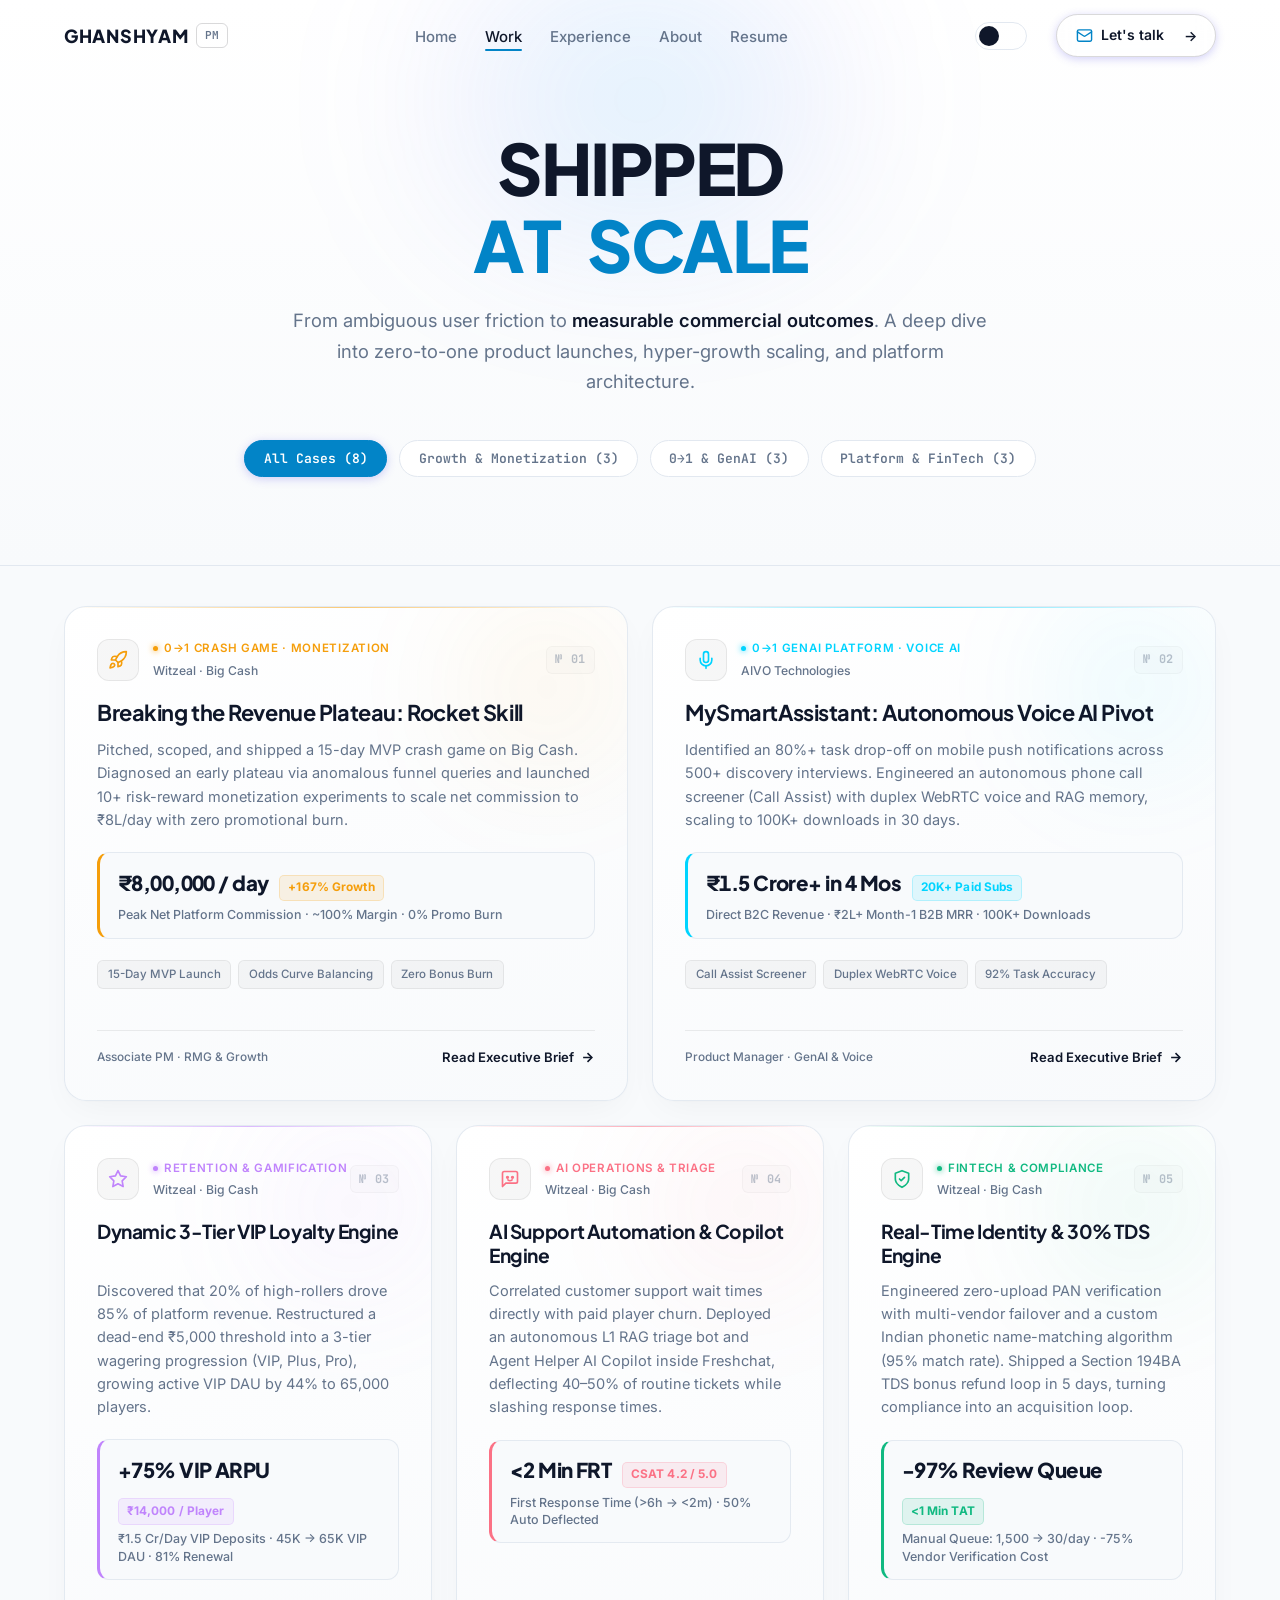
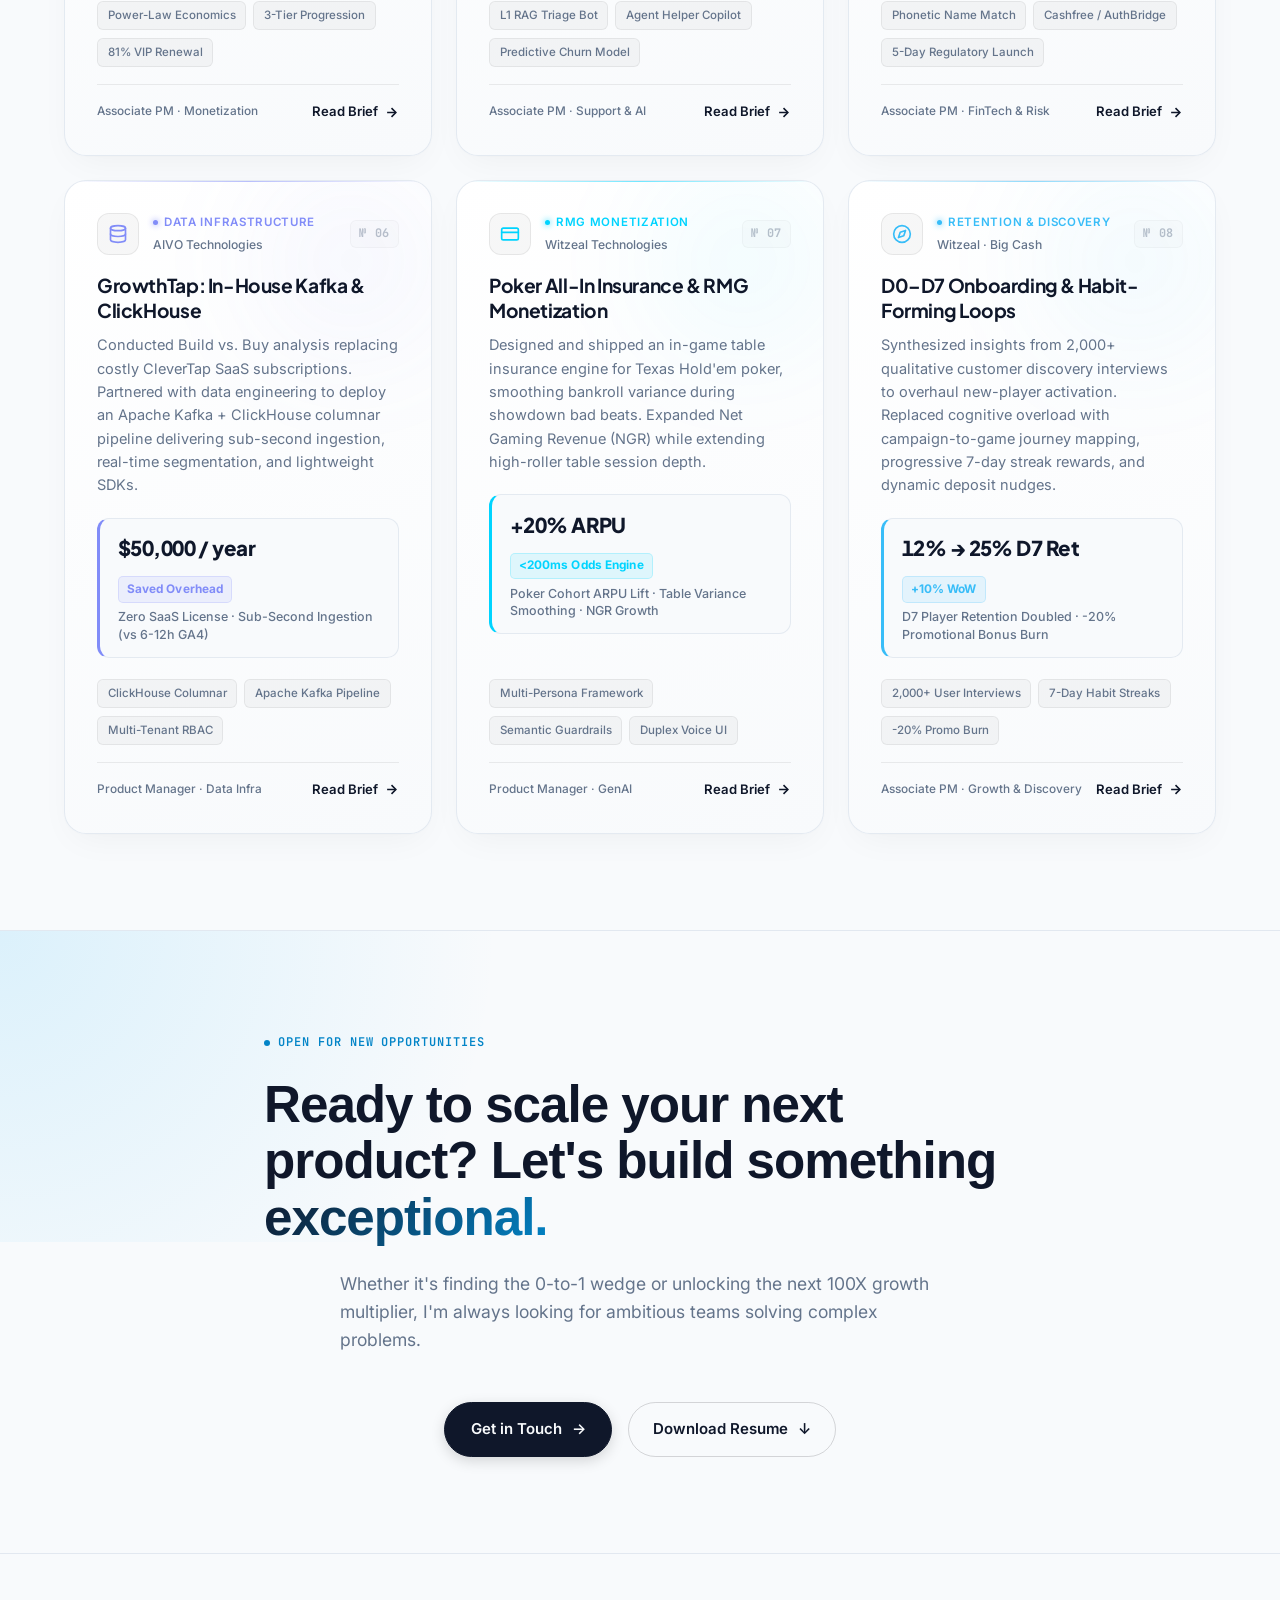
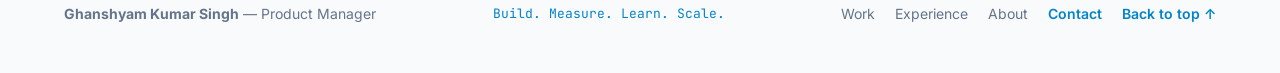
<file: work.html>
<!DOCTYPE html>
<html lang="en">
<head>
  <meta charset="UTF-8">
  <meta name="viewport" content="width=device-width, initial-scale=1.0">
  <title>Product Work & Case Studies — Ghanshyam Kumar Singh | Product Manager</title>
  <meta name="description" content="Explore end-to-end product case studies across Growth, Monetization, GenAI, and Platform Engineering by Product Manager Ghanshyam Kumar Singh.">
  
  <!-- Fonts -->
  <link rel="preconnect" href="https://fonts.googleapis.com">
  <link rel="preconnect" href="https://fonts.gstatic.com" crossorigin>
  <link href="https://fonts.googleapis.com/css2?family=Inter:wght@400;500;600;700&family=JetBrains+Mono:wght@500;600;700;800&family=Plus+Jakarta+Sans:wght@600;700;800&display=swap" rel="stylesheet">
  
  <!-- Styles -->
  <link rel="stylesheet" href="styles.css">
  <link rel="stylesheet" href="revamp.css">
</head>
<body>

  <!-- ========================================================================
       1. NAVIGATION BAR
       ======================================================================== -->
  <header class="site-header" id="site-header">
    <div class="header-container">
      <a href="index.html" class="brand-logo" aria-label="Ghanshyam Kumar Singh Home">
        <span>GHANSHYAM</span>
        <span class="brand-badge">PM</span>
      </a>

      <nav aria-label="Main Navigation">
        <ul class="nav-links">
          <li><a href="index.html" class="nav-link">Home</a></li>
          <li><a href="work.html" class="nav-link active">Work</a></li>
          <li><a href="experience.html" class="nav-link">Experience</a></li>
          <li><a href="about.html" class="nav-link">About</a></li>
          <li><a href="Ghanshyam_Kumar_Singh_Resume.pdf" class="nav-link" target="_blank">Resume</a></li>
        </ul>
      </nav>

      <div class="header-actions">
        <!-- Theme Toggle Switch -->
        <div class="theme-switch-wrapper" style="margin-right: 15px;">
          <label class="theme-switch" for="theme-toggle">
            <input type="checkbox" id="theme-toggle" aria-label="Toggle light and dark theme" />
            <span class="slider"></span>
          </label>
        </div>

        <a href="index.html#contact" class="btn-header-cta" aria-label="Let's talk — Contact Ghanshyam" title="Let's talk">
          <svg width="18" height="18" viewBox="0 0 24 24" fill="none" stroke="currentColor" stroke-width="2" stroke-linecap="round" stroke-linejoin="round">
            <rect width="20" height="16" x="2" y="4" rx="2"></rect>
            <path d="m22 7-8.97 5.7a1.94 1.94 0 0 1-2.06 0L2 7"></path>
          </svg>
          <span class="cta-text">Let's talk</span>
          <span class="cta-arrow" aria-hidden="true">→</span>
        </a>

        <!-- Mobile Hamburger Button -->
        <button id="mobile-menu-btn" class="mobile-menu-btn" aria-label="Open navigation menu">
          <svg width="22" height="22" viewBox="0 0 24 24" fill="none" stroke="currentColor" stroke-width="2" stroke-linecap="round" stroke-linejoin="round">
            <line x1="3" y1="12" x2="21" y2="12"></line>
            <line x1="3" y1="6" x2="21" y2="6"></line>
            <line x1="3" y1="18" x2="21" y2="18"></line>
          </svg>
        </button>
      </div>
    </div>
  </header>

  <!-- Mobile Drawer Overlay -->
  <div id="mobile-overlay" class="mobile-overlay" aria-hidden="true">
    <div class="mobile-drawer-header">
      <a href="index.html" class="brand-logo" style="text-decoration: none;">
        <span>GHANSHYAM</span>
        <span class="brand-badge" style="font-size: 0.7rem; padding: 0.15rem 0.45rem; background: rgba(99, 102, 241, 0.15); border: 1px solid rgba(99, 102, 241, 0.3); border-radius: 6px; color: var(--accent); font-weight: 800; letter-spacing: 0.05em; margin-left: 0.4rem;">PM</span>
      </a>
      <button class="close-mobile-menu" aria-label="Close menu">
        <svg width="20" height="20" viewBox="0 0 24 24" fill="none" stroke="currentColor" stroke-width="2" stroke-linecap="round" stroke-linejoin="round">
          <line x1="18" y1="6" x2="6" y2="18"></line>
          <line x1="6" y1="6" x2="18" y2="18"></line>
        </svg>
      </button>
    </div>

    <!-- Theme Toggle inside Menu -->
    <div class="mobile-theme-card">
      <div class="mobile-theme-meta">
        <div class="mobile-theme-icon-wrap">
          <svg width="18" height="18" viewBox="0 0 24 24" fill="none" stroke="currentColor" stroke-width="2" stroke-linecap="round" stroke-linejoin="round">
            <circle cx="12" cy="12" r="5"></circle>
            <line x1="12" y1="1" x2="12" y2="3"></line>
            <line x1="12" y1="21" x2="12" y2="23"></line>
            <line x1="4.22" y1="4.22" x2="5.64" y2="5.64"></line>
            <line x1="18.36" y1="18.36" x2="19.78" y2="19.78"></line>
            <line x1="1" y1="12" x2="3" y2="12"></line>
            <line x1="21" y1="12" x2="23" y2="12"></line>
            <line x1="4.22" y1="19.78" x2="5.64" y2="18.36"></line>
            <line x1="18.36" y1="5.64" x2="19.78" y2="4.22"></line>
          </svg>
        </div>
        <div>
          <div class="mobile-theme-title">Theme Mode</div>
          <div class="mobile-theme-status" id="mobile-theme-status">Dark Mode</div>
        </div>
      </div>
      <label class="theme-switch" for="mobile-theme-toggle">
        <input type="checkbox" id="mobile-theme-toggle" aria-label="Toggle light and dark theme" />
        <span class="slider"></span>
      </label>
    </div>

    <!-- Nav Links -->
    <ul class="mobile-nav-list">
      <li><a href="index.html" class="mobile-nav-link">Home <span>→</span></a></li>
      <li><a href="work.html" class="mobile-nav-link active">Case Studies <span>→</span></a></li>
      <li><a href="experience.html" class="mobile-nav-link">Experience <span>→</span></a></li>
      <li><a href="about.html" class="mobile-nav-link">About Me <span>→</span></a></li>
      <li><a href="Ghanshyam_Kumar_Singh_Resume.pdf" class="mobile-nav-link" target="_blank">Download Resume <span>→</span></a></li>
    </ul>

    <!-- Bottom Drawer CTA -->
    <div class="mobile-drawer-cta-wrap">
      <a href="index.html#contact" class="mobile-drawer-cta">
        <svg width="18" height="18" viewBox="0 0 24 24" fill="none" stroke="currentColor" stroke-width="2" stroke-linecap="round" stroke-linejoin="round">
          <rect width="20" height="16" x="2" y="4" rx="2"></rect>
          <path d="m22 7-8.97 5.7a1.94 1.94 0 0 1-2.06 0L2 7"></path>
        </svg>
        <span>Let's talk — Get in touch</span>
        <span aria-hidden="true">→</span>
      </a>
    </div>
  </div>

  <main>
    <!-- ========================================================================
         2. SUBPAGE HEADER (Cinematic)
         ======================================================================== -->
    <header class="subpage-header" style="position: relative; overflow: hidden; padding-top: calc(var(--header-height) + 2.5rem); padding-bottom: 2.5rem;">
      <div class="subpage-glow-blob" aria-hidden="true"></div>
      
      <div class="container" style="position: relative; z-index: 2; text-align: center;">
        <!-- Animated Title (Clean, Centered, No Overlaps) -->
        <div class="work-hero-stack">
          <div class="blur-text-row" data-direction="top" aria-label="SHIPPED">
            <span class="blur-char" style="--char-index: 0;">S</span>
            <span class="blur-char" style="--char-index: 1;">H</span>
            <span class="blur-char" style="--char-index: 2;">I</span>
            <span class="blur-char" style="--char-index: 3;">P</span>
            <span class="blur-char" style="--char-index: 4;">P</span>
            <span class="blur-char" style="--char-index: 5;">E</span>
            <span class="blur-char" style="--char-index: 6;">D</span>
          </div>
          <div class="blur-text-row accent-row" data-direction="bottom" aria-label="AT SCALE">
            <span class="blur-char" style="--char-index: 0;">A</span>
            <span class="blur-char" style="--char-index: 1;">T</span>
            <span style="display: inline-block; width: 0.4em;"></span>
            <span class="blur-char" style="--char-index: 2;">S</span>
            <span class="blur-char" style="--char-index: 3;">C</span>
            <span class="blur-char" style="--char-index: 4;">A</span>
            <span class="blur-char" style="--char-index: 5;">L</span>
            <span class="blur-char" style="--char-index: 6;">E</span>
          </div>
        </div>

        <p class="subpage-subtitle" style="max-width: 720px; margin: 0 auto; color: var(--text-muted); font-size: 1.15rem; line-height: 1.65;">
          From ambiguous user friction to <span style="color: var(--text-primary); font-weight: 600;">measurable commercial outcomes</span>. A deep dive into zero-to-one product launches, hyper-growth scaling, and platform architecture.
        </p>

        <!-- Category Filters -->
        <div class="filter-bar" style="margin-top: 2.75rem; justify-content: center; gap: 0.75rem; flex-wrap: wrap;">
          <button class="filter-btn active" data-filter="all">All Cases (8)</button>
          <button class="filter-btn" data-filter="growth">Growth & Monetization (3)</button>
          <button class="filter-btn" data-filter="ai">0→1 & GenAI (3)</button>
          <button class="filter-btn" data-filter="platform">Platform & FinTech (3)</button>
        </div>
      </div>
    </header>

    <!-- ========================================================================
         3. BENTO GRID DIRECTORY (8 Synchronized Executive Case Studies)
         ======================================================================== -->
    <section class="work-section" style="padding: 2.5rem 0 6rem; position: relative; z-index: 2;">
      <div class="container">
        
        <div class="work-bento-grid">

          <!-- Case 1: Rocket Skill (Col-6 Flagship) -->
          <article class="work-bento-card col-6 theme-gold" data-category="growth" onclick="openCaseModal('modal-rocketskill')">
            <div class="card-glow-bloom"></div>
            <div class="card-main-content">
              <div class="card-top-header">
                <div class="card-identity-cluster">
                  <div class="card-icon-emblem">
                    <svg width="20" height="20" viewBox="0 0 24 24" fill="none" stroke="currentColor" stroke-width="2" stroke-linecap="round" stroke-linejoin="round">
                      <path d="M4.5 16.5c-1.5 1.26-2 5-2 5s3.74-.5 5-2c.71-.84.7-2.13-.09-2.91a2.18 2.18 0 0 0-2.91-.09z"/>
                      <path d="m12 15-3-3a22 22 0 0 1 2-3.95A12.88 12.88 0 0 1 22 2c0 2.72-.78 7.5-6 11a22.35 22.35 0 0 1-4 2z"/>
                      <path d="M9 12H4s.55-3.03 2-4c1.62-1.08 5 0 5 0"/>
                      <path d="M12 15v5s3.03-.55 4-2c1.08-1.62 0-5 0-5"/>
                    </svg>
                  </div>
                  <div class="card-meta-titles">
                    <span class="card-eyebrow-pill">
                      <span class="pulse-indicator"></span>
                      0→1 CRASH GAME · MONETIZATION
                    </span>
                    <span class="card-company-tag">Witzeal · Big Cash</span>
                  </div>
                </div>
                <span class="card-index-marker">№ 01</span>
              </div>

              <h3 class="card-title">Breaking the Revenue Plateau: Rocket Skill</h3>
              <p class="card-desc">
                Pitched, scoped, and shipped a 15-day MVP crash game on Big Cash. Diagnosed an early plateau via anomalous funnel queries and launched 10+ risk-reward monetization experiments to scale net commission to ₹8L/day with zero promotional burn.
              </p>

              <div class="card-impact-slab">
                <div class="impact-stat-group">
                  <span class="impact-headline">₹8,00,000 / day</span>
                  <span class="impact-badge">+167% Growth</span>
                </div>
                <span class="impact-caption">Peak Net Platform Commission · ~100% Margin · 0% Promo Burn</span>
              </div>
            </div>

            <div class="card-footer-area">
              <div class="card-tags">
                <span class="tag-badge">15-Day MVP Launch</span>
                <span class="tag-badge">Odds Curve Balancing</span>
                <span class="tag-badge">Zero Bonus Burn</span>
              </div>
              <div class="card-bottom-bar">
                <span class="card-role-chip">Associate PM · RMG & Growth</span>
                <span class="card-cta-action">
                  <span>Read Executive Brief</span>
                  <svg width="15" height="15" viewBox="0 0 24 24" fill="none" stroke="currentColor" stroke-width="2.5"><path d="M5 12h14"/><path d="m12 5 7 7-7 7"/></svg>
                </span>
              </div>
            </div>
          </article>

          <!-- Case 2: MySmartAssistant (Col-6 Flagship) -->
          <article class="work-bento-card col-6 theme-cyan" data-category="ai" onclick="openCaseModal('modal-mysa')">
            <div class="card-glow-bloom"></div>
            <div class="card-main-content">
              <div class="card-top-header">
                <div class="card-identity-cluster">
                  <div class="card-icon-emblem">
                    <svg width="20" height="20" viewBox="0 0 24 24" fill="none" stroke="currentColor" stroke-width="2" stroke-linecap="round" stroke-linejoin="round">
                      <path d="M12 2a3 3 0 0 0-3 3v7a3 3 0 0 0 6 0V5a3 3 0 0 0-3-3Z"/>
                      <path d="M19 10v2a7 7 0 0 1-14 0v-2"/>
                      <line x1="12" x2="12" y1="19" y2="22"/>
                    </svg>
                  </div>
                  <div class="card-meta-titles">
                    <span class="card-eyebrow-pill">
                      <span class="pulse-indicator"></span>
                      0→1 GENAI PLATFORM · VOICE AI
                    </span>
                    <span class="card-company-tag">AIVO Technologies</span>
                  </div>
                </div>
                <span class="card-index-marker">№ 02</span>
              </div>

              <h3 class="card-title">MySmartAssistant: Autonomous Voice AI Pivot</h3>
              <p class="card-desc">
                Identified an 80%+ task drop-off on mobile push notifications across 500+ discovery interviews. Engineered an autonomous phone call screener (Call Assist) with duplex WebRTC voice and RAG memory, scaling to 100K+ downloads in 30 days.
              </p>

              <div class="card-impact-slab">
                <div class="impact-stat-group">
                  <span class="impact-headline">₹1.5 Crore+ in 4 Mos</span>
                  <span class="impact-badge">20K+ Paid Subs</span>
                </div>
                <span class="impact-caption">Direct B2C Revenue · ₹2L+ Month-1 B2B MRR · 100K+ Downloads</span>
              </div>
            </div>

            <div class="card-footer-area">
              <div class="card-tags">
                <span class="tag-badge">Call Assist Screener</span>
                <span class="tag-badge">Duplex WebRTC Voice</span>
                <span class="tag-badge">92% Task Accuracy</span>
              </div>
              <div class="card-bottom-bar">
                <span class="card-role-chip">Product Manager · GenAI & Voice</span>
                <span class="card-cta-action">
                  <span>Read Executive Brief</span>
                  <svg width="15" height="15" viewBox="0 0 24 24" fill="none" stroke="currentColor" stroke-width="2.5"><path d="M5 12h14"/><path d="m12 5 7 7-7 7"/></svg>
                </span>
              </div>
            </div>
          </article>

          <!-- Case 3: VIP Club Gamification (Col-4) -->
          <article class="work-bento-card col-4 theme-purple" data-category="growth" onclick="openCaseModal('modal-vip')">
            <div class="card-glow-bloom"></div>
            <div class="card-main-content">
              <div class="card-top-header">
                <div class="card-identity-cluster">
                  <div class="card-icon-emblem">
                    <svg width="20" height="20" viewBox="0 0 24 24" fill="none" stroke="currentColor" stroke-width="2" stroke-linecap="round" stroke-linejoin="round">
                      <polygon points="12 2 15.09 8.26 22 9.27 17 14.14 18.18 21.02 12 17.77 5.82 21.02 7 14.14 2 9.27 8.91 8.26 12 2"/>
                    </svg>
                  </div>
                  <div class="card-meta-titles">
                    <span class="card-eyebrow-pill">
                      <span class="pulse-indicator"></span>
                      RETENTION & GAMIFICATION
                    </span>
                    <span class="card-company-tag">Witzeal · Big Cash</span>
                  </div>
                </div>
                <span class="card-index-marker">№ 03</span>
              </div>

              <h3 class="card-title">Dynamic 3-Tier VIP Loyalty Engine</h3>
              <p class="card-desc">
                Discovered that 20% of high-rollers drove 85% of platform revenue. Restructured a dead-end ₹5,000 threshold into a 3-tier wagering progression (VIP, Plus, Pro), growing active VIP DAU by 44% to 65,000 players.
              </p>

              <div class="card-impact-slab">
                <div class="impact-stat-group">
                  <span class="impact-headline">+75% VIP ARPU</span>
                  <span class="impact-badge">₹14,000 / Player</span>
                </div>
                <span class="impact-caption">₹1.5 Cr/Day VIP Deposits · 45K → 65K VIP DAU · 81% Renewal</span>
              </div>
            </div>

            <div class="card-footer-area">
              <div class="card-tags">
                <span class="tag-badge">Power-Law Economics</span>
                <span class="tag-badge">3-Tier Progression</span>
                <span class="tag-badge">81% VIP Renewal</span>
              </div>
              <div class="card-bottom-bar">
                <span class="card-role-chip">Associate PM · Monetization</span>
                <span class="card-cta-action">
                  <span>Read Brief</span>
                  <svg width="15" height="15" viewBox="0 0 24 24" fill="none" stroke="currentColor" stroke-width="2.5"><path d="M5 12h14"/><path d="m12 5 7 7-7 7"/></svg>
                </span>
              </div>
            </div>
          </article>

          <!-- Case 4: CRM Revamp & AI Support Automation (Col-4) -->
          <article class="work-bento-card col-4 theme-rose" data-category="ai platform" onclick="openCaseModal('modal-crmai')">
            <div class="card-glow-bloom"></div>
            <div class="card-main-content">
              <div class="card-top-header">
                <div class="card-identity-cluster">
                  <div class="card-icon-emblem">
                    <svg width="20" height="20" viewBox="0 0 24 24" fill="none" stroke="currentColor" stroke-width="2" stroke-linecap="round" stroke-linejoin="round">
                      <path d="M21 15a2 2 0 0 1-2 2H7l-4 4V5a2 2 0 0 1 2-2h14a2 2 0 0 1 2 2z"/>
                      <circle cx="9" cy="10" r="1"/>
                      <circle cx="15" cy="10" r="1"/>
                      <path d="M9.5 13a3.5 3.5 0 0 0 5 0"/>
                    </svg>
                  </div>
                  <div class="card-meta-titles">
                    <span class="card-eyebrow-pill">
                      <span class="pulse-indicator"></span>
                      AI OPERATIONS & TRIAGE
                    </span>
                    <span class="card-company-tag">Witzeal · Big Cash</span>
                  </div>
                </div>
                <span class="card-index-marker">№ 04</span>
              </div>

              <h3 class="card-title">AI Support Automation & Copilot Engine</h3>
              <p class="card-desc">
                Correlated customer support wait times directly with paid player churn. Deployed an autonomous L1 RAG triage bot and Agent Helper AI Copilot inside Freshchat, deflecting 40–50% of routine tickets while slashing response times.
              </p>

              <div class="card-impact-slab">
                <div class="impact-stat-group">
                  <span class="impact-headline">&lt;2 Min FRT</span>
                  <span class="impact-badge">CSAT 4.2 / 5.0</span>
                </div>
                <span class="impact-caption">First Response Time (>6h → &lt;2m) · 50% Auto Deflected</span>
              </div>
            </div>

            <div class="card-footer-area">
              <div class="card-tags">
                <span class="tag-badge">L1 RAG Triage Bot</span>
                <span class="tag-badge">Agent Helper Copilot</span>
                <span class="tag-badge">Predictive Churn Model</span>
              </div>
              <div class="card-bottom-bar">
                <span class="card-role-chip">Associate PM · Support & AI</span>
                <span class="card-cta-action">
                  <span>Read Brief</span>
                  <svg width="15" height="15" viewBox="0 0 24 24" fill="none" stroke="currentColor" stroke-width="2.5"><path d="M5 12h14"/><path d="m12 5 7 7-7 7"/></svg>
                </span>
              </div>
            </div>
          </article>

          <!-- Case 5: KYC Platform & TDS Engine (Col-4) -->
          <article class="work-bento-card col-4 theme-emerald" data-category="platform" onclick="openCaseModal('modal-kyc')">
            <div class="card-glow-bloom"></div>
            <div class="card-main-content">
              <div class="card-top-header">
                <div class="card-identity-cluster">
                  <div class="card-icon-emblem">
                    <svg width="20" height="20" viewBox="0 0 24 24" fill="none" stroke="currentColor" stroke-width="2" stroke-linecap="round" stroke-linejoin="round">
                      <path d="M12 22s8-4 8-10V5l-8-3-8 3v7c0 6 8 10 8 10z"/>
                      <polyline points="9 12 11 14 15 10"/>
                    </svg>
                  </div>
                  <div class="card-meta-titles">
                    <span class="card-eyebrow-pill">
                      <span class="pulse-indicator"></span>
                      FINTECH & COMPLIANCE
                    </span>
                    <span class="card-company-tag">Witzeal · Big Cash</span>
                  </div>
                </div>
                <span class="card-index-marker">№ 05</span>
              </div>

              <h3 class="card-title">Real-Time Identity & 30% TDS Engine</h3>
              <p class="card-desc">
                Engineered zero-upload PAN verification with multi-vendor failover and a custom Indian phonetic name-matching algorithm (95% match rate). Shipped a Section 194BA TDS bonus refund loop in 5 days, turning compliance into an acquisition loop.
              </p>

              <div class="card-impact-slab">
                <div class="impact-stat-group">
                  <span class="impact-headline">-97% Review Queue</span>
                  <span class="impact-badge">&lt;1 Min TAT</span>
                </div>
                <span class="impact-caption">Manual Queue: 1,500 → 30/day · -75% Vendor Verification Cost</span>
              </div>
            </div>

            <div class="card-footer-area">
              <div class="card-tags">
                <span class="tag-badge">Phonetic Name Match</span>
                <span class="tag-badge">Cashfree / AuthBridge</span>
                <span class="tag-badge">5-Day Regulatory Launch</span>
              </div>
              <div class="card-bottom-bar">
                <span class="card-role-chip">Associate PM · FinTech & Risk</span>
                <span class="card-cta-action">
                  <span>Read Brief</span>
                  <svg width="15" height="15" viewBox="0 0 24 24" fill="none" stroke="currentColor" stroke-width="2.5"><path d="M5 12h14"/><path d="m12 5 7 7-7 7"/></svg>
                </span>
              </div>
            </div>
          </article>

          <!-- Case 6: GrowthTap Analytics (Col-4 Platform Flagship) -->
          <article class="work-bento-card col-4 theme-indigo" data-category="platform" onclick="openCaseModal('modal-growthtap')">
            <div class="card-glow-bloom"></div>
            <div class="card-main-content">
              <div class="card-top-header">
                <div class="card-identity-cluster">
                  <div class="card-icon-emblem">
                    <svg width="20" height="20" viewBox="0 0 24 24" fill="none" stroke="currentColor" stroke-width="2" stroke-linecap="round" stroke-linejoin="round">
                      <ellipse cx="12" cy="5" rx="9" ry="3"/>
                      <path d="M21 12c0 1.66-4 3-9 3s-9-1.34-9-3"/>
                      <path d="M3 5v14c0 1.66 4 3 9 3s9-1.34 9-3V5"/>
                    </svg>
                  </div>
                  <div class="card-meta-titles">
                    <span class="card-eyebrow-pill">
                      <span class="pulse-indicator"></span>
                      DATA INFRASTRUCTURE
                    </span>
                    <span class="card-company-tag">AIVO Technologies</span>
                  </div>
                </div>
                <span class="card-index-marker">№ 06</span>
              </div>

              <h3 class="card-title">GrowthTap: In-House Kafka & ClickHouse</h3>
              <p class="card-desc">
                Conducted Build vs. Buy analysis replacing costly CleverTap SaaS subscriptions. Partnered with data engineering to deploy an Apache Kafka + ClickHouse columnar pipeline delivering sub-second ingestion, real-time segmentation, and lightweight SDKs.
              </p>

              <div class="card-impact-slab">
                <div class="impact-stat-group">
                  <span class="impact-headline">$50,000 / year</span>
                  <span class="impact-badge">Saved Overhead</span>
                </div>
                <span class="impact-caption">Zero SaaS License · Sub-Second Ingestion (vs 6-12h GA4)</span>
              </div>
            </div>

            <div class="card-footer-area">
              <div class="card-tags">
                <span class="tag-badge">ClickHouse Columnar</span>
                <span class="tag-badge">Apache Kafka Pipeline</span>
                <span class="tag-badge">Multi-Tenant RBAC</span>
              </div>
              <div class="card-bottom-bar">
                <span class="card-role-chip">Product Manager · Data Infra</span>
                <span class="card-cta-action">
                  <span>Read Brief</span>
                  <svg width="15" height="15" viewBox="0 0 24 24" fill="none" stroke="currentColor" stroke-width="2.5"><path d="M5 12h14"/><path d="m12 5 7 7-7 7"/></svg>
                </span>
              </div>
            </div>
          </article>

          <!-- Case 7: Poker All-In Insurance (Col-4) -->
          <article class="work-bento-card col-4 theme-amber" data-category="gaming" onclick="openCaseModal('modal-poker-insurance')">
            <div class="card-glow-bloom"></div>
            <div class="card-main-content">
              <div class="card-top-header">
                <div class="card-identity-cluster">
                  <div class="card-icon-emblem">
                    <svg width="20" height="20" viewBox="0 0 24 24" fill="none" stroke="currentColor" stroke-width="2" stroke-linecap="round" stroke-linejoin="round">
                      <rect x="2" y="5" width="20" height="14" rx="2"/>
                      <line x1="2" y1="10" x2="22" y2="10"/>
                    </svg>
                  </div>
                  <div class="card-meta-titles">
                    <span class="card-eyebrow-pill">
                      <span class="pulse-indicator"></span>
                      RMG MONETIZATION
                    </span>
                    <span class="card-company-tag">Witzeal Technologies</span>
                  </div>
                </div>
                <span class="card-index-marker">№ 07</span>
              </div>

              <h3 class="card-title">Poker All-In Insurance & RMG Monetization</h3>
              <p class="card-desc">
                Designed and shipped an in-game table insurance engine for Texas Hold'em poker, smoothing bankroll variance during showdown bad beats. Expanded Net Gaming Revenue (NGR) while extending high-roller table session depth.
              </p>

              <div class="card-impact-slab">
                <div class="impact-stat-group">
                  <span class="impact-headline">+20% ARPU</span>
                  <span class="impact-badge">&lt;200ms Odds Engine</span>
                </div>
                <span class="impact-caption">Poker Cohort ARPU Lift · Table Variance Smoothing · NGR Growth</span>
              </div>
            </div>

            <div class="card-footer-area">
              <div class="card-tags">
                <span class="tag-badge">Multi-Persona Framework</span>
                <span class="tag-badge">Semantic Guardrails</span>
                <span class="tag-badge">Duplex Voice UI</span>
              </div>
              <div class="card-bottom-bar">
                <span class="card-role-chip">Product Manager · GenAI</span>
                <span class="card-cta-action">
                  <span>Read Brief</span>
                  <svg width="15" height="15" viewBox="0 0 24 24" fill="none" stroke="currentColor" stroke-width="2.5"><path d="M5 12h14"/><path d="m12 5 7 7-7 7"/></svg>
                </span>
              </div>
            </div>
          </article>

          <!-- Case 8: D0–D7 Retention & User Discovery (Col-4) -->
          <article class="work-bento-card col-4 theme-blue" data-category="growth" onclick="openCaseModal('modal-research')">
            <div class="card-glow-bloom"></div>
            <div class="card-main-content">
              <div class="card-top-header">
                <div class="card-identity-cluster">
                  <div class="card-icon-emblem">
                    <svg width="20" height="20" viewBox="0 0 24 24" fill="none" stroke="currentColor" stroke-width="2" stroke-linecap="round" stroke-linejoin="round">
                      <circle cx="12" cy="12" r="10"/>
                      <polygon points="16.24 7.76 14.12 14.12 7.76 16.24 9.88 9.88 16.24 7.76"/>
                    </svg>
                  </div>
                  <div class="card-meta-titles">
                    <span class="card-eyebrow-pill">
                      <span class="pulse-indicator"></span>
                      RETENTION & DISCOVERY
                    </span>
                    <span class="card-company-tag">Witzeal · Big Cash</span>
                  </div>
                </div>
                <span class="card-index-marker">№ 08</span>
              </div>

              <h3 class="card-title">D0–D7 Onboarding & Habit-Forming Loops</h3>
              <p class="card-desc">
                Synthesized insights from 2,000+ qualitative customer discovery interviews to overhaul new-player activation. Replaced cognitive overload with campaign-to-game journey mapping, progressive 7-day streak rewards, and dynamic deposit nudges.
              </p>

              <div class="card-impact-slab">
                <div class="impact-stat-group">
                  <span class="impact-headline">12% → 25% D7 Ret</span>
                  <span class="impact-badge">+10% WoW</span>
                </div>
                <span class="impact-caption">D7 Player Retention Doubled · -20% Promotional Bonus Burn</span>
              </div>
            </div>

            <div class="card-footer-area">
              <div class="card-tags">
                <span class="tag-badge">2,000+ User Interviews</span>
                <span class="tag-badge">7-Day Habit Streaks</span>
                <span class="tag-badge">-20% Promo Burn</span>
              </div>
              <div class="card-bottom-bar">
                <span class="card-role-chip">Associate PM · Growth & Discovery</span>
                <span class="card-cta-action">
                  <span>Read Brief</span>
                  <svg width="15" height="15" viewBox="0 0 24 24" fill="none" stroke="currentColor" stroke-width="2.5"><path d="M5 12h14"/><path d="m12 5 7 7-7 7"/></svg>
                </span>
              </div>
            </div>
          </article>

        </div>

      </div>
    </section>

    <!-- ========================================================================
         4. GRAND FINALE CTA
         ======================================================================== -->
    <section class="bottom-cta-section" style="padding: 6rem 0; position: relative; overflow: hidden; border-top: 1px solid var(--border);">
      <div class="animated-bg-glow" style="background: radial-gradient(circle at center, rgba(56, 189, 248, 0.15), transparent 70%); width: 100%; height: 100%; top: 0; left: 0;"></div>
      
      <div class="container text-center reveal" style="position: relative; z-index: 2; max-width: 800px; margin: 0 auto;">
        <span class="eyebrow" style="margin-bottom: 1.5rem;">OPEN FOR NEW OPPORTUNITIES</span>
        <h2 style="font-family: 'Outfit', sans-serif; font-size: clamp(2rem, 4vw, 3.5rem); font-weight: 700; line-height: 1.1; margin-bottom: 1.5rem; letter-spacing: -0.02em;">
          Ready to scale your next product? Let's build something <span class="highlight-gradient">exceptional.</span>
        </h2>
        
        <p style="color: var(--text-muted); font-size: 1.1rem; max-width: 600px; margin: 0 auto 3rem auto; line-height: 1.6;">
          Whether it's finding the 0-to-1 wedge or unlocking the next 100X growth multiplier, I'm always looking for ambitious teams solving complex problems.
        </p>
        
        <div style="display: flex; justify-content: center; gap: 1rem; flex-wrap: wrap;">
          <a href="index.html#contact" class="btn-primary premium-glow">
            <span>Get in Touch</span>
            <span aria-hidden="true" class="btn-arrow">→</span>
          </a>
          <a href="Ghanshyam_Kumar_Singh_Resume.pdf" class="btn-secondary ghost-hover premium-border" download>
            <span>Download Resume</span>
            <span aria-hidden="true" class="btn-arrow">↓</span>
          </a>
        </div>
      </div>
    </section>

    <!-- ========================================================================
         5. EXECUTIVE MODAL BRIEFINGS (Direct from Master Work Repository)
         ======================================================================== -->

    <!-- Modal 1: Rocket Skill -->
    <template id="modal-rocketskill">
      <div style="padding: 0.5rem 0;">
        <div class="modal-meta-row">
          <span class="modal-meta-badge" style="color: #fbbf24; border-color: rgba(251, 191, 36, 0.3); background: rgba(251, 191, 36, 0.1);">Witzeal Technologies · Big Cash</span>
          <span class="modal-meta-badge" style="color: var(--text-muted); border-color: var(--border); background: transparent;">Associate Product Manager · RMG & Growth</span>
        </div>
        <h2 style="font-size: 2.4rem; font-family: var(--font-display); font-weight: 800; color: var(--text-primary); margin-bottom: 0.5rem; line-height: 1.15;">
          Rocket Skill: 0-to-1 Crash Game Launch & Scaling
        </h2>
        <div class="modal-stat-banner" style="color: #fbbf24; border-color: #fbbf24; background: rgba(251, 191, 36, 0.08);">
          ₹3L → ₹8L/Day Net Commission (+167% Growth) · 40,000 DAU · ~100% Gross Margin
        </div>

        <div class="modal-metric-grid">
          <div class="modal-metric-box">
            <span class="modal-metric-val" style="color: #fbbf24;">₹8,00,000</span>
            <span class="modal-metric-lbl">Peak Daily Net Commission</span>
          </div>
          <div class="modal-metric-box">
            <span class="modal-metric-val">40,000</span>
            <span class="modal-metric-lbl">Active Daily Players (DAU)</span>
          </div>
          <div class="modal-metric-box">
            <span class="modal-metric-val" style="color: var(--accent-emerald);">0% Burn</span>
            <span class="modal-metric-lbl">100% Organic In-App Discovery</span>
          </div>
          <div class="modal-metric-box">
            <span class="modal-metric-val">15 Days</span>
            <span class="modal-metric-lbl">Concept to Playable MVP</span>
          </div>
        </div>

        <div style="margin-bottom: 2rem;">
          <h3 style="color: var(--text-primary); font-size: 1.25rem; margin-bottom: 0.75rem;">Strategic Context & Discovery</h3>
          <p style="color: var(--text-secondary); line-height: 1.7; font-size: 1rem;">
            Identified an accelerating appetite in the Indian market for short-session, high-tempo multiplier games (e.g. Aviator). Scoped and launched a playable MVP on Big Cash within 15 days, hitting ₹1,00,000/day in two weeks and ₹3,00,000/day by Month 2. However, revenue plateaued because multipliers were artificially capped at 10x, leaving high-rollers without an aspirational jackpot, while flat entry fees failed to separate casual players from high rollers.
          </p>
        </div>

        <div style="margin-bottom: 2rem;">
          <h3 style="color: var(--text-primary); font-size: 1.25rem; margin-bottom: 0.75rem;">Product Execution & Technical Levers</h3>
          <ul style="color: var(--text-secondary); line-height: 1.7; font-size: 1rem; padding-left: 1.5rem; list-style-type: disc;">
            <li><strong>High-Roller Multiplier Curves:</strong> Raised maximum multiplier ceilings to 100x with dynamic probability odds balancing, preserving the 9% platform take rate (rake).</li>
            <li><strong>10+ A/B Contest Lobby Experiments:</strong> Segmented lobbies by entry fees (low-stake, mid-tier, and high-roller tables), allowing users to self-select by risk appetite.</li>
            <li><strong>Social Proof & Live Tickers:</strong> Implemented real-time on-screen tickers displaying winning usernames and cash-out multipliers, creating FOMO and social proof.</li>
            <li><strong>Regulatory Skill Moat:</strong> Indian law strictly prohibits "games of chance" (gambling) but allows "games of skill". Differentiated Rocket Skill by engineering historical multiplier distributions, rolling averages, and a player "Skill Score" into the UI, making decisions data-driven and legally compliant in strictly regulated states.</li>
          </ul>
        </div>

        <div style="margin-bottom: 2rem;">
          <h3 style="color: var(--text-primary); font-size: 1.25rem; margin-bottom: 0.75rem;">Quantified Commercial Impact</h3>
          <ul style="color: var(--text-secondary); line-height: 1.7; font-size: 1rem; padding-left: 1.5rem; list-style-type: disc;">
            <li>Scaled net daily commission from <strong>₹3,00,000 to ₹8,00,000/day (+167% growth)</strong> across two quarters.</li>
            <li>Doubled active game DAU from <strong>20,000 to 40,000 players</strong>.</li>
            <li>Delivered <strong>~100% gross margin</strong> on commission with zero paid user acquisition or promotional bonus burn.</li>
          </ul>
        </div>

        <div class="modal-lesson-box">
          <h4>
            <svg width="18" height="18" viewBox="0 0 24 24" fill="none" stroke="currentColor" stroke-width="2"><circle cx="12" cy="12" r="10"/><line x1="12" y1="8" x2="12" y2="12"/><line x1="12" y1="16" x2="12.01" y2="16"/></svg>
            PM Hard Lesson: The ₹1 Minimum Bet Failure
          </h4>
          <p>
            When we first raised multiplier ceilings to 100x, we kept the minimum bet at ₹1. Revenue showed zero statistically significant lift because players played 100x tables with ₹1–₹5 bets—thrill-seeking at zero risk. It was only when we coupled the 100x ceiling with segmented minimum bets (₹1 for 10x, ₹5 for 25x, ₹10 for 50x, ₹25 for 100x) that ARPU surged. <em>Takeaway: Aspiration without commitment is entertainment, not monetization.</em>
          </p>
        </div>
      </div>
    </template>

    <!-- Modal 2: MySmartAssistant -->
    <template id="modal-mysa">
      <div style="padding: 0.5rem 0;">
        <div class="modal-meta-row">
          <span class="modal-meta-badge" style="color: #38bdf8; border-color: rgba(56, 189, 248, 0.3); background: rgba(56, 189, 248, 0.1);">AIVO Technologies</span>
          <span class="modal-meta-badge" style="color: var(--text-muted); border-color: var(--border); background: transparent;">Product Manager · GenAI & Voice (Pod of 8)</span>
        </div>
        <h2 style="font-size: 2.4rem; font-family: var(--font-display); font-weight: 800; color: var(--text-primary); margin-bottom: 0.5rem; line-height: 1.15;">
          MySmartAssistant: Autonomous Voice AI & Call Intelligence
        </h2>
        <div class="modal-stat-banner" style="color: #38bdf8; border-color: #38bdf8; background: rgba(56, 189, 248, 0.08);">
          ₹1.5 Crore+ in 4 Months · 20,000+ Paid Subscribers · 100K+ Downloads in 30 Days
        </div>

        <div class="modal-metric-grid">
          <div class="modal-metric-box">
            <span class="modal-metric-val" style="color: #38bdf8;">₹1.5 Cr+</span>
            <span class="modal-metric-lbl">Consumer Revenue (4 Mos)</span>
          </div>
          <div class="modal-metric-box">
            <span class="modal-metric-val">100,000+</span>
            <span class="modal-metric-lbl">Downloads within 30 Days</span>
          </div>
          <div class="modal-metric-box">
            <span class="modal-metric-val" style="color: var(--accent-emerald);">₹2L+ MRR</span>
            <span class="modal-metric-lbl">B2B Month 1 Revenue</span>
          </div>
          <div class="modal-metric-box">
            <span class="modal-metric-val">~92%</span>
            <span class="modal-metric-lbl">Task Resolution Accuracy</span>
          </div>
        </div>

        <div style="margin-bottom: 2rem;">
          <h3 style="color: var(--text-primary); font-size: 1.25rem; margin-bottom: 0.75rem;">Strategic Problem & Discovery Insights</h3>
          <p style="color: var(--text-secondary); line-height: 1.7; font-size: 1rem;">
            A quantitative audit revealed an 80%+ drop-off in user task completion when relying strictly on mobile push notifications. In 500+ discovery interviews with Indian executives and SMBs, three truths emerged:
          </p>
          <div class="modal-callout-quote">
            "I missed my car insurance renewal because the notification just disappeared in my app clutter. If someone had actually called me, I would have renewed immediately." — SMB Owner, Discovery Interview
          </div>
          <ul style="color: var(--text-secondary); line-height: 1.7; font-size: 1rem; padding-left: 1.5rem; list-style-type: disc;">
            <li>Push notifications get buried in OS noise; critical deadlines demand direct phone-call escalation.</li>
            <li>SMB owners lose 2–3 hours every day to spam and sales calls, but cannot turn phones off due to client emergencies.</li>
            <li>Users demonstrated 3× higher Willingness to Pay (WTP) for voice-assisted phone automation over text-only chat.</li>
          </ul>
        </div>

        <div style="margin-bottom: 2rem;">
          <h3 style="color: var(--text-primary); font-size: 1.25rem; margin-bottom: 0.75rem;">Product Architecture & Levers Shipped</h3>
          <ul style="color: var(--text-secondary); line-height: 1.7; font-size: 1rem; padding-left: 1.5rem; list-style-type: disc;">
            <li><strong>Call Assist (Autonomous Inbound Call Screener):</strong> Cellular call interception where AI answers contextually, screens spam, transcribes intent, and dispatches instant structured summaries to WhatsApp.</li>
            <li><strong>Autonomous Phone Call Escalation:</strong> Automated escalation matrix: if a push notification is unacknowledged after N minutes, backend initiates an outbound natural-voice phone call.</li>
            <li><strong>Document Vault & OCR Pipeline:</strong> Users upload policies/RCs; OCR + LLM extracts expiry dates and grace periods, pre-populating renewal schedules.</li>
            <li><strong>MySA Live (Real-Time Duplex Voice):</strong> Low-latency WebRTC duplex voice interface with natural barge-in support.</li>
            <li><strong>MySA for Business (7-Day MVP):</strong> Captured organic B2B pull by shipping an enterprise self-serve console with custom RAG knowledge uploads, concurrent call lines, and CRM webhooks in 7 business days.</li>
          </ul>
        </div>

        <div style="margin-bottom: 2rem;">
          <h3 style="color: var(--text-primary); font-size: 1.25rem; margin-bottom: 0.75rem;">Quantified Commercial Impact</h3>
          <ul style="color: var(--text-secondary); line-height: 1.7; font-size: 1rem; padding-left: 1.5rem; list-style-type: disc;">
            <li>Scaled from 40,000 to <strong>100,000+ app downloads in 30 days</strong> of Call Assist launch.</li>
            <li>Acquired <strong>20,000+ active paid subscribers</strong>, generating <strong>₹1.5 Crore ($180K+) in 4 months</strong>.</li>
            <li>Closed <strong>20+ B2B enterprise clients</strong> in Month 1, achieving <strong>₹2,00,000+ MRR</strong>.</li>
          </ul>
        </div>

        <div class="modal-lesson-box">
          <h4>
            <svg width="18" height="18" viewBox="0 0 24 24" fill="none" stroke="currentColor" stroke-width="2"><polygon points="12 2 15.09 8.26 22 9.27 17 14.14 18.18 21.02 12 17.77 5.82 21.02 7 14.14 2 9.27 8.91 8.26 12 2"/></svg>
            Strategic Prioritization: RICE + MoSCoW Framework
          </h4>
          <p>
            We intentionally deprioritized duplex voice chat (MySA Live) in Sprint 1 to ship Call Assist first. Voice chat was commoditizing rapidly (ChatGPT Voice), whereas Call Assist created an entirely new category in India with 3× higher WTP and organic WhatsApp virality. Call Assist drove 60,000 of the 100,000 downloads in the first 30 days.
          </p>
        </div>
      </div>
    </template>

    <!-- Modal 3: VIP Club -->
    <template id="modal-vip">
      <div style="padding: 0.5rem 0;">
        <div class="modal-meta-row">
          <span class="modal-meta-badge" style="color: #c084fc; border-color: rgba(192, 132, 252, 0.3); background: rgba(192, 132, 252, 0.1);">Witzeal Technologies · Big Cash</span>
          <span class="modal-meta-badge" style="color: var(--text-muted); border-color: var(--border); background: transparent;">Associate Product Manager · Monetization</span>
        </div>
        <h2 style="font-size: 2.4rem; font-family: var(--font-display); font-weight: 800; color: var(--text-primary); margin-bottom: 0.5rem; line-height: 1.15;">
          VIP Club Revamp: Tiered Monetization & Retention Hooks
        </h2>
        <div class="modal-stat-banner" style="color: #c084fc; border-color: #c084fc; background: rgba(192, 132, 252, 0.08);">
          +75% VIP ARPU (₹8,000 → ₹14,000) · 65,000 Active VIP DAU · ₹1.5 Cr/Day Deposits
        </div>

        <div class="modal-metric-grid">
          <div class="modal-metric-box">
            <span class="modal-metric-val" style="color: #c084fc;">+75%</span>
            <span class="modal-metric-lbl">VIP ARPU (₹8K → ₹14K)</span>
          </div>
          <div class="modal-metric-box">
            <span class="modal-metric-val">65,000</span>
            <span class="modal-metric-lbl">Active VIP DAU (+44%)</span>
          </div>
          <div class="modal-metric-box">
            <span class="modal-metric-val" style="color: var(--accent-emerald);">₹1.5 Cr</span>
            <span class="modal-metric-lbl">Daily Gross VIP Deposits</span>
          </div>
          <div class="modal-metric-box">
            <span class="modal-metric-val">81%</span>
            <span class="modal-metric-lbl">Tier Renewal Retention</span>
          </div>
        </div>

        <div style="margin-bottom: 2rem;">
          <h3 style="color: var(--text-primary); font-size: 1.25rem; margin-bottom: 0.75rem;">Strategic Context & The Power-Law Reality</h3>
          <p style="color: var(--text-secondary); line-height: 1.7; font-size: 1rem;">
            A cohort analysis of Big Cash revealed extreme revenue concentration: <strong>20% of users (VIP) generated 85% of total platform commission and 89% of all deposits</strong>. Yet, high-rollers were stagnating in a legacy, single ₹5,000 wagering threshold. Once reached, there were zero higher milestones, depressing ARPU and leading players to churn to competing platforms.
          </p>
          <div class="modal-callout-quote">
            "I don't care about being VIP. What does it even give me?" — Top Depositor (₹2L+ monthly wagering), Discovery Call
          </div>
        </div>

        <div style="margin-bottom: 2rem;">
          <h3 style="color: var(--text-primary); font-size: 1.25rem; margin-bottom: 0.75rem;">Product Architecture & Levers Shipped</h3>
          <ul style="color: var(--text-secondary); line-height: 1.7; font-size: 1rem; padding-left: 1.5rem; list-style-type: disc;">
            <li><strong>Dynamic 3-Tier Wagering Progression:</strong> Built a milestone engine: Tier 1 VIP (₹5,000/mo), Tier 2 VIP Plus (₹50,000/mo), and Tier 3 VIP Pro (₹1,00,000/mo).</li>
            <li><strong>Operational & Gameplay Perks:</strong> Escalated daily withdrawal limits, up to 10x multiplier on active weekly gameplay streaks, and dedicated VIP-only tournament tables.</li>
            <li><strong>Gamification & Discovery:</strong> Placed VIP Club directly in primary bottom navigation; triggered dynamic progress bars when users hit 60% of tier target to stimulate deposit top-ups.</li>
            <li><strong>Predictive Personalization:</strong> Segmented high-rollers based on betting velocity to deliver dynamic, personalized Add-Cash deposit bonuses.</li>
          </ul>
        </div>

        <div style="margin-bottom: 2rem;">
          <h3 style="color: var(--text-primary); font-size: 1.25rem; margin-bottom: 0.75rem;">Quantified Commercial Impact</h3>
          <ul style="color: var(--text-secondary); line-height: 1.7; font-size: 1rem; padding-left: 1.5rem; list-style-type: disc;">
            <li>VIP ARPU surged by <strong>+75% from ₹8,000 to ₹14,000</strong> within one quarter.</li>
            <li>Active VIP DAU expanded from <strong>45,000 to 65,000 (+44%)</strong>.</li>
            <li>VIP daily conversion rate jumped from 1,100 to <strong>1,800 users/day</strong>; tier renewal retention increased from <strong>61% to 81%</strong>.</li>
            <li>Gross VIP daily deposit volume rose from <strong>₹1.2 Crore/day to ₹1.5 Crore/day</strong>.</li>
          </ul>
        </div>

        <div class="modal-lesson-box">
          <h4>
            <svg width="18" height="18" viewBox="0 0 24 24" fill="none" stroke="currentColor" stroke-width="2"><path d="M10.29 3.86L1.82 18a2 2 0 0 0 1.71 3h16.94a2 2 0 0 0 1.71-3L13.71 3.86a2 2 0 0 0-3.42 0z"/><line x1="12" y1="9" x2="12" y2="13"/><line x1="12" y1="17" x2="12.01" y2="17"/></svg>
            Trade-off: Why 4-Tier & 5-Tier Models Were Rejected
          </h4>
          <p>
            We evaluated 4 and 5 tiers, but mobile-first usability testing proved that 3 tiers maximized psychological momentum without cognitive clutter. With 4+ tiers, progress bars became illegible on mobile screens, and tier labels truncated. Furthermore, tiered referral bonuses for VIPs failed completely because high-rollers earn more from game winnings than referral cash. We killed the referral feature within 4 weeks and redirected engineering to exclusive VIP tournament tables.
          </p>
        </div>
      </div>
    </template>

    <!-- Modal 4: CRM + AI Support Automation -->
    <template id="modal-crmai">
      <div style="padding: 0.5rem 0;">
        <div class="modal-meta-row">
          <span class="modal-meta-badge" style="color: #fb7185; border-color: rgba(251, 113, 133, 0.3); background: rgba(251, 113, 133, 0.1);">Witzeal Technologies · Big Cash</span>
          <span class="modal-meta-badge" style="color: var(--text-muted); border-color: var(--border); background: transparent;">Associate Product Manager · Support & AI Ops</span>
        </div>
        <h2 style="font-size: 2.4rem; font-family: var(--font-display); font-weight: 800; color: var(--text-primary); margin-bottom: 0.5rem; line-height: 1.15;">
          End-to-End CRM Revamp & AI Support Automation
        </h2>
        <div class="modal-stat-banner" style="color: #fb7185; border-color: #fb7185; background: rgba(251, 113, 133, 0.08);">
          FRT >6 Hours → <2 Minutes · CSAT 2.0 → 4.2 / 5.0 · 40–50% Autonomous Deflection
        </div>

        <div class="modal-metric-grid">
          <div class="modal-metric-box">
            <span class="modal-metric-val" style="color: #fb7185;"><2 Mins</span>
            <span class="modal-metric-lbl">First Response Time (FRT)</span>
          </div>
          <div class="modal-metric-box">
            <span class="modal-metric-val" style="color: var(--accent-emerald);">4.2 / 5</span>
            <span class="modal-metric-lbl">CSAT Score (Up from 2.0)</span>
          </div>
          <div class="modal-metric-box">
            <span class="modal-metric-val">40%–50%</span>
            <span class="modal-metric-lbl">Autonomous Ticket Deflection</span>
          </div>
          <div class="modal-metric-box">
            <span class="modal-metric-val">1–2 Hours</span>
            <span class="modal-metric-lbl">Resolution TAT (from 24-48h)</span>
          </div>
        </div>

        <div style="margin-bottom: 2rem;">
          <h3 style="color: var(--text-primary); font-size: 1.25rem; margin-bottom: 0.75rem;">Strategic Context & Operational Breakdown</h3>
          <p style="color: var(--text-secondary); line-height: 1.7; font-size: 1rem;">
            On a platform serving 50M+ users, support operations were on the verge of collapse: users waited over 6 hours for a first human response, and resolution took 24–48 hours. Only 3 human agents were on duty during off-hours to handle thousands of payment disputes and manual KYC tickets. Worse, 40–50% of incoming volume consisted of repetitive low-intent queries ("Where is my balance?") or abusive rants following gaming losses.
          </p>
        </div>

        <div style="margin-bottom: 2rem;">
          <h3 style="color: var(--text-primary); font-size: 1.25rem; margin-bottom: 0.75rem;">Product Execution & Technical Levers</h3>
          <ul style="color: var(--text-secondary); line-height: 1.7; font-size: 1rem; padding-left: 1.5rem; list-style-type: disc;">
            <li><strong>Executive Buy-in Modeling:</strong> Built a predictive model correlating customer support wait times directly with paid player churn, securing executive budget for CRM infrastructure.</li>
            <li><strong>Intelligent Freshchat Queue Routing:</strong> Integrated automated tier-based routing: VIP and high-deposit players were automatically directed to senior specialist queues with sub-minute SLAs.</li>
            <li><strong>L1 Autonomous AI Support Bot:</strong> Deployed a conversational triage bot powered by RAG and core game-state APIs to autonomously resolve balance, withdrawal, and rule queries without human touch.</li>
            <li><strong>Agent Helper AI Copilot:</strong> Built an internal copilot in the agent UI that analyzed real-time game logs, wallet transactions, and ticket context to recommend verified one-click resolutions.</li>
          </ul>
        </div>

        <div style="margin-bottom: 2rem;">
          <h3 style="color: var(--text-primary); font-size: 1.25rem; margin-bottom: 0.75rem;">Quantified Operational Impact</h3>
          <ul style="color: var(--text-secondary); line-height: 1.7; font-size: 1rem; padding-left: 1.5rem; list-style-type: disc;">
            <li>First Response Time (FRT) collapsed from <strong>>6 hours down to under 2 minutes</strong>.</li>
            <li>Overall CSAT score increased from <strong>2.0 / 5.0 to 4.2 / 5.0</strong>.</li>
            <li>Standard resolution turnaround dropped from <strong>24–48 hours to 1–2 hours</strong>; complex escalations fell from 4 days to &lt;12 hours.</li>
            <li>Deflected <strong>40%–50% of routine tickets autonomously</strong>, relieving human agents to focus on fraud and payment edge cases.</li>
          </ul>
        </div>

        <div class="modal-lesson-box">
          <h4>
            <svg width="18" height="18" viewBox="0 0 24 24" fill="none" stroke="currentColor" stroke-width="2"><circle cx="12" cy="12" r="10"/><path d="M9.09 9a3 3 0 0 1 5.83 1c0 2-3 3-3 3"/><line x1="12" y1="17" x2="12.01" y2="17"/></svg>
            PM Philosophy: Ground Truth in Support
          </h4>
          <p>
            "The best products are built from the support queue, not the roadmap." At Witzeal, the support queue was our most unfiltered source of product friction. The AI triage bot, the VIP priority queue, and the KYC overhaul all shipped because of user pain uncovered in support tickets, not stakeholder intuition.
          </p>
        </div>
      </div>
    </template>

    <!-- Modal 5: KYC Platform & TDS Engine -->
    <template id="modal-kyc">
      <div style="padding: 0.5rem 0;">
        <div class="modal-meta-row">
          <span class="modal-meta-badge" style="color: #34d399; border-color: rgba(52, 211, 153, 0.3); background: rgba(52, 211, 153, 0.1);">Witzeal Technologies · Big Cash</span>
          <span class="modal-meta-badge" style="color: var(--text-muted); border-color: var(--border); background: transparent;">Associate Product Manager · FinTech & Compliance</span>
        </div>
        <h2 style="font-size: 2.4rem; font-family: var(--font-display); font-weight: 800; color: var(--text-primary); margin-bottom: 0.5rem; line-height: 1.15;">
          Automated KYC Architecture & Section 194BA TDS Engine
        </h2>
        <div class="modal-stat-banner" style="color: #34d399; border-color: #34d399; background: rgba(52, 211, 153, 0.08);">
          -97% Manual Review Queue · <1 Min Verification · 5-Day Launch of 30% TDS Refund Loop
        </div>

        <div class="modal-metric-grid">
          <div class="modal-metric-box">
            <span class="modal-metric-val" style="color: #34d399;">-97%</span>
            <span class="modal-metric-lbl">Manual Queue (1,500→30/d)</span>
          </div>
          <div class="modal-metric-box">
            <span class="modal-metric-val"><1 Min</span>
            <span class="modal-metric-lbl">Auto-Verification TAT</span>
          </div>
          <div class="modal-metric-box">
            <span class="modal-metric-val" style="color: var(--accent-emerald);">₹1.00</span>
            <span class="modal-metric-lbl">Cost / Check (from ₹4.00)</span>
          </div>
          <div class="modal-metric-box">
            <span class="modal-metric-val">900,000</span>
            <span class="modal-metric-lbl">Zero-Downtime User Migration</span>
          </div>
        </div>

        <div style="margin-bottom: 2rem;">
          <h3 style="color: var(--text-primary); font-size: 1.25rem; margin-bottom: 0.75rem;">Regulatory Crisis & Conversion Bottlenecks</h3>
          <p style="color: var(--text-secondary); line-height: 1.7; font-size: 1rem;">
            Government mandates required exact legal name matching between bank accounts and PAN cards. Legacy verification forced users to upload physical card photos, creating 12–24 hour delays. Generic name-matching algorithms consistently failed on Indian naming nuances (swapped first/last names, honorifics, initials), pushing 1,000–1,500 legitimate users per day into a manual review backlog. Simultaneously, Section 194BA introduced a flat 30% tax on net winnings from the very first rupee, threatening massive high-roller churn.
          </p>
        </div>

        <div style="margin-bottom: 2rem;">
          <h3 style="color: var(--text-primary); font-size: 1.25rem; margin-bottom: 0.75rem;">Product Architecture & Technical Levers</h3>
          <ul style="color: var(--text-secondary); line-height: 1.7; font-size: 1rem; padding-left: 1.5rem; list-style-type: disc;">
            <li><strong>Zero-Upload Verification:</strong> Eliminated image uploads; users enter PAN & DOB, pulling official legal records from NSDL in &lt;60 seconds.</li>
            <li><strong>Multi-Vendor Fallback Routing:</strong> Integrated Cashfree ↔ AuthBridge with automated latency/health monitoring, achieving 98%+ uptime and renegotiating costs by 75% (₹4.00 down to ₹1.00/call).</li>
            <li><strong>Proprietary Indian Name-Matching Algorithm:</strong> Engineered a phonetic and structural algorithm handling initials (G.K. Singh ↔ Ghanshyam Kumar Singh), inversions, and honorific stripping with 95% accuracy.</li>
            <li><strong>Section 194BA TDS Refund Bonus Engine:</strong> Designed and deployed an automated tax-offset bonus wallet in 5 days. Calculated 30% tax in real time, deducted it for compliance, and instantly credited equivalent bonus cash back to the player's wallet.</li>
            <li><strong>Zero-Downtime Data Migration:</strong> Successfully migrated 900,000 legacy KYC users to the new compliant flow within 3 weeks without disrupting live tables.</li>
          </ul>
        </div>

        <div style="margin-bottom: 2rem;">
          <h3 style="color: var(--text-primary); font-size: 1.25rem; margin-bottom: 0.75rem;">Quantified Commercial Impact</h3>
          <ul style="color: var(--text-secondary); line-height: 1.7; font-size: 1rem; padding-left: 1.5rem; list-style-type: disc;">
            <li>Slashed manual verification backlog by <strong>97% (from 1,000–1,500 down to 30–50/day)</strong>.</li>
            <li>Boosted D0 KYC verification completion from <strong>60% to 90%</strong>.</li>
            <li>Cut verification expenses by <strong>75%</strong> while maintaining <strong>95% name-matching accuracy</strong>.</li>
            <li>The 30% TDS refund went viral across WhatsApp and YouTube communities, turning a compliance crisis into an organic customer acquisition loop.</li>
          </ul>
        </div>

        <div class="modal-lesson-box">
          <h4>
            <svg width="18" height="18" viewBox="0 0 24 24" fill="none" stroke="currentColor" stroke-width="2"><path d="M12 22s8-4 8-10V5l-8-3-8 3v7c0 6 8 10 8 10z"/></svg>
            PM Philosophy: Regulations Are Product Features
          </h4>
          <p>
            When the 30% tax mandate was announced, competitors passed the full burden onto players. By viewing regulation as a product design challenge, we engineered a promotional refund engine offset by restructured payment fees. We protected company gross margins while cementing player trust as the first platform in India to solve the tax burden.
          </p>
        </div>
      </div>
    </template>

    <!-- Modal 6: GrowthTap Analytics -->
    <template id="modal-growthtap">
      <div style="padding: 0.5rem 0;">
        <div class="modal-meta-row">
          <span class="modal-meta-badge" style="color: #818cf8; border-color: rgba(129, 140, 248, 0.3); background: rgba(129, 140, 248, 0.1);">AIVO Technologies</span>
          <span class="modal-meta-badge" style="color: var(--text-muted); border-color: var(--border); background: transparent;">Product Manager · Data Infrastructure</span>
        </div>
        <h2 style="font-size: 2.4rem; font-family: var(--font-display); font-weight: 800; color: var(--text-primary); margin-bottom: 0.5rem; line-height: 1.15;">
          GrowthTap: Customer Engagement & Product Analytics Engine
        </h2>
        <div class="modal-stat-banner" style="color: #818cf8; border-color: #818cf8; background: rgba(129, 140, 248, 0.08);">
          $50,000/Year SaaS Licensing Eliminated · Sub-Second Latency · 50M+ Users Tracked
        </div>

        <div class="modal-metric-grid">
          <div class="modal-metric-box">
            <span class="modal-metric-val" style="color: #818cf8;">$50,000</span>
            <span class="modal-metric-lbl">Annual SaaS License Saved</span>
          </div>
          <div class="modal-metric-box">
            <span class="modal-metric-val"><1 Sec</span>
            <span class="modal-metric-lbl">Event Query Ingestion Latency</span>
          </div>
          <div class="modal-metric-box">
            <span class="modal-metric-val" style="color: var(--accent-emerald);">-60%</span>
            <span class="modal-metric-lbl">Client App Integration Time</span>
          </div>
          <div class="modal-metric-box">
            <span class="modal-metric-val">15+</span>
            <span class="modal-metric-lbl">Omnichannel Campaign Templates</span>
          </div>
        </div>

        <div style="margin-bottom: 2rem;">
          <h3 style="color: var(--text-primary); font-size: 1.25rem; margin-bottom: 0.75rem;">Build vs. Buy Evaluation & Problem</h3>
          <p style="color: var(--text-secondary); line-height: 1.7; font-size: 1rem;">
            The company was spending $50,000/year on CleverTap. Attempting to transition to GA4 failed because Firebase-to-BigQuery pipelines suffered a 6-to-12-hour processing lag—making real-time win-back or deposit-drop triggers impossible. Furthermore, GA4 lacked single-user deterministic event timeline tracing and could not trigger instant push/in-app modals based on multi-property nested events.
          </p>
        </div>

        <div style="margin-bottom: 2rem;">
          <h3 style="color: var(--text-primary); font-size: 1.25rem; margin-bottom: 0.75rem;">Product Architecture & Levers Shipped</h3>
          <ul style="color: var(--text-secondary); line-height: 1.7; font-size: 1rem; padding-left: 1.5rem; list-style-type: disc;">
            <li><strong>Apache Kafka + ClickHouse Pipeline:</strong> Architected a high-throughput event broker feeding a columnar ClickHouse database, enabling sub-second analytical querying across tens of millions of raw events.</li>
            <li><strong>Proprietary Multi-Platform SDKs:</strong> Coordinated the delivery of lightweight SDKs across Android, iOS, Web, and Flutter with offline event batching and automated session tracking, cutting integration time by 60%.</li>
            <li><strong>Omnichannel Campaign Engine:</strong> Built a campaign composer supporting scheduled and behavioral push, in-app modals, and WhatsApp alerts segmented by real-time event filters.</li>
            <li><strong>Multi-Tenant Scoping & RBAC:</strong> Engineered Role-Based Access Control and multi-tenant scoping, empowering marketing, product, and QA pods to operate isolated analytical environments.</li>
          </ul>
        </div>

        <div style="margin-bottom: 2rem;">
          <h3 style="color: var(--text-primary); font-size: 1.25rem; margin-bottom: 0.75rem;">Quantified Operational Impact</h3>
          <ul style="color: var(--text-secondary); line-height: 1.7; font-size: 1rem; padding-left: 1.5rem; list-style-type: disc;">
            <li>Eliminated <strong>$50,000/year</strong> in third-party SaaS fees, paying for the underlying infrastructure in weeks.</li>
            <li>Replaced 6–12 hour data processing lag with <strong>sub-second real-time event streaming</strong>.</li>
            <li>Unified analytics and lifecycle automation across MySA B2C, MySA Business, and web properties with 100% data ownership.</li>
          </ul>
        </div>

        <div class="modal-lesson-box">
          <h4>
            <svg width="18" height="18" viewBox="0 0 24 24" fill="none" stroke="currentColor" stroke-width="2"><line x1="18" y1="6" x2="6" y2="18"/><line x1="6" y1="6" x2="18" y2="18"/></svg>
            Scope Discipline: What We Intentionally Excluded
          </h4>
          <p>
            We intentionally excluded ML-based churn predictions and visual in-app editors from the MVP. Both would have required dedicated ML training pipelines and bloated SDK size. By sticking to rule-based event triggers on ClickHouse, we delivered 90% of CleverTap's real-world business value in 8 weeks instead of 6+ months.
          </p>
        </div>
      </div>
    </template>

    <!-- Modal 7: Poker All-In Insurance -->
    <template id="modal-poker-insurance">
      <div style="padding: 0.5rem 0;">
        <div class="modal-meta-row">
          <span class="modal-meta-badge" style="color: #f59e0b; border-color: rgba(245, 158, 11, 0.3); background: rgba(245, 158, 11, 0.1);">Witzeal Technologies · Big Cash</span>
          <span class="modal-meta-badge" style="color: var(--text-muted); border-color: var(--border); background: transparent;">Associate Product Manager · RMG Monetization & Table Math</span>
        </div>
        <h2 style="font-size: 2.4rem; font-family: var(--font-display); font-weight: 800; color: var(--text-primary); margin-bottom: 0.5rem; line-height: 1.15;">
          Poker All-In Insurance & RMG Monetization Engine
        </h2>
        <div class="modal-stat-banner" style="color: #f59e0b; border-color: #f59e0b; background: rgba(245, 158, 11, 0.08);">
          +20% Poker ARPU · Table Variance Smoothing · Net Gaming Revenue (NGR) Lift
        </div>

        <div class="modal-metric-grid">
          <div class="modal-metric-box">
            <span class="modal-metric-val" style="color: #f59e0b;">+20%</span>
            <span class="modal-metric-lbl">Poker Player ARPU Lift</span>
          </div>
          <div class="modal-metric-box">
            <span class="modal-metric-val">+NGR</span>
            <span class="modal-metric-lbl">Incremental House Margin</span>
          </div>
          <div class="modal-metric-box">
            <span class="modal-metric-val" style="color: var(--accent-emerald);">&gt;98%</span>
            <span class="modal-metric-lbl">Odds Calculation Speed (&lt;200ms)</span>
          </div>
          <div class="modal-metric-box">
            <span class="modal-metric-val">+35%</span>
            <span class="modal-metric-lbl">Hands Played Post-Showdown</span>
          </div>
        </div>

        <div style="margin-bottom: 2rem;">
          <h3 style="color: var(--text-primary); font-size: 1.25rem; margin-bottom: 0.75rem;">Strategic Context & Table Friction</h3>
          <p style="color: var(--text-secondary); line-height: 1.7; font-size: 1rem;">
            In high-stakes Texas Hold'em real-money tables, "bad beats" on turn and river cards were the #1 trigger for player tilt and immediate table abandonment. When committed players lost all-in pots despite having overwhelming pre-river hand equity, their session ended abruptly in frustration, draining table liquidity and cutting daily game volume.
          </p>
        </div>

        <div style="margin-bottom: 2rem;">
          <h3 style="color: var(--text-primary); font-size: 1.25rem; margin-bottom: 0.75rem;">Product Execution & Mathematical Mechanics</h3>
          <ul style="color: var(--text-secondary); line-height: 1.7; font-size: 1rem; padding-left: 1.5rem; list-style-type: disc;">
            <li><strong>Sub-200ms Pot Odds Calculation Engine:</strong> Partnered with game engineering to evaluate real-time outs and mathematical pot equity across remaining community card permutations instantly when an all-in was called.</li>
            <li><strong>Contextual Low-Friction Insurance Prompt:</strong> Designed an intuitive, high-urgency 2-second decision modal allowing the player with leading equity to insure their pot share against remaining outs without stalling table game clock.</li>
            <li><strong>Risk Premium & House Edge Pricing:</strong> Calibrated dynamic insurance pricing to guarantee positive expected value (EV) for the platform while delivering perceived bankroll protection and peace of mind to players.</li>
            <li><strong>Table Liquidity Preservation:</strong> Enabled insured players to retain stack equity following unfavorable runouts, keeping high-rolling participants actively seated and playing subsequent hands.</li>
          </ul>
        </div>

        <div style="margin-bottom: 2rem;">
          <h3 style="color: var(--text-primary); font-size: 1.25rem; margin-bottom: 0.75rem;">Quantified Commercial Impact</h3>
          <ul style="color: var(--text-secondary); line-height: 1.7; font-size: 1rem; padding-left: 1.5rem; list-style-type: disc;">
            <li>Drove a <strong>+20% increase in Poker player ARPU</strong> among active real-money poker cohorts.</li>
            <li>Directly expanded platform Net Gaming Revenue (NGR) by monetizing insurance risk premiums on top of standard table rake.</li>
            <li>Significantly reduced tilt-driven table abandonment, increasing average hands played per active session.</li>
          </ul>
        </div>

        <div class="modal-lesson-box">
          <h4>
            <svg width="18" height="18" viewBox="0 0 24 24" fill="none" stroke="currentColor" stroke-width="2"><path d="M12 22s8-4 8-10V5l-8-3-8 3v7c0 6 8 10 8 10z"/></svg>
            PM Craft: The Liquidity Preservation Insight
          </h4>
          <p>
            Traditional monetization features often compete with gameplay by adding friction or taking chips away from the table. Poker Insurance did the exact opposite: by transforming acute variance into a predictable fee, it protected the player's bankroll, sustained table liquidity, and kept competitive games running longer.
          </p>
        </div>
      </div>
    </template>

    <!-- Modal 8: Qualitative Research & D0-D7 Retention -->
    <template id="modal-research">
      <div style="padding: 0.5rem 0;">
        <div class="modal-meta-row">
          <span class="modal-meta-badge" style="color: #60a5fa; border-color: rgba(96, 165, 250, 0.3); background: rgba(96, 165, 250, 0.1);">Witzeal Technologies · Big Cash</span>
          <span class="modal-meta-badge" style="color: var(--text-muted); border-color: var(--border); background: transparent;">Associate PM (from Intern) · Growth & Research</span>
        </div>
        <h2 style="font-size: 2.4rem; font-family: var(--font-display); font-weight: 800; color: var(--text-primary); margin-bottom: 0.5rem; line-height: 1.15;">
          D0–D7 Onboarding & 2,000+ Qualitative Discovery
        </h2>
        <div class="modal-stat-banner" style="color: #60a5fa; border-color: #60a5fa; background: rgba(96, 165, 250, 0.08);">
          D7 Retention Doubled (12% → 25%) · 2,000+ Discovery Calls · -20% Bonus Burn
        </div>

        <div class="modal-metric-grid">
          <div class="modal-metric-box">
            <span class="modal-metric-val" style="color: #60a5fa;">12% → 25%</span>
            <span class="modal-metric-lbl">D7 Player Retention</span>
          </div>
          <div class="modal-metric-box">
            <span class="modal-metric-val">2,000+</span>
            <span class="modal-metric-lbl">1-on-1 Discovery Calls</span>
          </div>
          <div class="modal-metric-box">
            <span class="modal-metric-val" style="color: var(--accent-emerald);">-20%</span>
            <span class="modal-metric-lbl">Bonus Burn Reduction</span>
          </div>
          <div class="modal-metric-box">
            <span class="modal-metric-val">+10% WoW</span>
            <span class="modal-metric-lbl">Gross Merchandise Value (GMV)</span>
          </div>
        </div>

        <div style="margin-bottom: 2rem;">
          <h3 style="color: var(--text-primary); font-size: 1.25rem; margin-bottom: 0.75rem;">Discovery Insights: The Cognitive Overload Problem</h3>
          <p style="color: var(--text-secondary); line-height: 1.7; font-size: 1rem;">
            Deep funnel analysis showed severe drop-offs between signup (D0) and Day 7. Conducting over 2,000 qualitative user interviews across India revealed extreme cognitive overload: new players were confronted by 15+ game lobbies, lacked confidence in real-money contests, and experienced zero psychological momentum to return on Day 1 or Day 2.
          </p>
        </div>

        <div style="margin-bottom: 2rem;">
          <h3 style="color: var(--text-primary); font-size: 1.25rem; margin-bottom: 0.75rem;">Product Strategy & Growth Experiments</h3>
          <ul style="color: var(--text-secondary); line-height: 1.7; font-size: 1rem; padding-left: 1.5rem; list-style-type: disc;">
            <li><strong>Campaign-to-Game Journey Mapping:</strong> Matched initial lobby views to the specific acquisition channel (e.g. Poker ad clickers were routed directly to Poker tutorials), dramatically slashing bounce rate.</li>
            <li><strong>Dynamic Add-Cash Recommendation Engine:</strong> Built personalized deposit bonus tiers segmented by acquisition channel, device type, and geographical tier.</li>
            <li><strong>Habit-Forming Streak Mechanics:</strong> Engineered 7-day progressive login streak rewards with multiplier escalations and micro-milestone quests.</li>
            <li><strong>Guided Practice Overlays:</strong> Built interactive tooltips directing first-time players toward practice tables to build confidence before staking cash.</li>
          </ul>
        </div>

        <div style="margin-bottom: 2rem;">
          <h3 style="color: var(--text-primary); font-size: 1.25rem; margin-bottom: 0.75rem;">Quantified Commercial Impact</h3>
          <ul style="color: var(--text-secondary); line-height: 1.7; font-size: 1rem; padding-left: 1.5rem; list-style-type: disc;">
            <li>D7 Player Retention doubled from <strong>12% to 25% (+10% WoW improvement)</strong>.</li>
            <li>Active D7 Users lifted from <strong>22% to 48%</strong>, driving a <strong>+10% WoW increase in GMV</strong>.</li>
            <li>Drove <strong>+12% purchase conversion</strong> and <strong>+10% new user Add-Cash conversion</strong>.</li>
            <li>Cut promotional bonus burn by <strong>20%</strong> via targeted incentive eligibility gates.</li>
          </ul>
        </div>

        <div class="modal-lesson-box">
          <h4>
            <svg width="18" height="18" viewBox="0 0 24 24" fill="none" stroke="currentColor" stroke-width="2"><path d="M14 2H6a2 2 0 0 0-2 2v16a2 2 0 0 0 2 2h12a2 2 0 0 0 2-2V8z"/><polyline points="14 2 14 8 20 8"/></svg>
            PM Hard Lesson: The ₹4–5 Lakh Bonus Burn Failure
          </h4>
          <p>
            During an early retention push, I disbursed blanket deposit bonuses across dormant users, burning ₹4–5 Lakhs in days. Multi-accounting users claimed bonuses across 3–4 accounts and withdrew immediately. This taught me that <em>generosity without segmentation is just waste</em>. I subsequently enforced mandatory single-account device fingerprinting and 4-tier predictive bonus eligibility, reducing overall bonus burn by 20% while lifting reactivation.
          </p>
        </div>
      </div>
    </template>
  </main>

  <!-- Footer -->
  <footer class="site-footer">
    <div class="container">
      <div class="footer-content">
        <div>
          <strong>Ghanshyam Kumar Singh</strong> — Product Manager
        </div>
        <div class="footer-credo">
          Build. Measure. Learn. Scale.
        </div>
        <div style="display: flex; gap: 1.25rem;">
          <a href="work.html" style="color: var(--text-secondary);">Work</a>
          <a href="experience.html" style="color: var(--text-secondary);">Experience</a>
          <a href="about.html" style="color: var(--text-secondary);">About</a>
          <a href="index.html#contact" style="color: var(--accent); font-weight: 600;">Contact</a>
          <a href="#" style="color: var(--accent); font-weight: 600;">Back to top ↑</a>
        </div>
      </div>
    </div>
  </footer>

  <script src="app.js"></script>
  <script src="revamp.js"></script>
</body>
</html>
</file>
<file: styles.css>
/* ==========================================================================
   GHANSHYAM KUMAR SINGH — PORTFOLIO V2 DESIGN SYSTEM
   Editorial, high-conviction Product Management showcase
   ========================================================================== */

/* --------------------------------------------------------------------------
   1. CSS RESET & DESIGN TOKENS
   -------------------------------------------------------------------------- */
:root {
  /* Fonts */
  --font-sans: 'Inter', -apple-system, BlinkMacSystemFont, 'Segoe UI', Roboto, Helvetica, Arial, sans-serif;
  --font-display: 'Plus Jakarta Sans', 'Inter', -apple-system, sans-serif;
  --font-mono: 'JetBrains Mono', 'Fira Code', 'SF Mono', Consolas, monospace;

  /* Transitions & Easings */
  --ease-out-expo: cubic-bezier(0.16, 1, 0.3, 1);
  --ease-spring: cubic-bezier(0.34, 1.56, 0.64, 1);
  --ease-smooth: cubic-bezier(0.4, 0, 0.2, 1);
  --duration-fast: 200ms;
  --duration-medium: 400ms;
  --duration-slow: 700ms;

  /* Layout */
  --max-width: 1200px;
  --max-width-narrow: 840px;
  --header-height: 72px;
  --radius-sm: 6px;
  --radius-md: 10px;
  --radius-lg: 16px;
  --radius-xl: 24px;
  --radius-full: 9999px;

  /* Light Theme (Default) */
  --bg-primary: #FAFAF9;
  --bg-secondary: #F4F4F5;
  --bg-surface: #FFFFFF;
  --bg-surface-elevated: #FFFFFF;
  --bg-glass: rgba(250, 250, 249, 0.85);
  --border: rgba(24, 24, 27, 0.08);
  --border-subtle: rgba(24, 24, 27, 0.04);
  --border-strong: rgba(24, 24, 27, 0.16);
  --border-hover: rgba(79, 70, 229, 0.35);

  --text-primary: #18181B;
  --text-secondary: #52525B;
  --text-muted: #71717A;
  --text-faint: #A1A1AA;

  --accent: #4F46E5;
  --accent-hover: #4338CA;
  --accent-light: rgba(79, 70, 229, 0.08);
  --accent-border: rgba(79, 70, 229, 0.24);

  --accent-cyan: #0891B2;
  --accent-emerald: #059669;
  --accent-amber: #D97706;

  --card-shadow: 0 1px 3px rgba(0, 0, 0, 0.03), 0 4px 12px rgba(0, 0, 0, 0.03);
  --card-shadow-hover: 0 12px 32px -4px rgba(79, 70, 229, 0.08), 0 4px 12px rgba(0, 0, 0, 0.04);
  --card-shadow-elevated: 0 20px 48px -8px rgba(0, 0, 0, 0.08);
}

/* Dark Theme Overrides */
[data-theme="dark"] {
  --bg-primary: #09090B;
  --bg-secondary: #121216;
  --bg-surface: #141418;
  --bg-surface-elevated: #1C1C22;
  --bg-glass: rgba(9, 9, 11, 0.88);
  --border: rgba(255, 255, 255, 0.08);
  --border-subtle: rgba(255, 255, 255, 0.04);
  --border-strong: rgba(255, 255, 255, 0.16);
  --border-hover: rgba(99, 102, 241, 0.45);

  --text-primary: #FAFAFA;
  --text-secondary: #A1A1AA;
  --text-muted: #71717A;
  --text-faint: #52525B;

  --accent: #6366F1;
  --accent-hover: #818CF8;
  --accent-light: rgba(99, 102, 241, 0.12);
  --accent-border: rgba(99, 102, 241, 0.3);

  --accent-cyan: #06B6D4;
  --accent-emerald: #10B981;
  --accent-amber: #F59E0B;

  --card-shadow: 0 1px 3px rgba(0, 0, 0, 0.3), 0 4px 16px rgba(0, 0, 0, 0.2);
  --card-shadow-hover: 0 16px 40px -8px rgba(99, 102, 241, 0.15), 0 4px 16px rgba(0, 0, 0, 0.3);
  --card-shadow-elevated: 0 24px 56px -12px rgba(0, 0, 0, 0.6);
}

*, *::before, *::after {
  box-sizing: border-box;
  margin: 0;
  padding: 0;
}

html {
  scroll-behavior: smooth;
  scroll-padding-top: calc(var(--header-height) + 16px);
  -webkit-font-smoothing: antialiased;
  -moz-osx-font-smoothing: grayscale;
  overflow-x: hidden;
  max-width: 100vw;
}

body {
  font-family: var(--font-sans);
  background-color: var(--bg-primary);
  color: var(--text-primary);
  line-height: 1.65;
  transition: background-color var(--duration-medium) var(--ease-smooth),
              color var(--duration-medium) var(--ease-smooth);
  overflow-x: hidden;
  max-width: 100vw;
  position: relative;
}

img, svg, video, canvas, iframe {
  max-width: 100%;
  height: auto;
}

img {
  display: block;
}

p, h1, h2, h3, h4, h5, h6, span, a, li {
  overflow-wrap: break-word;
}

a {
  color: inherit;
  text-decoration: none;
}

button {
  font-family: inherit;
  cursor: pointer;
  border: none;
  background: none;
}

/* --------------------------------------------------------------------------
   2. TYPOGRAPHY UTILITIES
   -------------------------------------------------------------------------- */
.font-mono {
  font-family: var(--font-mono);
}

.eyebrow {
  display: inline-flex;
  align-items: center;
  gap: 0.5rem;
  font-family: var(--font-mono);
  font-size: 0.75rem;
  font-weight: 600;
  text-transform: uppercase;
  letter-spacing: 0.08em;
  color: var(--accent);
  margin-bottom: 0.75rem;
}

.eyebrow::before {
  content: '';
  display: inline-block;
  width: 6px;
  height: 6px;
  border-radius: 50%;
  background-color: var(--accent);
}

.section-tag {
  font-family: var(--font-mono);
  font-size: 0.8125rem;
  font-weight: 600;
  letter-spacing: 0.06em;
  text-transform: uppercase;
  color: var(--accent);
  margin-bottom: 0.75rem;
}

.section-title {
  font-family: var(--font-display);
  font-size: clamp(2rem, 3.8vw, 3rem);
  font-weight: 700;
  line-height: 1.15;
  letter-spacing: -0.03em;
  color: var(--text-primary);
  margin-bottom: 1rem;
}

.section-subtitle {
  font-size: clamp(1.0625rem, 1.6vw, 1.25rem);
  color: var(--text-secondary);
  max-width: 680px;
  line-height: 1.6;
}

/* Layout container */
.container {
  width: 100%;
  max-width: var(--max-width);
  margin-left: auto;
  margin-right: auto;
  padding-left: 1.5rem;
  padding-right: 1.5rem;
}

.container-narrow {
  width: 100%;
  max-width: var(--max-width-narrow);
  margin-left: auto;
  margin-right: auto;
  padding-left: 1.5rem;
  padding-right: 1.5rem;
}

@media (max-width: 480px) {
  .container,
  .container-narrow {
    padding-left: 1rem;
    padding-right: 1rem;
  }
}

section {
  padding: 3.5rem 0;
  position: relative;
}

@media (max-width: 768px) {
  section {
    padding: 2rem 0;
  }
}

/* --------------------------------------------------------------------------
   3. HEADER & NAVIGATION
   -------------------------------------------------------------------------- */
.site-header {
  position: fixed;
  top: 0;
  left: 0;
  right: 0;
  height: var(--header-height);
  z-index: 100;
  display: flex;
  align-items: center;
  transition: background-color var(--duration-medium) var(--ease-smooth),
              border-color var(--duration-medium) var(--ease-smooth),
              backdrop-filter var(--duration-medium) var(--ease-smooth);
  border-bottom: 1px solid transparent;
}

.site-header.scrolled {
  background-color: var(--bg-glass);
  backdrop-filter: blur(14px);
  -webkit-backdrop-filter: blur(14px);
  border-bottom-color: var(--border);
}

.header-container {
  display: flex;
  align-items: center;
  justify-content: space-between;
  width: 100%;
  max-width: var(--max-width);
  margin: 0 auto;
  padding: 0 1.5rem;
}

.brand-logo {
  display: flex;
  align-items: center;
  gap: 0.5rem;
  font-family: var(--font-display);
  font-size: 1.125rem;
  font-weight: 800;
  letter-spacing: 0.04em;
  color: var(--text-primary);
}

.brand-badge {
  font-family: var(--font-mono);
  font-size: 0.6875rem;
  font-weight: 600;
  padding: 0.15rem 0.45rem;
  border-radius: var(--radius-sm);
  background-color: var(--accent-light);
  color: var(--accent);
  border: 1px solid var(--accent-border);
}

.nav-links {
  display: flex;
  align-items: center;
  gap: 1.75rem;
  list-style: none;
}

.nav-link {
  font-size: 0.9375rem;
  font-weight: 500;
  color: var(--text-secondary);
  transition: color var(--duration-fast) var(--ease-smooth);
  position: relative;
  padding: 0.35rem 0;
}

.nav-link:hover,
.nav-link.active {
  color: var(--text-primary);
}

.nav-link::after {
  content: '';
  position: absolute;
  bottom: 0;
  left: 0;
  width: 0;
  height: 2px;
  background-color: var(--accent);
  transition: width var(--duration-medium) var(--ease-out-expo);
  border-radius: 1px;
}

.nav-link.active::after,
.nav-link:hover::after {
  width: 100%;
}

.header-actions {
  display: flex;
  align-items: center;
  gap: 0.875rem;
}

.theme-toggle-btn {
  width: 40px;
  height: 40px;
  border-radius: var(--radius-md);
  display: flex;
  align-items: center;
  justify-content: center;
  color: var(--text-secondary);
  border: 1px solid var(--border);
  background-color: var(--bg-surface);
  transition: all var(--duration-fast) var(--ease-smooth);
}

.theme-toggle-btn:hover {
  color: var(--text-primary);
  border-color: var(--border-hover);
  background-color: var(--bg-secondary);
}

.theme-icon-dark {
  display: none;
}

[data-theme="dark"] .theme-icon-light {
  display: none;
}

[data-theme="dark"] .theme-icon-dark {
  display: block;
}

.btn-header-cta {
  display: inline-flex;
  align-items: center;
  gap: 0.5rem;
  padding: 0.5rem 1.1rem;
  font-size: 0.875rem;
  font-weight: 600;
  border-radius: var(--radius-full);
  background-color: var(--accent);
  color: #FFFFFF;
  transition: all var(--duration-fast) var(--ease-smooth);
  box-shadow: 0 2px 8px rgba(79, 70, 229, 0.25);
}

.btn-header-cta:hover {
  background-color: var(--accent-hover);
  transform: translateY(-1px);
  box-shadow: 0 4px 14px rgba(79, 70, 229, 0.35);
}

.mobile-menu-btn {
  display: none;
  width: 40px;
  height: 40px;
  border-radius: var(--radius-md);
  align-items: center;
  justify-content: center;
  color: var(--text-primary);
  border: 1px solid var(--border);
  background-color: var(--bg-surface);
}

@media (max-width: 960px) {
  .nav-links {
    display: none;
  }
  .mobile-menu-btn {
    display: flex;
  }
}

@media (max-width: 480px) {
  .header-container {
    padding: 0 1rem;
  }
  .btn-header-cta {
    display: none;
  }
  .brand-logo {
    font-size: 1rem;
  }
}

/* Mobile Drawer */
.mobile-overlay {
  position: fixed;
  inset: 0;
  background-color: var(--bg-primary);
  z-index: 99;
  display: flex;
  flex-direction: column;
  padding: calc(var(--header-height) + 1.5rem) 2rem 2rem;
  opacity: 0;
  pointer-events: none;
  transition: opacity var(--duration-medium) var(--ease-smooth);
}

.mobile-overlay.open {
  opacity: 1;
  pointer-events: auto;
}

.mobile-nav-list {
  list-style: none;
  display: flex;
  flex-direction: column;
  gap: 1.5rem;
  margin-top: 1rem;
}

.mobile-nav-link {
  font-family: var(--font-display);
  font-size: 1.5rem;
  font-weight: 700;
  color: var(--text-primary);
  display: flex;
  align-items: center;
  justify-content: space-between;
  padding-bottom: 0.75rem;
  border-bottom: 1px solid var(--border);
}

.mobile-nav-link:hover {
  color: var(--accent);
}

/* --------------------------------------------------------------------------
   4. HERO SECTION (Work-first, NO photo)
   -------------------------------------------------------------------------- */
.hero-section {
  padding-top: calc(var(--header-height) + 3.5rem);
  padding-bottom: 4.5rem;
  position: relative;
  overflow: hidden;
}

.hero-grid {
  display: grid;
  grid-template-columns: 1.25fr 1fr;
  gap: 3.5rem;
  align-items: center;
}

.hero-left {
  display: flex;
  flex-direction: column;
}

.hero-headline {
  font-family: var(--font-display);
  font-size: clamp(1.85rem, 5vw, 3.8rem);
  font-weight: 800;
  line-height: 1.12;
  letter-spacing: -0.035em;
  color: var(--text-primary);
  margin-bottom: 1.5rem;
  overflow-wrap: break-word;
  word-wrap: break-word;
}

.hero-copy {
  font-size: clamp(1rem, 1.5vw, 1.2rem);
  color: var(--text-secondary);
  line-height: 1.65;
  margin-bottom: 2rem;
  max-width: 620px;
}

.hero-actions {
  display: flex;
  align-items: center;
  flex-wrap: wrap;
  gap: 1rem;
  margin-bottom: 1.75rem;
}

@media (max-width: 480px) {
  .hero-actions {
    flex-direction: column;
    width: 100%;
    gap: 0.75rem;
  }
  .hero-actions .btn-primary,
  .hero-actions .btn-secondary {
    width: 100%;
    justify-content: center;
    padding: 0.85rem 1.25rem;
  }
}

.btn-primary {
  display: inline-flex;
  align-items: center;
  gap: 0.6rem;
  padding: 0.875rem 1.6rem;
  font-size: 0.9375rem;
  font-weight: 600;
  border-radius: var(--radius-full);
  background-color: var(--accent);
  color: #FFFFFF;
  transition: all var(--duration-fast) var(--ease-smooth);
  box-shadow: 0 4px 14px rgba(79, 70, 229, 0.28);
}

.btn-primary:hover {
  background-color: var(--accent-hover);
  transform: translateY(-2px);
  box-shadow: 0 6px 20px rgba(79, 70, 229, 0.38);
}

.btn-secondary {
  display: inline-flex;
  align-items: center;
  gap: 0.6rem;
  padding: 0.875rem 1.5rem;
  font-size: 0.9375rem;
  font-weight: 600;
  border-radius: var(--radius-full);
  background-color: var(--bg-surface);
  color: var(--text-primary);
  border: 1px solid var(--border-strong);
  transition: all var(--duration-fast) var(--ease-smooth);
}

.btn-secondary:hover {
  border-color: var(--border-hover);
  background-color: var(--bg-secondary);
  transform: translateY(-1px);
}

.hero-sublinks {
  display: flex;
  align-items: center;
  gap: 1.5rem;
  font-size: 0.875rem;
  color: var(--text-muted);
  flex-wrap: wrap;
}

.hero-sublink {
  display: inline-flex;
  align-items: center;
  gap: 0.4rem;
  color: var(--text-secondary);
  font-weight: 500;
  transition: color var(--duration-fast) var(--ease-smooth);
}

.hero-sublink:hover {
  color: var(--accent);
}

/* Hero Right — 4 Large Metric Cards */
.hero-right {
  display: flex;
  flex-direction: column;
  gap: 1.25rem;
}

.hero-metrics-grid {
  display: grid;
  grid-template-columns: repeat(2, 1fr);
  gap: 1.25rem;
}

@media (max-width: 520px) {
  .hero-metrics-grid {
    gap: 0.75rem;
  }
  .hero-metric-card {
    padding: 1.25rem 0.95rem;
  }
  .hero-metric-number {
    font-size: 1.75rem;
  }
  .hero-metric-label {
    font-size: 0.85rem;
  }
  .hero-metric-sub {
    font-size: 0.72rem;
  }
}

@media (max-width: 360px) {
  .hero-metrics-grid {
    grid-template-columns: 1fr;
  }
}

.hero-metric-card {
  background-color: var(--bg-surface);
  border: 1px solid var(--border);
  border-radius: var(--radius-lg);
  padding: 1.75rem 1.5rem;
  display: flex;
  flex-direction: column;
  gap: 0.35rem;
  transition: transform var(--duration-medium) var(--ease-out-expo),
              border-color var(--duration-medium) var(--ease-smooth),
              box-shadow var(--duration-medium) var(--ease-smooth);
  box-shadow: var(--card-shadow);
  position: relative;
  overflow: hidden;
}

.hero-metric-card:hover {
  transform: translateY(-3px);
  border-color: var(--border-hover);
  box-shadow: var(--card-shadow-hover);
}

.hero-metric-number {
  font-family: var(--font-mono);
  font-size: clamp(2rem, 3vw, 3rem);
  font-weight: 800;
  letter-spacing: -0.04em;
  color: var(--text-primary);
  line-height: 1;
}

.hero-metric-number.highlight-accent {
  color: var(--accent);
}

.hero-metric-label {
  font-size: 0.9375rem;
  font-weight: 600;
  color: var(--text-primary);
  margin-top: 0.25rem;
}

.hero-metric-sub {
  font-size: 0.8125rem;
  color: var(--text-muted);
}

.hero-tags-pill {
  background-color: var(--bg-surface);
  border: 1px solid var(--border);
  border-radius: var(--radius-full);
  padding: 0.75rem 1.25rem;
  display: flex;
  align-items: center;
  justify-content: center;
  gap: 0.75rem;
  font-family: var(--font-mono);
  font-size: 0.8125rem;
  color: var(--text-secondary);
  box-shadow: var(--card-shadow);
  flex-wrap: wrap;
}

@media (max-width: 480px) {
  .hero-tags-pill {
    padding: 0.6rem 0.85rem;
    gap: 0.5rem;
    font-size: 0.75rem;
    border-radius: var(--radius-md);
  }
}

.hero-tags-pill span {
  display: flex;
  align-items: center;
  gap: 0.75rem;
}

@media (max-width: 480px) {
  .hero-tags-pill span {
    gap: 0.4rem;
  }
}

.hero-tags-pill span:not(:last-child)::after {
  content: '·';
  color: var(--text-faint);
  font-weight: 700;
}

@media (max-width: 980px) {
  .hero-grid {
    grid-template-columns: 1fr;
    gap: 2.75rem;
  }
}

/* --------------------------------------------------------------------------
   5. COMPONENT: PRODUCT JOURNEY TIMELINE (2021 → 2026)
   -------------------------------------------------------------------------- */
.journey-section {
  background-color: var(--bg-secondary);
  border-top: 1px solid var(--border);
  border-bottom: 1px solid var(--border);
  overflow: hidden;
}

.timeline-track-wrapper {
  margin-top: 3.5rem;
  position: relative;
  padding: 1rem 0;
}

/* Desktop Horizontal Timeline */
.timeline-desktop {
  display: grid;
  grid-template-columns: repeat(7, 1fr);
  gap: 1rem;
  position: relative;
}

.timeline-svg-line {
  position: absolute;
  top: 40px;
  left: 5%;
  width: 90%;
  height: 4px;
  z-index: 1;
}

.timeline-svg-line line {
  stroke: var(--border-strong);
  stroke-width: 3;
}

.timeline-svg-line line.animated-path {
  stroke: var(--accent);
  stroke-dasharray: 1000;
  stroke-dashoffset: 1000;
  transition: stroke-dashoffset 1.8s var(--ease-out-expo);
}

.timeline-node {
  position: relative;
  z-index: 2;
  display: flex;
  flex-direction: column;
  align-items: center;
  text-align: center;
}

.timeline-dot {
  width: 24px;
  height: 24px;
  border-radius: 50%;
  background-color: var(--bg-surface);
  border: 4px solid var(--border-strong);
  margin-bottom: 1.25rem;
  transition: all var(--duration-medium) var(--ease-spring);
}

.timeline-node:hover .timeline-dot,
.timeline-node.active .timeline-dot {
  background-color: var(--accent);
  border-color: var(--bg-surface);
  box-shadow: 0 0 0 4px var(--accent-border);
  transform: scale(1.2);
}

.timeline-year {
  font-family: var(--font-mono);
  font-size: 0.75rem;
  font-weight: 700;
  color: var(--text-muted);
  margin-bottom: 0.35rem;
}

.timeline-phase {
  font-family: var(--font-display);
  font-size: 0.875rem;
  font-weight: 700;
  color: var(--text-primary);
  margin-bottom: 0.5rem;
  line-height: 1.25;
}

.timeline-role-pill {
  display: inline-block;
  font-size: 0.7rem;
  font-weight: 600;
  padding: 0.15rem 0.45rem;
  background-color: var(--accent-light);
  color: var(--accent);
  border-radius: var(--radius-sm);
  margin-bottom: 0.6rem;
}

.timeline-desc {
  font-size: 0.8125rem;
  color: var(--text-secondary);
  line-height: 1.45;
}

/* Mobile Vertical Timeline */
.timeline-mobile {
  display: none;
  flex-direction: column;
  gap: 2rem;
  position: relative;
  padding-left: 2rem;
}

.timeline-mobile::before {
  content: '';
  position: absolute;
  top: 8px;
  bottom: 8px;
  left: 9px;
  width: 2px;
  background-color: var(--accent);
}

.timeline-mobile-item {
  position: relative;
}

.timeline-mobile-dot {
  position: absolute;
  top: 4px;
  left: -2rem;
  width: 20px;
  height: 20px;
  border-radius: 50%;
  background-color: var(--bg-surface);
  border: 4px solid var(--accent);
}

@media (max-width: 1024px) {
  .timeline-desktop {
    display: none;
  }
  .timeline-mobile {
    display: flex;
  }
}

/* --------------------------------------------------------------------------
   6. COMPONENT: WHAT I DO (4 Value-Prop Cards)
   -------------------------------------------------------------------------- */
.what-i-do-grid {
  display: grid;
  grid-template-columns: repeat(2, 1fr);
  gap: 1.75rem;
  margin-top: 3.5rem;
}

.what-card {
  background-color: var(--bg-surface);
  border: 1px solid var(--border);
  border-radius: var(--radius-xl);
  padding: 2.25rem 2rem;
  display: flex;
  flex-direction: column;
  position: relative;
  transition: transform var(--duration-medium) var(--ease-out-expo),
              border-color var(--duration-medium) var(--ease-smooth),
              box-shadow var(--duration-medium) var(--ease-smooth);
  box-shadow: var(--card-shadow);
}

.what-card:hover {
  transform: translateY(-4px);
  border-color: var(--border-hover);
  box-shadow: var(--card-shadow-hover);
}

.what-num {
  font-family: var(--font-mono);
  font-size: 1.75rem;
  font-weight: 800;
  color: var(--text-faint);
  line-height: 1;
  margin-bottom: 1.25rem;
}

.what-title {
  font-family: var(--font-display);
  font-size: 1.35rem;
  font-weight: 700;
  color: var(--text-primary);
  margin-bottom: 0.85rem;
  letter-spacing: -0.02em;
}

.what-body {
  font-size: 0.95rem;
  color: var(--text-secondary);
  line-height: 1.6;
  margin-bottom: 1.5rem;
  flex-grow: 1;
}

.what-tags {
  display: flex;
  flex-wrap: wrap;
  gap: 0.5rem;
}

.tag-badge {
  font-family: var(--font-mono);
  font-size: 0.72rem;
  font-weight: 500;
  padding: 0.3rem 0.65rem;
  border-radius: var(--radius-sm);
  background-color: var(--bg-secondary);
  color: var(--text-secondary);
  border: 1px solid var(--border);
}

@media (max-width: 768px) {
  .what-i-do-grid {
    grid-template-columns: 1fr;
  }
}

/* --------------------------------------------------------------------------
   7. COMPONENT: SELECTED PRODUCT WORK (Featured + Compact Cards)
   -------------------------------------------------------------------------- */
.work-section {
  position: relative;
}

.work-category-group {
  margin-top: 3.5rem;
}

.work-category-heading {
  display: flex;
  align-items: center;
  gap: 0.75rem;
  font-family: var(--font-display);
  font-size: 1.25rem;
  font-weight: 700;
  color: var(--text-primary);
  margin-bottom: 1.5rem;
}

/* Featured Large Cards */
.featured-work-grid {
  display: grid;
  grid-template-columns: repeat(2, 1fr);
  gap: 2rem;
  margin-bottom: 3.5rem;
}

.featured-card {
  background-color: var(--bg-surface);
  border: 1px solid var(--border);
  border-radius: var(--radius-xl);
  overflow: hidden;
  display: flex;
  flex-direction: column;
  transition: transform var(--duration-medium) var(--ease-out-expo),
              border-color var(--duration-medium) var(--ease-smooth),
              box-shadow var(--duration-medium) var(--ease-smooth);
  box-shadow: var(--card-shadow);
  cursor: pointer;
  text-decoration: none;
}

.featured-card:hover {
  transform: translateY(-5px);
  border-color: var(--border-hover);
  box-shadow: var(--card-shadow-hover);
}

.featured-card-visual {
  position: relative;
  width: 100%;
  height: 240px;
  background-color: var(--bg-secondary);
  border-bottom: 1px solid var(--border);
  overflow: hidden;
  display: flex;
  align-items: center;
  justify-content: center;
}

.featured-card-visual img {
  width: 100%;
  height: 100%;
  object-fit: cover;
  transition: transform var(--duration-slow) var(--ease-out-expo);
}

.featured-card:hover .featured-card-visual img {
  transform: scale(1.04);
}

.featured-card-content {
  padding: 2.25rem 2rem;
  display: flex;
  flex-direction: column;
  flex-grow: 1;
}

.featured-card-metric {
  font-family: var(--font-mono);
  font-size: 2.25rem;
  font-weight: 800;
  letter-spacing: -0.03em;
  color: var(--accent);
  line-height: 1.1;
  margin: 0.5rem 0 0.75rem;
}

.featured-card-title {
  font-family: var(--font-display);
  font-size: 1.35rem;
  font-weight: 700;
  color: var(--text-primary);
  margin-bottom: 0.75rem;
  line-height: 1.3;
}

.featured-card-snippet {
  font-size: 0.9375rem;
  color: var(--text-secondary);
  line-height: 1.55;
  margin-bottom: 1.5rem;
  flex-grow: 1;
}

.featured-card-footer {
  display: flex;
  align-items: center;
  justify-content: space-between;
  padding-top: 1.25rem;
  border-top: 1px solid var(--border);
}

.card-cta-link {
  display: inline-flex;
  align-items: center;
  gap: 0.5rem;
  font-size: 0.9375rem;
  font-weight: 600;
  color: var(--accent);
  transition: gap var(--duration-fast) var(--ease-smooth);
}

.featured-card:hover .card-cta-link {
  gap: 0.75rem;
}

/* Compact 2x2 Grid for Remaining 4 Case Studies */
.compact-work-grid {
  display: grid;
  grid-template-columns: repeat(2, 1fr);
  gap: 1.75rem;
}

.compact-card {
  background-color: var(--bg-surface);
  border: 1px solid var(--border);
  border-radius: var(--radius-lg);
  padding: 2rem;
  display: flex;
  flex-direction: column;
  justify-content: space-between;
  transition: transform var(--duration-medium) var(--ease-out-expo),
              border-color var(--duration-medium) var(--ease-smooth),
              box-shadow var(--duration-medium) var(--ease-smooth);
  box-shadow: var(--card-shadow);
  cursor: pointer;
}

.compact-card:hover {
  transform: translateY(-3px);
  border-color: var(--border-hover);
  box-shadow: var(--card-shadow-hover);
}

.compact-card-metric {
  font-family: var(--font-mono);
  font-size: 1.5rem;
  font-weight: 800;
  color: var(--accent);
  margin-bottom: 0.5rem;
}

.compact-card-title {
  font-family: var(--font-display);
  font-size: 1.2rem;
  font-weight: 700;
  color: var(--text-primary);
  margin-bottom: 0.6rem;
  line-height: 1.3;
}

.compact-card-desc {
  font-size: 0.875rem;
  color: var(--text-secondary);
  line-height: 1.5;
  margin-bottom: 1.25rem;
}

@media (max-width: 900px) {
  .featured-work-grid,
  .compact-work-grid {
    grid-template-columns: 1fr;
  }
}

/* --------------------------------------------------------------------------
   8. COMPONENT: FULL CASE STUDIES (Deep-Dive Narrative Sections)
   -------------------------------------------------------------------------- */
.case-studies-container {
  padding-top: 2rem;
}

.case-study-block {
  background-color: var(--bg-surface);
  border: 1px solid var(--border);
  border-radius: var(--radius-xl);
  padding: 3.5rem 3rem;
  margin-bottom: 4rem;
  box-shadow: var(--card-shadow-elevated);
  position: relative;
}

@media (max-width: 768px) {
  .case-study-block {
    padding: 2rem 1.5rem;
  }
}

.case-study-header {
  border-bottom: 1px solid var(--border);
  padding-bottom: 2rem;
  margin-bottom: 2.5rem;
}

.case-study-meta-strip {
  display: flex;
  align-items: center;
  flex-wrap: wrap;
  gap: 1.5rem;
  margin-bottom: 1rem;
}

.case-study-hero-metric {
  font-family: var(--font-mono);
  font-size: clamp(2.5rem, 5vw, 4rem);
  font-weight: 800;
  letter-spacing: -0.04em;
  color: var(--accent);
  line-height: 1;
  margin: 0.75rem 0 1rem;
}

.case-study-headline {
  font-family: var(--font-display);
  font-size: clamp(1.6rem, 2.8vw, 2.3rem);
  font-weight: 700;
  line-height: 1.2;
  letter-spacing: -0.025em;
  color: var(--text-primary);
  margin-bottom: 0.75rem;
}

.case-study-tagline {
  font-size: 1.125rem;
  color: var(--text-secondary);
  max-width: 760px;
}

/* Case Study 4-Column Role & Context Grid */
.case-study-meta-grid {
  display: grid;
  grid-template-columns: repeat(4, 1fr);
  gap: 1.5rem;
  background-color: var(--bg-secondary);
  border: 1px solid var(--border);
  border-radius: var(--radius-lg);
  padding: 1.5rem 1.75rem;
  margin-bottom: 3rem;
}

.meta-item-label {
  font-family: var(--font-mono);
  font-size: 0.7rem;
  font-weight: 700;
  text-transform: uppercase;
  color: var(--text-muted);
  margin-bottom: 0.25rem;
}

.meta-item-value {
  font-size: 0.9375rem;
  font-weight: 600;
  color: var(--text-primary);
}

@media (max-width: 768px) {
  .case-study-meta-grid {
    grid-template-columns: repeat(2, 1fr);
    gap: 1.25rem;
  }
}

/* Narrative sections within Case Study */
.narrative-grid {
  display: grid;
  grid-template-columns: 280px 1fr;
  gap: 3rem;
  margin-bottom: 3rem;
  align-items: start;
}

@media (max-width: 900px) {
  .narrative-grid {
    grid-template-columns: 1fr;
    gap: 1.25rem;
  }
}

.narrative-label {
  font-family: var(--font-display);
  font-size: 1.25rem;
  font-weight: 700;
  color: var(--text-primary);
  display: flex;
  align-items: center;
  gap: 0.5rem;
}

.narrative-label::before {
  content: '';
  width: 4px;
  height: 18px;
  background-color: var(--accent);
  border-radius: 2px;
}

.narrative-content {
  font-size: 1.0625rem;
  color: var(--text-secondary);
  line-height: 1.7;
}

.narrative-content p {
  margin-bottom: 1.25rem;
}

.narrative-content strong {
  color: var(--text-primary);
  font-weight: 600;
}

/* Highlight Insight Callout Box */
.callout-insight {
  background-color: var(--accent-light);
  border-left: 4px solid var(--accent);
  padding: 1.5rem 1.75rem;
  border-radius: 0 var(--radius-md) var(--radius-md) 0;
  margin: 1.75rem 0;
}

.callout-insight-title {
  font-family: var(--font-display);
  font-size: 1.1rem;
  font-weight: 700;
  color: var(--accent);
  margin-bottom: 0.5rem;
}

.callout-insight-text {
  font-size: 0.95rem;
  color: var(--text-primary);
  line-height: 1.6;
}

/* CSS-Drawn Flow & Architecture Diagrams */
.diagram-box {
  background-color: var(--bg-secondary);
  border: 1px solid var(--border);
  border-radius: var(--radius-lg);
  padding: 2rem;
  margin: 2rem 0;
  overflow-x: auto;
}

.diagram-header {
  font-family: var(--font-mono);
  font-size: 0.75rem;
  font-weight: 700;
  text-transform: uppercase;
  color: var(--text-muted);
  margin-bottom: 1.5rem;
  display: flex;
  align-items: center;
  justify-content: space-between;
}

/* Flow Step Chain */
.flow-step-chain {
  display: flex;
  align-items: center;
  justify-content: space-between;
  gap: 1rem;
  min-width: 650px;
}

.flow-step {
  flex: 1;
  background-color: var(--bg-surface);
  border: 1px solid var(--border);
  border-radius: var(--radius-md);
  padding: 1.25rem 1rem;
  text-align: center;
  box-shadow: var(--card-shadow);
  position: relative;
}

.flow-step.highlight {
  border-color: var(--accent);
  background-color: var(--accent-light);
}

.flow-step-num {
  font-family: var(--font-mono);
  font-size: 0.7rem;
  font-weight: 700;
  color: var(--accent);
  margin-bottom: 0.25rem;
}

.flow-step-text {
  font-size: 0.875rem;
  font-weight: 600;
  color: var(--text-primary);
  line-height: 1.3;
}

.flow-step-sub {
  font-size: 0.75rem;
  color: var(--text-muted);
  margin-top: 0.35rem;
}

.flow-arrow {
  color: var(--text-muted);
  font-size: 1.25rem;
  flex-shrink: 0;
}

/* 3-Tier VIP Ladder Visual */
.vip-tier-grid {
  display: grid;
  grid-template-columns: repeat(3, 1fr);
  gap: 1.25rem;
  min-width: 580px;
}

.vip-tier-card {
  background-color: var(--bg-surface);
  border: 1px solid var(--border);
  border-radius: var(--radius-md);
  padding: 1.5rem;
  display: flex;
  flex-direction: column;
  gap: 0.5rem;
  box-shadow: var(--card-shadow);
}

.vip-tier-card.tier-1 { border-top: 4px solid #94A3B8; }
.vip-tier-card.tier-2 { border-top: 4px solid var(--accent); }
.vip-tier-card.tier-3 { border-top: 4px solid #EAB308; }

.vip-tier-badge {
  font-family: var(--font-mono);
  font-size: 0.75rem;
  font-weight: 700;
  text-transform: uppercase;
}

.vip-tier-wagering {
  font-family: var(--font-mono);
  font-size: 1.35rem;
  font-weight: 800;
  color: var(--text-primary);
}

.vip-tier-benefit {
  font-size: 0.8125rem;
  color: var(--text-secondary);
  line-height: 1.45;
}

/* WTP Comparison Visual (MySmartAssistant) */
.wtp-comparison-box {
  display: flex;
  flex-direction: column;
  gap: 1.25rem;
  padding: 1rem 0;
}

.wtp-row {
  display: flex;
  align-items: center;
  gap: 1.5rem;
}

.wtp-label {
  width: 140px;
  font-weight: 600;
  font-size: 0.9375rem;
  color: var(--text-primary);
}

.wtp-bar-track {
  flex-grow: 1;
  height: 32px;
  background-color: var(--border);
  border-radius: var(--radius-sm);
  overflow: hidden;
  position: relative;
}

.wtp-bar-fill {
  height: 100%;
  display: flex;
  align-items: center;
  padding-left: 1rem;
  font-family: var(--font-mono);
  font-size: 0.8125rem;
  font-weight: 700;
  color: #FFFFFF;
  border-radius: var(--radius-sm);
}

.wtp-bar-chat {
  width: 32%;
  background-color: #64748B;
}

.wtp-bar-voice {
  width: 95%;
  background-color: var(--accent);
}

/* Architecture Pipeline Diagram (GrowthTap / KYC) */
.pipeline-diagram {
  display: flex;
  align-items: center;
  justify-content: space-between;
  gap: 0.75rem;
  min-width: 620px;
}

.pipeline-node {
  background-color: var(--bg-surface);
  border: 1px solid var(--border);
  border-radius: var(--radius-md);
  padding: 1rem 1.25rem;
  text-align: center;
  box-shadow: var(--card-shadow);
  flex: 1;
}

.pipeline-node-title {
  font-family: var(--font-mono);
  font-size: 0.85rem;
  font-weight: 700;
  color: var(--text-primary);
}

.pipeline-node-desc {
  font-size: 0.75rem;
  color: var(--text-muted);
  margin-top: 0.25rem;
}

/* Case Study Outcome Metric Cards */
.results-grid {
  display: grid;
  grid-template-columns: repeat(3, 1fr);
  gap: 1.5rem;
  margin: 2rem 0;
}

.result-card {
  background-color: var(--bg-surface);
  border: 1px solid var(--border);
  border-radius: var(--radius-lg);
  padding: 1.5rem 1.25rem;
  text-align: center;
  box-shadow: var(--card-shadow);
  overflow: hidden;
}

.result-num {
  font-family: var(--font-mono);
  font-size: clamp(1.35rem, 4vw, 2.25rem);
  font-weight: 800;
  color: var(--accent);
  line-height: 1.15;
  margin-bottom: 0.5rem;
  overflow-wrap: break-word;
  word-break: break-word;
}

.result-label {
  font-size: 0.9375rem;
  font-weight: 600;
  color: var(--text-primary);
  margin-bottom: 0.25rem;
}

.result-sub {
  font-size: 0.8125rem;
  color: var(--text-muted);
}

@media (max-width: 768px) {
  .results-grid {
    grid-template-columns: 1fr;
    gap: 1rem;
  }
}

/* --------------------------------------------------------------------------
   9. COMPONENT: BY THE NUMBERS (8 Large Metrics)
   -------------------------------------------------------------------------- */
.numbers-section {
  background-color: var(--bg-secondary);
  border-top: 1px solid var(--border);
  border-bottom: 1px solid var(--border);
}

.numbers-grid {
  display: grid;
  grid-template-columns: repeat(4, 1fr);
  gap: 1.75rem;
  margin-top: 3.5rem;
}

.number-card {
  background-color: var(--bg-surface);
  border: 1px solid var(--border);
  border-radius: var(--radius-lg);
  padding: 2.25rem 1.75rem;
  display: flex;
  flex-direction: column;
  box-shadow: var(--card-shadow);
  transition: transform var(--duration-medium) var(--ease-out-expo),
              border-color var(--duration-medium) var(--ease-smooth);
}

.number-card:hover {
  transform: translateY(-3px);
  border-color: var(--border-hover);
}

.number-val {
  font-family: var(--font-mono);
  font-size: clamp(2.2rem, 3.2vw, 3rem);
  font-weight: 800;
  letter-spacing: -0.04em;
  color: var(--accent);
  line-height: 1;
  margin-bottom: 0.6rem;
}

.number-title {
  font-family: var(--font-display);
  font-size: 1.0625rem;
  font-weight: 700;
  color: var(--text-primary);
  margin-bottom: 0.35rem;
}

.number-desc {
  font-size: 0.8125rem;
  color: var(--text-secondary);
  line-height: 1.45;
}

@media (max-width: 980px) {
  .numbers-grid {
    grid-template-columns: repeat(2, 1fr);
  }
}

@media (max-width: 540px) {
  .numbers-grid {
    grid-template-columns: 1fr;
  }
}

/* --------------------------------------------------------------------------
   10. COMPONENT: HOW I WORK (5-Step Product Operating System)
   -------------------------------------------------------------------------- */
.how-i-work-flow {
  display: grid;
  grid-template-columns: repeat(5, 1fr);
  gap: 1.25rem;
  margin-top: 3.5rem;
}

.work-step-card {
  background-color: var(--bg-surface);
  border: 1px solid var(--border);
  border-radius: var(--radius-lg);
  padding: 2rem 1.5rem;
  display: flex;
  flex-direction: column;
  box-shadow: var(--card-shadow);
  transition: transform var(--duration-medium) var(--ease-out-expo),
              border-color var(--duration-medium) var(--ease-smooth);
}

.work-step-card:hover {
  transform: translateY(-4px);
  border-color: var(--border-hover);
}

.work-step-num {
  font-family: var(--font-mono);
  font-size: 1rem;
  font-weight: 700;
  color: var(--accent);
  margin-bottom: 1rem;
}

.work-step-title {
  font-family: var(--font-display);
  font-size: 1.15rem;
  font-weight: 700;
  color: var(--text-primary);
  margin-bottom: 0.75rem;
}

.work-step-desc {
  font-size: 0.875rem;
  color: var(--text-secondary);
  line-height: 1.55;
}

@media (max-width: 1024px) {
  .how-i-work-flow {
    grid-template-columns: repeat(2, 1fr);
  }
}

@media (max-width: 640px) {
  .how-i-work-flow {
    grid-template-columns: 1fr;
  }
}

/* --------------------------------------------------------------------------
   11. COMPONENT: DECISION MAKING (5 Strategic Trade-Off Cards)
   -------------------------------------------------------------------------- */
.decisions-grid {
  display: grid;
  grid-template-columns: repeat(2, 1fr);
  gap: 1.75rem;
  margin-top: 3.5rem;
}

.decision-card {
  background-color: var(--bg-surface);
  border: 1px solid var(--border);
  border-left: 4px solid var(--accent);
  border-radius: 0 var(--radius-lg) var(--radius-lg) 0;
  padding: 2rem;
  box-shadow: var(--card-shadow);
  transition: transform var(--duration-medium) var(--ease-out-expo);
}

.decision-card:hover {
  transform: translateX(4px);
}

.decision-topic {
  font-family: var(--font-mono);
  font-size: 0.75rem;
  font-weight: 700;
  text-transform: uppercase;
  color: var(--accent);
  margin-bottom: 0.5rem;
}

.decision-choice {
  font-family: var(--font-display);
  font-size: 1.15rem;
  font-weight: 700;
  color: var(--text-primary);
  margin-bottom: 0.6rem;
  line-height: 1.35;
}

.decision-rationale {
  font-size: 0.9375rem;
  color: var(--text-secondary);
  line-height: 1.6;
}

@media (max-width: 768px) {
  .decisions-grid {
    grid-template-columns: 1fr;
  }
}

/* --------------------------------------------------------------------------
   12. COMPONENT: EXPERIENCE (Compact, Career Progression)
   -------------------------------------------------------------------------- */
.experience-timeline {
  display: flex;
  flex-direction: column;
  gap: 2rem;
  margin-top: 3.5rem;
  position: relative;
  padding-left: 2.25rem;
}

.experience-timeline::before {
  content: '';
  position: absolute;
  top: 12px;
  bottom: 12px;
  left: 9px;
  width: 2px;
  background-color: var(--border-strong);
}

.experience-item {
  position: relative;
  background-color: var(--bg-surface);
  border: 1px solid var(--border);
  border-radius: var(--radius-lg);
  padding: 2rem;
  box-shadow: var(--card-shadow);
}

.experience-dot {
  position: absolute;
  top: 2rem;
  left: -2.25rem;
  width: 20px;
  height: 20px;
  border-radius: 50%;
  background-color: var(--bg-surface);
  border: 4px solid var(--accent);
  transform: translateX(-50%);
}

.experience-header {
  display: flex;
  align-items: flex-start;
  justify-content: space-between;
  flex-wrap: wrap;
  gap: 0.75rem;
  margin-bottom: 1rem;
}

.experience-role {
  font-family: var(--font-display);
  font-size: 1.25rem;
  font-weight: 700;
  color: var(--text-primary);
}

.experience-company {
  font-size: 1rem;
  font-weight: 600;
  color: var(--accent);
}

.experience-period {
  font-family: var(--font-mono);
  font-size: 0.8125rem;
  color: var(--text-muted);
  background-color: var(--bg-secondary);
  padding: 0.25rem 0.65rem;
  border-radius: var(--radius-sm);
}

.experience-highlights {
  list-style: none;
  display: flex;
  flex-direction: column;
  gap: 0.6rem;
  font-size: 0.9375rem;
  color: var(--text-secondary);
  line-height: 1.6;
}

.experience-highlights li {
  position: relative;
  padding-left: 1.25rem;
}

.experience-highlights li::before {
  content: '→';
  position: absolute;
  left: 0;
  color: var(--accent);
  font-weight: 700;
}

.experience-growth-callout {
  margin-top: 1.5rem;
  padding: 1rem 1.25rem;
  background-color: var(--accent-light);
  border-radius: var(--radius-md);
  font-size: 0.875rem;
  color: var(--text-primary);
  font-weight: 500;
}

/* --------------------------------------------------------------------------
   13. COMPONENT: ABOUT SECTION (Photo + Career Narrative)
   -------------------------------------------------------------------------- */
.about-grid {
  display: grid;
  grid-template-columns: 360px 1fr;
  gap: 4rem;
  align-items: center;
  margin-top: 3.5rem;
}

.about-photo-wrapper {
  position: relative;
}

.about-photo-card {
  position: relative;
  border-radius: var(--radius-xl);
  overflow: hidden;
  border: 1px solid var(--border);
  box-shadow: var(--card-shadow-elevated);
  background-color: var(--bg-surface);
}

.about-photo-card img {
  width: 100%;
  aspect-ratio: 4/5;
  object-fit: cover;
  object-position: top center;
  display: block;
}

.about-badge-pill {
  position: absolute;
  bottom: 1.25rem;
  left: 1.25rem;
  right: 1.25rem;
  background-color: var(--bg-glass);
  backdrop-filter: blur(12px);
  -webkit-backdrop-filter: blur(12px);
  border: 1px solid var(--border);
  border-radius: var(--radius-md);
  padding: 0.75rem 1rem;
  text-align: center;
  font-size: 0.8125rem;
  font-weight: 600;
  color: var(--text-primary);
}

.about-narrative {
  display: flex;
  flex-direction: column;
  gap: 1.25rem;
  font-size: 1.0625rem;
  color: var(--text-secondary);
  line-height: 1.7;
}

.about-narrative p strong {
  color: var(--text-primary);
}

@media (max-width: 900px) {
  .about-grid {
    grid-template-columns: 1fr;
    gap: 2.5rem;
  }
  .about-photo-wrapper {
    max-width: 340px;
    margin: 0 auto;
  }
}

/* --------------------------------------------------------------------------
   14. COMPONENT: WHAT I'VE LEARNED (5 Core Insights)
   -------------------------------------------------------------------------- */
.learnings-list {
  display: flex;
  flex-direction: column;
  gap: 1.25rem;
  margin-top: 3.5rem;
}

.learning-card {
  background-color: var(--bg-surface);
  border: 1px solid var(--border);
  border-radius: var(--radius-lg);
  padding: 1.75rem 2rem;
  display: flex;
  align-items: baseline;
  gap: 1.75rem;
  box-shadow: var(--card-shadow);
  transition: transform var(--duration-fast) var(--ease-smooth);
}

.learning-card:hover {
  transform: translateX(4px);
  border-color: var(--border-hover);
}

.learning-num {
  font-family: var(--font-mono);
  font-size: 1.25rem;
  font-weight: 800;
  color: var(--accent);
  flex-shrink: 0;
}

.learning-text {
  font-family: var(--font-display);
  font-size: 1.15rem;
  font-weight: 600;
  color: var(--text-primary);
  line-height: 1.4;
}

/* --------------------------------------------------------------------------
   15. COMPONENT: WHAT I WANT TO BUILD NEXT (Looking For)
   -------------------------------------------------------------------------- */
.looking-for-card {
  background-color: var(--bg-surface);
  border: 1px solid var(--border);
  border-left: 6px solid var(--accent);
  border-radius: 0 var(--radius-xl) var(--radius-xl) 0;
  padding: 3rem;
  margin-top: 3.5rem;
  box-shadow: var(--card-shadow-elevated);
}

.looking-for-quote {
  font-family: var(--font-display);
  font-size: 1.25rem;
  color: var(--text-primary);
  line-height: 1.7;
  display: flex;
  flex-direction: column;
  gap: 1.5rem;
}

.looking-for-quote p {
  position: relative;
}

.looking-for-footer {
  margin-top: 2rem;
  padding-top: 1.5rem;
  border-top: 1px solid var(--border);
  display: flex;
  align-items: center;
  justify-content: space-between;
  flex-wrap: wrap;
  gap: 1rem;
}

/* --------------------------------------------------------------------------
   16. COMPONENT: EDUCATION & SKILLS
   -------------------------------------------------------------------------- */
.edu-skills-grid {
  display: grid;
  grid-template-columns: 1fr 1.5fr;
  gap: 3.5rem;
  margin-top: 3.5rem;
}

.edu-column {
  display: flex;
  flex-direction: column;
  gap: 1.75rem;
}

.edu-card {
  background-color: var(--bg-surface);
  border: 1px solid var(--border);
  border-radius: var(--radius-lg);
  padding: 1.75rem;
  box-shadow: var(--card-shadow);
}

.edu-degree {
  font-family: var(--font-display);
  font-size: 1.1rem;
  font-weight: 700;
  color: var(--text-primary);
  margin-bottom: 0.35rem;
}

.edu-institution {
  font-size: 0.9375rem;
  color: var(--accent);
  font-weight: 600;
  margin-bottom: 0.5rem;
}

.edu-period {
  font-family: var(--font-mono);
  font-size: 0.75rem;
  color: var(--text-muted);
}

.edu-honor {
  display: inline-block;
  margin-top: 0.75rem;
  font-size: 0.75rem;
  font-weight: 600;
  background-color: var(--accent-light);
  color: var(--accent);
  padding: 0.2rem 0.6rem;
  border-radius: var(--radius-sm);
}

.skills-groups {
  display: flex;
  flex-direction: column;
  gap: 1.75rem;
}

.skill-category {
  background-color: var(--bg-surface);
  border: 1px solid var(--border);
  border-radius: var(--radius-lg);
  padding: 1.75rem;
  box-shadow: var(--card-shadow);
}

.skill-cat-title {
  font-family: var(--font-mono);
  font-size: 0.75rem;
  font-weight: 700;
  text-transform: uppercase;
  color: var(--accent);
  margin-bottom: 1rem;
}

.skill-chips {
  display: flex;
  flex-wrap: wrap;
  gap: 0.5rem;
}

.skill-chip {
  font-size: 0.8125rem;
  padding: 0.35rem 0.75rem;
  border-radius: var(--radius-sm);
  background-color: var(--bg-secondary);
  color: var(--text-secondary);
  border: 1px solid var(--border);
  font-weight: 500;
}

@media (max-width: 900px) {
  .edu-skills-grid {
    grid-template-columns: 1fr;
  }
}

/* --------------------------------------------------------------------------
   17. COMPONENT: RESUME DOWNLOAD SECTION (Latest Verified Resume)
   -------------------------------------------------------------------------- */
.resume-download-box {
  background-color: var(--bg-secondary);
  border: 1px solid var(--border);
  border-radius: var(--radius-xl);
  padding: 2.75rem;
  margin-top: 3.5rem;
}

.resume-single-card {
  background-color: var(--bg-surface);
  border: 1px solid var(--border);
  border-radius: var(--radius-lg);
  padding: 2.5rem 2.25rem;
  display: grid;
  grid-template-columns: 1fr 300px;
  gap: 2.5rem;
  align-items: center;
  margin-top: 2rem;
  box-shadow: var(--card-shadow);
  transition: border-color var(--duration-medium) var(--ease-smooth),
              box-shadow var(--duration-medium) var(--ease-smooth);
}

.resume-single-card:hover {
  border-color: var(--border-hover);
  box-shadow: var(--card-shadow-hover);
}

.resume-badge-verified {
  display: inline-flex;
  align-items: center;
  gap: 0.5rem;
  font-family: var(--font-mono);
  font-size: 0.75rem;
  font-weight: 700;
  color: var(--accent-emerald);
  background-color: rgba(16, 185, 129, 0.1);
  padding: 0.3rem 0.75rem;
  border-radius: var(--radius-full);
  margin-bottom: 0.85rem;
  border: 1px solid rgba(16, 185, 129, 0.25);
}

.resume-single-title {
  font-family: var(--font-display);
  font-size: 1.35rem;
  font-weight: 700;
  color: var(--text-primary);
  margin-bottom: 0.65rem;
  letter-spacing: -0.02em;
}

.resume-single-summary {
  font-size: 0.9375rem;
  color: var(--text-secondary);
  line-height: 1.6;
  margin-bottom: 1.25rem;
}

.resume-single-tags {
  display: flex;
  flex-wrap: wrap;
  gap: 0.5rem;
}

.resume-single-actions {
  display: flex;
  flex-direction: column;
  gap: 0.85rem;
}

@media (max-width: 860px) {
  .resume-single-card {
    grid-template-columns: 1fr;
    gap: 1.75rem;
    padding: 1.75rem;
  }
}


/* --------------------------------------------------------------------------
   18. COMPONENT: CONTACT & FOOTER
   -------------------------------------------------------------------------- */
.contact-section {
  text-align: center;
  background-color: var(--bg-secondary);
  border-top: 1px solid var(--border);
}

.contact-box {
  max-width: 680px;
  margin: 0 auto;
  display: flex;
  flex-direction: column;
  align-items: center;
}

.contact-headline {
  font-family: var(--font-display);
  font-size: clamp(2rem, 3.5vw, 2.75rem);
  font-weight: 800;
  letter-spacing: -0.03em;
  color: var(--text-primary);
  margin-bottom: 1rem;
}

.contact-sub {
  font-size: 1.125rem;
  color: var(--text-secondary);
  margin-bottom: 2.25rem;
  line-height: 1.6;
}

.contact-actions {
  display: flex;
  align-items: center;
  justify-content: center;
  flex-wrap: wrap;
  gap: 1rem;
  margin-bottom: 2rem;
}

.site-footer {
  padding: 3rem 0;
  border-top: 1px solid var(--border);
  background-color: var(--bg-primary);
  font-size: 0.875rem;
  color: var(--text-muted);
}

.footer-content {
  display: flex;
  align-items: center;
  justify-content: space-between;
  flex-wrap: wrap;
  gap: 1rem;
}

.footer-credo {
  font-family: var(--font-mono);
  font-size: 0.8125rem;
  color: var(--accent);
}

/* --------------------------------------------------------------------------
   19. ANIMATION ENGINE (Scroll Reveals & Transitions - Fast & Snappy)
   -------------------------------------------------------------------------- */
.reveal {
  opacity: 0;
  transform: translateY(16px);
  transition: opacity 0.35s var(--ease-out-expo),
              transform 0.35s var(--ease-out-expo);
  will-change: opacity, transform;
}

.reveal.in-view {
  opacity: 1;
  transform: translateY(0);
}

/* Stagger utilities (snappy) */
.reveal[data-delay="100"] { transition-delay: 50ms; }
.reveal[data-delay="150"] { transition-delay: 80ms; }
.reveal[data-delay="200"] { transition-delay: 100ms; }
.reveal[data-delay="250"] { transition-delay: 120ms; }
.reveal[data-delay="300"] { transition-delay: 150ms; }
.reveal[data-delay="400"] { transition-delay: 180ms; }
.reveal[data-delay="500"] { transition-delay: 200ms; }

/* Hero waterfall classes */
.hero-waterfall {
  opacity: 0;
  transform: translateY(14px);
  animation: heroFadeUp 0.6s var(--ease-out-expo) forwards;
}

.hero-waterfall.d-1 { animation-delay: 100ms; }
.hero-waterfall.d-2 { animation-delay: 200ms; }
.hero-waterfall.d-3 { animation-delay: 300ms; }
.hero-waterfall.d-4 { animation-delay: 400ms; }
.hero-waterfall.d-5 { animation-delay: 500ms; }
.hero-waterfall.d-6 { animation-delay: 600ms; }

@keyframes heroFadeUp {
  to {
    opacity: 1;
    transform: translateY(0);
  }
}

/* --------------------------------------------------------------------------
   20. MULTI-PAGE & SUBPAGE ARCHITECTURE STYLES
   -------------------------------------------------------------------------- */

/* Availability Badge in Hero */
.availability-pill {
  display: inline-flex;
  align-items: center;
  gap: 0.5rem;
  padding: 0.35rem 0.85rem;
  border-radius: var(--radius-full);
  background-color: rgba(16, 185, 129, 0.1);
  border: 1px solid rgba(16, 185, 129, 0.25);
  font-family: var(--font-mono);
  font-size: 0.75rem;
  font-weight: 600;
  color: var(--accent-emerald);
  margin-bottom: 1rem;
}

.availability-dot {
  width: 7px;
  height: 7px;
  border-radius: 50%;
  background-color: var(--accent-emerald);
  box-shadow: 0 0 0 3px rgba(16, 185, 129, 0.25);
  animation: pulseDot 2s infinite ease-in-out;
}

@keyframes pulseDot {
  0%, 100% { opacity: 1; transform: scale(1); }
  50% { opacity: 0.5; transform: scale(0.85); }
}

/* Subpage Hero / Intro Header */
.subpage-header {
  padding-top: calc(var(--header-height) + 3rem);
  padding-bottom: 3rem;
  background: linear-gradient(180deg, var(--bg-secondary) 0%, var(--bg-primary) 100%);
  border-bottom: 1px solid var(--border);
}

.breadcrumb-nav {
  display: flex;
  align-items: center;
  gap: 0.6rem;
  font-family: var(--font-mono);
  font-size: 0.8125rem;
  color: var(--text-muted);
  margin-bottom: 1.5rem;
}

.breadcrumb-link {
  color: var(--accent);
  display: inline-flex;
  align-items: center;
  gap: 0.35rem;
  transition: color var(--duration-fast) var(--ease-smooth);
}

.breadcrumb-link:hover {
  color: var(--accent-hover);
  text-decoration: underline;
}

.breadcrumb-separator {
  color: var(--text-faint);
}

.breadcrumb-current {
  color: var(--text-secondary);
  font-weight: 500;
}

.subpage-title {
  font-family: var(--font-display);
  font-size: clamp(2.2rem, 3.8vw, 3.4rem);
  font-weight: 800;
  line-height: 1.15;
  letter-spacing: -0.03em;
  color: var(--text-primary);
  margin-bottom: 1rem;
}

.subpage-subtitle {
  font-size: 1.125rem;
  color: var(--text-secondary);
  line-height: 1.65;
  max-width: 720px;
}

/* Category Filter Bar (work.html) */
.filter-bar {
  display: flex;
  align-items: center;
  flex-wrap: wrap;
  gap: 0.6rem;
  margin: 2.5rem 0 3rem;
}

.filter-btn {
  padding: 0.55rem 1.15rem;
  border-radius: var(--radius-full);
  font-family: var(--font-mono);
  font-size: 0.8125rem;
  font-weight: 600;
  background-color: var(--bg-surface);
  border: 1px solid var(--border);
  color: var(--text-secondary);
  transition: all var(--duration-fast) var(--ease-smooth);
}

.filter-btn:hover {
  border-color: var(--accent);
  color: var(--text-primary);
  transform: translateY(-1px);
}

.filter-btn.active {
  background-color: var(--accent);
  border-color: var(--accent);
  color: #FFFFFF;
  box-shadow: 0 2px 10px rgba(79, 70, 229, 0.25);
}

/* Rocket Skill Custom SVG Telemetry Visual Header */
.telemetry-header-visual {
  width: 100%;
  height: 240px;
  background: linear-gradient(135deg, rgba(79, 70, 229, 0.08) 0%, rgba(8, 145, 178, 0.12) 100%);
  border-bottom: 1px solid var(--border);
  position: relative;
  overflow: hidden;
  display: flex;
  flex-direction: column;
  justify-content: space-between;
  padding: 1.25rem 1.5rem;
}

.telemetry-badge-row {
  display: flex;
  align-items: center;
  justify-content: space-between;
  z-index: 2;
}

.telemetry-badge {
  font-family: var(--font-mono);
  font-size: 0.72rem;
  font-weight: 700;
  text-transform: uppercase;
  letter-spacing: 0.06em;
  padding: 0.25rem 0.6rem;
  border-radius: var(--radius-sm);
  background-color: var(--bg-surface);
  border: 1px solid var(--border);
  color: var(--accent);
}

.telemetry-svg-container {
  position: absolute;
  bottom: 0;
  left: 0;
  right: 0;
  height: 150px;
  width: 100%;
}

.telemetry-labels-row {
  display: flex;
  justify-content: space-between;
  align-items: flex-end;
  z-index: 2;
  font-family: var(--font-mono);
  font-size: 0.75rem;
  color: var(--text-muted);
}

.telemetry-val-before {
  color: var(--text-muted);
  background: var(--bg-surface);
  padding: 0.2rem 0.5rem;
  border-radius: var(--radius-sm);
  border: 1px solid var(--border);
}

.telemetry-val-after {
  color: var(--accent-emerald);
  font-weight: 700;
  background: var(--bg-surface);
  padding: 0.2rem 0.5rem;
  border-radius: var(--radius-sm);
  border: 1px solid rgba(16, 185, 129, 0.3);
}

/* Case Study Standalone Layout */
.case-study-page-container {
  padding: 4rem 0 6rem;
}

.case-study-article-layout {
  display: grid;
  grid-template-columns: 280px 1fr;
  gap: 3.5rem;
  align-items: start;
}

.case-study-sidebar {
  position: sticky;
  top: calc(var(--header-height) + 2rem);
  background-color: var(--bg-surface);
  border: 1px solid var(--border);
  border-radius: var(--radius-lg);
  padding: 1.75rem 1.5rem;
  box-shadow: var(--card-shadow);
}

.sidebar-heading {
  font-family: var(--font-display);
  font-size: 0.9375rem;
  font-weight: 700;
  color: var(--text-primary);
  margin-bottom: 1rem;
  padding-bottom: 0.5rem;
  border-bottom: 1px solid var(--border);
}

.toc-list {
  list-style: none;
  display: flex;
  flex-direction: column;
  gap: 0.6rem;
}

.toc-link {
  font-size: 0.85rem;
  color: var(--text-secondary);
  transition: all var(--duration-fast) var(--ease-smooth);
  display: block;
  padding: 0.3rem 0.5rem;
  border-radius: var(--radius-sm);
}

.toc-link:hover,
.toc-link.active {
  color: var(--accent);
  background-color: var(--accent-light);
  font-weight: 600;
}

.sidebar-meta-item {
  margin-top: 1.25rem;
  padding-top: 1.25rem;
  border-top: 1px solid var(--border);
  font-size: 0.8125rem;
}

.sidebar-meta-label {
  font-family: var(--font-mono);
  font-size: 0.72rem;
  text-transform: uppercase;
  color: var(--text-muted);
  margin-bottom: 0.25rem;
}

.sidebar-meta-val {
  color: var(--text-primary);
  font-weight: 600;
}

.case-study-content-column {
  max-width: 820px;
}

.cs-deep-section {
  margin-bottom: 3.5rem;
  scroll-margin-top: calc(var(--header-height) + 2rem);
}

.cs-deep-section h2 {
  font-family: var(--font-display);
  font-size: 1.75rem;
  font-weight: 800;
  letter-spacing: -0.025em;
  color: var(--text-primary);
  margin-bottom: 1.25rem;
  display: flex;
  align-items: center;
  gap: 0.75rem;
}

.cs-deep-section h2::before {
  content: '';
  display: inline-block;
  width: 4px;
  height: 1.4rem;
  background-color: var(--accent);
  border-radius: var(--radius-sm);
}

.cs-deep-section p {
  font-size: 1.0625rem;
  color: var(--text-secondary);
  line-height: 1.75;
  margin-bottom: 1.25rem;
}

.cs-deep-section ul {
  margin: 1rem 0 1.5rem 1.5rem;
  color: var(--text-secondary);
  line-height: 1.7;
}

.cs-deep-section li {
  margin-bottom: 0.6rem;
}

.cs-callout-box {
  background-color: var(--bg-surface);
  border-left: 4px solid var(--accent);
  border-radius: 0 var(--radius-md) var(--radius-md) 0;
  padding: 1.5rem;
  margin: 2rem 0;
  box-shadow: var(--card-shadow);
}

.cs-callout-title {
  font-family: var(--font-display);
  font-size: 1.1rem;
  font-weight: 700;
  color: var(--text-primary);
  margin-bottom: 0.5rem;
}

.cs-callout-body {
  font-size: 0.95rem;
  color: var(--text-secondary);
  line-height: 1.6;
}

.cs-navigation-footer {
  display: flex;
  align-items: center;
  justify-content: space-between;
  padding-top: 3rem;
  margin-top: 3rem;
  border-top: 1px solid var(--border);
  flex-wrap: wrap;
  gap: 1rem;
}

/* Toast Notification (Copy to Clipboard) */
.toast-notification {
  position: fixed;
  bottom: 2rem;
  right: 2rem;
  background-color: var(--text-primary);
  color: var(--bg-primary);
  padding: 0.85rem 1.4rem;
  border-radius: var(--radius-full);
  font-family: var(--font-mono);
  font-size: 0.85rem;
  font-weight: 600;
  box-shadow: 0 10px 25px rgba(0, 0, 0, 0.25);
  display: flex;
  align-items: center;
  gap: 0.6rem;
  z-index: 9999;
  opacity: 0;
  transform: translateY(20px);
  pointer-events: none;
  transition: all var(--duration-medium) var(--ease-spring);
}

.toast-notification.show {
  opacity: 1;
  transform: translateY(0);
}

/* Floating Navigation Controls */
.floating-nav-pill {
  position: fixed;
  bottom: 2rem;
  left: 2rem;
  background-color: var(--bg-surface);
  border: 1px solid var(--border);
  border-radius: var(--radius-full);
  padding: 0.45rem 0.85rem;
  box-shadow: var(--card-shadow-elevated);
  display: flex;
  align-items: center;
  gap: 0.5rem;
  z-index: 900;
  opacity: 0;
  transform: translateY(20px);
  pointer-events: none;
  transition: all var(--duration-medium) var(--ease-spring);
}

.floating-nav-pill.visible {
  opacity: 1;
  transform: translateY(0);
  pointer-events: auto;
}

.floating-btn {
  display: inline-flex;
  align-items: center;
  gap: 0.4rem;
  font-family: var(--font-mono);
  font-size: 0.75rem;
  font-weight: 600;
  color: var(--text-secondary);
  padding: 0.25rem 0.5rem;
  border-radius: var(--radius-sm);
  transition: all var(--duration-fast) var(--ease-smooth);
}

.floating-btn:hover {
  color: var(--accent);
  background-color: var(--accent-light);
}

/* --------------------------------------------------------------------------
   21. RESPONSIVE COMPONENT ADDITIONS & ADAPTATIONS
   -------------------------------------------------------------------------- */

/* Work Hub Featured Flagship Cards */
.work-hub-featured-card {
  display: flex;
  flex-direction: column;
}

.work-hub-featured-card .featured-card-content {
  padding: 2.25rem 2rem;
}

@media (max-width: 900px) {
  .work-hub-featured-card .featured-card-content {
    padding: 1.75rem 1.5rem;
  }
}

@media (max-width: 480px) {
  .work-hub-featured-card .featured-card-content {
    padding: 1.25rem 1rem;
  }
}

/* Skills Matrix Grid (Experience Page) */
.skills-matrix-grid {
  display: grid;
  grid-template-columns: repeat(2, 1fr);
  gap: 1.5rem;
}

@media (max-width: 768px) {
  .skills-matrix-grid {
    grid-template-columns: 1fr;
    gap: 1.25rem;
  }
}

/* Education Cards Grid (About Page) */
.edu-cards-grid {
  display: grid;
  grid-template-columns: repeat(2, 1fr);
  gap: 1.5rem;
  margin-top: 2rem;
}

@media (max-width: 768px) {
  .edu-cards-grid {
    grid-template-columns: 1fr;
    gap: 1.25rem;
  }
}

/* Experiment Loop Cards Grid (Rocket Skill Case Study) */
.experiment-cards-grid {
  display: grid;
  grid-template-columns: repeat(3, 1fr);
  gap: 1.25rem;
  margin: 2rem 0;
}

@media (max-width: 860px) {
  .experiment-cards-grid {
    grid-template-columns: 1fr;
    gap: 1rem;
  }
}

/* Tablet & Mobile Case Study Deep-Dive Layout */
@media (max-width: 1024px) {
  .case-study-article-layout {
    grid-template-columns: 1fr;
    gap: 2rem;
  }
  .case-study-sidebar {
    position: static;
    margin-bottom: 2rem;
    padding: 1.25rem;
  }
  .toc-list {
    display: flex;
    flex-direction: row;
    flex-wrap: wrap;
    gap: 0.5rem;
  }
  .toc-link {
    background-color: var(--bg-secondary);
    padding: 0.4rem 0.75rem;
    border-radius: var(--radius-sm);
    font-size: 0.8125rem;
  }
}

/* Mobile Contact Actions & 1-Click Copy Email */
.copy-email-btn {
  display: inline-flex;
  align-items: center;
  gap: 0.6rem;
  padding: 0.95rem 1.6rem;
  font-size: 0.9375rem;
}

.email-btn-text-short {
  display: none;
}

@media (max-width: 600px) {
  .contact-actions {
    flex-direction: column;
    width: 100%;
    align-items: stretch;
  }
  .contact-actions .btn-primary,
  .contact-actions .btn-secondary,
  .copy-email-btn {
    width: 100%;
    justify-content: center;
    text-align: center;
    padding: 0.85rem 1rem;
    font-size: 0.875rem;
  }
  .email-btn-text-full {
    display: none;
  }
  .email-btn-text-short {
    display: inline;
  }
  .footer-content {
    flex-direction: column;
    text-align: center;
    gap: 0.75rem;
  }
}

/* Floating Navigation & Toast Positioning on Mobile */
@media (max-width: 768px) {
  .floating-nav-pill {
    bottom: 1.25rem;
    left: 50%;
    transform: translateX(-50%) translateY(20px);
    width: auto;
    max-width: calc(100vw - 2rem);
    justify-content: center;
  }
  .floating-nav-pill.visible {
    transform: translateX(-50%) translateY(0);
  }

  .toast-notification {
    bottom: 1.5rem;
    right: 50%;
    transform: translateX(50%) translateY(20px);
    max-width: calc(100vw - 2rem);
    text-align: center;
    justify-content: center;
    white-space: normal;
  }
  .toast-notification.show {
    transform: translateX(50%) translateY(0);
  }
}

/* Extra Protection for Foldables & Narrow Screens (320px - 360px) */
@media (max-width: 360px) {
  .container, .container-narrow {
    padding-left: 0.75rem;
    padding-right: 0.75rem;
  }
  .hero-headline {
    font-size: 1.65rem;
  }
  .subpage-title {
    font-size: 1.6rem;
  }
  .compact-card {
    padding: 1.15rem 0.85rem;
  }
  .what-card {
    padding: 1.25rem 0.85rem;
  }
  .number-card {
    padding: 1.5rem 1rem;
  }
  .featured-card-content {
    padding: 1.25rem 0.85rem;
  }
  .experience-item {
    padding: 1.25rem 1rem;
  }
}

/* --------------------------------------------------------------------------
   22. CASE STUDY ENHANCEMENTS: DECISION MATRIX & PIVOT PIPELINE
   -------------------------------------------------------------------------- */

/* Responsive Decision Matrix Table */
.decision-table-wrapper {
  width: 100%;
  overflow-x: auto;
  -webkit-overflow-scrolling: touch;
  margin: 2rem 0;
  border-radius: var(--radius-lg);
  border: 1px solid var(--border);
  background-color: var(--bg-surface);
  box-shadow: var(--card-shadow);
}

.pm-matrix-table {
  width: 100%;
  border-collapse: collapse;
  text-align: left;
  font-size: 0.9375rem;
  min-width: 620px;
}

.pm-matrix-table th {
  background-color: var(--bg-secondary);
  color: var(--text-primary);
  font-family: var(--font-display);
  font-weight: 700;
  padding: 1rem 1.25rem;
  border-bottom: 2px solid var(--border);
  font-size: 0.8125rem;
  text-transform: uppercase;
  letter-spacing: 0.05em;
}

.pm-matrix-table td {
  padding: 1.15rem 1.25rem;
  border-bottom: 1px solid var(--border);
  color: var(--text-secondary);
  line-height: 1.55;
  vertical-align: top;
}

.pm-matrix-table tr:last-child td {
  border-bottom: none;
}

.pm-matrix-table td strong {
  color: var(--text-primary);
  font-weight: 600;
}

.pm-matrix-table tr:hover td {
  background-color: var(--accent-light);
}

/* 0→1 Hypothesis & Pivot Progression Pipeline */
.pivot-pipeline {
  display: flex;
  flex-direction: column;
  gap: 0.85rem;
  margin: 1.75rem 0;
}

.pivot-step {
  display: flex;
  align-items: flex-start;
  gap: 1.1rem;
  background-color: var(--bg-surface);
  border: 1px solid var(--border);
  border-radius: var(--radius-md);
  padding: 1.15rem 1.25rem;
  box-shadow: var(--card-shadow);
  transition: transform var(--duration-fast) var(--ease-smooth),
              border-color var(--duration-fast) var(--ease-smooth);
}

.pivot-step:hover {
  transform: translateX(4px);
  border-color: var(--accent-border);
}

.pivot-num {
  font-family: var(--font-mono);
  font-size: 0.75rem;
  font-weight: 800;
  color: var(--accent);
  background-color: var(--accent-light);
  padding: 0.3rem 0.65rem;
  border-radius: var(--radius-sm);
  flex-shrink: 0;
  text-transform: uppercase;
}

.pivot-content {
  flex-grow: 1;
}

.pivot-title {
  font-family: var(--font-display);
  font-size: 1.05rem;
  font-weight: 700;
  color: var(--text-primary);
  line-height: 1.35;
}

.pivot-desc {
  font-size: 0.875rem;
  color: var(--text-secondary);
  margin-top: 0.35rem;
  line-height: 1.5;
}

/* Comparison Cards: AI that Answers vs AI that Acts */
.philosophy-grid {
  display: grid;
  grid-template-columns: repeat(2, 1fr);
  gap: 1.5rem;
  margin: 2rem 0;
}

.philosophy-box {
  background-color: var(--bg-surface);
  border: 1px solid var(--border);
  border-radius: var(--radius-lg);
  padding: 1.75rem 1.5rem;
  box-shadow: var(--card-shadow);
}

.philosophy-box.reactive {
  border-top: 4px solid var(--text-muted);
}

.philosophy-box.proactive {
  border-top: 4px solid var(--accent);
  background-color: var(--accent-light);
}

.philosophy-title {
  font-family: var(--font-display);
  font-size: 1.05rem;
  font-weight: 700;
  color: var(--text-primary);
  margin-bottom: 0.75rem;
  display: flex;
  align-items: center;
  gap: 0.5rem;
}

.philosophy-prompt {
  font-family: var(--font-mono);
  font-size: 0.8125rem;
  background-color: var(--bg-primary);
  border: 1px solid var(--border);
  border-radius: var(--radius-sm);
  padding: 0.75rem 1rem;
  color: var(--text-secondary);
  margin-bottom: 0.75rem;
  line-height: 1.45;
}

.philosophy-note {
  font-size: 0.85rem;
  color: var(--text-secondary);
  line-height: 1.5;
}

@media (max-width: 680px) {
  .philosophy-grid {
    grid-template-columns: 1fr;
  }
}

/* --------------------------------------------------------------------------
   23. GRAPHICAL & INFOGRAPHIC CASE STUDY COMPONENTS (Recruiter-First)
   -------------------------------------------------------------------------- */

/* Executive Recruiter Brief Card */
.executive-brief-card {
  background: linear-gradient(135deg, var(--bg-surface) 0%, var(--bg-secondary) 100%);
  border: 1px solid var(--accent-border);
  border-radius: var(--radius-xl);
  padding: 2rem;
  margin-bottom: 2.5rem;
  box-shadow: var(--card-shadow-elevated);
  position: relative;
  overflow: hidden;
}

.executive-brief-card::before {
  content: '';
  position: absolute;
  top: 0;
  left: 0;
  right: 0;
  height: 4px;
  background: linear-gradient(90deg, var(--accent) 0%, var(--accent-emerald) 100%);
}

.brief-badge {
  display: inline-flex;
  align-items: center;
  gap: 0.5rem;
  font-family: var(--font-mono);
  font-size: 0.75rem;
  font-weight: 700;
  text-transform: uppercase;
  letter-spacing: 0.06em;
  color: var(--accent);
  background-color: var(--accent-light);
  padding: 0.35rem 0.75rem;
  border-radius: var(--radius-full);
  margin-bottom: 1.25rem;
}

.brief-grid {
  display: grid;
  grid-template-columns: repeat(3, 1fr);
  gap: 1.25rem;
  margin: 1.5rem 0 1.25rem;
}

.brief-col {
  background-color: var(--bg-surface);
  border: 1px solid var(--border);
  border-radius: var(--radius-md);
  padding: 1.25rem;
}

.brief-col-label {
  font-family: var(--font-mono);
  font-size: 0.72rem;
  font-weight: 700;
  text-transform: uppercase;
  color: var(--accent);
  margin-bottom: 0.4rem;
}

.brief-col-text {
  font-size: 0.9rem;
  color: var(--text-primary);
  line-height: 1.45;
  font-weight: 500;
}

.brief-superpower-row {
  display: flex;
  align-items: center;
  flex-wrap: wrap;
  gap: 0.5rem;
  margin-top: 1.25rem;
  padding-top: 1.25rem;
  border-top: 1px solid var(--border);
}

.brief-superpower-label {
  font-family: var(--font-mono);
  font-size: 0.75rem;
  font-weight: 700;
  color: var(--text-muted);
  text-transform: uppercase;
  margin-right: 0.5rem;
}

.pm-mindset-pill {
  font-family: var(--font-mono);
  font-size: 0.75rem;
  font-weight: 600;
  padding: 0.3rem 0.65rem;
  border-radius: var(--radius-full);
  background-color: var(--bg-surface);
  border: 1px solid var(--border);
  color: var(--text-secondary);
  display: inline-flex;
  align-items: center;
  gap: 0.35rem;
}

.pm-mindset-pill.highlight {
  border-color: var(--accent);
  color: var(--accent);
  background-color: var(--accent-light);
}

@media (max-width: 768px) {
  .brief-grid {
    grid-template-columns: 1fr;
    gap: 0.85rem;
  }
  .executive-brief-card {
    padding: 1.5rem 1.25rem;
  }
}

/* Visual Infographic Stepper */
.visual-stepper {
  display: grid;
  grid-template-columns: repeat(4, 1fr);
  gap: 1rem;
  margin: 2rem 0;
  position: relative;
}

.step-card {
  background-color: var(--bg-surface);
  border: 1px solid var(--border);
  border-radius: var(--radius-lg);
  padding: 1.25rem 1rem;
  display: flex;
  flex-direction: column;
  box-shadow: var(--card-shadow);
  position: relative;
  transition: transform var(--duration-fast) var(--ease-smooth);
}

.step-card:hover {
  transform: translateY(-3px);
  border-color: var(--accent-border);
}

.step-badge-num {
  font-family: var(--font-mono);
  font-size: 0.75rem;
  font-weight: 800;
  color: var(--accent);
  background-color: var(--accent-light);
  padding: 0.2rem 0.5rem;
  border-radius: var(--radius-sm);
  display: inline-block;
  margin-bottom: 0.75rem;
  align-self: flex-start;
}

.step-metric-highlight {
  font-family: var(--font-mono);
  font-size: 1.25rem;
  font-weight: 800;
  color: var(--text-primary);
  margin-bottom: 0.35rem;
}

.step-title {
  font-family: var(--font-display);
  font-size: 0.95rem;
  font-weight: 700;
  color: var(--text-primary);
  margin-bottom: 0.4rem;
}

.step-desc {
  font-size: 0.8rem;
  color: var(--text-secondary);
  line-height: 1.45;
}

@media (max-width: 900px) {
  .visual-stepper {
    grid-template-columns: repeat(2, 1fr);
  }
}

@media (max-width: 480px) {
  .visual-stepper {
    grid-template-columns: 1fr;
  }
}

/* High-Contrast Before vs After Infographic */
.contrast-infographic-grid {
  display: grid;
  grid-template-columns: 1fr 1fr;
  gap: 1.5rem;
  margin: 2rem 0;
}

.contrast-panel {
  border-radius: var(--radius-lg);
  padding: 1.75rem 1.5rem;
  box-shadow: var(--card-shadow);
  display: flex;
  flex-direction: column;
  justify-content: space-between;
}

.contrast-panel.before {
  background-color: var(--bg-surface);
  border: 1px solid var(--border);
  border-top: 4px solid #EF4444;
}

.contrast-panel.after {
  background: linear-gradient(135deg, var(--bg-surface) 0%, rgba(16, 185, 129, 0.05) 100%);
  border: 1px solid rgba(16, 185, 129, 0.3);
  border-top: 4px solid var(--accent-emerald);
}

.contrast-tag {
  font-family: var(--font-mono);
  font-size: 0.75rem;
  font-weight: 800;
  text-transform: uppercase;
  letter-spacing: 0.05em;
  margin-bottom: 0.75rem;
  display: flex;
  align-items: center;
  gap: 0.4rem;
}

.contrast-tag.danger { color: #EF4444; }
.contrast-tag.success { color: var(--accent-emerald); }

.contrast-headline {
  font-family: var(--font-display);
  font-size: 1.15rem;
  font-weight: 700;
  color: var(--text-primary);
  margin-bottom: 0.75rem;
  line-height: 1.35;
}

.contrast-list {
  list-style: none;
  display: flex;
  flex-direction: column;
  gap: 0.5rem;
  font-size: 0.875rem;
  color: var(--text-secondary);
  line-height: 1.5;
  margin-bottom: 1.25rem;
}

.contrast-list li {
  position: relative;
  padding-left: 1.25rem;
}

.contrast-panel.before .contrast-list li::before {
  content: '✕';
  position: absolute;
  left: 0;
  color: #EF4444;
  font-weight: 700;
}

.contrast-panel.after .contrast-list li::before {
  content: '✓';
  position: absolute;
  left: 0;
  color: var(--accent-emerald);
  font-weight: 700;
}

.contrast-metric-badge {
  font-family: var(--font-mono);
  font-size: 0.85rem;
  font-weight: 700;
  padding: 0.5rem 0.85rem;
  border-radius: var(--radius-sm);
  display: inline-block;
  text-align: center;
}

.contrast-panel.before .contrast-metric-badge {
  background-color: rgba(239, 68, 68, 0.1);
  color: #DC2626;
  border: 1px solid rgba(239, 68, 68, 0.2);
}

.contrast-panel.after .contrast-metric-badge {
  background-color: rgba(16, 185, 129, 0.1);
  color: var(--accent-emerald);
  border: 1px solid rgba(16, 185, 129, 0.3);
}

@media (max-width: 768px) {
  .contrast-infographic-grid {
    grid-template-columns: 1fr;
    gap: 1rem;
  }
}

/* Cyclic Flywheel Infographic */
.flywheel-container {
  background-color: var(--bg-surface);
  border: 1px solid var(--border);
  border-radius: var(--radius-xl);
  padding: 2rem;
  margin: 2rem 0;
  box-shadow: var(--card-shadow);
}

.flywheel-heading {
  font-family: var(--font-display);
  font-size: 1.1rem;
  font-weight: 700;
  color: var(--text-primary);
  margin-bottom: 0.5rem;
}

.flywheel-sub {
  font-size: 0.875rem;
  color: var(--text-secondary);
  margin-bottom: 1.5rem;
}

.flywheel-steps-grid {
  display: grid;
  grid-template-columns: repeat(4, 1fr);
  gap: 1rem;
}

.flywheel-node {
  background-color: var(--bg-secondary);
  border: 1px solid var(--border);
  border-radius: var(--radius-md);
  padding: 1.25rem 1rem;
  text-align: center;
  position: relative;
}

.flywheel-node:not(:last-child)::after {
  content: '→';
  position: absolute;
  right: -0.85rem;
  top: 50%;
  transform: translateY(-50%);
  color: var(--accent);
  font-weight: 700;
  font-size: 1.2rem;
  z-index: 2;
}

.flywheel-icon {
  font-size: 1.5rem;
  margin-bottom: 0.5rem;
}

.flywheel-node-title {
  font-family: var(--font-display);
  font-size: 0.875rem;
  font-weight: 700;
  color: var(--text-primary);
  margin-bottom: 0.3rem;
}

.flywheel-node-desc {
  font-size: 0.75rem;
  color: var(--text-muted);
  line-height: 1.4;
}

@media (max-width: 860px) {
  .flywheel-steps-grid {
    grid-template-columns: repeat(2, 1fr);
    gap: 1.25rem;
  }
  .flywheel-node:not(:last-child)::after {
    display: none;
  }
}

@media (max-width: 480px) {
  .flywheel-steps-grid {
    grid-template-columns: 1fr;
  }
}


/* ==========================================================================
   19. PICTORIAL & GRAPHICAL PORTFOLIO ENHANCEMENTS
   ========================================================================== */

/* Hero Impact Console */
.hero-impact-console {
  display: flex;
  flex-direction: column;
  gap: 0.65rem;
  margin-top: 1.25rem;
  width: 100%;
}

.impact-console-item {
  display: flex;
  align-items: center;
  gap: 0.75rem;
  background-color: var(--bg-surface);
  border: 1px solid var(--border);
  border-radius: var(--radius-md);
  padding: 0.65rem 0.95rem;
  box-shadow: 0 1px 3px rgba(0,0,0,0.03);
  transition: all 0.25s var(--ease-smooth);
}

.impact-console-item:hover {
  border-color: var(--accent);
  transform: translateX(4px);
  background-color: var(--bg-secondary);
}

.impact-console-icon {
  font-size: 1.15rem;
  display: flex;
  align-items: center;
  justify-content: center;
  width: 28px;
  height: 28px;
  border-radius: 6px;
  background: var(--bg-secondary);
  border: 1px solid var(--border);
  flex-shrink: 0;
}

.impact-console-text {
  display: flex;
  flex-direction: column;
  line-height: 1.25;
}

.impact-console-title {
  font-family: var(--font-display);
  font-size: 0.8125rem;
  font-weight: 700;
  color: var(--text-primary);
}

.impact-console-sub {
  font-family: var(--font-mono);
  font-size: 0.72rem;
  color: var(--text-muted);
}

/* Tier Ladder Progression Diagram (VIP Club) */
.tier-ladder-diagram {
  background: var(--bg-secondary);
  border: 1px solid var(--border);
  border-radius: var(--radius-md);
  padding: 0.85rem 1rem;
  margin-bottom: 1.2rem;
  display: flex;
  flex-direction: column;
  gap: 0.6rem;
}

.tier-ladder-steps {
  display: flex;
  align-items: center;
  justify-content: space-between;
  gap: 0.4rem;
}

.tier-step {
  flex: 1;
  background: var(--bg-surface);
  border: 1px solid var(--border);
  border-radius: var(--radius-sm);
  padding: 0.5rem 0.6rem;
  text-align: center;
  transition: all 0.2s ease;
}

.tier-step.highlight {
  border-color: var(--accent);
  background: rgba(37, 99, 235, 0.04);
}

.tier-step-name {
  font-family: var(--font-display);
  font-size: 0.75rem;
  font-weight: 700;
  color: var(--text-primary);
}

.tier-step-val {
  font-family: var(--font-mono);
  font-size: 0.68rem;
  color: var(--text-muted);
}

.tier-ladder-arrow {
  color: var(--accent);
  font-weight: 700;
  font-size: 0.85rem;
  flex-shrink: 0;
}

.tier-ladder-banner {
  display: flex;
  align-items: center;
  justify-content: space-between;
  background: rgba(16, 185, 129, 0.08);
  border: 1px solid rgba(16, 185, 129, 0.25);
  border-radius: var(--radius-sm);
  padding: 0.35rem 0.65rem;
  font-family: var(--font-mono);
  font-size: 0.72rem;
  color: var(--accent-emerald);
  font-weight: 700;
}

/* Pipeline Flow Diagram (CRM AI & GrowthTap) */
.pipeline-flow-diagram {
  background: var(--bg-secondary);
  border: 1px solid var(--border);
  border-radius: var(--radius-md);
  padding: 0.85rem 1rem;
  margin-bottom: 1.2rem;
  display: flex;
  flex-direction: column;
  gap: 0.6rem;
}

.pipeline-nodes-row {
  display: flex;
  align-items: center;
  justify-content: space-between;
  gap: 0.35rem;
}

.pipeline-node {
  flex: 1;
  background: var(--bg-surface);
  border: 1px solid var(--border);
  border-radius: var(--radius-sm);
  padding: 0.45rem 0.5rem;
  text-align: center;
}

.pipeline-node.active-node {
  border-color: var(--accent);
  background: rgba(37, 99, 235, 0.05);
}

.pipeline-node-label {
  font-family: var(--font-mono);
  font-size: 0.68rem;
  font-weight: 700;
  color: var(--text-primary);
  line-height: 1.2;
}

.pipeline-node-sub {
  font-size: 0.62rem;
  color: var(--text-muted);
}

.pipeline-arrow {
  color: var(--text-muted);
  font-size: 0.8rem;
  flex-shrink: 0;
}

.pipeline-metric-strip {
  display: flex;
  align-items: center;
  justify-content: space-between;
  font-family: var(--font-mono);
  font-size: 0.72rem;
  color: var(--text-secondary);
  border-top: 1px dashed var(--border);
  padding-top: 0.4rem;
}

/* Before / After Verification Flow (KYC) */
.before-after-compact-widget {
  background: var(--bg-secondary);
  border: 1px solid var(--border);
  border-radius: var(--radius-md);
  padding: 0.85rem 1rem;
  margin-bottom: 1.2rem;
  display: flex;
  flex-direction: column;
  gap: 0.5rem;
}

.before-after-split-row {
  display: grid;
  grid-template-columns: 1fr 1fr;
  gap: 0.5rem;
}

.ba-column {
  border-radius: var(--radius-sm);
  padding: 0.45rem 0.6rem;
}

.ba-column.old-state {
  background: rgba(239, 68, 68, 0.06);
  border: 1px solid rgba(239, 68, 68, 0.2);
}

.ba-column.new-state {
  background: rgba(16, 185, 129, 0.06);
  border: 1px solid rgba(16, 185, 129, 0.25);
}

.ba-col-tag {
  font-family: var(--font-mono);
  font-size: 0.65rem;
  font-weight: 700;
  text-transform: uppercase;
  margin-bottom: 0.15rem;
  display: block;
}

.ba-column.old-state .ba-col-tag { color: #dc2626; }
.ba-column.new-state .ba-col-tag { color: var(--accent-emerald); }

.ba-col-val {
  font-family: var(--font-display);
  font-size: 0.78rem;
  font-weight: 700;
  color: var(--text-primary);
}

/* Card Visual Header with Image preview */
.card-preview-image-header {
  height: 125px;
  overflow: hidden;
  position: relative;
  background-color: var(--bg-secondary);
  border-bottom: 1px solid var(--border);
}

.card-preview-image-header img {
  width: 100%;
  height: 100%;
  object-fit: cover;
  object-position: top;
  transition: transform 0.4s var(--ease-out-expo);
}

.compact-card:hover .card-preview-image-header img,
.featured-card:hover .card-preview-image-header img {
  transform: scale(1.04);
}

.card-preview-badge-overlay {
  position: absolute;
  top: 0.5rem;
  left: 0.65rem;
  background: rgba(15, 23, 42, 0.82);
  backdrop-filter: blur(6px);
  color: #fff;
  font-family: var(--font-mono);
  font-size: 0.65rem;
  font-weight: 700;
  padding: 0.2rem 0.55rem;
  border-radius: var(--radius-sm);
}

/* Metric Progress Bar */
.metric-progress-wrapper {
  width: 100%;
  height: 4px;
  background-color: var(--border);
  border-radius: 2px;
  margin-top: 0.8rem;
  overflow: hidden;
  position: relative;
}

.metric-progress-bar {
  height: 100%;
  background: linear-gradient(90deg, var(--accent), var(--accent-hover));
  border-radius: 2px;
  transition: width 1.2s cubic-bezier(0.16, 1, 0.3, 1);
}

.metric-progress-bar.emerald {
  background: linear-gradient(90deg, #10b981, #059669);
}

/* Visual Stepper Strip (Pivots / Evolution) */
.visual-evolution-strip {
  display: flex;
  align-items: center;
  gap: 0.35rem;
  flex-wrap: wrap;
  margin: 0.75rem 0 1rem;
}

.evolution-pill-node {
  background: var(--bg-secondary);
  border: 1px solid var(--border);
  border-radius: 100px;
  padding: 0.25rem 0.65rem;
  font-family: var(--font-mono);
  font-size: 0.72rem;
  color: var(--text-secondary);
  display: inline-flex;
  align-items: center;
  gap: 0.35rem;
}

.evolution-pill-node.active-pill {
  background: rgba(37, 99, 235, 0.08);
  border-color: var(--accent);
  color: var(--accent);
  font-weight: 700;
}

.evolution-arrow-separator {
  color: var(--text-muted);
  font-size: 0.75rem;
}

/* Graphical Decision Canvas */
.decision-canvas-grid {
  display: grid;
  grid-template-columns: repeat(3, 1fr);
  gap: 1.5rem;
  margin-top: 2.5rem;
}

.decision-canvas-card {
  background-color: var(--bg-surface);
  border: 1px solid var(--border);
  border-radius: var(--radius-lg);
  padding: 1.5rem;
  display: flex;
  flex-direction: column;
  justify-content: space-between;
  box-shadow: var(--card-shadow);
  transition: transform var(--duration-medium) var(--ease-out-expo),
              border-color var(--duration-medium) var(--ease-smooth);
}

.decision-canvas-card:hover {
  transform: translateY(-4px);
  border-color: var(--accent);
}

.decision-path-compare {
  display: flex;
  flex-direction: column;
  gap: 0.5rem;
  margin: 0.9rem 0;
}

.decision-path-item {
  padding: 0.5rem 0.7rem;
  border-radius: var(--radius-sm);
  font-size: 0.8125rem;
  line-height: 1.4;
}

.decision-path-item.rejected {
  background: rgba(239, 68, 68, 0.05);
  border-left: 3px solid #dc2626;
  color: var(--text-secondary);
}

.decision-path-item.chosen {
  background: rgba(16, 185, 129, 0.07);
  border-left: 3px solid var(--accent-emerald);
  color: var(--text-primary);
  font-weight: 600;
}

.decision-signal-box {
  background: var(--bg-secondary);
  border: 1px solid var(--border);
  border-radius: var(--radius-sm);
  padding: 0.6rem 0.8rem;
  font-size: 0.775rem;
  color: var(--text-secondary);
  line-height: 1.45;
}

/* Graphical Career Timeline */
.career-evolution-stepper {
  display: flex;
  flex-direction: column;
  gap: 1.75rem;
  margin-top: 2.5rem;
}

.career-step-card {
  background-color: var(--bg-surface);
  border: 1px solid var(--border);
  border-radius: var(--radius-lg);
  padding: 1.75rem;
  display: grid;
  grid-template-columns: 240px 1fr;
  gap: 2rem;
  box-shadow: var(--card-shadow);
  position: relative;
  transition: transform 0.25s var(--ease-smooth);
}

.career-step-card:hover {
  transform: translateX(4px);
  border-color: var(--border-hover);
}

.career-step-left {
  display: flex;
  flex-direction: column;
  gap: 0.35rem;
  border-right: 1px solid var(--border);
  padding-right: 1.5rem;
}

.career-step-badge {
  display: inline-flex;
  align-items: center;
  gap: 0.35rem;
  font-family: var(--font-mono);
  font-size: 0.75rem;
  color: var(--accent);
  font-weight: 700;
}

.career-step-right {
  display: flex;
  flex-direction: column;
  gap: 0.75rem;
}

.career-step-highlights-grid {
  display: grid;
  grid-template-columns: repeat(2, 1fr);
  gap: 0.65rem;
}

.career-highlight-tile {
  background: var(--bg-secondary);
  border: 1px solid var(--border);
  border-radius: var(--radius-sm);
  padding: 0.55rem 0.8rem;
  font-size: 0.8rem;
  color: var(--text-secondary);
  line-height: 1.4;
}

.career-highlight-tile strong {
  color: var(--text-primary);
  display: block;
  font-family: var(--font-display);
  margin-bottom: 0.15rem;
}

@media (max-width: 900px) {
  .decision-canvas-grid {
    grid-template-columns: 1fr;
  }
  .career-step-card {
    grid-template-columns: 1fr;
    gap: 1.25rem;
  }
  .career-step-left {
    border-right: none;
    border-bottom: 1px solid var(--border);
    padding-right: 0;
    padding-bottom: 1rem;
  }
  .career-step-highlights-grid {
    grid-template-columns: 1fr;
  }
}

/* --------------------------------------------------------------------------
   22. VISUAL HOMEPAGE ENHANCEMENTS & SVG ICON INTEGRATION
   -------------------------------------------------------------------------- */

/* Hero Impact Console Grid */
.hero-impact-console {
  display: grid;
  grid-template-columns: repeat(2, 1fr);
  gap: 0.85rem;
  margin-top: 1.25rem;
}

.impact-console-item {
  display: flex;
  align-items: center;
  gap: 0.85rem;
  padding: 0.85rem 1rem;
  background: var(--bg-surface);
  border: 1px solid var(--border);
  border-radius: var(--radius-md);
  box-shadow: var(--card-shadow);
  transition: transform var(--duration-fast) var(--ease-smooth), border-color var(--duration-fast) var(--ease-smooth);
}

.impact-console-item:hover {
  transform: translateY(-2px);
  border-color: var(--accent);
}

.impact-console-icon {
  width: 38px;
  height: 38px;
  display: inline-flex;
  align-items: center;
  justify-content: center;
  border-radius: var(--radius-sm);
  background: var(--accent-light);
  color: var(--accent);
  flex-shrink: 0;
}

.impact-console-icon.emerald {
  background: rgba(16, 185, 129, 0.12);
  color: var(--accent-emerald);
}

.impact-console-text {
  display: flex;
  flex-direction: column;
}

.impact-console-title {
  font-family: var(--font-display);
  font-size: 0.85rem;
  font-weight: 700;
  color: var(--text-primary);
  line-height: 1.25;
}

.impact-console-sub {
  font-size: 0.72rem;
  color: var(--text-secondary);
  line-height: 1.35;
  margin-top: 2px;
}

/* PM Capabilities Interactive Ribbon */
.pm-capabilities-ribbon {
  display: flex;
  align-items: center;
  gap: 1.25rem;
  padding: 1.15rem 1.5rem;
  background: var(--bg-surface);
  border: 1px solid var(--border);
  border-radius: var(--radius-lg);
  margin-top: 3rem;
  box-shadow: var(--card-shadow);
  overflow-x: auto;
  scrollbar-width: none;
}

.pm-capabilities-ribbon::-webkit-scrollbar {
  display: none;
}

.pm-ribbon-label {
  display: inline-flex;
  align-items: center;
  gap: 0.5rem;
  font-family: var(--font-mono);
  font-size: 0.75rem;
  font-weight: 700;
  color: var(--text-muted);
  text-transform: uppercase;
  letter-spacing: 0.05em;
  white-space: nowrap;
  padding-right: 1.25rem;
  border-right: 1px solid var(--border);
  flex-shrink: 0;
}

.pm-ribbon-items {
  display: flex;
  align-items: center;
  gap: 0.75rem;
  flex-wrap: nowrap;
  flex-shrink: 0;
}

.pm-ribbon-item {
  display: inline-flex;
  align-items: center;
  gap: 0.5rem;
  padding: 0.45rem 0.85rem;
  background: var(--bg-secondary);
  border: 1px solid var(--border);
  border-radius: 100px;
  font-size: 0.8125rem;
  font-weight: 600;
  color: var(--text-primary);
  white-space: nowrap;
  transition: all var(--duration-fast) var(--ease-smooth);
}

.pm-ribbon-item:hover {
  border-color: var(--accent);
  background: var(--accent-light);
  color: var(--accent);
  transform: translateY(-2px);
}

.pm-ribbon-item svg {
  color: var(--accent);
  flex-shrink: 0;
}

/* Card Inline Visual Telemetry Widget */
.telemetry-compact-row {
  display: flex;
  align-items: center;
  justify-content: space-between;
  padding: 0.85rem 1rem;
  background: var(--bg-secondary);
  border: 1px solid var(--border);
  border-radius: var(--radius-md);
  margin: 1rem 0;
  gap: 0.75rem;
}

.telemetry-compact-stat {
  display: flex;
  flex-direction: column;
}

.telemetry-compact-stat .telemetry-label {
  font-family: var(--font-mono);
  font-size: 0.68rem;
  color: var(--text-muted);
  text-transform: uppercase;
  letter-spacing: 0.04em;
}

.telemetry-compact-stat .telemetry-num {
  font-family: var(--font-mono);
  font-size: 1.15rem;
  font-weight: 800;
  display: inline-flex;
  align-items: center;
  gap: 0.5rem;
}

.telemetry-compact-stat .telemetry-num.plateau {
  color: #ef4444;
}

.telemetry-compact-stat .telemetry-num.scaled {
  color: var(--accent-emerald);
}

.telemetry-mid-indicator {
  display: flex;
  flex-direction: column;
  align-items: center;
  gap: 0.25rem;
  flex: 1;
  max-width: 130px;
}

.telemetry-mid-indicator .telemetry-tag {
  font-family: var(--font-mono);
  font-size: 0.65rem;
  color: var(--accent);
  font-weight: 700;
  white-space: nowrap;
}

.telemetry-mid-indicator .telemetry-line {
  width: 100%;
  height: 3px;
  background: linear-gradient(90deg, rgba(239, 68, 68, 0.5), var(--accent), var(--accent-emerald));
  position: relative;
  border-radius: 2px;
}

.growth-pill {
  font-size: 0.68rem;
  padding: 0.15rem 0.4rem;
  border-radius: 100px;
  background: rgba(16, 185, 129, 0.12);
  color: var(--accent-emerald);
  font-weight: 700;
}

/* Card Inline Architecture Flow Widget */
.architecture-compact-flow {
  display: flex;
  align-items: center;
  justify-content: space-between;
  padding: 0.75rem 0.85rem;
  background: var(--bg-secondary);
  border: 1px solid var(--border);
  border-radius: var(--radius-md);
  margin: 1rem 0;
  gap: 0.35rem;
}

.arch-stage {
  display: flex;
  flex-direction: column;
  align-items: center;
  padding: 0.35rem 0.5rem;
  background: var(--bg-surface);
  border: 1px solid var(--border);
  border-radius: var(--radius-sm);
  min-width: 62px;
  text-align: center;
}

.arch-stage .arch-tag {
  font-family: var(--font-mono);
  font-size: 0.6rem;
  color: var(--text-muted);
}

.arch-stage .arch-name {
  font-family: var(--font-display);
  font-size: 0.72rem;
  font-weight: 700;
  color: var(--text-primary);
}

.arch-stage .arch-sub {
  font-family: var(--font-mono);
  font-size: 0.6rem;
  color: var(--accent-emerald);
  font-weight: 700;
}

.arch-stage.active {
  border-color: var(--accent);
  background: rgba(37, 99, 235, 0.06);
}

.arch-stage.active .arch-name {
  color: var(--accent);
}

.arch-stage.enterprise {
  border-color: rgba(16, 185, 129, 0.4);
  background: rgba(16, 185, 129, 0.05);
}

.arch-arrow {
  color: var(--text-muted);
  font-size: 0.75rem;
  flex-shrink: 0;
}

/* Number Card Icon Integration */
.number-card-top {
  display: flex;
  align-items: center;
  justify-content: space-between;
  margin-bottom: 0.75rem;
}

.number-icon-badge {
  width: 36px;
  height: 36px;
  border-radius: var(--radius-sm);
  background: var(--accent-light);
  color: var(--accent);
  display: inline-flex;
  align-items: center;
  justify-content: center;
  flex-shrink: 0;
}

.number-icon-badge.emerald {
  background: rgba(16, 185, 129, 0.12);
  color: var(--accent-emerald);
}

/* Status Pulse Dot (replaces emoji ●) */
.badge-pulse-dot {
  width: 8px;
  height: 8px;
  border-radius: 50%;
  background: var(--accent);
  display: inline-block;
  box-shadow: 0 0 0 3px rgba(37, 99, 235, 0.2);
  animation: pulse-ring 2s infinite;
}

@keyframes pulse-ring {
  0% { box-shadow: 0 0 0 0 rgba(37, 99, 235, 0.4); }
  70% { box-shadow: 0 0 0 6px rgba(37, 99, 235, 0); }
  100% { box-shadow: 0 0 0 0 rgba(37, 99, 235, 0); }
}

/* Highlight Tile with SVG */
.career-highlight-header {
  display: flex;
  align-items: center;
  gap: 0.45rem;
  margin-bottom: 0.25rem;
}

.career-highlight-header svg {
  flex-shrink: 0;
}

.career-highlight-header span {
  font-family: var(--font-display);
  font-size: 0.825rem;
  font-weight: 700;
  color: var(--text-primary);
}

/* Hero Executive PM Pills */
.hero-pm-pills {
  display: flex;
  flex-wrap: wrap;
  gap: 0.5rem;
  margin: 1.25rem 0 1.75rem 0;
}

.hero-pm-pill {
  display: inline-flex;
  align-items: center;
  gap: 0.45rem;
  padding: 0.35rem 0.75rem;
  background: var(--bg-surface);
  border: 1px solid var(--border);
  border-radius: var(--radius-sm);
  font-size: 0.775rem;
  font-weight: 600;
  color: var(--text-secondary);
  box-shadow: 0 1px 2px rgba(0, 0, 0, 0.03);
  transition: all var(--duration-fast) var(--ease-smooth);
}

.hero-pm-pill:hover {
  border-color: var(--accent);
  color: var(--text-primary);
  transform: translateY(-1px);
}

.hero-pm-pill svg {
  color: var(--accent);
  flex-shrink: 0;
}

.hero-pm-pill.emerald svg {
  color: var(--accent-emerald);
}

/* Featured Case Study Spec Grid */
.card-spec-grid {
  display: grid;
  grid-template-columns: repeat(4, 1fr);
  gap: 0.5rem;
  margin: 1rem 0;
}

@media (max-width: 680px) {
  .card-spec-grid {
    grid-template-columns: repeat(2, 1fr);
  }
}

.card-spec-item {
  background: var(--bg-secondary);
  border: 1px solid var(--border);
  border-radius: var(--radius-sm);
  padding: 0.45rem 0.6rem;
  display: flex;
  flex-direction: column;
}

.card-spec-k {
  font-family: var(--font-mono);
  font-size: 0.625rem;
  color: var(--text-muted);
  text-transform: uppercase;
  letter-spacing: 0.03em;
}

.card-spec-v {
  font-family: var(--font-display);
  font-size: 0.85rem;
  font-weight: 700;
  color: var(--text-primary);
  margin-top: 1px;
}

.card-spec-v.emerald {
  color: var(--accent-emerald);
}

/* Compact Card Visual KV List (Replaces Wall-of-Text Paragraphs) */
.compact-card-kv-list {
  display: flex;
  flex-direction: column;
  gap: 0.45rem;
  margin: 1rem 0 0.75rem 0;
}

.compact-card-kv-row {
  display: flex;
  align-items: baseline;
  gap: 0.5rem;
  font-size: 0.8125rem;
  line-height: 1.45;
}

.compact-kv-tag {
  font-family: var(--font-mono);
  font-size: 0.65rem;
  font-weight: 700;
  text-transform: uppercase;
  padding: 0.15rem 0.45rem;
  border-radius: var(--radius-xs);
  flex-shrink: 0;
  letter-spacing: 0.02em;
}

.compact-kv-tag.problem {
  background: rgba(239, 68, 68, 0.12);
  color: #ef4444;
  border: 1px solid rgba(239, 68, 68, 0.2);
}

.compact-kv-tag.action {
  background: var(--accent-light);
  color: var(--accent);
  border: 1px solid rgba(37, 99, 235, 0.2);
}

.compact-kv-tag.impact {
  background: rgba(16, 185, 129, 0.12);
  color: var(--accent-emerald);
  border: 1px solid rgba(16, 185, 129, 0.2);
}

.compact-kv-text {
  color: var(--text-secondary);
}

.compact-kv-text strong {
  color: var(--text-primary);
  font-weight: 600;
}

/* Responsive Overrides */
@media (max-width: 900px) {
  .hero-impact-console {
    grid-template-columns: 1fr;
  }
  .telemetry-compact-row {
    flex-direction: column;
    align-items: flex-start;
    gap: 0.5rem;
  }
  .telemetry-mid-indicator {
    max-width: 100%;
    width: 100%;
  }
  .architecture-compact-flow {
    overflow-x: auto;
  }
}



/* --------------------------------------------------------------------------
   HERO: IMAGE ON LEFT & NAME/CONTENT ON RIGHT
   -------------------------------------------------------------------------- */
.hero-grid-profile {
  display: grid;
  grid-template-columns: 350px 1fr;
  gap: 3.5rem;
  align-items: center;
}

@media (max-width: 1050px) {
  .hero-grid-profile {
    grid-template-columns: 310px 1fr;
    gap: 2.5rem;
  }
}

@media (max-width: 880px) {
  .hero-grid-profile {
    grid-template-columns: 1fr;
    gap: 2.25rem;
    text-align: center;
  }
  .hero-profile-col {
    margin: 0 auto;
  }
  .hero-content-col {
    align-items: center !important;
  }
  .hero-pm-pills {
    justify-content: center;
  }
  .hero-actions {
    justify-content: center;
  }
  .hero-proof-strip {
    justify-content: center;
  }
}

.hero-profile-col {
  display: flex;
  flex-direction: column;
  width: 100%;
  max-width: 360px;
}

.hero-profile-card {
  width: 100%;
  background-color: var(--bg-surface);
  border: 1px solid var(--border);
  border-radius: var(--radius-xl);
  overflow: hidden;
  box-shadow: var(--card-shadow-elevated);
  transition: transform var(--duration-medium) var(--ease-smooth),
              box-shadow var(--duration-medium) var(--ease-smooth),
              border-color var(--duration-medium) var(--ease-smooth);
  position: relative;
}

.hero-profile-card:hover {
  transform: translateY(-4px);
  border-color: rgba(99, 102, 241, 0.4);
  box-shadow: 0 18px 42px -10px rgba(99, 102, 241, 0.22);
}

.hero-profile-image-box {
  position: relative;
  width: 100%;
  aspect-ratio: 4/4.6;
  overflow: hidden;
  background: linear-gradient(180deg, rgba(30, 41, 59, 0.4) 0%, rgba(15, 23, 42, 0.85) 100%);
}

.hero-profile-img {
  width: 100%;
  height: 100%;
  object-fit: cover;
  object-position: top center;
  display: block;
  transition: transform 0.4s ease;
}

.hero-profile-card:hover .hero-profile-img {
  transform: scale(1.025);
}

.hero-profile-status-pill {
  position: absolute;
  top: 0.85rem;
  left: 0.85rem;
  display: inline-flex;
  align-items: center;
  gap: 0.45rem;
  background-color: rgba(15, 23, 42, 0.88);
  backdrop-filter: blur(8px);
  -webkit-backdrop-filter: blur(8px);
  border: 1px solid rgba(16, 185, 129, 0.35);
  border-radius: var(--radius-full);
  padding: 0.35rem 0.75rem;
  font-family: var(--font-mono);
  font-size: 0.7rem;
  font-weight: 600;
  color: #10b981;
  box-shadow: 0 2px 8px rgba(0,0,0,0.3);
}

.hero-profile-meta {
  padding: 1.15rem 1.15rem 1rem;
  display: flex;
  flex-direction: column;
  gap: 0.8rem;
}

.hero-profile-quick-stats {
  display: grid;
  grid-template-columns: repeat(3, 1fr);
  gap: 0.45rem;
  background: rgba(15, 23, 42, 0.55);
  border: 1px solid var(--border);
  border-radius: var(--radius-md);
  padding: 0.6rem 0.4rem;
  text-align: center;
}

.hero-quick-stat {
  display: flex;
  flex-direction: column;
  gap: 0.15rem;
}

.hero-stat-num {
  font-family: var(--font-mono);
  font-size: 0.92rem;
  font-weight: 800;
  color: var(--text-primary);
}

.hero-stat-num.emerald {
  color: var(--accent-emerald);
}

.hero-stat-label {
  font-size: 0.65rem;
  color: var(--text-muted);
  text-transform: uppercase;
  letter-spacing: 0.04em;
  font-weight: 600;
}

.hero-profile-actions {
  display: flex;
  align-items: center;
  justify-content: space-between;
  font-size: 0.75rem;
  color: var(--text-muted);
  padding-top: 0.5rem;
  border-top: 1px solid var(--border);
}

.hero-profile-link {
  display: inline-flex;
  align-items: center;
  gap: 0.35rem;
  color: var(--accent);
  font-weight: 600;
  text-decoration: none;
  transition: color 0.2s;
}

.hero-profile-link:hover {
  color: var(--accent-hover);
}

.hero-profile-loc {
  display: inline-flex;
  align-items: center;
  gap: 0.3rem;
  color: var(--text-muted);
  font-size: 0.75rem;
}

/* Hero Content Column */
.hero-content-col {
  display: flex;
  flex-direction: column;
  align-items: flex-start;
  text-align: left;
}

.hero-name-title {
  font-family: var(--font-display);
  font-size: clamp(2.1rem, 4.2vw, 3.4rem);
  font-weight: 900;
  line-height: 1.08;
  letter-spacing: -0.035em;
  color: var(--text-primary);
  margin: 0.25rem 0 0.4rem 0;
}

.hero-designation {
  font-family: var(--font-mono);
  font-size: clamp(0.85rem, 1.2vw, 1rem);
  font-weight: 600;
  color: var(--accent);
  margin-bottom: 1.15rem;
  display: flex;
  align-items: center;
  gap: 0.5rem;
  flex-wrap: wrap;
}

.hero-subheadline {
  font-family: var(--font-display);
  font-size: clamp(1.2rem, 1.9vw, 1.55rem);
  font-weight: 700;
  line-height: 1.3;
  letter-spacing: -0.02em;
  color: var(--text-primary);
  margin-bottom: 0.9rem;
}

.hero-proof-strip {
  display: grid;
  grid-template-columns: repeat(4, 1fr);
  gap: 0.85rem;
  width: 100%;
  margin-top: 1.5rem;
  padding-top: 1.25rem;
  border-top: 1px solid var(--border);
}

@media (max-width: 640px) {
  .hero-proof-strip {
    grid-template-columns: repeat(2, 1fr);
    gap: 0.65rem;
  }
}

.hero-proof-stat {
  background: var(--bg-surface);
  border: 1px solid var(--border);
  border-radius: var(--radius-md);
  padding: 0.75rem 0.65rem;
  display: flex;
  flex-direction: column;
  gap: 0.2rem;
  box-shadow: var(--card-shadow);
  transition: transform var(--duration-fast) var(--ease-smooth),
              border-color var(--duration-fast) var(--ease-smooth);
}

.hero-proof-stat:hover {
  transform: translateY(-2px);
  border-color: var(--border-hover);
}

.hero-proof-stat .proof-num {
  font-family: var(--font-mono);
  font-size: clamp(1.15rem, 1.5vw, 1.4rem);
  font-weight: 800;
  color: var(--text-primary);
  letter-spacing: -0.03em;
  line-height: 1.1;
}

.hero-proof-stat .proof-num.emerald {
  color: var(--accent-emerald);
}

.hero-proof-stat .proof-label {
  font-size: 0.72rem;
  color: var(--text-muted);
  font-weight: 500;
}

/* --------------------------------------------------------------------------
   PURE HTML + CSS CINEMATIC 3-ROW HERO & OVERVIEW
   100% GPU-Accelerated CSS Keyframes (Zero JS Dependency)
   -------------------------------------------------------------------------- */

@keyframes blurSlideFromTop {
  0% {
    opacity: 0;
    filter: blur(14px);
    transform: translateY(-36px);
  }
  100% {
    opacity: 1;
    filter: blur(0px);
    transform: translateY(0);
  }
}

@keyframes blurFadeInPlace {
  0% {
    opacity: 0;
    filter: blur(16px);
    transform: scale(0.95);
  }
  100% {
    opacity: 1;
    filter: blur(0px);
    transform: scale(1);
  }
}

@keyframes blurSlideFromBottom {
  0% {
    opacity: 0;
    filter: blur(14px);
    transform: translateY(36px);
  }
  100% {
    opacity: 1;
    filter: blur(0px);
    transform: translateY(0);
  }
}

@keyframes heroElementFadeUp {
  0% {
    opacity: 0;
    transform: translateY(16px);
  }
  100% {
    opacity: 1;
    transform: translateY(0);
  }
}

.hero-visual-intro {
  padding-top: calc(var(--header-height) + 2rem);
  padding-bottom: 3.5rem;
  min-height: calc(88vh - var(--header-height));
  display: flex;
  flex-direction: column;
  justify-content: center;
  position: relative;
}

.hero-grid-cinematic {
  display: grid;
  grid-template-columns: 360px 1fr;
  gap: 4rem;
  align-items: center;
  width: 100%;
}

@media (max-width: 1100px) {
  .hero-grid-cinematic {
    grid-template-columns: 320px 1fr;
    gap: 3rem;
  }
}

@media (max-width: 900px) {
  .hero-grid-cinematic {
    grid-template-columns: 1fr;
    gap: 2.5rem;
    text-align: center;
  }
  .hero-typography-col {
    align-items: center !important;
  }
  .cinematic-name-stack {
    align-items: center;
  }
  .blur-text-row {
    justify-content: center;
  }
}

/* Left Profile Card */
.hero-profile-col {
  display: flex;
  flex-direction: column;
  width: 100%;
  max-width: 360px;
  animation: heroElementFadeUp 0.7s cubic-bezier(0.16, 1, 0.3, 1) both;
  animation-delay: 0.1s;
}

.hero-profile-card {
  width: 100%;
  background-color: var(--bg-surface);
  border: 1px solid var(--border);
  border-radius: var(--radius-xl);
  overflow: hidden;
  box-shadow: var(--card-shadow-elevated);
  transition: transform var(--duration-medium) var(--ease-smooth),
              box-shadow var(--duration-medium) var(--ease-smooth),
              border-color var(--duration-medium) var(--ease-smooth);
  position: relative;
}

.hero-profile-card:hover {
  transform: translateY(-4px);
  border-color: rgba(99, 102, 241, 0.4);
  box-shadow: 0 18px 42px -10px rgba(99, 102, 241, 0.22);
}

.hero-profile-image-box {
  position: relative;
  width: 100%;
  aspect-ratio: 4/4.6;
  overflow: hidden;
  background-color: var(--bg-secondary);
}

.hero-profile-img {
  width: 100%;
  height: 100%;
  object-fit: cover;
  object-position: top center;
  display: block;
  transition: transform 0.4s ease;
}

.hero-profile-card:hover .hero-profile-img {
  transform: scale(1.025);
}

.hero-profile-status-pill {
  position: absolute;
  top: 0.85rem;
  left: 0.85rem;
  display: inline-flex;
  align-items: center;
  gap: 0.45rem;
  background-color: rgba(15, 23, 42, 0.85);
  backdrop-filter: blur(8px);
  -webkit-backdrop-filter: blur(8px);
  border: 1px solid rgba(16, 185, 129, 0.35);
  border-radius: var(--radius-full);
  padding: 0.35rem 0.75rem;
  font-family: var(--font-mono);
  font-size: 0.7rem;
  font-weight: 600;
  color: #10b981;
  box-shadow: 0 2px 8px rgba(0,0,0,0.3);
}

.hero-profile-meta {
  padding: 1.15rem 1.15rem 1rem;
  display: flex;
  flex-direction: column;
  gap: 0.8rem;
  background-color: var(--bg-surface);
}

.hero-profile-quick-stats {
  display: grid;
  grid-template-columns: repeat(3, 1fr);
  gap: 0.45rem;
  background: var(--bg-secondary);
  border: 1px solid var(--border);
  border-radius: var(--radius-md);
  padding: 0.65rem 0.45rem;
  text-align: center;
}

.hero-quick-stat {
  display: flex;
  flex-direction: column;
  gap: 0.15rem;
}

.hero-stat-num {
  font-family: var(--font-mono);
  font-size: 0.92rem;
  font-weight: 800;
  color: var(--text-primary);
}

.hero-stat-num.emerald {
  color: var(--accent-emerald);
}

.hero-stat-label {
  font-size: 0.65rem;
  color: var(--text-muted);
  text-transform: uppercase;
  letter-spacing: 0.04em;
  font-weight: 600;
}

.hero-profile-actions {
  display: flex;
  align-items: center;
  justify-content: space-between;
  font-size: 0.75rem;
  color: var(--text-muted);
  padding-top: 0.5rem;
  border-top: 1px solid var(--border);
}

.hero-profile-link {
  display: inline-flex;
  align-items: center;
  gap: 0.35rem;
  color: var(--accent);
  font-weight: 600;
  text-decoration: none;
  transition: color 0.2s;
}

.hero-profile-link:hover {
  color: var(--accent-hover);
}

.hero-profile-loc {
  display: inline-flex;
  align-items: center;
  gap: 0.3rem;
  color: var(--text-muted);
  font-size: 0.75rem;
}

/* 3-Row Parallel Animated Typography */
.hero-typography-col {
  display: flex;
  flex-direction: column;
  align-items: flex-start;
  text-align: left;
}

.cinematic-name-stack {
  display: flex;
  flex-direction: column;
  gap: 0;
  margin: 0.3rem 0 0.6rem;
  line-height: 0.88;
  user-select: none;
}

.blur-text-row {
  display: flex;
  flex-wrap: nowrap;
  line-height: 0.88;
  font-family: var(--font-display);
  font-size: clamp(2.8rem, 6.2vw, 6.5rem);
  font-weight: 900;
  letter-spacing: -0.04em;
  color: var(--text-primary);
}

/* Row 2: Accent Highlight */
.blur-text-row.accent-row {
  color: var(--accent);
}

[data-theme="dark"] .blur-text-row.accent-row {
  background: linear-gradient(135deg, #a5b4fc 0%, #818cf8 50%, #6366f1 100%);
  -webkit-background-clip: text;
  -webkit-text-fill-color: transparent;
}

/* Pure CSS Character Animation in Parallel */
.blur-char {
  display: inline-block;
  will-change: transform, opacity, filter;
  animation-duration: 0.75s;
  animation-timing-function: cubic-bezier(0.16, 1, 0.3, 1);
  animation-fill-mode: both;
  animation-delay: calc(var(--char-index) * 40ms);
}

/* Row 1: Coming from TOP */
.blur-text-row[data-direction="top"] .blur-char {
  animation-name: blurSlideFromTop;
}

/* Row 2: Fading IN PLACE */
.blur-text-row[data-direction="none"] .blur-char {
  animation-name: blurFadeInPlace;
}

/* Row 3: Coming from BOTTOM */
.blur-text-row[data-direction="bottom"] .blur-char {
  animation-name: blurSlideFromBottom;
}

/* Sequential Fade-in for Elements below Name */
.hero-role-badge {
  display: inline-flex;
  align-items: center;
  gap: 0.65rem;
  padding: 0.55rem 1.1rem;
  border-radius: var(--radius-full);
  background: rgba(16, 185, 129, 0.1);
  border: 1px solid rgba(16, 185, 129, 0.35);
  color: var(--accent-emerald);
  font-family: var(--font-mono);
  font-size: clamp(0.78rem, 1.1vw, 0.92rem);
  font-weight: 700;
  margin-top: 0.75rem;
  box-shadow: 0 2px 10px rgba(16, 185, 129, 0.08);
  animation: heroElementFadeUp 0.6s cubic-bezier(0.16, 1, 0.3, 1) both;
  animation-delay: 0.45s;
}

.role-badge-dot {
  width: 8px;
  height: 8px;
  border-radius: 50%;
  background-color: var(--accent-emerald);
  box-shadow: 0 0 8px var(--accent-emerald);
}

.hero-subheadline-anim {
  animation: heroElementFadeUp 0.6s cubic-bezier(0.16, 1, 0.3, 1) both;
  animation-delay: 0.6s;
}

.hero-actions-anim {
  animation: heroElementFadeUp 0.6s cubic-bezier(0.16, 1, 0.3, 1) both;
  animation-delay: 0.75s;
}

/* Scroll Cue Link */
.hero-scroll-cue {
  margin-top: 2.75rem;
  display: flex;
  justify-content: center;
  animation: heroElementFadeUp 0.6s cubic-bezier(0.16, 1, 0.3, 1) both;
  animation-delay: 0.9s;
}

.scroll-cue-link {
  display: inline-flex;
  flex-direction: column;
  align-items: center;
  gap: 0.35rem;
  font-family: var(--font-mono);
  font-size: 0.78rem;
  color: var(--text-muted);
  text-transform: uppercase;
  letter-spacing: 0.08em;
  transition: color var(--duration-fast) var(--ease-smooth);
}

.scroll-cue-link:hover {
  color: var(--accent);
}

.bounce-svg {
  animation: bounceDown 2s infinite;
}

@keyframes bounceDown {
  0%, 20%, 50%, 80%, 100% {
    transform: translateY(0);
  }
  40% {
    transform: translateY(6px);
  }
  60% {
    transform: translateY(3px);
  }
}

/* Section 2: Executive Overview Grid */
.overview-header-grid {
  display: grid;
  grid-template-columns: 1.4fr 1fr;
  gap: 3.5rem;
  align-items: center;
}

.overview-metrics-grid {
  display: grid;
  grid-template-columns: repeat(2, 1fr);
  gap: 1rem;
}

@media (max-width: 980px) {
  .overview-header-grid {
    grid-template-columns: 1fr;
    gap: 2.5rem;
  }
}
</file>
<file: revamp.css>
/* 
  REVAMP.CSS
  Premium, soothing dark mode aesthetic with horizontal carousels and glassmorphic overlays.
*/

:root {
  /* Soothing Premium Dark Palette (Default) */
  --bg-main: #0f1117;
  --bg-surface: #161923;
  --bg-surface-hover: #1e222e;
  --border-color: #272b38;
  --text-main: #f1f5f9;
  --text-muted: #94a3b8;
  
  /* Muted Accents */
  --accent-blue: #38bdf8;
  --accent-green: #34d399;
  --accent-gold: #fbbf24;
  
  --glass-bg: rgba(22, 25, 35, 0.7);
  --glass-border: rgba(255, 255, 255, 0.05);
}

[data-theme="light"] {
  /* Clean Premium Light Palette */
  --bg-main: #f8fafc;
  --bg-surface: #ffffff;
  --bg-surface-hover: #f1f5f9;
  --border-color: #e2e8f0;
  --text-main: #0f172a;
  --text-muted: #64748b;
  
  /* Deeper accents for contrast on light bg */
  --accent-blue: #0284c7;
  --accent-green: #059669;
  --accent-gold: #d97706;
  
  --glass-bg: rgba(255, 255, 255, 0.85);
  --glass-border: rgba(0, 0, 0, 0.08);
}

body {
  background-color: var(--bg-main);
  color: var(--text-main);
  font-family: 'Inter', sans-serif;
}

/* OVERRIDE EXISTING VARIABLES FROM STYLES.CSS */
:root, [data-theme="light"], [data-theme="dark"], body {
  --bg-primary: var(--bg-main) !important;
  --bg-secondary: var(--bg-surface) !important;
  --bg-surface-elevated: var(--bg-surface-hover) !important;
  --text-primary: var(--text-main) !important;
  --text-secondary: var(--text-muted) !important;
  --border: var(--border-color) !important;
  --accent: var(--accent-blue) !important;
  --accent-emerald: var(--accent-green) !important;
}

/* Override hardcoded neon gradients from styles.css */
[data-theme="dark"] .blur-text-row.accent-row, 
[data-theme="light"] .blur-text-row.accent-row,
.blur-text-row.accent-row {
  background: none !important;
  -webkit-text-fill-color: initial !important;
  color: var(--accent) !important;
}

/* --- EXCLUSIVE HERO PROFILE SHAPE (Vertical Capsule / Stadium Pill) --- */
.hero-profile-card {
  border-radius: 0 !important;
  padding: 0 !important;
  background: transparent !important;
  border: none !important;
  box-shadow: none !important;
  display: flex;
  flex-direction: column;
  align-items: center;
}

.hero-profile-image-box {
  width: 90%;
  aspect-ratio: 3/4.2 !important;
  overflow: hidden;
  border-radius: 9999px !important; /* Perfect Vertical Capsule */
  background: var(--bg-main);
  box-shadow: 0 24px 48px -12px rgba(0,0,0,0.4) !important;
  margin-bottom: 2rem;
  border: 1px solid rgba(255,255,255,0.1);
}

.hero-profile-img {
  width: 100%;
  height: 100%;
  object-fit: cover;
  object-position: top center;
  transition: transform 0.6s cubic-bezier(0.16, 1, 0.3, 1) !important;
}

.hero-profile-card:hover .hero-profile-img {
  transform: scale(1.04) !important;
}

.hero-profile-meta {
  width: 100%;
  background: transparent !important;
  backdrop-filter: none;
  padding: 1rem 0 0 0 !important;
  border: none !important;
  box-shadow: none !important;
  border-radius: 0 !important;
  margin-top: 0 !important;
  position: relative;
  z-index: 10;
}

.hero-profile-quick-stats {
  display: flex !important;
  justify-content: space-between;
  width: 100%;
  border: none !important;
  padding: 0 !important;
  margin-bottom: 1.5rem !important;
  background: transparent !important;
  box-shadow: none !important;
}

.hero-quick-stat {
  display: flex;
  flex-direction: column;
  align-items: center;
  justify-content: center;
  text-align: center;
  flex: 1;
  border: none !important;
  border-right: 1px solid var(--border-color) !important;
  padding: 0 0.5rem !important;
}

.hero-quick-stat:last-child {
  border-right: none !important;
}

.hero-stat-num {
  font-family: 'JetBrains Mono', monospace;
  font-size: 1.15rem !important;
  font-weight: 700;
  color: var(--text-main);
  margin-bottom: 0.25rem;
}

.hero-stat-num.emerald {
  color: var(--accent-green) !important;
}

.hero-stat-label {
  font-size: 0.65rem !important;
  text-transform: uppercase;
  letter-spacing: 0.05em;
  color: var(--text-muted);
}

.hero-profile-actions {
  display: flex;
  justify-content: space-between;
  align-items: center;
  width: 100%;
  padding: 0 0.5rem;
  background: transparent !important;
}

.hero-profile-link {
  font-size: 0.85rem !important;
  font-weight: 500;
  color: var(--text-main) !important;
  text-decoration: none;
  display: flex;
  align-items: center;
  gap: 0.5rem;
  transition: color 0.2s ease;
}

.hero-profile-link:hover {
  color: var(--accent-blue) !important;
}

.hero-profile-loc {
  font-size: 0.85rem !important;
  color: var(--text-muted) !important;
  display: flex;
  align-items: center;
  gap: 0.4rem;
}

/* HORIZONTAL CAROUSEL */
.carousel-container {
  display: flex;
  overflow-x: auto;
  scroll-snap-type: x mandatory;
  gap: 2rem;
  padding-bottom: 2rem;
  -webkit-overflow-scrolling: touch;
  scrollbar-width: none; /* Firefox */
  padding-top: 1rem;
}
.carousel-container::-webkit-scrollbar {
  display: none; /* Safari and Chrome */
}

.carousel-card {
  flex: 0 0 85%;
  max-width: 450px;
  scroll-snap-align: center;
  background-color: var(--bg-surface);
  border: 1px solid var(--border-color);
  border-radius: 16px;
  padding: 2rem;
  transition: transform 0.3s ease, border-color 0.3s ease;
  cursor: pointer;
  display: flex;
  flex-direction: column;
}

.carousel-card:hover {
  transform: translateY(-5px);
  border-color: var(--accent-blue);
}

.carousel-card .eyebrow {
  font-size: 0.75rem;
  text-transform: uppercase;
  letter-spacing: 0.05em;
  color: var(--accent-gold);
  margin-bottom: 1rem;
  display: block;
}

.carousel-card h3 {
  font-size: 1.5rem;
  font-family: 'Outfit', sans-serif;
  margin-bottom: 1rem;
  color: var(--text-primary);
}

.carousel-card p {
  color: var(--text-secondary);
  font-size: 0.95rem;
  line-height: 1.6;
  margin-bottom: 1.5rem;
  flex-grow: 1;
}

.carousel-metric {
  font-size: 1.25rem;
  font-weight: 600;
  color: var(--accent-green);
  margin-bottom: 1.5rem;
}

/* MODAL / OVERLAY ENGINE */
.case-modal-overlay {
  position: fixed;
  top: 0;
  left: 0;
  width: 100vw;
  height: 100vh;
  background-color: rgba(15, 17, 23, 0.85);
  backdrop-filter: blur(10px);
  -webkit-backdrop-filter: blur(10px);
  z-index: 9999;
  display: flex;
  justify-content: center;
  align-items: center;
  opacity: 0;
  pointer-events: none;
  transition: opacity 0.3s ease;
}

.case-modal-overlay.active {
  opacity: 1;
  pointer-events: auto;
}

.case-modal-content {
  background-color: var(--bg-surface);
  width: 90%;
  max-width: 900px;
  height: 90vh;
  border-radius: 20px;
  border: 1px solid var(--glass-border);
  box-shadow: 0 25px 50px -12px rgba(0, 0, 0, 0.5);
  overflow-y: auto;
  position: relative;
  transform: translateY(20px);
  transition: transform 0.3s ease;
  padding: 3rem;
}

.case-modal-overlay.active .case-modal-content {
  transform: translateY(0);
}

.modal-close-btn {
  position: sticky;
  top: 0px;
  left: 100%;
  transform: translateX(10px) translateY(-10px);
  background: var(--bg-main);
  border: 1px solid var(--border-color);
  color: var(--text-primary);
  width: 40px;
  height: 40px;
  border-radius: 50%;
  display: flex;
  justify-content: center;
  align-items: center;
  cursor: pointer;
  z-index: 10;
  transition: background 0.2s;
}

.modal-close-btn:hover {
  background: #ef4444;
  color: white;
  border-color: #ef4444;
}

/* Modal Typography & Tables */
.modal-body h2 {
  font-size: 2.5rem;
  margin-bottom: 1rem;
  color: var(--text-primary);
}
.modal-body h3 {
  font-size: 1.5rem;
  margin-top: 2rem;
  margin-bottom: 1rem;
  color: var(--text-primary);
  border-bottom: 1px solid var(--border-color);
  padding-bottom: 0.5rem;
}
.modal-body p {
  color: var(--text-secondary);
  line-height: 1.7;
  margin-bottom: 1.5rem;
}

.modal-body table {
  width: 100%;
  border-collapse: collapse;
  margin: 2rem 0;
}
.modal-body th, .modal-body td {
  padding: 1rem;
  border: 1px solid var(--border-color);
  text-align: left;
}
.modal-body th {
  background-color: var(--bg-main);
  color: var(--text-primary);
}
.modal-body td {
  color: var(--text-secondary);
}

/* Callout Boxes */
.callout {
  background-color: rgba(56, 189, 248, 0.1);
  border-left: 4px solid var(--accent-blue);
  padding: 1.5rem;
  border-radius: 0 8px 8px 0;
  margin: 2rem 0;
}
.callout.failure {
  background-color: rgba(239, 68, 68, 0.1);
  border-left-color: #ef4444;
}
.callout p {
  margin: 0;
  color: var(--text-primary);
}

/* Lock body scroll when modal is open */
body.modal-open {
  overflow: hidden;
}

/* Sticky Bottom Nav */
.floating-nav {
  position: fixed;
  bottom: 2rem;
  left: 50%;
  transform: translateX(-50%);
  background-color: var(--glass-bg);
  backdrop-filter: blur(12px);
  -webkit-backdrop-filter: blur(12px);
  border: 1px solid var(--glass-border);
  padding: 0.75rem 1.5rem;
  border-radius: 100px;
  display: flex;
  gap: 1.5rem;
  z-index: 9000;
  box-shadow: 0 10px 25px rgba(0,0,0,0.3);
}

.floating-nav a {
  color: var(--text-secondary);
  text-decoration: none;
  font-weight: 500;
  font-size: 0.9rem;
  transition: color 0.2s;
}

.floating-nav a:hover, .floating-nav a.active {
  color: var(--text-primary);
}

/* --- EXECUTIVE BRIEFING: PHILOSOPHY GRID --- */
.philosophy-wrapper {
  position: relative;
  margin-top: 3rem;
}

.animated-bg-glow {
  position: absolute;
  top: 50%;
  left: 50%;
  transform: translate(-50%, -50%);
  width: 100%;
  height: 100%;
  background: radial-gradient(circle at center, rgba(56, 189, 248, 0.08) 0%, rgba(15, 17, 23, 0) 70%);
  z-index: 0;
  pointer-events: none;
  animation: pulseGlow 8s infinite alternate ease-in-out;
}

@keyframes pulseGlow {
  0% { transform: translate(-50%, -50%) scale(0.9); opacity: 0.5; }
  100% { transform: translate(-50%, -50%) scale(1.1); opacity: 1; }
}

.philosophy-grid {
  display: grid;
  grid-template-columns: repeat(2, 1fr);
  gap: 1.5rem;
  position: relative;
  z-index: 1;
}

@media (max-width: 768px) {
  .philosophy-grid {
    grid-template-columns: 1fr !important;
    gap: 1.25rem !important;
  }

  .philosophy-card {
    padding: 2rem 1.5rem !important;
    border-radius: 20px !important;
  }

  .philosophy-card h4 {
    font-size: 1.15rem !important;
    line-height: 1.45 !important;
  }

  .philosophy-card p {
    font-size: 0.95rem !important;
    line-height: 1.6 !important;
  }

  .maxim-watermark {
    font-size: 6rem !important;
    right: 0.5rem !important;
    top: 0.5rem !important;
  }
}

@media (max-width: 480px) {
  .philosophy-card {
    padding: 1.6rem 1.25rem !important;
    border-radius: 16px !important;
  }

  .philosophy-card h4 {
    font-size: 1.05rem !important;
  }

  .philosophy-card p {
    font-size: 0.9rem !important;
  }
}

.philosophy-card {
  background: linear-gradient(145deg, rgba(30, 41, 59, 0.4), rgba(15, 23, 42, 0.6));
  border: 1px solid rgba(255, 255, 255, 0.05);
  border-radius: 24px;
  padding: 3rem 2.5rem;
  transition: all 0.5s cubic-bezier(0.16, 1, 0.3, 1);
  display: flex;
  flex-direction: column;
  box-shadow: 0 10px 30px rgba(0,0,0,0.2);
  position: relative;
  overflow: hidden;
  backdrop-filter: blur(16px);
  -webkit-backdrop-filter: blur(16px);
  z-index: 1;
}

.philosophy-card::before {
  content: '';
  position: absolute;
  top: 0; left: 0; right: 0; bottom: 0;
  border-radius: 24px;
  background: linear-gradient(125deg, transparent 20%, rgba(255,255,255,0.03) 40%, rgba(255,255,255,0.08) 50%, rgba(255,255,255,0.03) 60%, transparent 80%);
  background-size: 200% 200%;
  opacity: 0;
  transition: opacity 0.5s ease;
  pointer-events: none;
  z-index: 0;
}

.philosophy-card:hover::before {
  opacity: 1;
  animation: hologram-sweep 3s linear infinite;
}

.philosophy-card:hover {
  transform: translateY(-5px);
  border-color: rgba(255,255,255,0.2);
  box-shadow: 0 20px 40px -5px rgba(0,0,0,0.4);
  background: linear-gradient(145deg, rgba(30, 41, 59, 0.6), rgba(15, 23, 42, 0.8));
}

.maxim-watermark {
  position: absolute;
  top: -20px;
  right: -10px;
  font-size: 10rem;
  font-family: var(--font-display);
  font-weight: 800;
  color: rgba(255, 255, 255, 0.03);
  line-height: 1;
  z-index: 0;
  pointer-events: none;
  transition: transform 0.6s cubic-bezier(0.16, 1, 0.3, 1), color 0.6s ease;
}

.philosophy-card:hover .maxim-watermark {
  transform: scale(1.1) translate(-10px, 10px);
  color: rgba(255, 255, 255, 0.06);
}

.content-layer {
  position: relative;
  z-index: 2;
  display: flex;
  flex-direction: column;
  gap: 1.25rem;
}

.card-icon {
  width: 52px;
  height: 52px;
  border-radius: 14px;
  background: rgba(255,255,255,0.05);
  display: flex;
  align-items: center;
  justify-content: center;
  border: 1px solid rgba(255,255,255,0.1);
  margin-bottom: 0.5rem;
  box-shadow: 0 4px 15px rgba(0,0,0,0.2);
}

.philosophy-card h4 {
  font-family: 'Outfit', sans-serif;
  font-size: 1.35rem;
  font-weight: 600;
  color: #fff;
  margin: 0;
  line-height: 1.4;
  letter-spacing: -0.01em;
}

.philosophy-card p {
  color: rgba(255, 255, 255, 0.6);
  font-size: 1rem;
  line-height: 1.7;
  margin: 0;
}

/* --- ADVANCED UI/UX: DYNAMIC TYPOGRAPHY & HOVER STATES --- */

/* Dynamic Text Rotator (Pure Text Aesthetic) */
.hero-role-badge {
  display: flex !important;
  align-items: center;
  flex-wrap: wrap;
  gap: 0.4rem !important;
  padding: 0 !important;
  border-radius: 0 !important;
  background: transparent !important;
  border: none !important;
  color: var(--text-muted) !important;
  font-family: 'Inter', sans-serif !important;
  font-size: 1rem !important;
  font-weight: 500 !important;
  box-shadow: none !important;
  margin-top: 1.5rem !important;
}

.role-badge-dot {
  display: none !important;
}

.dynamic-text-rotator {
  position: relative;
  display: inline-block;
  height: 1.5em;
  min-width: 180px;
  vertical-align: bottom;
}

.rotator-word {
  position: absolute;
  top: 0;
  left: 0;
  opacity: 0;
  transform: translateY(15px);
  color: var(--accent-blue);
  font-weight: 700;
  white-space: nowrap;
  transition: all 0.4s cubic-bezier(0.16, 1, 0.3, 1);
  pointer-events: none;
}

.rotator-word.active {
  opacity: 1;
  transform: translateY(0);
}

.rotator-word.exit {
  opacity: 0;
  transform: translateY(-15px);
}

/* Tagline Highlight */
.highlight-gradient {
  background: linear-gradient(135deg, var(--text-main) 0%, var(--accent-blue) 100%);
  -webkit-background-clip: text;
  -webkit-text-fill-color: transparent;
  font-weight: 600;
  position: relative;
  display: inline-block;
}

[data-theme="light"] .highlight-gradient {
  background: linear-gradient(135deg, var(--text-main) 0%, var(--accent-blue) 100%);
  -webkit-background-clip: text;
  -webkit-text-fill-color: transparent;
}

/* Magnetic / Glow Buttons */
.btn-primary.glow-on-hover {
  transition: all 0.3s ease;
  position: relative;
  overflow: hidden;
}

.btn-primary.glow-on-hover:hover {
  box-shadow: 0 0 24px rgba(56, 189, 248, 0.5);
  transform: translateY(-2px);
}

.btn-secondary.ghost-hover {
  transition: all 0.3s ease;
  position: relative;
  overflow: hidden;
  background: transparent;
  border: 1px solid var(--border-color);
}

.btn-secondary.ghost-hover::before {
  content: '';
  position: absolute;
  top: 0;
  left: -100%;
  width: 100%;
  height: 100%;
  background: var(--bg-surface-hover);
  transition: left 0.4s ease;
  z-index: -1;
}

.btn-secondary.ghost-hover:hover::before {
  left: 0;
}

.btn-secondary.ghost-hover:hover {
  border-color: var(--text-main);
  transform: translateY(-2px);
}

.btn-arrow {
  transition: transform 0.3s ease;
  display: inline-block;
}

.btn-primary:hover .btn-arrow {
  transform: translateY(3px);
}

.btn-secondary:hover .btn-arrow {
  transform: translateX(3px);
}
/* --- PROOF OF WORK: 3D CAROUSEL CARDS (REACT PORT) --- */

.carousel-wrapper {
  position: relative;
  width: 100%;
}

.carousel-btn {
  background: rgba(255, 255, 255, 0.05);
  border: 1px solid rgba(255, 255, 255, 0.15);
  color: #f1f5f9;
  width: 48px;
  height: 48px;
  border-radius: 50%;
  display: flex;
  align-items: center;
  justify-content: center;
  cursor: pointer;
  transition: all 0.25s ease;
}

.carousel-btn:hover {
  background: #ffffff;
  color: #0f1117;
  border-color: #ffffff;
}

.carousel-btn svg {
  transition: transform 0.3s ease;
}

.carousel-btn:first-child:hover svg {
  transform: translateX(-3px);
}

.carousel-btn:last-child:hover svg {
  transform: translateX(3px);
}

/* Light Theme: Ensure carousel arrow buttons are crisp, visible and premium */
[data-theme="light"] .carousel-btn {
  background: #ffffff;
  border: 1px solid #cbd5e1;
  color: #0f172a;
  box-shadow: 0 2px 8px rgba(0, 0, 0, 0.08);
}

[data-theme="light"] .carousel-btn:hover {
  background: #0f172a;
  color: #ffffff;
  border-color: #0f172a;
  box-shadow: 0 4px 14px rgba(15, 23, 42, 0.18);
}

.3d-carousel {
  display: flex;
  gap: 2.5rem;
  overflow-x: auto;
  scroll-snap-type: x mandatory;
  padding: 1rem 2rem 4rem 2rem;
  scrollbar-width: none;
  scroll-behavior: smooth;
  perspective: 2000px;
}

.3d-carousel::-webkit-scrollbar {
  display: none;
}

.card-3d-wrapper {
  position: relative;
  flex: 0 0 85vw;
  max-width: 450px;
  height: 520px;
  scroll-snap-align: center;
  transform-style: preserve-3d;
  cursor: pointer;
  border-radius: 40px;
  background: #111;
  transition: transform 0.1s ease-out; /* Smooth JS tracking */
}

@media (min-width: 768px) {
  .card-3d-wrapper {
    flex: 0 0 450px;
  }
}

.card-3d-content {
  position: relative;
  z-index: 2;
  height: 100%;
  display: flex;
  flex-direction: column;
  padding: 3rem;
  border-radius: 40px;
  background: var(--bg-surface);
  color: var(--text-main);
  border: 1px solid var(--border-color);
  transform: translateZ(50px); /* 3D pop out */
  transition: all 0.5s ease;
}

.card-icon-box {
  width: 64px;
  height: 64px;
  border-radius: 16px;
  background: rgba(255, 255, 255, 0.03);
  display: flex;
  align-items: center;
  justify-content: center;
  margin-bottom: 2rem;
  transition: all 0.5s ease;
  color: var(--text-main);
  border: 1px solid rgba(255, 255, 255, 0.05);
}

.card-3d-wrapper:hover .card-icon-box {
  background: rgba(255, 255, 255, 0.1);
  color: #fff;
  box-shadow: 0 10px 25px rgba(0,0,0,0.2);
}

.card-3d-content h3 {
  font-size: clamp(1.3rem, 1.8vw, 1.6rem);
  font-weight: 800;
  margin: 0 0 0.6rem 0;
  letter-spacing: -0.02em;
  color: var(--text-main);
  line-height: 1.28;
  min-height: 2.6em;
  display: -webkit-box;
  -webkit-line-clamp: 2;
  -webkit-box-orient: vertical;
  overflow: hidden;
}

.carousel-metric {
  font-size: 0.92rem;
  font-weight: 700;
  letter-spacing: 0.01em;
}

.card-3d-content p {
  color: var(--text-muted);
  font-size: 0.95rem;
  line-height: 1.55;
  font-weight: 400;
  display: -webkit-box;
  -webkit-line-clamp: 3;
  -webkit-box-orient: vertical;
  overflow: hidden;
  margin-bottom: 1.25rem;
}

.card-footer-cta {
  margin-top: auto;
  display: flex;
  align-items: center;
  font-size: 0.875rem;
  font-weight: 700;
  text-transform: uppercase;
  letter-spacing: 0.1em;
  color: var(--text-main);
}

.cta-text {
  position: relative;
  padding-bottom: 2px;
}

.cta-underline {
  position: absolute;
  bottom: 0;
  left: 0;
  width: 100%;
  height: 2px;
  background: var(--text-main);
  transform: scaleX(0);
  transform-origin: left;
  transition: transform 0.5s ease;
}

.card-3d-wrapper:hover .cta-underline {
  transform: scaleX(100%);
}

.cta-arrow {
  margin-left: 12px;
  transition: transform 0.5s ease;
}

.card-3d-wrapper:hover .cta-arrow {
  animation: bounceRight 1.5s infinite;
}

@keyframes bounceRight {
  0%, 100% { transform: translateX(0); }
  50% { transform: translateX(5px); }
}

.card-3d-shadow {
  position: absolute;
  inset: 0;
  border-radius: 40px;
  background: rgba(255, 255, 255, 0.05);
  filter: blur(20px);
  z-index: 1;
  opacity: 0;
  transform: translateY(30px) scale(0.95);
  transition: all 0.5s ease;
}

.card-3d-wrapper:hover .card-3d-shadow {
  opacity: 1;
}

/* --- CAREER TIMELINE LOGIC --- */

.timeline-section {
  position: relative;
  width: 100%;
}

.timeline-svg {
  position: absolute;
  top: 0;
  left: 0;
  width: 100%;
  height: 100%;
  pointer-events: none;
  z-index: 0;
}

.timeline-path {
  animation: drawLine 3s linear infinite;
}

@keyframes drawLine {
  from {
    stroke-dashoffset: 0;
  }
  to {
    stroke-dashoffset: 140; /* Multiple of 14 (8+6) */
  }
}

.timeline-wrapper {
  position: relative;
  width: 100%;
  max-width: 1000px;
  margin: 0 auto;
  padding: 2rem 1rem;
}

.timeline-card {
  position: relative;
  width: 100%;
  max-width: 280px;
  margin: 0 auto 3rem auto; /* Mobile fallback */
  transition: transform 0.3s ease;
  z-index: 10;
  cursor: pointer;
}

.timeline-card:hover {
  transform: scale(1.05) !important;
  z-index: 20;
}

.timeline-card-inner {
  background: var(--bg-surface);
  padding: 0.5rem;
  border-radius: 25px;
  border: 1px solid var(--border-color);
  display: flex;
  flex-direction: column;
}

.pin-icon {
  margin: 0 auto 1.5rem auto;
  z-index: 20;
}

.text-orange { color: #f97316; }
.text-purple { color: #a855f7; }
.text-blue { color: #3b82f6; }

.timeline-content {
  border-radius: 15px;
  padding: 1.25rem;
  display: flex;
  flex-direction: column;
  position: relative;
  overflow: hidden;
  border: 1px solid transparent;
}

.timeline-content.orange-theme {
  background: rgba(249, 115, 22, 0.1);
  border-color: rgba(249, 115, 22, 0.2);
}

.timeline-content.purple-theme {
  background: rgba(168, 85, 247, 0.1);
  border-color: rgba(168, 85, 247, 0.2);
}

.timeline-content.blue-theme {
  background: rgba(59, 130, 246, 0.1);
  border-color: rgba(59, 130, 246, 0.2);
}

.timeline-number {
  font-family: "Comic Sans MS", "Chalkboard SE", sans-serif;
  font-size: 2.5rem;
  margin-bottom: 1rem;
}

.timeline-content h3 {
  font-size: 1.25rem;
  font-weight: 700;
  color: var(--text-main);
  margin-bottom: 0.25rem;
}

.timeline-company {
  font-size: 0.85rem;
  color: var(--text-muted);
  font-weight: 600;
  margin-bottom: 0.5rem;
}

.timeline-date {
  font-size: 0.75rem;
  color: var(--accent);
  text-transform: uppercase;
  letter-spacing: 0.05em;
  margin-bottom: 1rem;
}

.timeline-desc {
  font-size: 0.85rem;
  color: var(--text-muted);
  line-height: 1.5;
}

@media (min-width: 768px) {
  .desktop-only {
    display: block !important;
  }
  
  .timeline-card {
    position: absolute;
    margin: 0;
  }
  
  /* Positions matching the SVG path nodes */
  .pos-1 { top: 0; left: 15%; }
  .pos-2 { top: 220px; right: 15%; }
  .pos-3 { top: 480px; left: 15%; }
  
  .rotate-8 { transform: rotate(8deg); }
  .rotate-neg-8 { transform: rotate(-8deg); }
}

@media (max-width: 767px) {
  .desktop-only {
    display: none !important;
  }
  .rotate-8, .rotate-neg-8 {
    transform: none; /* No tilt on mobile for better reading */
  }
}

/* ==========================================================================
   Bento Box (About Me Redesign)
   ========================================================================== */

.bento-bg-glow {
  position: absolute;
  top: 50%;
  left: 50%;
  width: 600px;
  height: 600px;
  background: radial-gradient(circle, rgba(99, 102, 241, 0.08) 0%, rgba(99, 102, 241, 0) 70%);
  transform: translate(-50%, -50%);
  z-index: 0;
  pointer-events: none;
  animation: pulse-glow 10s infinite alternate ease-in-out;
}

@keyframes pulse-glow {
  0% { transform: translate(-50%, -50%) scale(1); opacity: 0.5; }
  100% { transform: translate(-50%, -50%) scale(1.2); opacity: 1; }
}

.bento-grid {
  display: grid;
  grid-template-columns: 1.2fr 1fr;
  gap: 1.5rem;
  width: 100%;
}

.bento-card {
  background: rgba(30, 41, 59, 0.5); /* var(--bg-surface) equivalent */
  border: 1px solid var(--border-color);
  border-radius: 24px;
  padding: 2.5rem;
  backdrop-filter: blur(12px);
  -webkit-backdrop-filter: blur(12px);
  box-shadow: 0 4px 24px -4px rgba(0,0,0,0.2);
  transition: transform 0.3s ease, border-color 0.3s ease, box-shadow 0.3s ease;
}

.narrative-card {
  display: flex;
  flex-direction: column;
  justify-content: center;
  position: relative;
  overflow: hidden;
}

.bento-quote-icon {
  position: absolute;
  top: -10px;
  left: 20px;
  color: rgba(255, 255, 255, 0.03);
  width: 180px;
  height: 180px;
  pointer-events: none;
}

.narrative-content h3 {
  font-family: var(--font-display);
  font-size: 2rem;
  line-height: 1.2;
  margin-bottom: 1rem;
  background: linear-gradient(135deg, #fff 0%, #a5b4fc 100%);
  -webkit-background-clip: text;
  -webkit-text-fill-color: transparent;
}

.narrative-content p {
  color: var(--text-secondary);
  font-size: 1.1rem;
  margin-bottom: 2rem;
  max-width: 90%;
}

.philosophy-list {
  list-style: none;
  padding: 0;
  margin: 0;
  display: flex;
  flex-direction: column;
  gap: 1.25rem;
}

.philosophy-list li {
  display: flex;
  align-items: flex-start;
  gap: 1rem;
  color: var(--text-muted);
  font-size: 0.95rem;
  line-height: 1.5;
}

.philosophy-list li svg {
  flex-shrink: 0;
  margin-top: 2px;
}

.philosophy-list li strong {
  color: var(--text-primary);
}

.bento-credentials {
  display: flex;
  flex-direction: column;
  gap: 1rem;
}

.credential-card {
  padding: 1.5rem;
  border-radius: 20px;
  display: flex;
  gap: 1.25rem;
  align-items: flex-start;
}

.credential-card h4 {
  font-family: var(--font-display);
  color: var(--text-primary);
  font-size: 1.05rem;
  margin-bottom: 0.4rem;
}

.credential-card p {
  color: var(--text-muted);
  font-size: 0.85rem;
  line-height: 1.5;
  margin: 0;
}

.cred-icon {
  width: 48px;
  height: 48px;
  border-radius: 12px;
  display: flex;
  align-items: center;
  justify-content: center;
  flex-shrink: 0;
}

.cred-icon.orange {
  background: rgba(249, 115, 22, 0.1);
  color: #f97316;
  border: 1px solid rgba(249, 115, 22, 0.2);
}

.cred-icon.purple {
  background: rgba(168, 85, 247, 0.1);
  color: #a855f7;
  border: 1px solid rgba(168, 85, 247, 0.2);
}

.cred-icon.blue {
  background: rgba(56, 189, 248, 0.1);
  color: #38bdf8;
  border: 1px solid rgba(56, 189, 248, 0.2);
}

.hover-lift:hover {
  transform: translateY(-4px);
  border-color: rgba(99, 102, 241, 0.3);
  box-shadow: 0 10px 30px -10px rgba(0,0,0,0.3);
}

@media (max-width: 991px) {
  .bento-grid {
    grid-template-columns: 1fr;
  }
  .narrative-content h3 {
    font-size: 1.6rem;
  }
}

/* ==========================================================================
   VIP Access Section (Ultra-Premium Footer)
   ========================================================================== */
.vip-access-section {
  position: relative;
  background: #050505;
  color: #fff;
  border-top: 1px solid rgba(255, 255, 255, 0.05);
  overflow: hidden;
}

.mesh-glow-bg {
  position: absolute;
  top: -50%;
  left: -50%;
  width: 200%;
  height: 200%;
  background: radial-gradient(circle at 50% 50%, rgba(99, 102, 241, 0.08) 0%, rgba(0,0,0,0) 40%),
              radial-gradient(circle at 20% 80%, rgba(16, 185, 129, 0.05) 0%, rgba(0,0,0,0) 30%);
  animation: mesh-rotate 40s linear infinite;
  pointer-events: none;
  z-index: 0;
}

@keyframes mesh-rotate {
  0% { transform: rotate(0deg); }
  100% { transform: rotate(360deg); }
}

.vip-grid {
  display: grid;
  grid-template-columns: 1.6fr 1fr;
  gap: 2.5rem;
  width: 100%;
  z-index: 10;
}

@media (max-width: 991px) {
  .vip-grid {
    grid-template-columns: 1fr;
  }
}

.vip-canvas {
  background: rgba(255, 255, 255, 0.02);
  border: 1px solid rgba(255, 255, 255, 0.05);
  border-radius: 24px;
  padding: 3rem;
  backdrop-filter: blur(20px);
  -webkit-backdrop-filter: blur(20px);
  position: relative;
  overflow: hidden;
}

.invitation-canvas {
  display: flex;
  flex-direction: column;
  justify-content: center;
}

.status-pill {
  background: rgba(16, 185, 129, 0.1);
  border: 1px solid rgba(16, 185, 129, 0.2);
  padding: 0.5rem 1rem;
  border-radius: 999px;
  display: inline-flex;
  align-items: center;
  gap: 0.5rem;
  color: var(--accent-emerald);
  font-family: var(--font-mono);
  width: max-content;
  margin-bottom: 2rem;
}

.pulse-dot-green {
  width: 8px;
  height: 8px;
  border-radius: 50%;
  background-color: var(--accent-emerald);
  box-shadow: 0 0 0 rgba(16, 185, 129, 0.4);
  animation: pulse-green 2s infinite;
}

@keyframes pulse-green {
  0% { box-shadow: 0 0 0 0 rgba(16, 185, 129, 0.4); }
  70% { box-shadow: 0 0 0 6px rgba(16, 185, 129, 0); }
  100% { box-shadow: 0 0 0 0 rgba(16, 185, 129, 0); }
}

.vip-headline {
  font-size: 2.75rem;
  line-height: 1.15;
  letter-spacing: -0.03em;
  margin-bottom: 1.5rem;
  color: #fff;
}

.text-glow {
  color: #fff;
  text-shadow: 0 0 20px rgba(255,255,255,0.3);
  font-style: italic;
}

.vip-subtext {
  font-size: 1.1rem;
  line-height: 1.6;
  color: rgba(255, 255, 255, 0.6);
  margin-bottom: 3rem;
  max-width: 90%;
}

.vip-action-row {
  display: flex;
  align-items: center;
  gap: 1rem;
  flex-wrap: wrap;
}

.btn-magnetic-glow {
  background: #fff;
  color: #000;
  border: none;
  padding: 1.1rem 2.2rem;
  border-radius: 999px;
  font-size: 1.05rem;
  font-weight: 600;
  cursor: pointer;
  position: relative;
  overflow: hidden;
  transition: transform 0.3s cubic-bezier(0.4, 0, 0.2, 1);
  display: inline-flex;
  align-items: center;
  justify-content: center;
}

.btn-magnetic-glow:hover {
  transform: scale(1.03);
}

.hover-flare {
  position: absolute;
  top: -50%;
  left: -50%;
  width: 200%;
  height: 200%;
  background: radial-gradient(circle, rgba(99,102,241,0.2) 0%, rgba(255,255,255,0) 70%);
  opacity: 0;
  transition: opacity 0.3s ease;
  pointer-events: none;
}

.btn-magnetic-glow:hover .hover-flare {
  opacity: 1;
}

.btn-icon-minimal {
  width: 54px;
  height: 54px;
  border-radius: 50%;
  background: rgba(255, 255, 255, 0.05);
  border: 1px solid rgba(255, 255, 255, 0.1);
  display: flex;
  align-items: center;
  justify-content: center;
  color: #fff;
  transition: all 0.3s ease;
}

.btn-icon-minimal:hover {
  background: rgba(255, 255, 255, 0.1);
  border-color: rgba(255, 255, 255, 0.3);
  transform: translateY(-2px);
}

.dossier-canvas {
  display: flex;
  align-items: center;
  justify-content: center;
  perspective: 1000px;
}

.dossier-card {
  width: 100%;
  background: linear-gradient(145deg, rgba(30, 41, 59, 0.8), rgba(15, 23, 42, 0.9));
  border: 1px solid rgba(255, 255, 255, 0.1);
  border-radius: 16px;
  padding: 2.2rem;
  position: relative;
  transform-style: preserve-3d;
  transition: transform 0.5s ease;
  box-shadow: 0 25px 50px -12px rgba(0, 0, 0, 0.5);
}

.dossier-canvas:hover .dossier-card {
  transform: rotateY(-6deg) rotateX(4deg);
}

.dossier-hologram {
  position: absolute;
  top: 0; left: 0; right: 0; bottom: 0;
  border-radius: 16px;
  background: linear-gradient(125deg, transparent 20%, rgba(255,255,255,0.04) 40%, rgba(255,255,255,0.08) 50%, rgba(255,255,255,0.04) 60%, transparent 80%);
  background-size: 200% 200%;
  animation: hologram-sweep 4s linear infinite;
  pointer-events: none;
}

@keyframes hologram-sweep {
  0% { background-position: 200% 0; }
  100% { background-position: -200% 0; }
}

.dossier-header {
  display: flex;
  align-items: center;
  gap: 1rem;
  margin-bottom: 2rem;
  border-bottom: 1px solid rgba(255,255,255,0.05);
  padding-bottom: 1.5rem;
}

.dossier-title h4 {
  font-size: 1.25rem;
  color: #fff;
  margin-bottom: 0.2rem;
}

.dossier-title span {
  font-family: var(--font-mono);
  font-size: 0.7rem;
  color: var(--accent-emerald);
  letter-spacing: 0.05em;
}

.dossier-body {
  margin-bottom: 2.5rem;
}

.d-metric {
  display: flex;
  justify-content: space-between;
  align-items: center;
  margin-bottom: 1.25rem;
  border-bottom: 1px dashed rgba(255,255,255,0.1);
  padding-bottom: 0.75rem;
}

.d-label {
  font-size: 0.85rem;
  color: rgba(255,255,255,0.5);
}

.d-value {
  font-family: var(--font-mono);
  font-size: 0.85rem;
  color: #fff;
}

.btn-laser-scan {
  display: block;
  width: 100%;
  padding: 1.1rem;
  text-align: center;
  background: rgba(255, 255, 255, 0.03);
  border: 1px solid rgba(255, 255, 255, 0.2);
  border-radius: 8px;
  color: #fff;
  font-family: var(--font-mono);
  font-size: 0.85rem;
  letter-spacing: 0.05em;
  text-decoration: none;
  position: relative;
  overflow: hidden;
  transition: all 0.3s ease;
}

.btn-laser-scan:hover {
  background: rgba(255, 255, 255, 0.1);
  border-color: rgba(255,255,255,0.4);
}

.laser-line {
  position: absolute;
  top: 0;
  left: -100%;
  width: 50%;
  height: 100%;
  background: linear-gradient(90deg, transparent, rgba(255,255,255,0.3), transparent);
  transform: skewX(-20deg);
  transition: none;
}

.btn-laser-scan:hover .laser-line {
  animation: laser-scan 1.2s infinite;
}

@keyframes laser-scan {
  0% { left: -100%; }
  100% { left: 200%; }
}

/* ==========================================================================
   Custom Scrollbar
   ========================================================================== */
::-webkit-scrollbar {
  width: 10px;
  height: 10px;
}

::-webkit-scrollbar-track {
  background: var(--bg-main);
}

::-webkit-scrollbar-thumb {
  background: var(--border-color);
  border-radius: 10px;
  border: 2px solid var(--bg-main);
}

::-webkit-scrollbar-thumb:hover {
  background: var(--text-muted);
}

/* ==========================================================================
   Pill-Shaped Theme Toggle UI
   ========================================================================== */
.theme-switch-wrapper {
  display: flex;
  align-items: center;
  gap: 0.75rem;
}

.theme-switch {
  display: inline-block;
  height: 28px;
  position: relative;
  width: 52px;
}

.theme-switch input {
  display: none;
}

.slider {
  background-color: rgba(255, 255, 255, 0.1);
  border: 1px solid var(--border-color);
  bottom: 0;
  cursor: pointer;
  left: 0;
  position: absolute;
  right: 0;
  top: 0;
  transition: .4s;
  border-radius: 34px;
}

.slider:before {
  background-color: var(--text-primary);
  bottom: 3px;
  content: "";
  height: 20px;
  left: 3px;
  position: absolute;
  transition: .4s;
  width: 20px;
  border-radius: 50%;
}

input:checked + .slider {
  background-color: var(--text-primary);
  border-color: var(--text-primary);
}

input:checked + .slider:before {
  transform: translateX(24px);
  background-color: var(--bg-primary);
}

.theme-icon-light, .theme-icon-dark {
  color: var(--text-muted);
  width: 16px;
  height: 16px;
}
[data-theme="light"] .theme-icon-light { color: var(--accent-gold); }
[data-theme="dark"] .theme-icon-dark { color: var(--accent-blue); }


/* ==========================================================================
   Light Theme Overrides for Premium Components
   ========================================================================== */
[data-theme="light"] .vip-access-section {
  background: #f1f5f9;
  color: #0f172a;
  border-top-color: rgba(0,0,0,0.1);
}

[data-theme="light"] .vip-headline, 
[data-theme="light"] .text-glow {
  color: #0f172a;
  text-shadow: none;
}

[data-theme="light"] .vip-subtext {
  color: #475569;
}

[data-theme="light"] .btn-magnetic-glow {
  background: #0f172a;
  color: #fff;
}

[data-theme="light"] .vip-canvas {
  background: rgba(255, 255, 255, 0.7);
  border-color: rgba(0, 0, 0, 0.1);
}

[data-theme="light"] .dossier-card {
  background: linear-gradient(145deg, #ffffff, #f8fafc);
  border-color: rgba(0,0,0,0.1);
  box-shadow: 0 25px 50px -12px rgba(0,0,0,0.1);
}

[data-theme="light"] .dossier-title h4, 
[data-theme="light"] .d-value {
  color: #0f172a;
}

[data-theme="light"] .d-label {
  color: #64748b;
}

[data-theme="light"] .d-metric {
  border-bottom-color: rgba(0,0,0,0.1);
}

[data-theme="light"] .dossier-header {
  border-bottom-color: rgba(0,0,0,0.1);
}

[data-theme="light"] .btn-laser-scan {
  color: #0f172a;
  background: rgba(0,0,0,0.03);
  border-color: rgba(0,0,0,0.2);
}

[data-theme="light"] .btn-laser-scan:hover {
  background: rgba(0,0,0,0.08);
}

[data-theme="light"] .btn-icon-minimal {
  color: #0f172a;
  background: rgba(0,0,0,0.05);
  border-color: rgba(0,0,0,0.1);
}

[data-theme="light"] .mesh-glow-bg {
  background: radial-gradient(circle at 50% 50%, rgba(99, 102, 241, 0.15) 0%, rgba(255,255,255,0) 40%),
              radial-gradient(circle at 20% 80%, rgba(16, 185, 129, 0.1) 0%, rgba(255,255,255,0) 30%);
}

[data-theme="light"] .philosophy-card {
  background: linear-gradient(145deg, rgba(255, 255, 255, 0.7), rgba(248, 250, 252, 0.8));
  border-color: rgba(0, 0, 0, 0.1);
  box-shadow: 0 10px 30px rgba(0,0,0,0.05);
}

[data-theme="light"] .philosophy-card:hover {
  background: linear-gradient(145deg, rgba(255, 255, 255, 0.9), rgba(248, 250, 252, 1));
  border-color: rgba(0, 0, 0, 0.2);
  box-shadow: 0 20px 40px -5px rgba(0,0,0,0.1);
}

[data-theme="light"] .philosophy-card h4 {
  color: #0f172a;
}

[data-theme="light"] .philosophy-card p {
  color: #475569;
}

[data-theme="light"] .card-icon {
  background: rgba(0,0,0,0.03);
  border-color: rgba(0,0,0,0.1);
  box-shadow: 0 4px 15px rgba(0,0,0,0.05);
}

[data-theme="light"] .maxim-watermark {
  color: rgba(0, 0, 0, 0.03);
}

[data-theme="light"] .philosophy-card:hover .maxim-watermark {
  color: rgba(0, 0, 0, 0.06);
}

/* --- PREMIUM HERO BUTTONS --- */
.btn-primary.premium-glow {
  background: var(--text-primary) !important;
  color: var(--bg-primary) !important;
  border: 1px solid var(--text-primary) !important;
  box-shadow: 0 4px 14px rgba(0, 0, 0, 0.15) !important;
  transition: all 0.3s cubic-bezier(0.4, 0, 0.2, 1);
}

[data-theme="dark"] .btn-primary.premium-glow {
  box-shadow: 0 4px 14px rgba(255, 255, 255, 0.1) !important;
}

.btn-primary.premium-glow:hover {
  background: transparent !important;
  color: var(--text-primary) !important;
  box-shadow: 0 0 20px rgba(255, 255, 255, 0.2) !important;
  transform: translateY(-2px);
}

.btn-secondary.premium-border {
  background: transparent !important;
  color: var(--text-primary) !important;
  border: 1px solid var(--border-strong) !important;
  backdrop-filter: blur(8px);
  transition: all 0.3s cubic-bezier(0.4, 0, 0.2, 1);
}

.btn-secondary.premium-border:hover {
  border-color: var(--text-primary) !important;
  background: var(--bg-secondary) !important;
  transform: translateY(-2px);
}

/* --- PREMIUM HEADER CTA BUTTON --- */
.btn-header-cta {
  display: inline-flex;
  align-items: center;
  gap: 0.5rem;
  padding: 0.5rem 1.1rem;
  font-size: 0.875rem;
  font-weight: 600;
  border-radius: var(--radius-full);
  background: transparent;
  color: var(--text-primary);
  border: 1px solid var(--border-strong);
  backdrop-filter: blur(8px);
  transition: all 0.3s cubic-bezier(0.4, 0, 0.2, 1);
}

.btn-header-cta:hover {
  border-color: var(--text-primary);
  background: var(--text-primary);
  color: var(--bg-primary);
  transform: translateY(-1px);
}

/* --- PREMIUM BRAND BADGE --- */
.brand-badge {
  background-color: transparent !important;
  color: var(--text-muted) !important;
  border: 1px solid var(--border-strong) !important;
}

/* --- LIGHT THEME FIXES & RESPONSIVE SECTION TITLES --- */
.section-title {
  font-size: 3rem;
  margin-bottom: 1rem;
  background: linear-gradient(to bottom, #ffffff, #a3a3a3);
  -webkit-background-clip: text;
  -webkit-text-fill-color: transparent;
}

[data-theme="light"] .section-title {
  background: linear-gradient(to bottom, #111111, #555555);
  -webkit-background-clip: text;
  -webkit-text-fill-color: transparent;
}

@media (max-width: 768px) {
  .section-title {
    font-size: 2.25rem;
  }
}

/* Shipped at Scale icon fix for light mode */
[data-theme="light"] .card-icon-box {
  background: rgba(0, 0, 0, 0.04);
  color: var(--text-primary);
  border: 1px solid rgba(0, 0, 0, 0.08);
}

[data-theme="light"] .card-3d-wrapper:hover .card-icon-box {
  background: var(--text-primary);
  color: var(--bg-primary);
  box-shadow: 0 10px 25px rgba(0, 0, 0, 0.15);
}

/* Shipped at Scale carousel arrows fix for light mode */
[data-theme="light"] .carousel-btn {
  background: #ffffff !important;
  border: 1px solid #cbd5e1 !important;
  color: #0f172a !important;
  box-shadow: 0 2px 8px rgba(0, 0, 0, 0.08) !important;
}

[data-theme="light"] .carousel-btn:hover {
  background: #0f172a !important;
  color: #ffffff !important;
  border-color: #0f172a !important;
  box-shadow: 0 4px 14px rgba(15, 23, 42, 0.18) !important;
}

/* Bento Card fixes for light mode */
[data-theme="light"] .bento-card {
  background: var(--bg-surface);
  border: 1px solid var(--border);
  box-shadow: 0 4px 20px rgba(0, 0, 0, 0.05);
}

[data-theme="light"] .narrative-content h3 {
  background: linear-gradient(135deg, #111 0%, #4f46e5 100%);
  -webkit-background-clip: text;
  -webkit-text-fill-color: transparent;
}

[data-theme="light"] .bento-quote-icon {
  color: rgba(0, 0, 0, 0.03);
}

[data-theme="light"] .credential-icon {
  background: rgba(0, 0, 0, 0.04);
}

/* ==========================================================================
   WORK DIRECTORY BENTO GRID & EXCLUSIVE AESTHETIC CARDS (work.html)
   ========================================================================== */
.subpage-glow-blob {
  position: absolute;
  top: -60px;
  left: 50%;
  transform: translateX(-50%);
  width: 650px;
  height: 320px;
  background: radial-gradient(circle, rgba(56, 189, 248, 0.16) 0%, rgba(99, 102, 241, 0.08) 45%, transparent 70%);
  filter: blur(70px);
  pointer-events: none;
  border-radius: 50%;
  z-index: 0;
}

.work-hero-stack {
  display: flex;
  flex-direction: column;
  align-items: center;
  justify-content: center;
  gap: 0.35rem;
  margin: 1.25rem 0 1.5rem;
  user-select: none;
}

.work-hero-stack .blur-text-row {
  display: flex;
  justify-content: center;
  align-items: center;
  line-height: 1.02;
  font-family: var(--font-display);
  font-size: clamp(2.4rem, 5.5vw, 4.8rem);
  font-weight: 900;
  letter-spacing: -0.035em;
  color: var(--text-primary);
}

.work-hero-stack .blur-text-row.accent-row {
  color: var(--accent);
}

[data-theme="dark"] .work-hero-stack .blur-text-row.accent-row {
  background: linear-gradient(135deg, #38bdf8 0%, #818cf8 50%, #6366f1 100%);
  -webkit-background-clip: text;
  -webkit-text-fill-color: transparent;
}

[data-theme="light"] .work-hero-stack .blur-text-row.accent-row {
  background: linear-gradient(135deg, #0284c7 0%, #4f46e5 100%);
  -webkit-background-clip: text;
  -webkit-text-fill-color: transparent;
}

/* Bento Grid Container (Symmetrical 8-Card Layout: 2 + 3 + 3) */
.work-bento-grid {
  display: grid;
  grid-template-columns: repeat(12, 1fr);
  gap: 1.5rem;
  width: 100%;
  grid-auto-flow: dense;
}

/* ==========================================================================
   EXCLUSIVE BESPOKE WORK BENTO CARD SYSTEM (V2 LUXURY EDITION)
   ========================================================================== */
.work-bento-card {
  --card-accent: #00d4ff;
  --card-accent-rgb: 0, 212, 255;
  --card-glow: rgba(0, 212, 255, 0.14);
  --card-tint: rgba(0, 212, 255, 0.035);
  --card-border: rgba(255, 255, 255, 0.07);
  --card-bg-start: rgba(18, 22, 34, 0.85);
  --card-bg-end: rgba(11, 14, 23, 0.96);
  
  position: relative;
  display: flex;
  flex-direction: column;
  justify-content: space-between;
  background: linear-gradient(165deg, var(--card-bg-start) 0%, var(--card-bg-end) 100%);
  border: 1px solid var(--card-border);
  border-radius: 22px;
  padding: 2rem;
  cursor: pointer;
  overflow: hidden;
  transition: transform 0.4s cubic-bezier(0.16, 1, 0.3, 1), 
              border-color 0.4s ease, 
              box-shadow 0.4s ease,
              background 0.4s ease;
  backdrop-filter: blur(20px);
  -webkit-backdrop-filter: blur(20px);
  box-shadow: 0 10px 30px -10px rgba(0, 0, 0, 0.45), inset 0 1px 0 rgba(255, 255, 255, 0.08);
}

/* Precision Chamfered Hairline Sheen (Apple / Linear Aesthetic) */
.work-bento-card::before {
  content: '';
  position: absolute;
  top: 0;
  left: 0;
  right: 0;
  height: 1px;
  background: linear-gradient(90deg, transparent 0%, var(--card-accent) 50%, transparent 100%);
  opacity: 0.35;
  transition: opacity 0.4s ease;
  pointer-events: none;
  z-index: 3;
}

/* Light Mode Card Surface */
[data-theme="light"] .work-bento-card {
  --card-bg-start: #ffffff;
  --card-bg-end: #f8fafc;
  --card-border: rgba(226, 232, 240, 0.9);
  box-shadow: 0 12px 36px -10px rgba(0, 0, 0, 0.05), 0 1px 3px rgba(0, 0, 0, 0.02);
}

[data-theme="light"] .work-bento-card::before {
  background: linear-gradient(90deg, transparent 0%, var(--card-accent) 50%, transparent 100%);
  opacity: 0.55;
}

/* Hover Elevation & Volumetric Accent Flare */
.work-bento-card:hover {
  transform: translateY(-5px);
  border-color: rgba(var(--card-accent-rgb), 0.4);
  box-shadow: 0 20px 48px -12px rgba(0, 0, 0, 0.5), 0 0 28px var(--card-glow);
}

.work-bento-card:hover::before {
  opacity: 0.95;
}

[data-theme="light"] .work-bento-card:hover {
  border-color: rgba(var(--card-accent-rgb), 0.45);
  box-shadow: 0 20px 44px -10px rgba(0, 0, 0, 0.08), 0 0 20px var(--card-glow);
}

/* Ambient Radial Flare Bloom */
.work-bento-card .card-glow-bloom {
  position: absolute;
  top: -60px;
  right: -60px;
  width: 280px;
  height: 280px;
  border-radius: 50%;
  background: radial-gradient(circle, var(--card-glow) 0%, transparent 70%);
  filter: blur(55px);
  pointer-events: none;
  opacity: 0.5;
  transition: opacity 0.4s ease, transform 0.4s ease;
  z-index: 1;
}

.work-bento-card:hover .card-glow-bloom {
  opacity: 0.9;
  transform: scale(1.2);
}

/* 8 Bespoke Color Themes with Luxurious Tints */
.theme-gold {
  --card-accent: #f59e0b;
  --card-accent-rgb: 245, 158, 11;
  --card-glow: rgba(245, 158, 11, 0.16);
  --card-bg-start: rgba(26, 20, 14, 0.88);
}

.theme-cyan {
  --card-accent: #00d4ff;
  --card-accent-rgb: 0, 212, 255;
  --card-glow: rgba(0, 212, 255, 0.16);
  --card-bg-start: rgba(12, 24, 34, 0.88);
}

.theme-purple {
  --card-accent: #c084fc;
  --card-accent-rgb: 192, 132, 252;
  --card-glow: rgba(192, 132, 252, 0.16);
  --card-bg-start: rgba(22, 16, 32, 0.88);
}

.theme-rose {
  --card-accent: #fb7185;
  --card-accent-rgb: 251, 113, 133;
  --card-glow: rgba(251, 113, 133, 0.16);
  --card-bg-start: rgba(28, 16, 22, 0.88);
}

.theme-emerald {
  --card-accent: #10b981;
  --card-accent-rgb: 16, 185, 129;
  --card-glow: rgba(16, 185, 129, 0.16);
  --card-bg-start: rgba(12, 26, 22, 0.88);
}

.theme-indigo {
  --card-accent: #818cf8;
  --card-accent-rgb: 129, 140, 248;
  --card-glow: rgba(129, 140, 248, 0.16);
  --card-bg-start: rgba(16, 18, 36, 0.88);
}

.theme-magenta {
  --card-accent: #f472b6;
  --card-accent-rgb: 244, 114, 182;
  --card-glow: rgba(244, 114, 182, 0.16);
  --card-bg-start: rgba(28, 16, 26, 0.88);
}

.theme-blue {
  --card-accent: #38bdf8;
  --card-accent-rgb: 56, 189, 248;
  --card-glow: rgba(56, 189, 248, 0.16);
  --card-bg-start: rgba(14, 22, 34, 0.88);
}

/* Card Column Spans */
.work-bento-card.col-6 { grid-column: span 6; }
.work-bento-card.col-4 { grid-column: span 4; }
.work-bento-card.col-7 { grid-column: span 7; }
.work-bento-card.col-5 { grid-column: span 5; }
.work-bento-card.col-12 { grid-column: span 12; }

/* Card Main Area Wrapper */
.work-bento-card .card-main-content {
  position: relative;
  z-index: 2;
  display: flex;
  flex-direction: column;
}

/* Card Header Cluster */
.work-bento-card .card-top-header {
  position: relative;
  z-index: 2;
  display: flex;
  align-items: center;
  justify-content: space-between;
  gap: 0.75rem;
  margin-bottom: 1.15rem;
}

.work-bento-card .card-identity-cluster {
  display: flex;
  align-items: center;
  gap: 0.85rem;
  min-width: 0;
}

/* Floating Frosted Emblem */
.work-bento-card .card-icon-emblem {
  width: 42px;
  height: 42px;
  border-radius: 12px;
  display: flex;
  align-items: center;
  justify-content: center;
  background: rgba(255, 255, 255, 0.04);
  border: 1px solid rgba(255, 255, 255, 0.08);
  color: var(--card-accent);
  transition: transform 0.3s cubic-bezier(0.16, 1, 0.3, 1), 
              background 0.3s ease, 
              border-color 0.3s ease,
              box-shadow 0.3s ease;
  flex-shrink: 0;
}

[data-theme="light"] .work-bento-card .card-icon-emblem {
  background: rgba(0, 0, 0, 0.03);
  border-color: rgba(0, 0, 0, 0.07);
}

.work-bento-card:hover .card-icon-emblem {
  transform: scale(1.06) rotate(-3deg);
  border-color: var(--card-accent);
  background: rgba(var(--card-accent-rgb), 0.12);
  box-shadow: 0 0 16px var(--card-glow);
}

.work-bento-card .card-meta-titles {
  display: flex;
  flex-direction: column;
  gap: 0.15rem;
  min-width: 0;
}

.work-bento-card .card-eyebrow-pill {
  font-family: 'Inter', -apple-system, sans-serif;
  font-size: 0.72rem;
  font-weight: 600;
  text-transform: uppercase;
  letter-spacing: 0.06em;
  color: var(--card-accent);
  display: inline-flex;
  align-items: center;
  gap: 0.4rem;
  white-space: nowrap;
}

.work-bento-card .pulse-indicator {
  width: 5px;
  height: 5px;
  border-radius: 50%;
  background: currentColor;
  box-shadow: 0 0 6px currentColor;
  animation: radarPulse 2.5s infinite;
  flex-shrink: 0;
}

@keyframes radarPulse {
  0% { transform: scale(0.9); opacity: 0.7; }
  50% { transform: scale(1.3); opacity: 1; }
  100% { transform: scale(0.9); opacity: 0.7; }
}

.work-bento-card .card-company-tag {
  font-family: 'Inter', -apple-system, sans-serif;
  font-size: 0.76rem;
  color: var(--text-muted);
  font-weight: 500;
  white-space: nowrap;
}

/* Elegant Card Index Marker (Monograph Edition) */
.work-bento-card .card-index-marker {
  font-family: var(--font-mono);
  font-size: 0.74rem;
  font-weight: 700;
  color: var(--text-muted);
  opacity: 0.45;
  letter-spacing: 0.06em;
  padding: 0.2rem 0.5rem;
  border-radius: 6px;
  background: rgba(255, 255, 255, 0.03);
  border: 1px solid rgba(255, 255, 255, 0.05);
  flex-shrink: 0;
}

[data-theme="light"] .work-bento-card .card-index-marker {
  background: rgba(0, 0, 0, 0.03);
  border-color: rgba(0, 0, 0, 0.06);
}

/* Authoritative Typography */
.work-bento-card .card-title {
  position: relative;
  z-index: 2;
  font-family: 'Plus Jakarta Sans', var(--font-display);
  font-weight: 700;
  line-height: 1.28;
  color: var(--text-primary);
  margin-bottom: 0.75rem;
  letter-spacing: -0.02em;
  font-size: clamp(1.2rem, 1.45vw, 1.45rem);
  transition: color 0.25s ease;
  min-height: 2.55em;
}

.work-bento-card.col-6 .card-title {
  font-size: clamp(1.35rem, 1.7vw, 1.75rem);
  min-height: auto;
}

.work-bento-card:hover .card-title {
  color: #ffffff;
}

[data-theme="light"] .work-bento-card:hover .card-title {
  color: var(--card-accent);
}

.work-bento-card .card-desc {
  position: relative;
  z-index: 2;
  color: var(--text-secondary);
  font-size: 0.91rem;
  line-height: 1.6;
  margin-bottom: 1.25rem;
  font-weight: 400;
  min-height: 4.8em;
}

.work-bento-card.col-6 .card-desc {
  min-height: auto;
}

/* Dedicated Single Hero Impact Slab (Linear / Vercel Aesthetic) */
.work-bento-card .card-impact-slab {
  position: relative;
  z-index: 2;
  display: flex;
  flex-direction: column;
  justify-content: center;
  gap: 0.35rem;
  background: rgba(255, 255, 255, 0.03);
  border: 1px solid rgba(255, 255, 255, 0.07);
  border-left: 3px solid var(--card-accent);
  border-radius: 12px;
  padding: 0.85rem 1.1rem;
  margin-bottom: 1.35rem;
  min-height: 82px;
  transition: background 0.3s ease, border-color 0.3s ease;
}

[data-theme="light"] .work-bento-card .card-impact-slab {
  background: #f8fafc;
  border: 1px solid rgba(226, 232, 240, 0.9);
  border-left: 3px solid var(--card-accent);
}

.work-bento-card:hover .card-impact-slab {
  background: rgba(var(--card-accent-rgb), 0.05);
  border-color: rgba(var(--card-accent-rgb), 0.25);
  border-left-color: var(--card-accent);
}

.work-bento-card .impact-stat-group {
  display: flex;
  align-items: baseline;
  gap: 0.65rem;
  flex-wrap: wrap;
}

.work-bento-card .impact-headline {
  font-family: 'Plus Jakarta Sans', var(--font-display);
  font-size: clamp(1.2rem, 1.6vw, 1.45rem);
  font-weight: 800;
  color: var(--text-primary);
  letter-spacing: -0.025em;
  font-feature-settings: 'cv02', 'cv03', 'cv04', 'cv11', 'tnum';
}

.work-bento-card .impact-badge {
  font-family: 'Inter', sans-serif;
  font-size: 0.74rem;
  font-weight: 700;
  color: var(--card-accent);
  padding: 0.15rem 0.5rem;
  border-radius: 5px;
  background: rgba(var(--card-accent-rgb), 0.1);
  border: 1px solid rgba(var(--card-accent-rgb), 0.2);
  letter-spacing: 0.01em;
}

.work-bento-card .impact-caption {
  font-family: 'Inter', sans-serif;
  font-size: 0.78rem;
  color: var(--text-muted);
  line-height: 1.4;
  font-weight: 500;
}

/* Card Footer Area */
.work-bento-card .card-footer-area {
  position: relative;
  z-index: 2;
  margin-top: auto;
  display: flex;
  flex-direction: column;
}

/* Curated 3 Competency Chips */
.work-bento-card .card-tags {
  display: flex;
  flex-wrap: wrap;
  align-items: flex-start;
  align-content: flex-start;
  gap: 0.45rem;
  margin-bottom: 1.1rem;
  min-height: 52px;
}

.work-bento-card .tag-badge {
  font-family: 'Inter', sans-serif;
  font-size: 0.72rem;
  font-weight: 500;
  padding: 0.25rem 0.6rem;
  border-radius: 6px;
  background: rgba(255, 255, 255, 0.04);
  color: var(--text-secondary);
  border: 1px solid rgba(255, 255, 255, 0.06);
  transition: border-color 0.25s ease, color 0.25s ease, transform 0.25s ease, background 0.25s ease;
  white-space: nowrap;
}

[data-theme="light"] .work-bento-card .tag-badge {
  background: rgba(0, 0, 0, 0.03);
  border-color: rgba(0, 0, 0, 0.06);
  color: var(--text-secondary);
}

.work-bento-card:hover .tag-badge {
  border-color: rgba(var(--card-accent-rgb), 0.22);
}

.work-bento-card .tag-badge:hover {
  color: var(--card-accent);
  background: rgba(var(--card-accent-rgb), 0.08);
  transform: translateY(-1px);
}

/* Card Bottom Bar & Magnetic CTA */
.work-bento-card .card-bottom-bar {
  padding-top: 1rem;
  border-top: 1px solid rgba(255, 255, 255, 0.06);
  display: flex;
  align-items: center;
  justify-content: space-between;
  gap: 0.5rem;
}

[data-theme="light"] .work-bento-card .card-bottom-bar {
  border-top-color: rgba(0, 0, 0, 0.07);
}

.work-bento-card .card-role-chip {
  font-family: 'Inter', sans-serif;
  font-size: 0.74rem;
  color: var(--text-muted);
  font-weight: 500;
  white-space: nowrap;
  overflow: hidden;
  text-overflow: ellipsis;
}

.work-bento-card .card-cta-action {
  display: inline-flex;
  align-items: center;
  gap: 0.4rem;
  font-family: 'Inter', sans-serif;
  font-size: 0.82rem;
  font-weight: 600;
  color: var(--text-primary);
  transition: color 0.25s ease, gap 0.25s ease;
  flex-shrink: 0;
}

.work-bento-card:hover .card-cta-action {
  color: var(--card-accent);
  gap: 0.65rem;
}

.work-bento-card .card-cta-action svg {
  transition: transform 0.25s ease;
}

.work-bento-card:hover .card-cta-action svg {
  transform: translateX(3px);
}

/* Responsive Grid Breakpoints */
@media (max-width: 1100px) {
  .work-bento-grid {
    grid-template-columns: repeat(2, 1fr);
    gap: 1.25rem;
  }
  .work-bento-card.col-6,
  .work-bento-card.col-4,
  .work-bento-card.col-7,
  .work-bento-card.col-5 {
    grid-column: span 1;
  }
  .work-bento-card.col-12 {
    grid-column: span 2;
  }
}

@media (max-width: 768px) {
  .work-bento-grid {
    grid-template-columns: 1fr;
    gap: 1.25rem;
  }
  .work-bento-card,
  .work-bento-card.col-6,
  .work-bento-card.col-4,
  .work-bento-card.col-7,
  .work-bento-card.col-5,
  .work-bento-card.col-12 {
    grid-column: span 1 !important;
    padding: 1.5rem !important;
  }
  .work-hero-stack .blur-text-row {
    font-size: clamp(2rem, 8vw, 3rem);
  }
}

/* ==========================================================================
   EXECUTIVE MODAL BRIEFING STYLES (Synchronized Detail View)
   ========================================================================== */
.modal-meta-row {
  display: flex;
  align-items: center;
  gap: 0.6rem;
  flex-wrap: wrap;
  margin-bottom: 0.75rem;
}

.modal-meta-badge {
  font-family: var(--font-mono);
  font-size: 0.72rem;
  font-weight: 700;
  text-transform: uppercase;
  letter-spacing: 0.06em;
  padding: 0.3rem 0.7rem;
  border-radius: 6px;
  background: rgba(56, 189, 248, 0.1);
  color: var(--accent);
  border: 1px solid rgba(56, 189, 248, 0.2);
}

.modal-stat-banner {
  font-family: var(--font-mono);
  font-size: 1.15rem;
  font-weight: 800;
  color: var(--accent);
  padding: 0.75rem 1.25rem;
  background: rgba(56, 189, 248, 0.08);
  border-left: 4px solid var(--accent);
  border-radius: 0 8px 8px 0;
  margin: 0.75rem 0 1.75rem;
}

.modal-metric-grid {
  display: grid;
  grid-template-columns: repeat(4, 1fr);
  gap: 1rem;
  margin: 1.25rem 0 2rem;
}

@media (max-width: 768px) {
  .modal-metric-grid {
    grid-template-columns: repeat(2, 1fr);
  }
}

.modal-metric-box {
  background: rgba(255, 255, 255, 0.03);
  border: 1px solid var(--border);
  border-radius: 12px;
  padding: 1rem;
  display: flex;
  flex-direction: column;
  gap: 0.25rem;
}

[data-theme="light"] .modal-metric-box {
  background: #f8fafc;
  border-color: #e2e8f0;
}

.modal-metric-val {
  font-family: var(--font-mono);
  font-size: 1.35rem;
  font-weight: 800;
  color: var(--text-primary);
}

.modal-metric-lbl {
  font-size: 0.78rem;
  color: var(--text-muted);
  line-height: 1.3;
}

.modal-callout-quote {
  background: rgba(255, 255, 255, 0.02);
  border-left: 3px solid #818cf8;
  padding: 1rem 1.25rem;
  margin: 1.25rem 0;
  font-style: italic;
  color: var(--text-secondary);
  border-radius: 0 8px 8px 0;
  font-size: 0.95rem;
}

.modal-lesson-box {
  background: rgba(245, 158, 11, 0.07);
  border: 1px solid rgba(245, 158, 11, 0.25);
  border-radius: 12px;
  padding: 1.25rem 1.5rem;
  margin: 2rem 0 1rem;
}

.modal-lesson-box h4 {
  color: #fbbf24;
  font-family: var(--font-display);
  font-size: 1rem;
  font-weight: 700;
  margin-bottom: 0.5rem;
  display: flex;
  align-items: center;
  gap: 0.5rem;
}

.modal-lesson-box p {
  font-size: 0.92rem;
  color: var(--text-secondary);
  line-height: 1.6;
  margin-bottom: 0;
}

/* ==========================================================================
   EXPERIENCE PAGE EXCLUSIVE ENHANCEMENTS
   ========================================================================== */

/* 5-Node Desktop Timeline Adjustment */
.timeline-desktop {
  grid-template-columns: repeat(5, 1fr) !important;
  gap: 1.25rem !important;
}

.timeline-svg-line {
  left: 10% !important;
  width: 80% !important;
  top: 22px !important;
}

.timeline-dot {
  margin-bottom: 1rem !important;
  width: 20px !important;
  height: 20px !important;
}

.timeline-node .timeline-phase {
  font-family: 'Plus Jakarta Sans', sans-serif !important;
  font-size: 0.82rem !important;
  font-weight: 700 !important;
  letter-spacing: -0.01em;
  margin-bottom: 0.35rem !important;
}

.timeline-node .timeline-role-pill {
  font-size: 0.72rem !important;
  font-weight: 600 !important;
  padding: 0.2rem 0.55rem !important;
  border-radius: 9999px !important;
  margin-bottom: 0.5rem !important;
  display: inline-block;
}

.timeline-node .timeline-desc {
  font-size: 0.8rem !important;
  color: var(--text-secondary) !important;
  line-height: 1.45 !important;
}

/* Executive Pillars Grid */
.executive-pillars-grid {
  display: grid;
  grid-template-columns: repeat(3, 1fr);
  gap: 1.25rem;
  margin-top: 2rem;
}

@media (max-width: 900px) {
  .executive-pillars-grid {
    grid-template-columns: 1fr;
  }
}

.executive-pillar-card {
  background: var(--bg-surface);
  border: 1px solid var(--border);
  border-radius: 16px;
  padding: 1.5rem;
  position: relative;
  transition: all 0.3s ease;
  display: flex;
  flex-direction: column;
  justify-content: space-between;
}

.executive-pillar-card:hover {
  transform: translateY(-2px);
  border-color: rgba(99, 102, 241, 0.4);
  box-shadow: 0 12px 28px -6px rgba(0, 0, 0, 0.25);
}

.pillar-eyebrow {
  font-family: var(--font-mono);
  font-size: 0.72rem;
  font-weight: 700;
  text-transform: uppercase;
  letter-spacing: 0.08em;
  margin-bottom: 0.5rem;
  display: flex;
  align-items: center;
  gap: 0.5rem;
}

.pillar-title {
  font-family: 'Plus Jakarta Sans', sans-serif;
  font-size: 1.05rem;
  font-weight: 700;
  color: var(--text-primary);
  margin-bottom: 0.5rem;
  line-height: 1.35;
}

.pillar-desc {
  font-size: 0.86rem;
  color: var(--text-secondary);
  line-height: 1.5;
  margin-bottom: 0.85rem;
}

.pillar-metrics-tag {
  display: inline-flex;
  align-items: center;
  gap: 0.35rem;
  font-size: 0.76rem;
  font-weight: 700;
  font-family: var(--font-mono);
  padding: 0.3rem 0.65rem;
  border-radius: 6px;
  align-self: flex-start;
}

/* Experience Role Project Card Block */
.exp-project-block {
  margin-top: 1.35rem;
  padding: 1.25rem 1.4rem;
  background: rgba(255, 255, 255, 0.018);
  border: 1px solid rgba(255, 255, 255, 0.07);
  border-radius: 14px;
  transition: all 0.25s ease;
}

[data-theme="light"] .exp-project-block {
  background: #f8fafc;
  border-color: #e2e8f0;
}

.exp-project-block:hover {
  border-color: rgba(99, 102, 241, 0.3);
  box-shadow: 0 6px 18px -4px rgba(0, 0, 0, 0.15);
}

.exp-project-header {
  display: flex;
  align-items: center;
  justify-content: space-between;
  flex-wrap: wrap;
  gap: 0.6rem;
  margin-bottom: 0.75rem;
}

.exp-project-title {
  font-family: 'Plus Jakarta Sans', sans-serif;
  font-size: 1.02rem;
  font-weight: 700;
  color: var(--text-primary);
  display: flex;
  align-items: center;
  gap: 0.55rem;
  margin: 0;
}

.exp-tags-row {
  display: flex;
  flex-wrap: wrap;
  gap: 0.35rem;
}

.exp-tag {
  font-family: var(--font-mono);
  font-size: 0.7rem;
  font-weight: 600;
  padding: 0.15rem 0.5rem;
  border-radius: 4px;
  border: 1px solid transparent;
}

.exp-tag-blue {
  background: rgba(59, 130, 246, 0.1);
  color: #60a5fa;
  border-color: rgba(59, 130, 246, 0.2);
}
[data-theme="light"] .exp-tag-blue {
  background: #eff6ff;
  color: #1d4ed8;
  border-color: #bfdbfe;
}

.exp-tag-emerald {
  background: rgba(16, 185, 129, 0.1);
  color: #34d399;
  border-color: rgba(16, 185, 129, 0.2);
}
[data-theme="light"] .exp-tag-emerald {
  background: #ecfdf5;
  color: #047857;
  border-color: #a7f3d0;
}

.exp-tag-purple {
  background: rgba(168, 85, 247, 0.1);
  color: #c084fc;
  border-color: rgba(168, 85, 247, 0.2);
}
[data-theme="light"] .exp-tag-purple {
  background: #f5f3ff;
  color: #6d28d9;
  border-color: #ddd6fe;
}

.exp-tag-amber {
  background: rgba(245, 158, 11, 0.1);
  color: #fbbf24;
  border-color: rgba(245, 158, 11, 0.2);
}
[data-theme="light"] .exp-tag-amber {
  background: #fffbeb;
  color: #b45309;
  border-color: #fde68a;
}

/* ==========================================================================
   MOBILE NAVBAR & DRAWER OVERHAUL
   ========================================================================== */

/* Header CTA default (Desktop) */
.btn-header-cta {
  display: inline-flex;
  align-items: center;
  gap: 0.5rem;
  padding: 0.5rem 1.15rem;
  font-size: 0.875rem;
  font-weight: 600;
  border-radius: var(--radius-full);
  background: transparent;
  color: var(--text-primary);
  border: 1px solid var(--border-strong);
  backdrop-filter: blur(8px);
  text-decoration: none;
  transition: all 0.25s cubic-bezier(0.16, 1, 0.3, 1);
}

.btn-header-cta svg {
  width: 17px;
  height: 17px;
  flex-shrink: 0;
  color: var(--accent);
  transition: transform 0.2s ease, color 0.2s ease;
}

.btn-header-cta:hover {
  border-color: var(--text-primary);
  background: var(--text-primary);
  color: var(--bg-primary);
  transform: translateY(-1px);
}

.btn-header-cta:hover svg {
  color: var(--bg-primary);
}

/* Mobile View Adjustments (<= 768px) */
@media (max-width: 768px) {
  /* 1. Hide the theme switch from the header bar */
  .site-header .theme-switch-wrapper {
    display: none !important;
  }

  .header-actions {
    display: flex !important;
    align-items: center !important;
    gap: 0.55rem !important;
  }

  /* 2. Transform the CTA into a sleek 40x40 icon button */
  .btn-header-cta {
    display: inline-flex !important;
    width: 40px !important;
    height: 40px !important;
    padding: 0 !important;
    align-items: center !important;
    justify-content: center !important;
    border-radius: 12px !important;
    background: var(--bg-surface) !important;
    border: 1px solid var(--border) !important;
  }

  .btn-header-cta .cta-text,
  .btn-header-cta .cta-arrow {
    display: none !important;
  }

  .btn-header-cta svg {
    width: 19px !important;
    height: 19px !important;
    margin: 0 !important;
  }

  .btn-header-cta:hover {
    background: var(--bg-secondary) !important;
    border-color: var(--border-hover) !important;
    color: var(--text-primary) !important;
  }

  .btn-header-cta:hover svg {
    color: var(--accent) !important;
  }

  /* 3. Hamburger button styling */
  .mobile-menu-btn {
    width: 40px !important;
    height: 40px !important;
    border-radius: 12px !important;
    border: 1px solid var(--border) !important;
    background: var(--bg-surface) !important;
    display: inline-flex !important;
    align-items: center !important;
    justify-content: center !important;
    padding: 0 !important;
  }
}

/* Mobile Drawer Overlay Redesign */
.mobile-overlay {
  position: fixed;
  inset: 0;
  background: var(--bg-primary);
  background-image: radial-gradient(circle at top right, rgba(99, 102, 241, 0.08), transparent 45%);
  z-index: 9999;
  display: flex;
  flex-direction: column;
  padding: 1.25rem 1.5rem 2rem;
  opacity: 0;
  pointer-events: none;
  transform: translateY(-8px);
  transition: opacity 0.25s cubic-bezier(0.16, 1, 0.3, 1), transform 0.25s cubic-bezier(0.16, 1, 0.3, 1);
  overflow-y: auto;
}

.mobile-overlay.open {
  opacity: 1 !important;
  pointer-events: auto !important;
  transform: translateY(0) !important;
}

.mobile-drawer-header {
  display: flex;
  justify-content: space-between;
  align-items: center;
  padding-bottom: 1.25rem;
  border-bottom: 1px solid var(--border);
  margin-bottom: 1.25rem;
}

.close-mobile-menu {
  width: 40px;
  height: 40px;
  border-radius: 12px;
  border: 1px solid var(--border);
  background: var(--bg-surface);
  color: var(--text-primary);
  cursor: pointer;
  display: flex;
  align-items: center;
  justify-content: center;
  transition: all 0.2s ease;
}

.close-mobile-menu:hover {
  background: var(--bg-secondary);
  border-color: var(--border-hover);
}

/* Mobile Theme Toggle Card inside Drawer */
.mobile-theme-card {
  display: flex;
  align-items: center;
  justify-content: space-between;
  padding: 0.9rem 1.15rem;
  background: var(--bg-surface);
  border: 1px solid var(--border);
  border-radius: 14px;
  margin-bottom: 1.25rem;
  box-shadow: 0 4px 12px rgba(0, 0, 0, 0.05);
}

.mobile-theme-meta {
  display: flex;
  align-items: center;
  gap: 0.75rem;
}

.mobile-theme-icon-wrap {
  width: 36px;
  height: 36px;
  border-radius: 10px;
  background: rgba(99, 102, 241, 0.1);
  color: var(--accent);
  display: flex;
  align-items: center;
  justify-content: center;
}

.mobile-theme-title {
  font-family: 'Plus Jakarta Sans', sans-serif;
  font-size: 0.92rem;
  font-weight: 700;
  color: var(--text-primary);
}

.mobile-theme-status {
  font-size: 0.75rem;
  color: var(--text-muted);
  margin-top: 1px;
}

/* Mobile Nav Links */
.mobile-nav-list {
  list-style: none;
  display: flex;
  flex-direction: column;
  gap: 0.45rem;
  margin: 0;
  padding: 0;
  flex: 1;
}

.mobile-nav-link {
  font-family: 'Plus Jakarta Sans', sans-serif;
  font-size: 1.125rem;
  font-weight: 700;
  color: var(--text-primary);
  display: flex;
  align-items: center;
  justify-content: space-between;
  padding: 0.8rem 1rem;
  border-radius: 12px;
  transition: all 0.2s ease;
  text-decoration: none;
  border: 1px solid transparent;
}

.mobile-nav-link span {
  color: var(--text-muted);
  font-weight: 500;
  transition: transform 0.2s ease, color 0.2s ease;
}

.mobile-nav-link:hover,
.mobile-nav-link.active {
  background: var(--bg-surface);
  color: var(--accent);
  border-color: var(--border);
}

.mobile-nav-link:hover span,
.mobile-nav-link.active span {
  color: var(--accent);
  transform: translateX(4px);
}

/* Mobile Drawer Bottom CTA */
.mobile-drawer-cta-wrap {
  margin-top: 1.25rem;
  padding-top: 1.25rem;
  border-top: 1px solid var(--border);
}

.mobile-drawer-cta {
  display: flex;
  align-items: center;
  justify-content: center;
  gap: 0.6rem;
  width: 100%;
  padding: 0.85rem 1.25rem;
  background: var(--accent);
  color: #ffffff;
  font-family: 'Plus Jakarta Sans', sans-serif;
  font-size: 0.95rem;
  font-weight: 700;
  border-radius: 12px;
  text-decoration: none;
  box-shadow: 0 4px 14px rgba(99, 102, 241, 0.3);
  transition: all 0.2s ease;
}

.mobile-drawer-cta:hover {
  opacity: 0.95;
  transform: translateY(-1px);
}

/* ==========================================================================
   EXECUTIVE CONTACT & CONNECT COMMAND CENTER STYLES
   ========================================================================== */
.contact-hub-section {
  scroll-margin-top: 80px;
}

.contact-pill-cluster {
  display: flex;
  align-items: center;
  gap: 0.75rem;
  flex-wrap: wrap;
  margin-bottom: 1.5rem;
}

.location-pill {
  display: inline-flex;
  align-items: center;
  gap: 0.45rem;
  font-family: var(--font-mono);
  font-size: 0.76rem;
  padding: 0.45rem 0.9rem;
  border-radius: 999px;
  background: rgba(255, 255, 255, 0.04);
  border: 1px solid rgba(255, 255, 255, 0.1);
  color: var(--text-secondary);
}

[data-theme="light"] .location-pill {
  background: #f1f5f9;
  border-color: #e2e8f0;
  color: #475569;
}

.contact-main-headline {
  font-size: clamp(2rem, 4.5vw, 2.75rem);
  line-height: 1.15;
  letter-spacing: -0.03em;
  margin-bottom: 1.25rem;
}

.contact-subtext {
  font-size: 1.05rem;
  line-height: 1.6;
  color: rgba(255, 255, 255, 0.65);
  margin-bottom: 2rem;
  max-width: 95%;
}

[data-theme="light"] .contact-subtext {
  color: #64748b;
}

/* Contact Channel Cards (Single-Column Executive Full-Width Stack) */
.contact-channel-grid {
  display: flex !important;
  flex-direction: column !important;
  gap: 0.95rem !important;
  width: 100% !important;
  margin-top: 1.25rem !important;
}

.contact-channel-card {
  background: rgba(255, 255, 255, 0.03);
  border: 1px solid rgba(255, 255, 255, 0.08);
  border-radius: 16px;
  padding: 1.05rem 1.35rem;
  display: flex;
  align-items: center;
  justify-content: space-between;
  gap: 1.25rem;
  width: 100%;
  box-sizing: border-box;
  transition: all 0.25s cubic-bezier(0.16, 1, 0.3, 1);
}

.contact-channel-card:hover {
  background: rgba(99, 102, 241, 0.06);
  border-color: rgba(99, 102, 241, 0.4);
  transform: translateY(-2px);
  box-shadow: 0 8px 24px rgba(0, 0, 0, 0.2);
}

[data-theme="light"] .contact-channel-card {
  background: #ffffff;
  border-color: #e2e8f0;
  box-shadow: 0 4px 12px rgba(0, 0, 0, 0.03);
}

[data-theme="light"] .contact-channel-card:hover {
  background: #f8fafc;
  border-color: #818cf8;
  box-shadow: 0 8px 24px rgba(99, 102, 241, 0.1);
}

.channel-card-main {
  display: flex;
  align-items: center;
  gap: 1rem;
  flex: 1;
  min-width: 0;
}

/* Pure Borderless & Backgroundless Icons (Outer Boxes Removed) */
.channel-card-icon {
  width: auto !important;
  height: auto !important;
  border-radius: 0 !important;
  display: flex;
  align-items: center;
  justify-content: center;
  flex-shrink: 0;
  background: transparent !important;
  border: none !important;
  box-shadow: none !important;
  padding: 0 !important;
  margin-right: 0.35rem;
}

.dual-phone-wa-wrap {
  width: auto !important;
  height: auto !important;
  border-radius: 0 !important;
  background: transparent !important;
  border: none !important;
  box-shadow: none !important;
  display: flex !important;
  align-items: center !important;
  justify-content: center !important;
  gap: 8px !important;
  padding: 0 !important;
  margin-right: 0.35rem;
}

.dual-phone-wa-wrap .icon-phone {
  color: #38bdf8;
  flex-shrink: 0;
}

.dual-phone-wa-wrap .icon-wa {
  color: #22c55e;
  flex-shrink: 0;
}

.email-icon-wrap {
  background: transparent !important;
  border: none !important;
  color: #818cf8;
}

.linkedin-icon-wrap {
  background: transparent !important;
  border: none !important;
  color: #60a5fa;
}

[data-theme="light"] .dual-phone-wa-wrap,
[data-theme="light"] .email-icon-wrap,
[data-theme="light"] .linkedin-icon-wrap {
  background: transparent !important;
  border: none !important;
}

[data-theme="light"] .dual-phone-wa-wrap .icon-phone {
  color: #0284c7;
}

[data-theme="light"] .dual-phone-wa-wrap .icon-wa {
  color: #16a34a;
}

.channel-card-info {
  flex: 1;
  min-width: 0;
}

.channel-label {
  font-family: var(--font-mono);
  font-size: 0.72rem;
  font-weight: 700;
  text-transform: uppercase;
  letter-spacing: 0.05em;
  color: var(--text-muted);
  display: flex;
  align-items: center;
  gap: 0.45rem;
  margin-bottom: 0.18rem;
}

.response-badge {
  font-size: 0.62rem;
  font-weight: 700;
  padding: 0.1rem 0.45rem;
  border-radius: 4px;
  background: rgba(34, 197, 94, 0.15);
  color: #22c55e;
  border: 1px solid rgba(34, 197, 94, 0.3);
  text-transform: none;
  letter-spacing: normal;
}

.channel-value {
  font-family: 'Plus Jakarta Sans', sans-serif;
  font-size: 0.96rem;
  font-weight: 700;
  color: var(--text-primary);
  text-decoration: none;
  display: block;
  white-space: nowrap;
  overflow: hidden;
  text-overflow: ellipsis;
  transition: color 0.2s ease;
}

.channel-value:hover {
  color: var(--accent);
}

[data-theme="light"] .channel-value {
  color: #0f172a;
}

.channel-actions {
  display: flex;
  align-items: center;
  gap: 0.35rem;
  flex-shrink: 0;
}

/* Icon-Only Sleek Action Triggers (No Outer Box, No Text) */
.channel-icon-btn {
  display: inline-flex;
  align-items: center;
  justify-content: center;
  width: 38px;
  height: 38px;
  border-radius: 9px;
  background: transparent !important;
  border: none !important;
  box-shadow: none !important;
  color: var(--text-muted);
  cursor: pointer;
  transition: all 0.2s cubic-bezier(0.16, 1, 0.3, 1);
  padding: 0;
  text-decoration: none;
}

.channel-icon-btn:hover {
  background: rgba(255, 255, 255, 0.08) !important;
  color: var(--text-primary);
  transform: scale(1.15);
}

[data-theme="light"] .channel-icon-btn:hover {
  background: rgba(0, 0, 0, 0.06) !important;
  color: #0f172a;
}

.channel-icon-call {
  color: #38bdf8 !important;
}

.channel-icon-call:hover {
  background: rgba(14, 165, 233, 0.12) !important;
  color: #0ea5e9 !important;
}

.channel-icon-whatsapp {
  color: #22c55e !important;
}

.channel-icon-whatsapp:hover {
  background: rgba(34, 197, 94, 0.14) !important;
  color: #16a34a !important;
}

.channel-icon-primary {
  color: var(--accent) !important;
}

.channel-icon-primary:hover {
  background: rgba(99, 102, 241, 0.14) !important;
  color: #6366f1 !important;
}

.channel-icon-linkedin {
  color: #60a5fa !important;
}

.channel-icon-linkedin:hover {
  background: rgba(10, 102, 194, 0.14) !important;
  color: #0a66c2 !important;
}

.copy-email-btn:hover,
.copy-phone-btn:hover {
  background: rgba(255, 255, 255, 0.08) !important;
  color: var(--text-primary) !important;
}

.btn-channel-action {
  background: transparent !important;
  border: none !important;
  color: var(--text-muted);
}

.dossier-footer-actions {
  display: flex;
  flex-direction: column;
  gap: 0.75rem;
  margin-top: 1.5rem;
}

.btn-dossier-secondary {
  display: flex;
  align-items: center;
  justify-content: center;
  width: 100%;
  padding: 0.8rem 1rem;
  border-radius: 10px;
  border: 1px solid rgba(255, 255, 255, 0.12);
  background: rgba(255, 255, 255, 0.03);
  color: var(--text-secondary);
  font-family: 'Plus Jakarta Sans', sans-serif;
  font-size: 0.86rem;
  font-weight: 700;
  text-decoration: none;
  transition: all 0.2s ease;
}

.btn-dossier-secondary:hover {
  background: rgba(255, 255, 255, 0.08);
  border-color: rgba(255, 255, 255, 0.25);
  color: var(--text-primary);
  transform: translateY(-1px);
}

[data-theme="light"] .btn-dossier-secondary {
  border-color: #e2e8f0;
  background: #f8fafc;
  color: #475569;
}

[data-theme="light"] .btn-dossier-secondary:hover {
  background: #edf2f7;
  border-color: #cbd5e1;
  color: #0f172a;
}

/* ==========================================================================
   COMPREHENSIVE MULTI-DEVICE RESPONSIVE SUITE
   Foldables, Cover Screens, Flips, Tablets & Large Displays
   ========================================================================== */

/* 1. Ultra-Narrow Foldable Cover Screens (<= 340px, e.g. Samsung Galaxy Z Fold Cover) */
@media (max-width: 340px) {
  .container,
  .container-narrow {
    padding-left: 0.75rem !important;
    padding-right: 0.75rem !important;
  }

  .site-header .container {
    padding-left: 0.6rem !important;
    padding-right: 0.6rem !important;
  }

  .brand-logo {
    font-size: 0.88rem !important;
    letter-spacing: -0.02em !important;
  }

  .brand-badge {
    font-size: 0.6rem !important;
    padding: 0.1rem 0.3rem !important;
    margin-left: 0.25rem !important;
  }

  .btn-header-cta,
  .mobile-menu-btn {
    width: 36px !important;
    height: 36px !important;
    border-radius: 10px !important;
  }

  .header-actions {
    gap: 0.35rem !important;
  }

  .subpage-title,
  .vip-headline,
  .contact-main-headline {
    font-size: 1.65rem !important;
    line-height: 1.2 !important;
  }

  .subpage-subtitle,
  .contact-subtext {
    font-size: 0.92rem !important;
    line-height: 1.5 !important;
  }

  .contact-channel-card {
    flex-direction: row !important;
    align-items: center !important;
    justify-content: space-between !important;
    gap: 0.5rem !important;
    padding: 0.8rem 0.7rem !important;
  }

  .channel-card-main {
    flex: 1 !important;
    min-width: 0 !important;
    gap: 0.6rem !important;
  }

  .channel-value {
    font-size: 0.84rem !important;
  }

  .channel-actions {
    width: auto !important;
    display: flex !important;
    flex-direction: row !important;
    align-items: center !important;
    gap: 0.2rem !important;
    flex-shrink: 0 !important;
  }

  .channel-icon-btn {
    width: 34px !important;
    height: 34px !important;
  }

  .modal-metric-grid {
    grid-template-columns: 1fr !important;
    gap: 0.6rem !important;
  }

  .work-bento-card {
    padding: 1rem !important;
  }

  .vip-canvas {
    padding: 1.25rem 0.9rem !important;
    border-radius: 16px !important;
  }

  .location-pill {
    font-size: 0.68rem !important;
    padding: 0.35rem 0.65rem !important;
  }
}

/* Mobile Contact Cards (<= 680px: Sleek Inline Row with Icon-Only Action Buttons) */
@media (max-width: 680px) {
  .contact-channel-card {
    flex-direction: row !important;
    align-items: center !important;
    justify-content: space-between !important;
    gap: 0.75rem !important;
    padding: 0.95rem 1rem !important;
  }

  .channel-card-main {
    flex: 1 !important;
    min-width: 0 !important;
    gap: 0.75rem !important;
  }

  .channel-actions {
    width: auto !important;
    display: flex !important;
    flex-direction: row !important;
    align-items: center !important;
    gap: 0.3rem !important;
    flex-shrink: 0 !important;
  }

  .channel-icon-btn {
    width: 36px !important;
    height: 36px !important;
  }

  .channel-value {
    font-size: 0.9rem !important;
  }
}

/* 2. Standard Mobile & Flip Phones (341px - 480px, e.g. Galaxy Z Flip, iPhone 13-16, Pixel) */
@media (max-width: 480px) {
  .contact-channel-grid {
    gap: 0.75rem !important;
  }

  .contact-pill-cluster {
    flex-direction: column !important;
    align-items: flex-start !important;
    gap: 0.5rem !important;
  }

  .dossier-body {
    grid-template-columns: 1fr !important;
    gap: 0.6rem !important;
  }

  .d-metric {
    padding: 0.85rem !important;
  }

  .vip-canvas {
    padding: 1.75rem 1.25rem !important;
  }

  /* Safe tap targets */
  .btn-laser-scan,
  .btn-dossier-secondary,
  .mobile-drawer-cta {
    min-height: 44px !important;
  }
}

/* 3. Small Tablets & Foldables Unfolded (481px - 768px, e.g. Galaxy Z Fold inner screen, iPad Mini) */
@media (min-width: 481px) and (max-width: 768px) {
  .contact-channel-grid {
    display: flex !important;
    flex-direction: column !important;
    gap: 0.85rem !important;
  }

  .vip-canvas {
    padding: 2rem 1.5rem !important;
  }
}

/* 4. Tablets & iPad Pro (769px - 1024px) */
@media (min-width: 769px) and (max-width: 1024px) {
  .vip-grid {
    grid-template-columns: 1fr !important;
    gap: 2rem !important;
  }

  .contact-channel-grid {
    display: flex !important;
    flex-direction: column !important;
    gap: 0.95rem !important;
  }

  .work-bento-grid {
    grid-template-columns: repeat(2, 1fr) !important;
    gap: 1.25rem !important;
  }

  .work-bento-card.col-6,
  .work-bento-card.col-4,
  .work-bento-card.col-7,
  .work-bento-card.col-5 {
    grid-column: span 1 !important;
  }

  .work-bento-card.col-12 {
    grid-column: span 2 !important;
  }

  .modal-metric-grid {
    grid-template-columns: repeat(4, 1fr) !important;
  }

  .experience-pillars-grid {
    grid-template-columns: repeat(2, 1fr) !important;
  }

  .experience-pillars-grid .pillar-card:last-child {
    grid-column: span 2 !important;
  }
}

/* 5. Global Modal Dialog Polish for Touch & Mobile */
@media (max-width: 768px) {
  .modal-overlay {
    padding: 1rem !important;
    align-items: center !important;
  }

  .modal-container {
    max-width: 95vw !important;
    max-height: 90vh !important;
    padding: 1.5rem 1.2rem !important;
    border-radius: 18px !important;
    margin: 0 auto !important;
  }

  .modal-close-btn {
    top: 0.75rem !important;
    right: 0.75rem !important;
    width: 38px !important;
    height: 38px !important;
  }
}

/* 6. Table Responsiveness for Case Studies & Data Grids */
.table-responsive {
  width: 100%;
  overflow-x: auto;
  -webkit-overflow-scrolling: touch;
  margin: 1.25rem 0;
  border-radius: 12px;
  border: 1px solid var(--border);
}

.table-responsive table {
  width: 100%;
  min-width: 580px;
  border-collapse: collapse;
}

/* 7. Executive Highlight Pulse Animation on Anchor Jump */
@keyframes target-glow {
  0% { box-shadow: 0 0 0 0 rgba(99, 102, 241, 0.6); }
  50% { box-shadow: 0 0 30px 4px rgba(99, 102, 241, 0.4); }
  100% { box-shadow: 0 0 0 0 rgba(99, 102, 241, 0); }
}

.contact-hub-section:target .vip-canvas,
.contact-hub-section.target-active .vip-canvas {
  animation: target-glow 1.8s ease-out;
}

/* ==========================================================================
   MOBILE HERO RESTRUCTURE & CENTER ALIGNMENT (<= 768px)
   Order: 
   1. Reduced Profile Image
   2. Name (Ghanshyam Kumar Singh)
   3. Role Badge & Subheadline
   4. Metrics & LinkedIn Profile Link
   5. Action Buttons (All Center Aligned)
   ========================================================================== */
@media (max-width: 768px) {
  .hero-visual-intro {
    padding-top: calc(var(--header-height) + 1.25rem) !important;
    padding-bottom: 2.25rem !important;
  }

  .hero-grid,
  .hero-grid-cinematic {
    display: flex !important;
    flex-direction: column !important;
    align-items: center !important;
    text-align: center !important;
    gap: 0 !important;
    width: 100% !important;
  }

  /* Flatten column wrappers so children can be cleanly re-ordered */
  .hero-profile-col,
  .hero-profile-card,
  .hero-content-col {
    display: contents !important;
  }

  /* 1. Reduced Profile Image */
  .hero-profile-image-box {
    order: 1 !important;
    width: 140px !important;
    max-width: 140px !important;
    height: 168px !important;
    aspect-ratio: auto !important;
    border-radius: 9999px !important;
    margin: 0 auto 1.25rem auto !important;
    border: 2px solid rgba(99, 102, 241, 0.4) !important;
    box-shadow: 0 12px 30px -4px rgba(99, 102, 241, 0.25), 0 0 20px rgba(99, 102, 241, 0.15) !important;
    background: var(--bg-surface) !important;
    flex-shrink: 0 !important;
    overflow: hidden !important;
  }

  .hero-profile-img {
    width: 100% !important;
    height: 100% !important;
    object-fit: cover !important;
    object-position: top center !important;
  }

  /* 2. Full Name Stack Directly Below Profile Image */
  .cinematic-name-stack {
    order: 2 !important;
    display: flex !important;
    flex-direction: column !important;
    align-items: center !important;
    justify-content: center !important;
    text-align: center !important;
    margin: 0 auto 0.75rem auto !important;
    width: 100% !important;
  }

  .cinematic-name-stack .blur-text-row {
    font-size: clamp(2rem, 7.5vw, 2.75rem) !important;
    line-height: 1.06 !important;
    letter-spacing: -0.02em !important;
    justify-content: center !important;
    text-align: center !important;
  }

  /* 3. Role & Things (Role Badge + Dynamic Text Rotator + Subheadline) */
  .hero-role-badge {
    order: 3 !important;
    display: flex !important;
    flex-direction: column !important;
    justify-content: center !important;
    align-items: center !important;
    text-align: center !important;
    margin: 0 auto 0.85rem auto !important;
    width: 100% !important;
    max-width: 100% !important;
    padding: 0 !important;
    background: transparent !important;
    border: none !important;
    box-shadow: none !important;
    gap: 0.35rem !important;
  }

  .hero-role-badge > span:not(.role-badge-dot) {
    display: block !important;
    text-align: center !important;
    width: 100% !important;
    color: var(--text-muted) !important;
    font-size: 0.95rem !important;
    font-weight: 500 !important;
    line-height: 1.3 !important;
    margin: 0 !important;
  }

  .dynamic-text-rotator {
    display: block !important;
    position: relative !important;
    width: 100% !important;
    max-width: 100% !important;
    min-width: 0 !important;
    height: 1.6em !important;
    margin: 0 auto !important;
    text-align: center !important;
  }

  .rotator-word {
    position: absolute !important;
    top: 0 !important;
    left: 0 !important;
    right: 0 !important;
    width: 100% !important;
    text-align: center !important;
    display: flex !important;
    justify-content: center !important;
    align-items: center !important;
    margin: 0 auto !important;
    font-size: 1.05rem !important;
    font-weight: 700 !important;
    letter-spacing: -0.01em !important;
  }

  .hero-subheadline {
    order: 4 !important;
    text-align: center !important;
    margin: 0 auto 1.5rem auto !important;
    font-size: 1rem !important;
    line-height: 1.55 !important;
    max-width: 90% !important;
    color: var(--text-secondary) !important;
  }

  /* 4. Metrics & LinkedIn Profile Link */
  .hero-profile-meta {
    order: 5 !important;
    display: flex !important;
    flex-direction: column !important;
    align-items: center !important;
    text-align: center !important;
    width: 100% !important;
    max-width: 420px !important;
    margin: 0 auto 1.5rem auto !important;
    padding: 0 !important;
  }

  .hero-profile-quick-stats {
    display: flex !important;
    justify-content: center !important;
    align-items: center !important;
    width: 100% !important;
    padding: 0.85rem 1rem !important;
    margin-bottom: 0.85rem !important;
    background: rgba(255, 255, 255, 0.03) !important;
    border: 1px solid var(--border) !important;
    border-radius: 14px !important;
  }

  [data-theme="light"] .hero-profile-quick-stats {
    background: #ffffff !important;
    border-color: #e2e8f0 !important;
    box-shadow: 0 4px 12px rgba(0, 0, 0, 0.03) !important;
  }

  .hero-quick-stat {
    text-align: center !important;
    align-items: center !important;
    flex: 1 !important;
    border-right: 1px solid var(--border) !important;
    padding: 0 0.5rem !important;
  }

  .hero-quick-stat:last-child {
    border-right: none !important;
  }

  .hero-stat-num {
    font-size: 1.25rem !important;
    font-weight: 800 !important;
    line-height: 1.1 !important;
  }

  .hero-stat-label {
    font-size: 0.68rem !important;
    margin-top: 0.2rem !important;
    color: var(--text-muted) !important;
  }

  .hero-profile-actions {
    display: flex !important;
    justify-content: center !important;
    align-items: center !important;
    gap: 0.85rem !important;
    width: 100% !important;
    flex-wrap: wrap !important;
    font-size: 0.82rem !important;
  }

  /* 5. Buttons (All Center Aligned) */
  .hero-actions {
    order: 6 !important;
    display: flex !important;
    flex-direction: row !important;
    justify-content: center !important;
    align-items: center !important;
    gap: 0.75rem !important;
    width: 100% !important;
    margin: 0 auto !important;
    flex-wrap: wrap !important;
  }

  .hero-actions a {
    min-height: 44px !important;
    display: inline-flex !important;
    align-items: center !important;
    justify-content: center !important;
    padding: 0.75rem 1.35rem !important;
    font-size: 0.92rem !important;
  }

  .hero-scroll-cue {
    order: 7 !important;
    margin-top: 1.75rem !important;
    text-align: center !important;
    display: flex !important;
    justify-content: center !important;
  }
}

/* Extra small devices (<= 360px, e.g. Galaxy Z Fold Cover) */
@media (max-width: 360px) {
  .hero-profile-image-box {
    width: 115px !important;
    max-width: 115px !important;
    height: 138px !important;
    margin-bottom: 0.85rem !important;
  }

  .cinematic-name-stack .blur-text-row {
    font-size: 1.85rem !important;
  }

  .hero-role-badge {
    gap: 0.2rem !important;
    padding: 0 !important;
  }

  .hero-role-badge > span:not(.role-badge-dot) {
    font-size: 0.82rem !important;
  }

  .rotator-word {
    font-size: 0.95rem !important;
  }

  .hero-stat-num {
    font-size: 1.05rem !important;
  }

  .hero-stat-label {
    font-size: 0.62rem !important;
  }

  .hero-actions {
    flex-direction: column !important;
    width: 100% !important;
  }

  .hero-actions a {
    width: 100% !important;
  }
}
</file>
